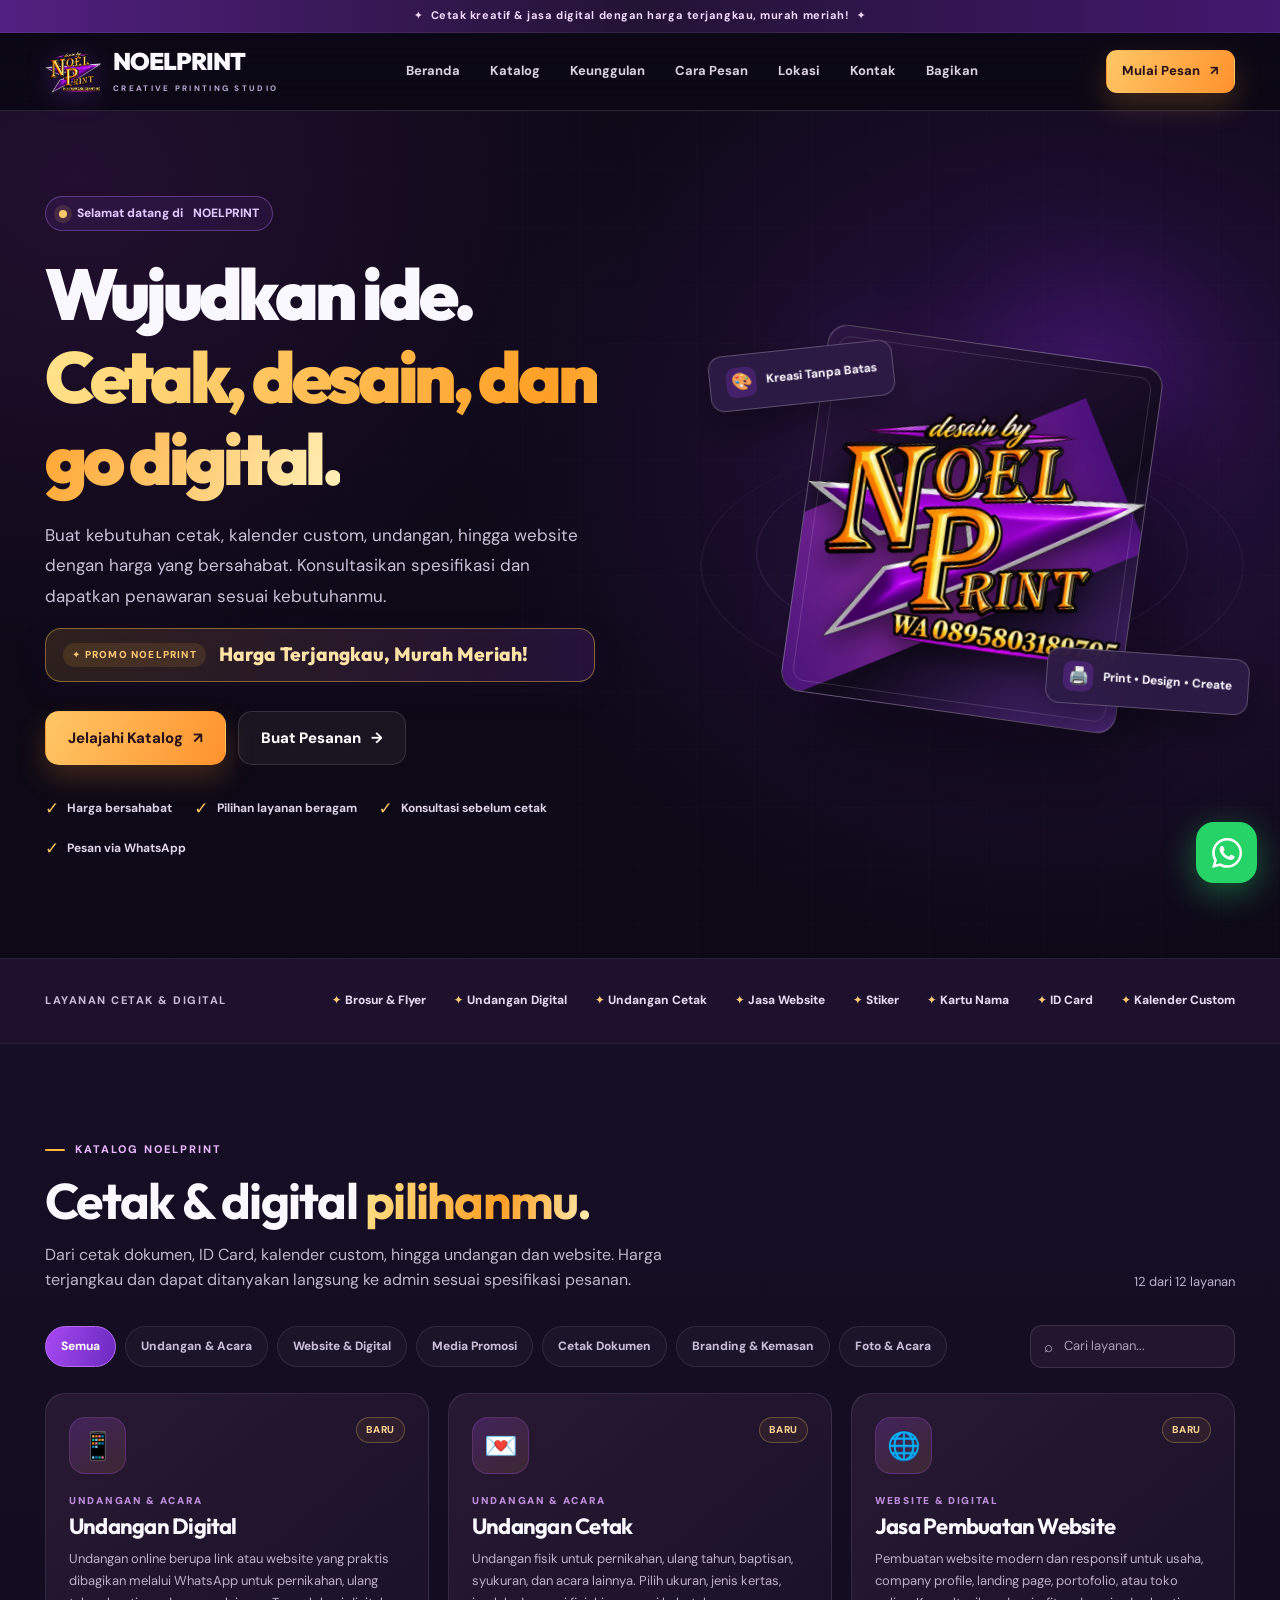
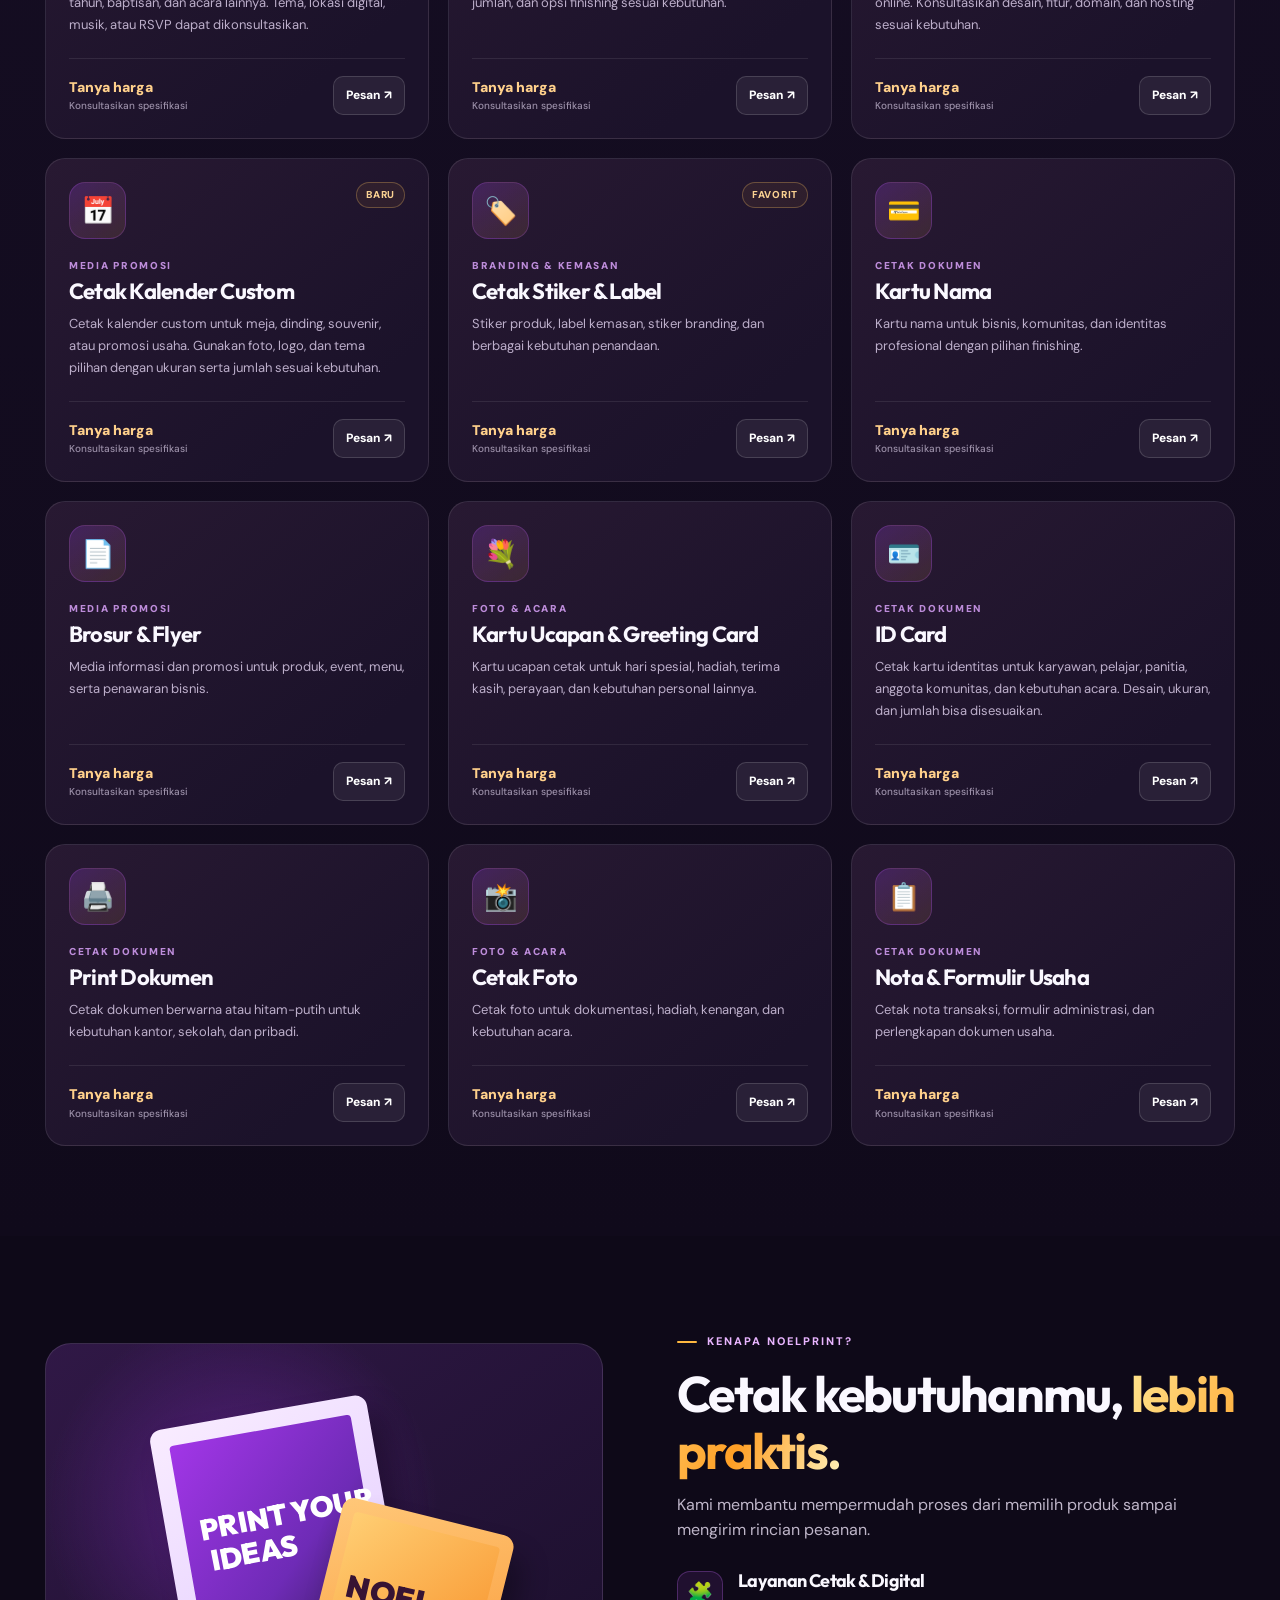
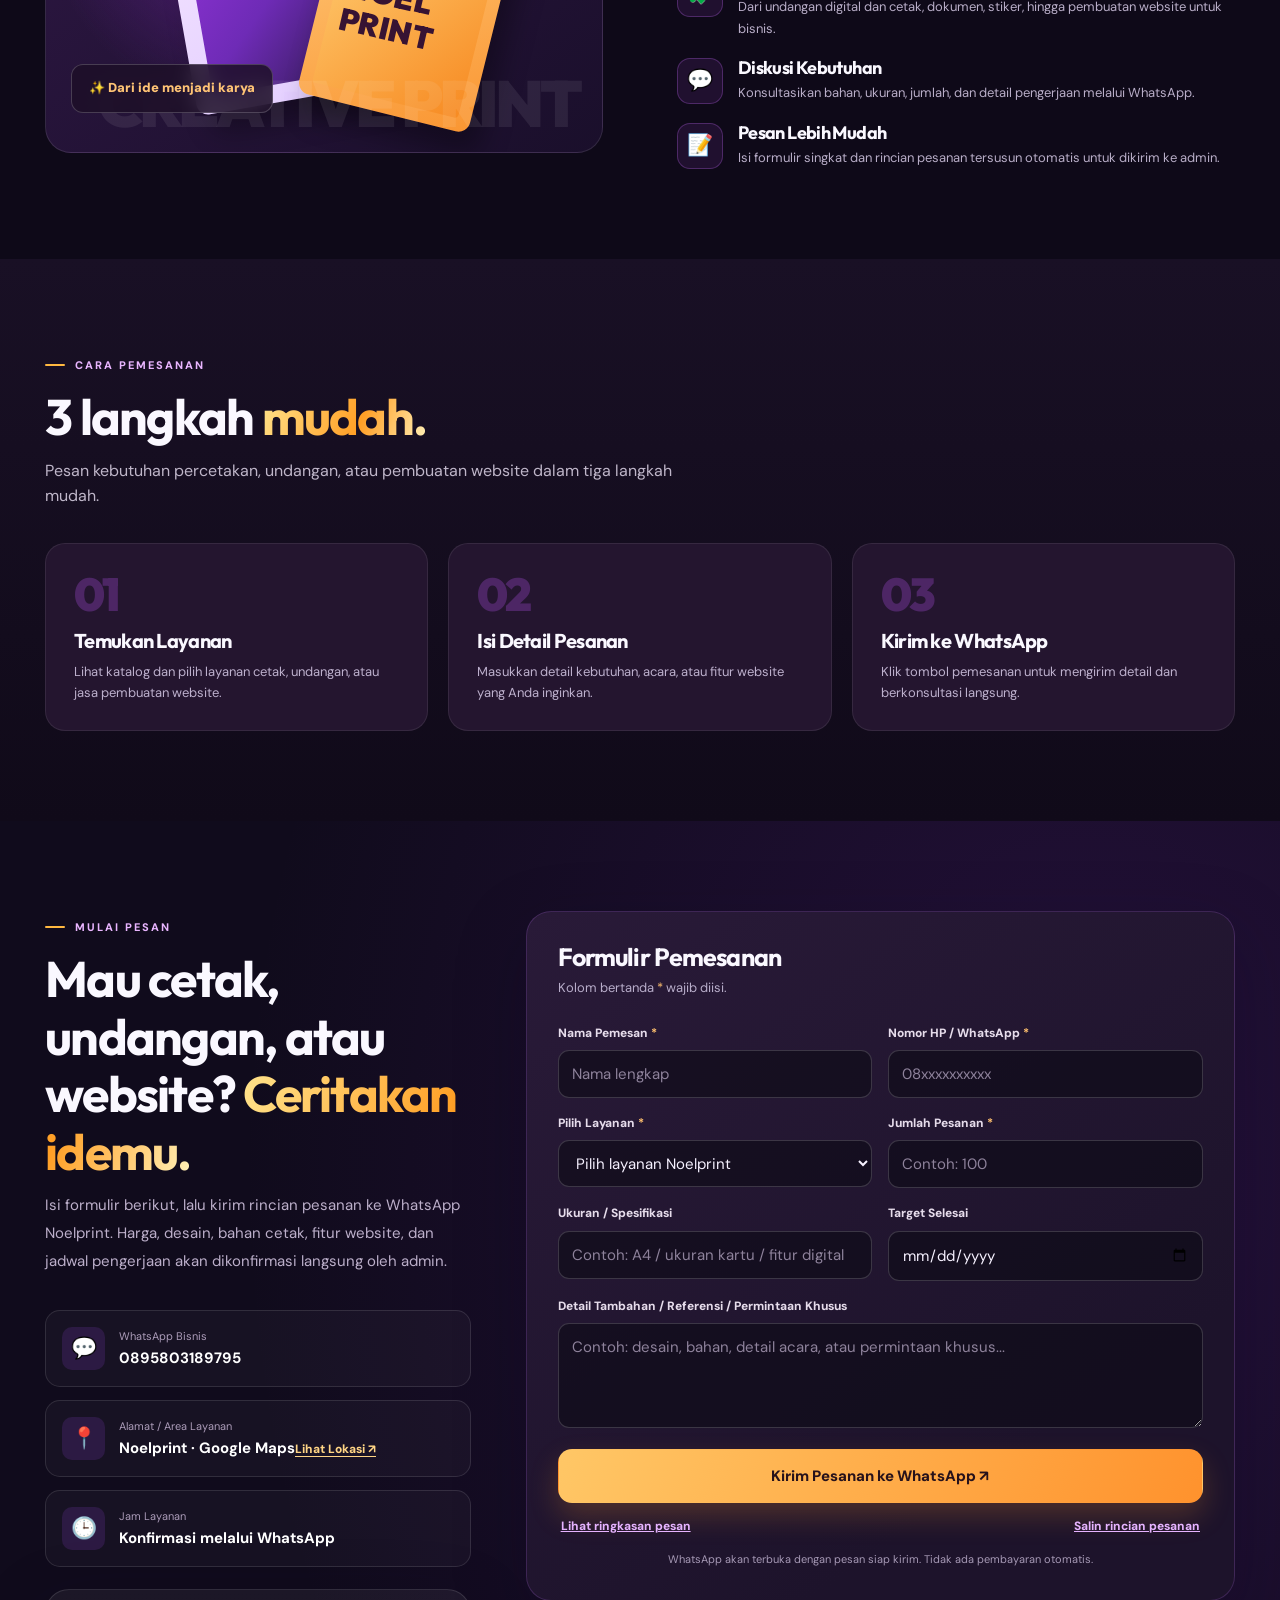
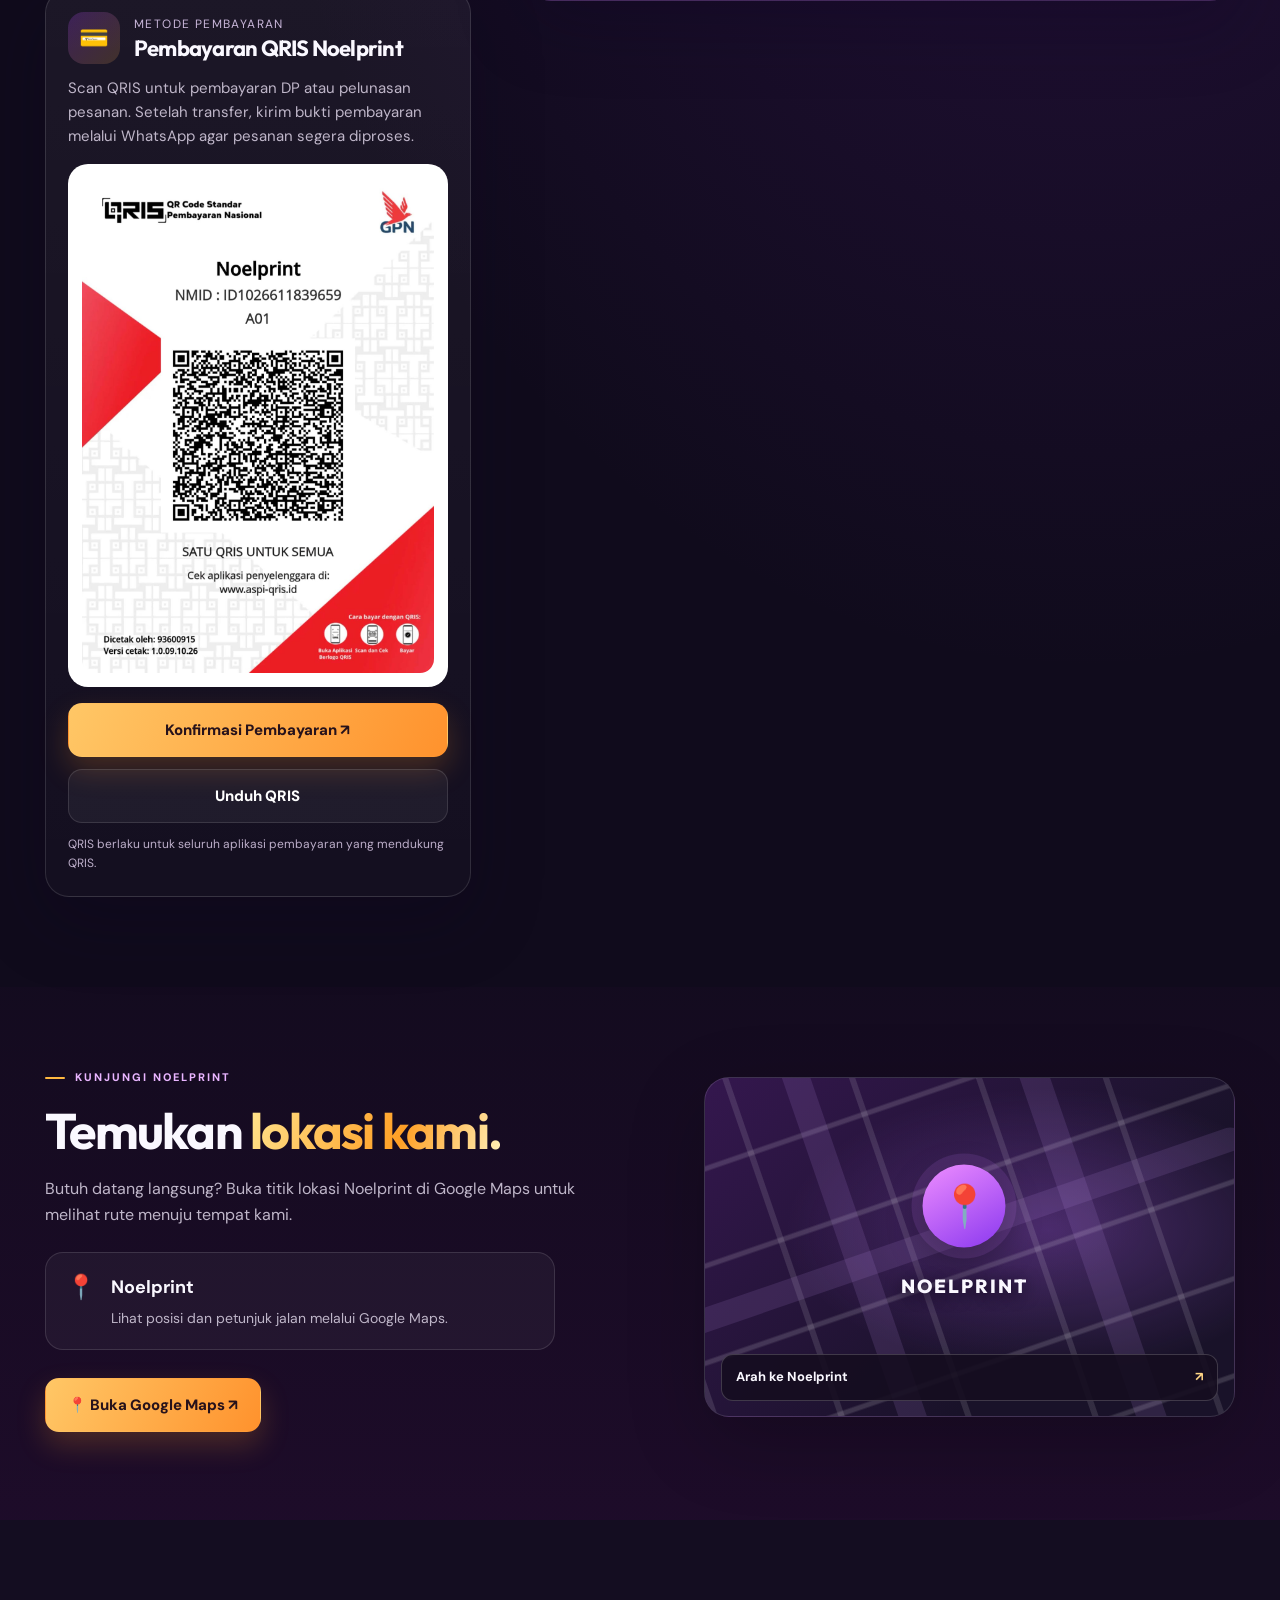
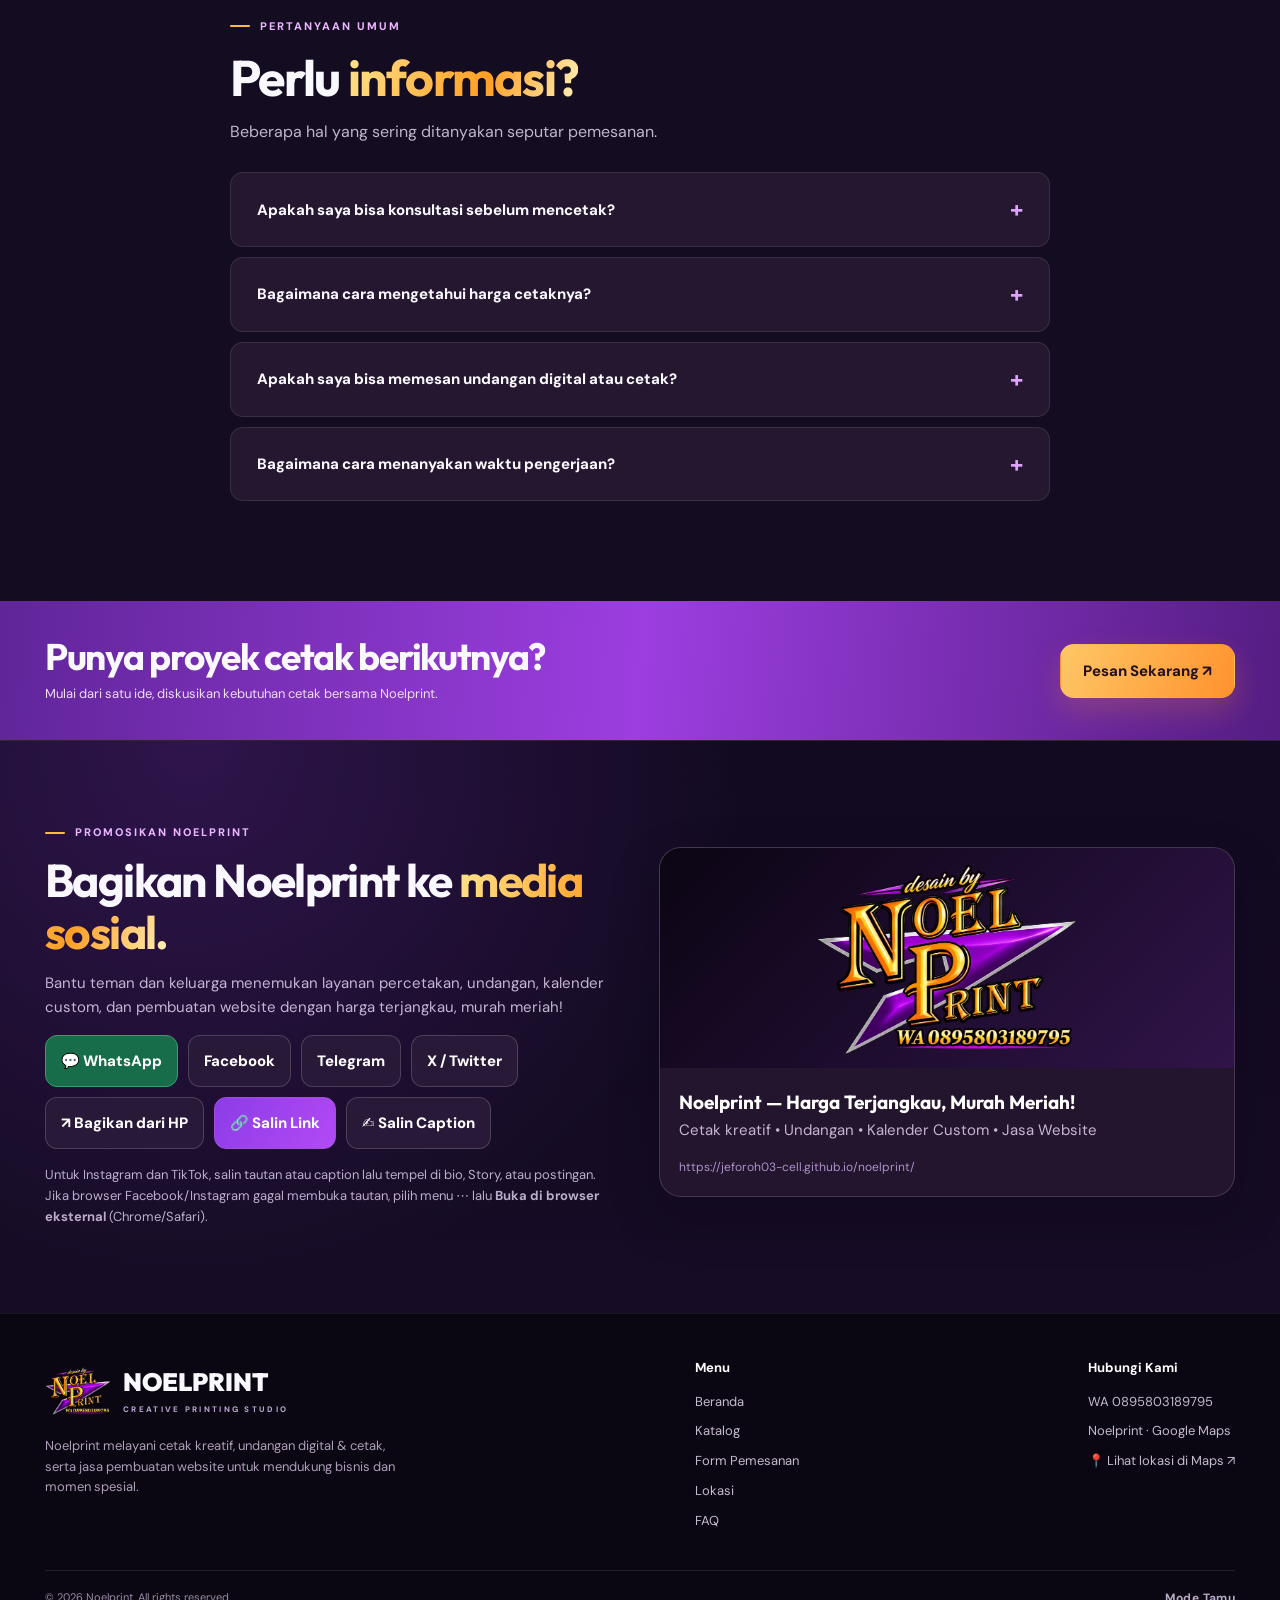
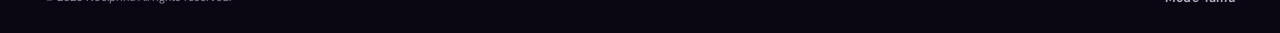
<file: index.html>
<!doctype html>
<html lang="id">
<head>
<meta charset="utf-8" />
<meta name="viewport" content="width=device-width, initial-scale=1" />
<meta name="theme-color" content="#140b20" />
<meta name="description" content="Noelprint — jasa pembuatan website, undangan digital, undangan cetak, dan percetakan. Lihat katalog dan pesan langsung melalui WhatsApp." />
<title>Noelprint | Percetakan & Kreatif</title>
<link rel="canonical" href="https://jeforoh03-cell.github.io/noelprint/" />
<meta property="og:locale" content="id_ID" />
<meta property="og:type" content="website" />
<meta property="og:site_name" content="Noelprint" />
<meta property="og:title" content="Noelprint — Cetak & Desain Harga Terjangkau" />
<meta property="og:description" content="Cetak ID Card, kalender custom, stiker, undangan digital & cetak, hingga jasa pembuatan website. Harga terjangkau, murah meriah! Pesan via WhatsApp." />
<meta property="og:url" content="https://jeforoh03-cell.github.io/noelprint/" />
<meta property="og:image" content="https://jeforoh03-cell.github.io/noelprint/social-preview.png?v=3" />
<meta property="og:image:secure_url" content="https://jeforoh03-cell.github.io/noelprint/social-preview.png?v=3" />
<meta property="og:image:type" content="image/png" />
<meta property="og:image:width" content="1200" />
<meta property="og:image:height" content="630" />
<meta property="og:image:alt" content="Noelprint — Percetakan, Undangan, Kalender Custom dan Website" />
<meta name="twitter:card" content="summary_large_image" />
<meta name="twitter:title" content="Noelprint — Cetak & Desain Harga Terjangkau" />
<meta name="twitter:description" content="Cetak kreatif, undangan, kalender custom & website. Harga terjangkau, murah meriah!" />
<meta name="twitter:image" content="https://jeforoh03-cell.github.io/noelprint/social-preview.png?v=3" />
<style>
@import url('https://fonts.googleapis.com/css2?family=DM+Sans:wght@400;500;600;700;800&family=Outfit:wght@400;500;600;700;800;900&display=swap');
:root{--bg:#0d0916;--bg2:#160e25;--panel:#20152e;--purple:#a843f7;--accent:#a943f7;--yellow:#ffb840;--text:#faf8ff;--muted:#bfb6c9;--stroke:rgba(255,255,255,.12);--shadow:0 24px 70px rgba(12,3,31,.25);--radius:22px}
*{box-sizing:border-box}html{scroll-behavior:smooth;scroll-padding-top:94px}body{margin:0;background:var(--bg);color:var(--text);font:15px/1.6 'DM Sans',system-ui,-apple-system,'Segoe UI',sans-serif;overflow-x:hidden}body.lock{overflow:hidden}button,input,textarea,select{font:inherit}button{cursor:pointer}a{text-decoration:none;color:inherit}button:focus-visible,a:focus-visible,input:focus-visible,select:focus-visible,textarea:focus-visible{outline:3px solid var(--yellow);outline-offset:3px}::selection{background:#ad51ee88;color:#fff}.container{width:min(1190px,calc(100% - 48px));margin:auto}.gradient-text{background:linear-gradient(110deg,#ffe28a 2%,#ff9f25 60%,#fff2ba);-webkit-background-clip:text;background-clip:text;color:transparent}.section{padding:90px 0}.eyebrow{display:inline-flex;align-items:center;gap:10px;color:#e9b5ff;font-weight:800;font-size:11px;text-transform:uppercase;letter-spacing:2px}.eyebrow:before{content:'';width:20px;height:2px;border-radius:2px;background:var(--yellow)}h1,h2,h3,h4,p{margin-top:0}h1,h2,h3,h4{font-family:'Outfit','DM Sans',sans-serif;line-height:1.15;letter-spacing:-.035em}h2{font-size:clamp(32px,4vw,50px);margin:14px 0 12px}h3{font-size:21px}.section-lead{color:var(--muted);font-size:16px;max-width:650px;margin:0}.btn{border:1px solid transparent;display:inline-flex;align-items:center;justify-content:center;gap:10px;border-radius:14px;padding:14px 22px;min-height:50px;font-weight:800;white-space:nowrap;transition:.2s transform,.2s background,.2s border,.2s box-shadow}.btn:hover{transform:translateY(-2px)}.btn-primary{background:linear-gradient(115deg,#ffc766,#ff922d);color:#27121b;box-shadow:0 13px 29px #ff992536}.btn-primary:hover{box-shadow:0 16px 30px #ff99254d}.btn-outline{background:rgba(255,255,255,.05);border-color:var(--stroke);color:#fff}.btn-outline:hover{background:rgba(255,255,255,.12)}.btn-purple{background:linear-gradient(115deg,var(--accent),#692ec9);color:#fff}.btn:disabled{opacity:.47;cursor:not-allowed;box-shadow:none;transform:none}.small-btn{padding:10px 15px;min-height:40px;font-size:13px;border-radius:11px}
/* HEADER */
.announcement{height:33px;background:linear-gradient(90deg,#522081,#231334,#43186f);border-bottom:1px solid #fff1;text-align:center;display:flex;align-items:center;justify-content:center;font-size:11px;letter-spacing:.05em;color:#f4d9ff;font-weight:700}.announcement strong{color:#ffce75}.site-header{position:sticky;top:0;z-index:40;background:rgba(13,9,22,.84);backdrop-filter:blur(20px);-webkit-backdrop-filter:blur(20px);border-bottom:1px solid var(--stroke)}.nav{height:77px;display:flex;align-items:center;justify-content:space-between;gap:16px}.brand{display:flex;align-items:center;gap:11px;min-width:0}.brand-symbol{width:57px;height:57px;object-fit:contain;filter:drop-shadow(0 5px 12px #a444f750)}.brand-name{font:900 24px/1 'Outfit',sans-serif;letter-spacing:-.04em}.brand-name span{color:var(--yellow)}.brand-sub{display:block;letter-spacing:2.3px;text-transform:uppercase;font-size:8px;font-weight:800;color:#b9a6d0;margin-top:5px}.nav-links{display:flex;align-items:center;gap:30px;font-weight:700;font-size:13px;color:#d8d1e1}.nav-links a:hover{color:var(--yellow)}.nav-actions{display:flex;align-items:center;gap:11px}.mobile-menu-btn{display:none;background:#ffffff15;border:1px solid var(--stroke);border-radius:11px;color:white;width:44px;height:44px;align-items:center;justify-content:center;font-size:22px}.mobile-menu{display:none;border-top:1px solid var(--stroke);padding:12px 24px 23px;background:#160e24}.mobile-menu a{display:block;padding:12px;border-bottom:1px solid #ffffff12;font-weight:700}.mobile-menu.open{display:block}
/* HERO */
.hero{position:relative;isolation:isolate;background:radial-gradient(ellipse 58% 76% at 83% 40%,rgba(130,44,213,.23),transparent 80%),radial-gradient(ellipse 60% 80% at 6% 8%,#3a164c7a,transparent 74%),#0d0916;overflow:hidden}.hero:before{content:'';position:absolute;inset:0;z-index:-1;opacity:.23;background-image:linear-gradient(#ffffff0d 1px,transparent 1px),linear-gradient(90deg,#ffffff0d 1px,transparent 1px);background-size:58px 58px;mask-image:linear-gradient(90deg,#0004,#000 70%)}.hero-inner{display:grid;grid-template-columns:1.08fr .92fr;align-items:center;gap:46px;padding:85px 0 95px;min-height:615px}.hero-pill{display:inline-flex;align-items:center;gap:10px;padding:7px 13px;border:1px solid #b779fa60;color:#e2c6ff;background:#9146d61b;border-radius:999px;font-size:12px;font-weight:800}.pulse{width:8px;height:8px;border-radius:100%;background:#ffc76a;box-shadow:0 0 0 5px #ffc76a20}.hero h1{font-size:clamp(46px,5.6vw,82px);letter-spacing:-.06em;margin:22px 0 19px;max-width:660px}.hero h1 strong{font-weight:900}.hero p{color:#cbc0d9;max-width:540px;font-size:17px;line-height:1.8}.hero-actions{display:flex;gap:12px;flex-wrap:wrap;margin:29px 0 30px}.hero-points{display:flex;flex-wrap:wrap;gap:13px 22px;color:#dfd4ea;font-size:12px;font-weight:700}.hero-points span{display:flex;align-items:center;gap:8px}.check{color:#ffc565;font-size:17px}.hero-art{height:472px;position:relative;display:flex;align-items:center;justify-content:center;perspective:800px}.orbit{position:absolute;border:1px solid #dd9aff25;border-radius:50%;width:420px;height:420px;transform:rotateX(63deg) rotate(-16deg)}.orbit:nth-child(2){width:520px;height:520px;border-color:#efb5ff13}.poster-card{height:370px;width:338px;position:relative;transform:rotate(8deg);border:1px solid #fff4;border-radius:20px;background:linear-gradient(135deg,#301647,#110a1c 60%,#4d267a);box-shadow:24px 35px 100px #0008,-16px -16px 70px #a74cff17;overflow:hidden;display:flex;align-items:center;justify-content:center}.poster-card:before{content:'';position:absolute;width:390px;height:165px;transform:rotate(-30deg);background:linear-gradient(90deg,#6d1cb1,#dd42f4,#7115b6);left:-60px;top:125px;filter:blur(0px);opacity:.6}.poster-card:after{content:'';position:absolute;inset:10px;border:1px solid #fff2;border-radius:12px;pointer-events:none}.poster-card img{position:relative;z-index:2;width:102%;max-height:360px;object-fit:contain;filter:drop-shadow(0 10px 12px #0008)}.floating-tag{position:absolute;z-index:3;display:flex;align-items:center;gap:10px;padding:12px 16px;border:1px solid #ffffff3a;border-radius:14px;box-shadow:0 15px 40px #0006;backdrop-filter:blur(18px);background:#2c1b45e9;font-size:12px;font-weight:800}.floating-tag .bubble{display:grid;place-items:center;height:30px;width:30px;border-radius:9px;background:#a13ef53b;font-size:17px}.tag-one{top:55px;left:0;transform:rotate(-6deg)}.tag-two{bottom:56px;right:-14px;transform:rotate(4deg)}.hero-decoration{position:absolute;border-radius:50%;filter:blur(70px);background:#9524ff59;width:180px;height:180px;top:0;right:50px}
/* STRIP */
.strip{background:#1d112d;border-top:1px solid #ffffff0e;border-bottom:1px solid #ffffff0e}.strip-inner{display:flex;align-items:center;justify-content:space-between;gap:18px;min-height:84px}.strip-label{font-weight:800;color:#c8bad5;letter-spacing:1.5px;font-size:11px}.strip-list{display:flex;flex-wrap:wrap;justify-content:flex-end;gap:15px 28px;font-weight:800;font-size:12px;color:#e5d8ef}.strip-list b{color:#ffcb79}
/* CATALOG */
.catalog{background:linear-gradient(180deg,#160e24,#100a1b)}.section-heading{display:flex;align-items:flex-end;justify-content:space-between;gap:24px;margin-bottom:32px}.counter{color:#bcb0ca;font-size:13px;white-space:nowrap}.catalog-toolbar{display:flex;justify-content:space-between;align-items:center;gap:14px;margin-bottom:25px;flex-wrap:wrap}.filters{display:flex;gap:9px;flex-wrap:wrap}.filter-btn{background:#ffffff08;color:#c9bcd8;border:1px solid #ffffff17;border-radius:100px;padding:10px 15px;font-size:12px;font-weight:800;transition:.18s}.filter-btn:hover,.filter-btn.active{background:linear-gradient(100deg,#a648f3,#6b2bbf);border-color:#b66af2;color:white}.search-box{display:flex;align-items:center;gap:9px;min-width:205px;height:43px;border:1px solid #ffffff1e;background:#22162f;border-radius:12px;padding:0 13px;color:#bcb2cb}.search-box input{width:100%;background:none;border:0;outline:0;color:white;font-size:13px}.search-box input::placeholder{color:#a99bb8}.cards{display:grid;grid-template-columns:repeat(3,minmax(0,1fr));gap:19px}.service-card{position:relative;background:linear-gradient(140deg,#281932,#1b122a 78%);border:1px solid #ffffff19;border-radius:20px;padding:23px;display:flex;flex-direction:column;min-height:292px;transition:.24s transform,.24s border,.24s box-shadow;overflow:hidden}.service-card:before{content:'';position:absolute;inset:0;border-top:2px solid transparent;background:linear-gradient(90deg,var(--accent),transparent) top/100% 2px no-repeat;opacity:0;transition:.2s;pointer-events:none}.service-card:hover{transform:translateY(-6px);border-color:#b45af97a;box-shadow:0 22px 40px #06031060}.service-card:hover:before{opacity:1}.card-top{display:flex;justify-content:space-between;align-items:start}.service-icon{height:57px;width:57px;border-radius:16px;background:linear-gradient(145deg,#a949f739,#ffb8411b);border:1px solid #b95af13c;display:grid;place-items:center;font-size:27px}.card-badge{font-size:10px;font-weight:800;text-transform:uppercase;letter-spacing:.7px;color:#fbd292;background:#ffad3b12;border:1px solid #ffc66349;border-radius:30px;padding:4px 9px}.card-cat{display:block;margin:19px 0 5px;font-size:10px;letter-spacing:1.7px;text-transform:uppercase;color:#bd8cda;font-weight:900}.service-card h3{margin:0 0 9px;font-size:22px}.service-card .desc{font-size:13px;color:#bdafcb;margin-bottom:22px;line-height:1.68}.card-foot{border-top:1px solid #ffffff16;padding-top:17px;margin-top:auto;display:flex;align-items:center;justify-content:space-between;gap:9px}.card-price{color:#ffd08b;font-weight:900;font-size:14px}.card-price small{display:block;color:#9b8fa8;font-weight:500;font-size:10px}.card-foot .mini-order{background:#ffffff10;border:1px solid #ffffff25;color:#fff;padding:9px 12px;border-radius:10px;font-size:12px;font-weight:800}.card-foot .mini-order:hover{background:#a746ed}.empty-state{padding:60px 15px;text-align:center;border:1px dashed #ffffff35;border-radius:22px;color:#a9a0b6}.empty-state strong{color:white;display:block;font-size:21px;margin-bottom:6px}
/* WHY */
.why{background:#0e0918}.why-grid{display:grid;grid-template-columns:1fr 1fr;gap:74px;align-items:center}.feature-visual{position:relative;height:410px;border-radius:26px;background:radial-gradient(circle at 35% 40%,#7627ae96,transparent 45%),linear-gradient(145deg,#301846,#1a0f2b);border:1px solid #ffffff1b;overflow:hidden;display:flex;align-items:center;justify-content:center}.feature-visual:after{content:'CREATIVE PRINT';position:absolute;bottom:16px;right:23px;color:#ffffff14;font:900 65px/1 'Outfit',sans-serif;white-space:nowrap;letter-spacing:-4px}.mock-sheet{width:220px;height:289px;border-radius:12px;background:linear-gradient(155deg,#f9ecff,#dfc8ff);position:absolute;transform:rotate(-10deg) translateX(-43px);box-shadow:14px 20px 28px #0005;overflow:hidden}.mock-sheet:before{content:'';position:absolute;inset:18px;background:linear-gradient(135deg,#a236e7,#6e2bb6 55%,#25173f);border-radius:4px}.mock-sheet:after{content:'PRINT YOUR\A  IDEAS';white-space:pre;position:absolute;font:900 29px/1.1 'Outfit';color:#fff;inset:89px 0 0 35px;transform:rotate(-1deg)}.mock-sheet-small{height:202px;width:176px;background:linear-gradient(150deg,#ffc879,#fa9632);transform:rotate(14deg) translate(96px,45px)}.mock-sheet-small:before{background:linear-gradient(130deg,#ffce73,#f78b23);inset:13px}.mock-sheet-small:after{content:'NOEL\A PRINT';font-size:31px;color:#371333;inset:68px 0 0 24px}.feature-chip{position:absolute;bottom:39px;left:25px;z-index:3;padding:13px 17px;background:#1e1028db;backdrop-filter:blur(10px);border-radius:12px;border:1px solid #ffffff30;font-weight:900;color:#ffc475;font-size:13px}.feature-list{display:grid;gap:18px;margin-top:28px}.feature-item{display:flex;gap:15px}.feature-item .iconbox{height:46px;width:46px;flex-shrink:0;display:grid;place-items:center;border-radius:13px;background:#b752ee1b;border:1px solid #bf67f24a;font-size:21px}.feature-item h3{font-size:18px;margin:0 0 4px}.feature-item p{font-size:13px;margin:0;color:#b8adc7;line-height:1.7}
/* STEPS */
.steps{background:linear-gradient(180deg,#191025,#100a19)}.steps-grid{display:grid;grid-template-columns:repeat(3,1fr);gap:20px;margin-top:34px}.step{background:#24152f;border:1px solid #ffffff15;border-radius:20px;padding:27px 28px;position:relative}.step-number{font:900 46px/1 'Outfit';letter-spacing:-3px;color:#ad51e54d;margin-bottom:12px}.step h3{font-size:20px;margin-bottom:10px}.step p{margin:0;color:#bdb0cd;font-size:13px}
/* FORM */
.order-section{background:radial-gradient(ellipse at 85% 20%,#6b23a538,transparent 55%),#100b1c}.order-grid{display:grid;grid-template-columns:.75fr 1.25fr;gap:55px;align-items:start}.order-note{color:#bcafca;font-size:15px;line-height:1.85}.contact-block{margin-top:35px;display:grid;gap:13px}.contact-card{display:flex;align-items:center;gap:14px;padding:16px;border:1px solid #ffffff1d;background:#ffffff08;border-radius:15px}.contact-card .contact-icon{display:grid;place-items:center;background:#a34bed27;border-radius:10px;width:43px;height:43px;font-size:21px}.contact-card small{display:block;color:#ac9cb9;font-size:11px}.contact-card strong{color:#fff;font-size:15px;overflow-wrap:anywhere}.form-panel{border:1px solid #b569ed36;border-radius:25px;background:linear-gradient(145deg,#291a38,#1d132b 75%);padding:31px;box-shadow:var(--shadow)}.form-panel h3{font-size:25px;margin:0 0 6px}.form-caption{color:#b8adca;margin:0 0 25px;font-size:13px}.form-grid{display:grid;grid-template-columns:1fr 1fr;gap:16px}.field{display:flex;flex-direction:column;gap:7px}.field.wide{grid-column:1/-1}.field label{font-size:12px;color:#e6dceb;font-weight:800}.field label em{font-style:normal;color:#ffc06e}.control{width:100%;min-height:47px;border:1px solid #ffffff2a;background:#0e0b18a6;border-radius:11px;color:#f6f1ff;padding:11px 13px;outline:0;transition:border .2s}.control:focus{border-color:#c380ff;box-shadow:0 0 0 3px #bd74ff1c}.control::placeholder{color:#8e829b}.control option{background:#20152d}.field textarea{min-height:105px;resize:vertical}.order-submit{width:100%;margin-top:21px}.fineprint{font-size:11px;color:#a699b5;text-align:center;margin:12px 0 0}.message-preview{background:#100b1c;padding:14px;border-radius:12px;border:1px dashed #ab74d65e;font-size:11px;color:#bbb1cd;white-space:pre-wrap;overflow-wrap:anywhere;max-height:170px;overflow:auto;margin-top:15px;display:none}.message-preview.show{display:block}.order-tools{display:flex;align-items:center;justify-content:space-between;gap:12px;margin-top:11px;flex-wrap:wrap}.text-btn{background:none;border:0;color:#e6b3ff;text-decoration:underline;font-size:12px;font-weight:800;padding:3px}.text-btn:hover{color:#ffc96f}
/* FAQ */
.faq{background:#140d21}.faq-wrap{max-width:820px;margin:auto}.faq-wrap .section-lead{margin-bottom:28px}.faq details{background:#24172f;border:1px solid #ffffff19;border-radius:13px;margin:10px 0;padding:0 20px}.faq summary{padding:18px 6px;cursor:pointer;font-weight:800;list-style:none;display:flex;align-items:center;justify-content:space-between;gap:12px}.faq summary::-webkit-details-marker{display:none}.faq summary:after{content:'+';font-size:23px;color:#e0a2ff}.faq details[open] summary:after{content:'−'}.faq details p{color:#b6a9c4;margin:0;padding:0 4px 18px;font-size:13px}
/* CTA & FOOTER */
.cta-band{padding:35px 0;background:linear-gradient(95deg,#602599,#9c3ee0 50%,#551d83)}.cta-inner{display:flex;align-items:center;justify-content:space-between;gap:25px}.cta-band h2{font-size:clamp(25px,3vw,37px);margin:0 0 5px}.cta-band p{margin:0;color:#efddfc;font-size:13px}footer{background:#0b0712;border-top:1px solid #fff1;padding:44px 0 25px}.footer-top{display:flex;justify-content:space-between;gap:30px;flex-wrap:wrap}.footer-brand{display:flex;align-items:center;gap:12px}.footer-brand img{width:66px;height:66px;object-fit:contain}.footer-summary{max-width:360px;color:#ad9eba;font-size:13px;margin-top:12px}.footer-links{display:flex;flex-direction:column;gap:9px;font-size:13px;color:#c6bace}.footer-links b{color:#fff;margin-bottom:4px}.footer-links a:hover{color:#ffbf65}.footer-bottom{display:flex;justify-content:space-between;align-items:center;gap:16px;border-top:1px solid #ffffff1a;margin-top:38px;padding-top:18px;font-size:11px;color:#998ba6;flex-wrap:wrap}.edit-access{border:1px solid #ffffff21;border-radius:8px;padding:7px 12px;background:#ffffff09;color:#c7a6dc;font-size:11px;font-weight:800}.edit-access:hover{color:#fff;background:#7339ae}.wa-floating{position:fixed;right:23px;bottom:23px;z-index:44;width:61px;height:61px;border-radius:18px;display:flex;align-items:center;justify-content:center;background:#25d366;color:#fff;box-shadow:0 8px 35px #25d36670;transition:transform .2s}.wa-floating:hover{transform:translateY(-3px) scale(1.04)}.wa-floating svg{width:30px;height:30px}.wa-floating.hidden{display:none}.toast{position:fixed;bottom:99px;right:22px;z-index:100;background:#fff;color:#22102f;padding:12px 18px;border-radius:11px;font-size:13px;font-weight:800;box-shadow:0 10px 40px #0006;transform:translateY(18px);opacity:0;pointer-events:none;transition:.3s;max-width:340px}.toast.show{transform:translateY(0);opacity:1}
/* EDIT DRAWER */
.overlay{position:fixed;inset:0;background:#030207ae;z-index:79;opacity:0;pointer-events:none;transition:opacity .2s}.overlay.open{opacity:1;pointer-events:auto}.admin{position:fixed;z-index:80;right:0;top:0;bottom:0;width:min(570px,100%);background:#161021;border-left:1px solid #ffffff26;box-shadow:-25px 0 80px #0008;transform:translateX(103%);transition:transform .28s ease;display:flex;flex-direction:column}.admin.open{transform:translateX(0)}.admin-header{display:flex;align-items:center;justify-content:space-between;padding:23px 25px;border-bottom:1px solid #ffffff21}.admin-header h2{font-size:24px;margin:4px 0 0}.close-btn{border:1px solid #ffffff25;background:#ffffff12;color:white;border-radius:10px;width:39px;height:39px;font-size:24px;display:grid;place-items:center}.admin-tabs{padding:14px 20px;border-bottom:1px solid #ffffff16;display:flex;gap:7px;overflow-x:auto}.admin-tab{border:1px solid #ffffff1b;background:#ffffff09;color:#c8b7d4;border-radius:9px;white-space:nowrap;padding:10px 13px;font-size:12px;font-weight:800}.admin-tab.active{background:#a747ef;color:white;border-color:#a747ef}.admin-body{overflow-y:auto;padding:22px 25px 32px;flex:1}.admin-panel{display:none}.admin-panel.active{display:block}.admin-panel h3{font-size:21px;margin-bottom:5px}.admin-description{color:#b9a9c5;font-size:12px;margin-bottom:19px}.admin-stack{display:grid;gap:15px}.admin-actions{position:sticky;bottom:0;display:flex;gap:8px;background:#161021;padding:15px 25px;border-top:1px solid #ffffff1c}.admin-actions .btn{flex:1}.admin-tip{padding:13px;background:#51316140;border:1px solid #ac62e643;border-radius:11px;color:#d7b8e7;font-size:12px;line-height:1.65;margin:17px 0}.admin-divider{border:0;height:1px;background:#ffffff18;margin:20px 0}.logo-preview{max-width:210px;max-height:105px;object-fit:contain;display:block;background:#241332;border:1px solid #ffffff19;padding:6px;border-radius:12px;margin-bottom:7px}.toggle-field{display:flex;align-items:center;justify-content:space-between;gap:15px;background:#ffffff09;border:1px solid #ffffff16;border-radius:11px;padding:14px}.toggle-field strong{display:block;font-size:13px}.toggle-field small{display:block;color:#ab9dbc;font-size:11px}.toggle-field input{width:20px;height:20px;accent-color:#ab4af6}.catalog-admin-list{display:grid;gap:10px;margin-top:16px}.admin-service{display:flex;align-items:center;gap:11px;border:1px solid #ffffff1a;background:#ffffff08;border-radius:11px;padding:12px}.admin-service .emoji{font-size:24px;width:38px;text-align:center}.admin-service .info{flex:1;min-width:0}.admin-service .info strong{font-size:13px;display:block;overflow:hidden;text-overflow:ellipsis;white-space:nowrap}.admin-service .info small{color:#ae9fc0;font-size:10px}.admin-service button{border:1px solid #ffffff28;background:#ffffff10;color:#fff;border-radius:8px;padding:7px 10px;font-size:11px;font-weight:800}.admin-service button.danger{color:#ffb7be}.inline-actions{display:flex;gap:6px}.editor-modal{position:fixed;z-index:95;inset:0;display:none;align-items:center;justify-content:center;padding:15px;background:#000a}.editor-modal.open{display:flex}.editor-box{width:min(555px,100%);max-height:94vh;overflow-y:auto;background:#20142f;border:1px solid #ffffff35;border-radius:20px;padding:23px;box-shadow:0 18px 80px #0009}.editor-head{display:flex;align-items:center;justify-content:space-between;margin-bottom:20px}.editor-head h3{margin:0}.editor-fields{display:grid;grid-template-columns:1fr 1fr;gap:13px}.editor-buttons{display:flex;gap:8px;justify-content:flex-end;margin-top:20px}.modal-warn{font-size:11px;color:#c9b5d3}.help-card{background:#ffffff09;border:1px solid #ffffff18;border-radius:13px;padding:16px;margin-bottom:13px}.help-card h4{font-size:16px;margin-bottom:7px}.help-card p{font-size:12px;color:#baaacc;margin:0}.backup-buttons{display:flex;gap:9px;flex-wrap:wrap;margin:16px 0}.backup-buttons .btn{flex:1;font-size:12px}.color-row{display:flex;align-items:center;gap:12px}.color-row input{width:52px;height:45px;border:0;background:none;cursor:pointer}.hide{display:none!important}
.invite-fields{grid-column:1/-1;background:linear-gradient(135deg,rgba(172,77,248,.13),rgba(255,184,64,.06));border:1px solid rgba(182,126,236,.29);border-radius:16px;padding:17px}.invite-info{display:flex;flex-direction:column;gap:3px;margin-bottom:14px}.invite-info strong{color:#ffcd77;font-size:15px}.invite-info span{font-size:12px;line-height:1.6;color:#d8c8e5}.invite-grid{gap:14px}.invite-grid .control{background:#160e25}@media(max-width:1080px){.nav-links{gap:16px}.hero-inner{gap:12px}.hero-art{transform:scale(.88)}.cards{grid-template-columns:repeat(2,1fr)}.why-grid{gap:35px}.order-grid{gap:30px}}@media(max-width:800px){.container{width:min(100% - 34px,620px)}.nav{height:66px}.nav-links,.nav-actions>.desktop-cta{display:none}.mobile-menu-btn{display:flex}.brand-symbol{width:48px;height:48px}.brand-name{font-size:22px}.hero-inner{display:flex;flex-direction:column;text-align:center;padding:61px 0 40px;gap:25px;min-height:0}.hero h1{font-size:clamp(46px,8.7vw,67px);margin-top:16px}.hero p{margin-left:auto;margin-right:auto;font-size:15px}.hero-actions,.hero-points{justify-content:center}.hero-art{height:380px;transform:scale(.9);width:100%}.poster-card{width:295px;height:335px}.poster-card img{max-height:325px}.floating-tag.tag-one{left:5px}.floating-tag.tag-two{right:0}.strip-inner{flex-direction:column;justify-content:center;padding:17px 0;gap:10px}.strip-list{justify-content:center}.section{padding:68px 0}.why-grid,.order-grid{grid-template-columns:1fr}.why-grid .feature-visual{order:2}.steps-grid{grid-template-columns:1fr}.cta-inner{flex-direction:column;text-align:center}.footer-top{display:grid;grid-template-columns:1fr 1fr}.footer-top>div:first-child{grid-column:1/-1}}@media(max-width:550px){.container{width:calc(100% - 30px)}.announcement{font-size:9px;padding:0 7px}.brand-symbol{width:43px;height:43px}.brand-name{font-size:21px}.brand-sub{font-size:7px}.hero-inner{padding-top:48px}.hero h1{font-size:47px}.hero p{font-size:14px}.hero-actions{gap:9px}.hero-actions .btn{padding:12px 14px;font-size:12px}.hero-art{height:310px;transform:scale(.73);margin:-18px 0 -35px}.hero-points{font-size:11px;gap:7px 12px}.section-heading{display:block}.counter{display:block;margin-top:12px}.cards{grid-template-columns:1fr;gap:13px}.service-card{min-height:265px}.catalog-toolbar{display:block}.filters{gap:7px;margin-bottom:16px}.filter-btn{font-size:11px;padding:9px 10px}.search-box{width:100%}.feature-visual{height:300px}.mock-sheet{transform:scale(.78) rotate(-10deg) translateX(-45px)}.mock-sheet-small{transform:scale(.78) rotate(14deg) translate(90px,45px)}.form-panel{padding:19px;border-radius:18px}.form-grid,.editor-fields{grid-template-columns:1fr}.form-panel h3{font-size:23px}.order-section .section-lead{font-size:14px}.footer-top{grid-template-columns:1fr}.footer-top>div:first-child{grid-column:auto}.footer-bottom{display:block}.footer-bottom .edit-access{margin-top:12px}.wa-floating{height:55px;width:55px;right:15px;bottom:17px}.admin-header{padding:17px 17px}.admin-tabs{padding:12px 13px}.admin-tab{font-size:11px;padding:9px 11px}.admin-body{padding:18px 16px}.admin-actions{padding:12px}.admin-service .inline-actions{flex-direction:column}.editor-box{padding:18px}}
@media(max-width:800px){.control,.search-box input{font-size:16px}.filter-btn{min-height:42px}}@supports (bottom: env(safe-area-inset-bottom)){.wa-floating{bottom:calc(17px + env(safe-area-inset-bottom))}}@media(prefers-reduced-motion:reduce){*,*:before,*:after{scroll-behavior:auto!important;transition-duration:0s!important;animation-duration:0s!important}}

.payment-card{margin-top:22px;padding:22px;border:1px solid var(--stroke);border-radius:24px;background:linear-gradient(180deg,rgba(255,255,255,.05),rgba(255,255,255,.02));box-shadow:var(--shadow)}
.payment-head{display:flex;align-items:center;gap:14px;margin-bottom:12px}.payment-head small{display:block;color:#c8b6d9;font-size:12px;text-transform:uppercase;letter-spacing:1.4px}.payment-head h3{margin:2px 0 0;font-size:22px}.payment-icon{width:52px;height:52px;display:grid;place-items:center;border-radius:16px;background:linear-gradient(135deg,rgba(169,67,247,.24),rgba(255,184,64,.17));font-size:24px}.payment-text{color:var(--muted);margin-bottom:16px}.payment-qr-frame{padding:14px;border-radius:20px;background:#fff;display:flex;justify-content:center;align-items:center}.payment-qr-image{width:min(100%,360px);height:auto;display:block;border-radius:14px}.payment-actions{display:flex;gap:12px;flex-wrap:wrap;margin-top:16px}.payment-btn{flex:1 1 220px;justify-content:center}.payment-footnote{margin:12px 0 0;color:#bcaec9;font-size:12px}.payment-card.hide{display:none}@media(max-width:760px){.payment-card{padding:18px}.payment-head h3{font-size:20px}.payment-actions{flex-direction:column}}

/* Google Maps location module */
.location-section{padding:75px 0 88px;background:linear-gradient(180deg,rgba(23,12,36,.65),rgba(30,12,42,.96))}
.location-layout{display:grid;grid-template-columns:1fr .88fr;gap:55px;align-items:center}
.location-copy h2{margin:16px 0}.location-copy>.section-lead{max-width:560px;margin-bottom:25px}
.location-details{display:flex;align-items:flex-start;gap:15px;margin:24px 0 28px;padding:20px;border:1px solid var(--stroke);border-radius:18px;background:rgba(255,255,255,.045);max-width:510px}
.location-pin-icon{font-size:24px;line-height:1.2}.location-details strong{font-size:18px}.location-details p{margin:5px 0 0;color:var(--muted);font-size:14px}
.location-art{position:relative;min-height:340px;overflow:hidden;border-radius:25px;background:radial-gradient(ellipse at 65% 45%,rgba(180,100,250,.3),transparent 54%),linear-gradient(135deg,#34174e 0%,#191229 68%);border:1px solid rgba(255,255,255,.13);box-shadow:0 24px 80px rgba(0,0,0,.20)}
.location-art:before,.location-art:after{content:'';position:absolute;inset:-80px;background:repeating-linear-gradient(0deg,transparent 0 38px,rgba(255,255,255,.075) 39px 43px,transparent 44px 92px),repeating-linear-gradient(90deg,transparent 0 45px,rgba(255,255,255,.06) 46px 51px,transparent 52px 120px);transform:rotate(-19deg)}
.location-path{position:absolute;z-index:1;border-radius:25px;background:rgba(185,145,224,.14);transform:rotate(-19deg)}.location-path-a{width:135%;height:24px;left:-30%;top:48%}.location-path-b{width:27px;height:130%;left:27%;top:-9%}.location-path-c{width:29px;height:130%;left:70%;top:-18%}
.map-location-pin{position:absolute;z-index:2;left:49%;top:38%;width:83px;height:83px;display:grid;place-items:center;border-radius:50%;background:linear-gradient(150deg,#ee8dff,#8a38ef);box-shadow:0 0 0 11px rgba(200,126,255,.12),0 13px 35px rgba(0,0,0,.35);transform:translate(-50%,-50%)}.map-location-pin span{font-size:41px}.map-location-name{position:absolute;z-index:2;left:49%;top:58%;transform:translateX(-50%);font:800 19px 'Outfit',sans-serif;letter-spacing:2px;text-shadow:0 3px 15px #0d0916}.location-art-caption{position:absolute;z-index:2;bottom:15px;left:16px;right:16px;padding:12px 14px;border:1px solid rgba(255,255,255,.18);border-radius:12px;background:rgba(21,13,31,.88);display:flex;justify-content:space-between;font-size:13px;font-weight:700}.location-art-caption span{color:#ffd585}
.contact-map-link{display:inline-flex;align-items:center;color:#ffd585;font-size:12px;font-weight:800;margin-top:5px;text-decoration:underline;text-underline-offset:3px}.contact-map-link.hide{display:none}#footerMapLink.hide,#locationButton.hide{display:none}.location-section.hide{display:none}
@media(max-width:830px){.location-layout{grid-template-columns:1fr;gap:30px}.location-art{min-height:280px}}@media(max-width:480px){.location-section{padding:58px 0}.location-art{min-height:235px}.map-location-pin{width:68px;height:68px}.map-location-pin span{font-size:34px}.location-details{padding:15px}}

.hero-promo{display:flex;align-items:center;flex-wrap:wrap;gap:10px 13px;padding:13px 17px;border:1px solid rgba(255,192,70,.44);background:linear-gradient(105deg,rgba(255,195,71,.13),rgba(166,67,247,.15));border-radius:16px;color:#ffe2a6;max-width:550px;box-shadow:0 10px 30px rgba(57,12,84,.16)}
.hero-promo-label{font-weight:800;letter-spacing:1.2px;font-size:10px;color:#ffc977;background:rgba(255,180,58,.12);padding:4px 9px;border-radius:999px;white-space:nowrap}
#heroPromotion{font-family:'Outfit','DM Sans',sans-serif;font-size:clamp(16px,1.5vw,20px);font-weight:800;line-height:1.35}
@media(max-width:600px){.hero-promo{padding:12px 13px;gap:8px}.hero-promo-label{font-size:10px}}
.guest-label{font-size:12px;color:#b7abc8;font-weight:700;letter-spacing:.03em}
.social-share{padding:76px 0 85px;background:radial-gradient(circle at 15% 0%,rgba(161,63,246,.20),transparent 45%),linear-gradient(180deg,#120a21,#160c25);border-top:1px solid rgba(255,255,255,.1)}
.social-share-inner{display:grid;grid-template-columns:minmax(0,1fr) minmax(300px,1fr);gap:38px;align-items:center}
.social-share h2{font-size:clamp(29px,3.7vw,46px);margin:12px 0 12px}.social-share p{color:#c4b5d3;margin:0 0 16px}
.share-pills{display:flex;flex-wrap:wrap;gap:10px}
.share-link{border:1px solid rgba(255,255,255,.17);color:#fff;border-radius:12px;background:#291939;padding:13px 15px;font-weight:800;text-align:center;display:inline-flex;justify-content:center;align-items:center;gap:8px;min-height:48px;transition:background .15s ease,border-color .15s}
.share-link:hover{background:#3c2551;border-color:#c77cfe}.share-link:focus-visible{outline:3px solid #ffb840;outline-offset:3px}
.share-link.wa-share{background:#176d49;border-color:#2da36d}.share-link.wa-share:hover{background:#148351}
.share-link.copy-share{background:linear-gradient(125deg,#8b3ce7,#b34af5);border-color:#a64cdd}
.share-preview{border:1px solid rgba(255,255,255,.15);border-radius:22px;overflow:hidden;background:#24152f;box-shadow:0 20px 48px #0c061b50}
.share-preview img{display:block;width:100%;height:220px;object-fit:contain;background:linear-gradient(135deg,#0b0513,#301449);padding:12px}
.share-preview-body{padding:19px}.share-preview-body strong{font-family:'Outfit',sans-serif;font-size:19px;display:block;color:#fff}
.share-url{margin:7px 0 0!important;font-size:12px;color:#ad91c7!important;word-break:break-word}
.share-help{margin:16px 0 0!important;font-size:13px;color:#bcadcd!important}
@media(max-width:800px){.social-share{padding:64px 0}.social-share-inner{grid-template-columns:1fr;gap:26px}.share-preview img{height:180px}.share-link{flex:1 1 130px}}

.inapp-notice{position:relative;z-index:1500;padding:12px 16px;background:#311e44;border-bottom:2px solid #ffb840;color:#fff;font:13px/1.5 system-ui,sans-serif}.inapp-notice[hidden]{display:none!important}.inapp-notice-inner{width:min(1190px,100%);margin:auto;display:flex;gap:12px;align-items:center;justify-content:space-between;flex-wrap:wrap}.inapp-notice-text{flex:1 1 230px}.inapp-notice strong{color:#ffce68}.inapp-notice-actions{display:flex;gap:8px;align-items:center}.inapp-notice button{padding:8px 12px;border-radius:9px;border:1px solid #b67aef;background:#54336b;color:#fff;font-weight:700}.inapp-notice button:first-child{background:#ffcc70;color:#241530;border-color:#ffcc70}@media(max-width:600px){.inapp-notice-actions{width:100%}.inapp-notice-actions button:first-child{flex:1}}
</style>
</head>
<body>
<div id="inAppBrowserNotice" class="inapp-notice" hidden><div class="inapp-notice-inner"><div class="inapp-notice-text"><strong>Buka Noelprint lebih lancar</strong> — Jika dibuka dari Instagram/Facebook dan terjadi error, ketuk menu <strong>⋯</strong> lalu pilih <strong>Buka di Chrome/Safari</strong>.</div><div class="inapp-notice-actions"><button id="inAppCopyLink" type="button">🔗 Salin Link</button><button id="inAppDismiss" type="button" aria-label="Tutup pemberitahuan">✕</button></div></div></div>
<script id="noelprint-initial-data" type="application/json">{"name":"Noelprint","announcement":"Cetak kreatif & jasa digital dengan harga terjangkau, murah meriah!","headline":"Cetak, desain, dan go digital.","description":"Buat kebutuhan cetak, kalender custom, undangan, hingga website dengan harga yang bersahabat. Konsultasikan spesifikasi dan dapatkan penawaran sesuai kebutuhanmu.","footer":"Noelprint melayani cetak kreatif, undangan digital & cetak, serta jasa pembuatan website untuk mendukung bisnis dan momen spesial.","wa":"0895803189795","waEnabled":true,"address":"","hours":"","instagram":"","accent":"#a943f7","logo":"./social-preview.webp","services":[{"id":"undangan-digital","title":"Undangan Digital","category":"Undangan & Acara","icon":"📱","description":"Undangan online berupa link atau website yang praktis dibagikan melalui WhatsApp untuk pernikahan, ulang tahun, baptisan, dan acara lainnya. Tema, lokasi digital, musik, atau RSVP dapat dikonsultasikan.","price":"","unit":"undangan","badge":"BARU"},{"id":"undangan-cetak","title":"Undangan Cetak","category":"Undangan & Acara","icon":"💌","description":"Undangan fisik untuk pernikahan, ulang tahun, baptisan, syukuran, dan acara lainnya. Pilih ukuran, jenis kertas, jumlah, dan opsi finishing sesuai kebutuhan.","price":"","unit":"pcs","badge":"BARU"},{"id":"website","title":"Jasa Pembuatan Website","category":"Website & Digital","icon":"🌐","description":"Pembuatan website modern dan responsif untuk usaha, company profile, landing page, portofolio, atau toko online. Konsultasikan desain, fitur, domain, dan hosting sesuai kebutuhan.","price":"","unit":"website","badge":"BARU"},{"id":"kalender-custom","title":"Cetak Kalender Custom","category":"Media Promosi","icon":"📅","description":"Cetak kalender custom untuk meja, dinding, souvenir, atau promosi usaha. Gunakan foto, logo, dan tema pilihan dengan ukuran serta jumlah sesuai kebutuhan.","price":"","unit":"pcs","badge":"BARU"},{"id":"stiker","title":"Cetak Stiker & Label","category":"Branding & Kemasan","icon":"🏷️","description":"Stiker produk, label kemasan, stiker branding, dan berbagai kebutuhan penandaan.","price":"","unit":"lembar","badge":"Favorit"},{"id":"kartu","title":"Kartu Nama","category":"Cetak Dokumen","icon":"💳","description":"Kartu nama untuk bisnis, komunitas, dan identitas profesional dengan pilihan finishing.","price":"","unit":"box","badge":""},{"id":"brosur","title":"Brosur & Flyer","category":"Media Promosi","icon":"📄","description":"Media informasi dan promosi untuk produk, event, menu, serta penawaran bisnis.","price":"","unit":"lembar","badge":""},{"id":"undangan","title":"Kartu Ucapan & Greeting Card","category":"Foto & Acara","icon":"💐","description":"Kartu ucapan cetak untuk hari spesial, hadiah, terima kasih, perayaan, dan kebutuhan personal lainnya.","price":"","unit":"pcs","badge":""},{"id":"idcard","title":"ID Card","category":"Cetak Dokumen","icon":"🪪","description":"Cetak kartu identitas untuk karyawan, pelajar, panitia, anggota komunitas, dan kebutuhan acara. Desain, ukuran, dan jumlah bisa disesuaikan.","price":"","unit":"pcs","badge":""},{"id":"dokumen","title":"Print Dokumen","category":"Cetak Dokumen","icon":"🖨️","description":"Cetak dokumen berwarna atau hitam-putih untuk kebutuhan kantor, sekolah, dan pribadi.","price":"","unit":"lembar","badge":""},{"id":"foto","title":"Cetak Foto","category":"Foto & Acara","icon":"📸","description":"Cetak foto untuk dokumentasi, hadiah, kenangan, dan kebutuhan acara.","price":"","unit":"lembar","badge":""},{"id":"nota","title":"Nota & Formulir Usaha","category":"Cetak Dokumen","icon":"📋","description":"Cetak nota transaksi, formulir administrasi, dan perlengkapan dokumen usaha.","price":"","unit":"buku","badge":""}],"qrisEnabled":true,"qrisTitle":"Pembayaran QRIS Noelprint","qrisInfo":"Scan QRIS untuk pembayaran DP atau pelunasan pesanan. Setelah transfer, kirim bukti pembayaran melalui WhatsApp agar pesanan segera diproses.","qrisImage":"./qris-noelprint.jpeg","locationUrl":"https://maps.app.goo.gl/oEqV4QGrSLCVPcf37","promotion":"Harga Terjangkau, Murah Meriah!","publishedVersion":"noel-roles-20261012-v1","githubOwner":"jeforoh03-cell","githubRepo":"noelprint","githubBranch":"main"}</script>
<div class="announcement">✦ &nbsp; <span id="topAnnouncement">Kebutuhan cetak & promosi Anda, satu tempat!</span> &nbsp; ✦</div>
<header class="site-header" id="top"><div class="container nav">
<a class="brand" href="#beranda" aria-label="Noelprint beranda"><img class="brand-symbol logo-img" alt="Logo Noelprint" src="./social-preview.webp"><span><span class="brand-name" id="navBusinessName">NOEL<span>PRINT</span></span><span class="brand-sub">Creative Printing Studio</span></span></a>
<nav class="nav-links" aria-label="Navigasi utama"><a href="#beranda">Beranda</a><a href="#layanan">Katalog</a><a href="#keunggulan">Keunggulan</a><a href="#cara-pesan">Cara Pesan</a><a href="#lokasi">Lokasi</a><a href="#kontak">Kontak</a><a href="#bagikan">Bagikan</a></nav>
<div class="nav-actions"><a href="#pemesanan" class="btn btn-primary small-btn desktop-cta">Mulai Pesan <span aria-hidden="true">↗</span></a><button class="mobile-menu-btn" id="menuToggle" aria-label="Buka menu" aria-expanded="false">☰</button></div></div>
<div class="mobile-menu" id="mobileMenu"><a href="#beranda">Beranda</a><a href="#layanan">Katalog Layanan</a><a href="#keunggulan">Keunggulan</a><a href="#cara-pesan">Cara Pesan</a><a href="#pemesanan">Pesan Sekarang</a><a href="#lokasi">Lokasi</a><a href="#kontak">Kontak</a><a href="#bagikan">Bagikan</a></div></header>
<main>
<section class="hero" id="beranda"><div class="container hero-inner"><div class="hero-copy"><div class="hero-pill"><i class="pulse"></i> Selamat datang di <span id="heroPillName">NOELPRINT</span></div><h1><strong>Wujudkan ide.<br><span class="gradient-text" id="heroHeadline">Cetak lebih berkesan.</span></strong></h1><p id="heroDescription">Dari kebutuhan bisnis sampai acara spesial, Noelprint siap membantu berbagai kebutuhan cetak dengan layanan yang praktis dan mudah dipesan.</p><div class="hero-promo"><span class="hero-promo-label">✦ PROMO NOELPRINT</span><span id="heroPromotion">Harga Terjangkau, Murah Meriah!</span></div><div class="hero-actions"><a class="btn btn-primary" href="#layanan">Jelajahi Katalog <span aria-hidden="true">↗</span></a><a href="#pemesanan" class="btn btn-outline">Buat Pesanan <span aria-hidden="true">→</span></a></div><div class="hero-points"><span><b class="check">✓</b> Harga bersahabat</span><span><b class="check">✓</b> Pilihan layanan beragam</span><span><b class="check">✓</b> Konsultasi sebelum cetak</span><span><b class="check">✓</b> Pesan via WhatsApp</span></div></div><div class="hero-art" aria-label="Visual logo Noelprint"><div class="hero-decoration"></div><div class="orbit"></div><div class="orbit"></div><div class="poster-card"><img class="logo-img" src="./social-preview.webp" alt="Logo desain by Noelprint"></div><div class="floating-tag tag-one"><span class="bubble">🎨</span> Kreasi Tanpa Batas</div><div class="floating-tag tag-two"><span class="bubble">🖨️</span> Print • Design • Create</div></div></div></section>
<div class="strip"><div class="container strip-inner"><span class="strip-label">LAYANAN CETAK & DIGITAL</span><div class="strip-list"><span><b>✦</b> Brosur & Flyer</span><span><b>✦</b> Undangan Digital</span><span><b>✦</b> Undangan Cetak</span><span><b>✦</b> Jasa Website</span><span><b>✦</b> Stiker</span><span><b>✦</b> Kartu Nama</span><span><b>✦</b> ID Card</span><span><b>✦</b> Kalender Custom</span></div></div></div>
<section class="section catalog" id="layanan"><div class="container"><div class="section-heading"><div><span class="eyebrow">KATALOG NOELPRINT</span><h2>Cetak & digital <span class="gradient-text">pilihanmu.</span></h2><p class="section-lead">Dari cetak dokumen, ID Card, kalender custom, hingga undangan dan website. Harga terjangkau dan dapat ditanyakan langsung ke admin sesuai spesifikasi pesanan.</p></div><span class="counter" id="serviceCounter">0 layanan tersedia</span></div><div class="catalog-toolbar"><div class="filters" id="categoryFilters" aria-label="Filter kategori katalog"></div><label class="search-box"><span aria-hidden="true">⌕</span><input type="search" placeholder="Cari layanan..." id="serviceSearch" aria-label="Cari layanan"></label></div><div class="cards" id="serviceGrid"></div><div class="empty-state hide" id="emptyServices"><strong>Tidak ada layanan yang cocok.</strong>Coba kata kunci atau kategori lain.</div></div></section>
<section class="section why" id="keunggulan"><div class="container why-grid"><div class="feature-visual" aria-label="Ilustrasi hasil desain percetakan"><div class="mock-sheet"></div><div class="mock-sheet mock-sheet-small"></div><span class="feature-chip">✨ Dari ide menjadi karya</span></div><div><span class="eyebrow">KENAPA NOELPRINT?</span><h2>Cetak kebutuhanmu, <span class="gradient-text">lebih praktis.</span></h2><p class="section-lead">Kami membantu mempermudah proses dari memilih produk sampai mengirim rincian pesanan.</p><div class="feature-list"><div class="feature-item"><span class="iconbox">🧩</span><div><h3>Layanan Cetak & Digital</h3><p>Dari undangan digital dan cetak, dokumen, stiker, hingga pembuatan website untuk bisnis.</p></div></div><div class="feature-item"><span class="iconbox">💬</span><div><h3>Diskusi Kebutuhan</h3><p>Konsultasikan bahan, ukuran, jumlah, dan detail pengerjaan melalui WhatsApp.</p></div></div><div class="feature-item"><span class="iconbox">📝</span><div><h3>Pesan Lebih Mudah</h3><p>Isi formulir singkat dan rincian pesanan tersusun otomatis untuk dikirim ke admin.</p></div></div></div></div></div></section>
<section class="section steps" id="cara-pesan"><div class="container"><span class="eyebrow">CARA PEMESANAN</span><h2>3 langkah <span class="gradient-text">mudah.</span></h2><p class="section-lead">Pesan kebutuhan percetakan, undangan, atau pembuatan website dalam tiga langkah mudah.</p><div class="steps-grid"><div class="step"><div class="step-number">01</div><h3>Temukan Layanan</h3><p>Lihat katalog dan pilih layanan cetak, undangan, atau jasa pembuatan website.</p></div><div class="step"><div class="step-number">02</div><h3>Isi Detail Pesanan</h3><p>Masukkan detail kebutuhan, acara, atau fitur website yang Anda inginkan.</p></div><div class="step"><div class="step-number">03</div><h3>Kirim ke WhatsApp</h3><p>Klik tombol pemesanan untuk mengirim detail dan berkonsultasi langsung.</p></div></div></div></section>
<section class="section order-section" id="pemesanan"><div class="container order-grid"><div><span class="eyebrow">MULAI PESAN</span><h2>Mau cetak, undangan, atau website? <span class="gradient-text">Ceritakan idemu.</span></h2><p class="order-note">Isi formulir berikut, lalu kirim rincian pesanan ke WhatsApp Noelprint. Harga, desain, bahan cetak, fitur website, dan jadwal pengerjaan akan dikonfirmasi langsung oleh admin.</p><div class="contact-block"><div class="contact-card"><span class="contact-icon">💬</span><div><small>WhatsApp Bisnis</small><strong id="displayWhatsApp">0895803189795</strong></div></div><div class="contact-card"><span class="contact-icon">📍</span><div><small>Alamat / Area Layanan</small><strong id="displayAddress">Noelprint · Google Maps</strong><a class="contact-map-link" id="contactMapButton" href="https://maps.app.goo.gl/oEqV4QGrSLCVPcf37" target="_blank" rel="noopener noreferrer">Lihat Lokasi ↗</a></div></div><div class="contact-card"><span class="contact-icon">🕒</span><div><small>Jam Layanan</small><strong id="displayHours">Konfirmasi melalui WhatsApp</strong></div></div></div><div class="payment-card" id="paymentCard"><div class="payment-head"><span class="payment-icon">💳</span><div><small>Metode Pembayaran</small><h3 id="paymentTitle">Pembayaran QRIS Noelprint</h3></div></div><p class="payment-text" id="paymentInfo">Scan QRIS untuk pembayaran DP atau pelunasan pesanan. Setelah transfer, kirim bukti pembayaran melalui WhatsApp agar pesanan segera diproses.</p><div class="payment-qr-frame"><img id="paymentQrImage" class="payment-qr-image" alt="QR code pembayaran Noelprint"></div><div class="payment-actions"><a class="btn btn-primary payment-btn" id="paymentWhatsAppButton" href="#pemesanan">Konfirmasi Pembayaran ↗</a><button class="btn btn-outline payment-btn" id="downloadQrButton" type="button">Unduh QRIS</button></div><p class="payment-footnote">QRIS berlaku untuk seluruh aplikasi pembayaran yang mendukung QRIS.</p></div></div><div class="form-panel"><h3>Formulir Pemesanan</h3><p class="form-caption">Kolom bertanda <span style="color:#ffc06e">*</span> wajib diisi.</p><form id="orderForm"><div class="form-grid"><div class="field"><label for="customerName">Nama Pemesan <em>*</em></label><input class="control" id="customerName" name="customerName" placeholder="Nama lengkap" required maxlength="90"></div><div class="field"><label for="customerPhone">Nomor HP / WhatsApp <em>*</em></label><input class="control" type="tel" id="customerPhone" placeholder="08xxxxxxxxxx" required inputmode="tel" pattern="[0-9+()\-\s]{8,20}" title="Masukkan nomor HP yang benar" maxlength="20"></div><div class="field"><label for="orderService">Pilih Layanan <em>*</em></label><select class="control" id="orderService" required><option value="">Pilih layanan Noelprint</option></select></div><div class="field"><label for="orderQty">Jumlah Pesanan <em>*</em></label><input class="control" type="number" id="orderQty" placeholder="Contoh: 100" min="1" step="1" max="100000000" required></div><div class="field"><label for="orderSize">Ukuran / Spesifikasi</label><input class="control" id="orderSize" placeholder="Contoh: A4 / ukuran kartu / fitur digital" maxlength="130"></div><div class="field"><label for="orderDate">Target Selesai</label><input class="control" type="date" id="orderDate"></div><div class="invite-fields hide" id="invitationFields" aria-live="polite"><div class="invite-info"><strong>💌 Rincian undangan</strong><span id="invitationHint">Isi informasi acara agar admin dapat menyiapkan undangan sesuai kebutuhan.</span></div><div class="form-grid invite-grid"><div class="field"><label for="invitationEvent">Jenis Acara</label><select class="control" id="invitationEvent"><option value="">Pilih jenis acara (opsional)</option><option>Pernikahan</option><option>Ulang Tahun</option><option>Baptisan</option><option>Syukuran</option><option>Wisuda</option><option>Lainnya</option></select></div><div class="field"><label for="invitationDate">Tanggal Acara</label><input class="control" id="invitationDate" type="date"></div><div class="field wide"><label for="invitationTheme">Tema / Warna / Konsep</label><input class="control" id="invitationTheme" placeholder="Contoh: elegan, ungu emas, floral" maxlength="160"></div></div></div><div class="invite-fields hide" id="websiteFields" aria-live="polite"><div class="invite-info"><strong>🌐 Rincian website</strong><span>Ceritakan kebutuhan website agar admin dapat memberikan penawaran yang sesuai.</span></div><div class="form-grid invite-grid"><div class="field"><label for="siteType">Jenis Website</label><select class="control" id="siteType"><option value="">Pilih jenis website (opsional)</option><option>Website Bisnis / Company Profile</option><option>Toko Online</option><option>Landing Page</option><option>Portofolio</option><option>Website Organisasi</option><option>Lainnya</option></select></div><div class="field"><label for="siteBrand">Nama Brand / Usaha</label><input class="control" id="siteBrand" maxlength="110" placeholder="Nama usaha atau proyek"></div><div class="field wide"><label for="siteFeatures">Fitur Website yang Dibutuhkan</label><input class="control" id="siteFeatures" maxlength="230" placeholder="Contoh: katalog produk, formulir kontak, WhatsApp, admin edit"></div><div class="field wide"><label for="siteDomain">Domain &amp; Hosting</label><select class="control" id="siteDomain"><option value="">Belum ditentukan</option><option>Sudah punya domain dan hosting</option><option>Perlu bantuan domain dan hosting</option><option>Website saja, tanpa domain dan hosting</option></select></div></div></div><div class="field wide"><label for="orderDetails">Detail Tambahan / Referensi / Permintaan Khusus</label><textarea class="control" id="orderDetails" maxlength="1200" placeholder="Contoh: nama yang dicantumkan di undangan, detail acara, desain, bahan, atau permintaan khusus..."></textarea></div></div><button class="btn btn-primary order-submit" id="submitOrder" type="submit">Kirim Pesanan ke WhatsApp ↗</button><div class="order-tools"><button class="text-btn" id="previewOrder" type="button">Lihat ringkasan pesan</button><button class="text-btn" id="copyOrder" type="button">Salin rincian pesanan</button></div><pre class="message-preview" id="messagePreview" aria-live="polite"></pre><p class="fineprint" id="waNotice">WhatsApp akan terbuka dengan pesan siap kirim. Tidak ada pembayaran otomatis.</p></form></div></div></section>
<section class="section location-section" id="lokasi">
<div class="container"><div class="location-layout">
<div class="location-copy"><span class="eyebrow">KUNJUNGI NOELPRINT</span><h2>Temukan <span class="gradient-text">lokasi kami.</span></h2><p class="section-lead">Butuh datang langsung? Buka titik lokasi Noelprint di Google Maps untuk melihat rute menuju tempat kami.</p><div class="location-details"><span class="location-pin-icon" aria-hidden="true">📍</span><div><strong id="locationBusiness">Noelprint</strong><p id="locationDetail">Lihat posisi dan petunjuk jalan melalui Google Maps.</p></div></div><a class="btn btn-primary" id="locationButton" href="https://maps.app.goo.gl/oEqV4QGrSLCVPcf37" target="_blank" rel="noopener noreferrer">📍 Buka Google Maps ↗</a></div>
<div class="location-art" aria-hidden="true"><div class="location-path location-path-a"></div><div class="location-path location-path-b"></div><div class="location-path location-path-c"></div><div class="map-location-pin"><span>📍</span></div><div class="map-location-name">NOELPRINT</div><div class="location-art-caption">Arah ke Noelprint <span>↗</span></div></div>
</div></div>
</section>
<section class="section faq" id="faq"><div class="container faq-wrap"><span class="eyebrow">PERTANYAAN UMUM</span><h2>Perlu <span class="gradient-text">informasi?</span></h2><p class="section-lead">Beberapa hal yang sering ditanyakan seputar pemesanan.</p><details><summary>Apakah saya bisa konsultasi sebelum mencetak?</summary><p>Bisa. Isi detail pesanan atau hubungi nomor WhatsApp bisnis untuk menanyakan pilihan produk, bahan, ukuran, dan prosesnya.</p></details><details><summary>Bagaimana cara mengetahui harga cetaknya?</summary><p>Harga mengikuti jenis layanan dan spesifikasi pesanan. Jika katalog belum menampilkan harga, silakan konsultasikan melalui WhatsApp.</p></details><details><summary>Apakah saya bisa memesan undangan digital atau cetak?</summary><p>Bisa. Pilih Undangan Digital atau Undangan Cetak di katalog, kemudian tuliskan jenis acara, tanggal, tema, serta detail lainnya di formulir. Fitur undangan digital dan pilihan bahan cetak dapat dikonsultasikan dengan admin.</p></details><details><summary>Bagaimana cara menanyakan waktu pengerjaan?</summary><p>Sertakan target selesai saat mengisi formulir. Admin akan mengonfirmasi apakah waktu tersebut memungkinkan.</p></details></div></section>
<section class="cta-band" id="kontak"><div class="container cta-inner"><div><h2>Punya proyek cetak berikutnya?</h2><p>Mulai dari satu ide, diskusikan kebutuhan cetak bersama Noelprint.</p></div><a class="btn btn-primary" id="ctaWhatsApp" href="#pemesanan">Pesan Sekarang ↗</a></div></section>

<section class="social-share" id="bagikan" aria-labelledby="shareTitle">
  <div class="container social-share-inner">
    <div>
      <span class="eyebrow">PROMOSIKAN NOELPRINT</span>
      <h2 id="shareTitle">Bagikan Noelprint ke <span class="gradient-text">media sosial.</span></h2>
      <p>Bantu teman dan keluarga menemukan layanan percetakan, undangan, kalender custom, dan pembuatan website dengan harga terjangkau, murah meriah!</p>
      <div class="share-pills">
        <a id="shareWhatsApp" class="share-link wa-share" href="https://wa.me/?text=Noelprint" target="_blank" rel="noopener noreferrer">💬 WhatsApp</a>
        <a id="shareFacebook" class="share-link" href="https://www.facebook.com/" target="_blank" rel="noopener noreferrer">Facebook</a>
        <a id="shareTelegram" class="share-link" href="https://telegram.org/" target="_blank" rel="noopener noreferrer">Telegram</a>
        <a id="shareX" class="share-link" href="https://x.com/" target="_blank" rel="noopener noreferrer">X / Twitter</a>
        <button id="nativeShare" class="share-link" type="button">↗ Bagikan dari HP</button>
        <button id="copyWebsiteLink" class="share-link copy-share" type="button">🔗 Salin Link</button>
        <button id="copySocialCaption" class="share-link" type="button">✍️ Salin Caption</button>
      </div>
      <p class="share-help">Untuk Instagram dan TikTok, salin tautan atau caption lalu tempel di bio, Story, atau postingan. Jika browser Facebook/Instagram gagal membuka tautan, pilih menu ⋯ lalu <strong>Buka di browser eksternal</strong> (Chrome/Safari).</p>
    </div>
    <div class="share-preview" aria-label="Pratinjau saat membagikan tautan">
      <img loading="lazy" src="./social-preview.webp" width="740" height="555" alt="Logo Noelprint untuk dibagikan ke media sosial" />
      <div class="share-preview-body">
        <strong>Noelprint — Harga Terjangkau, Murah Meriah!</strong>
        <p>Cetak kreatif • Undangan • Kalender Custom • Jasa Website</p>
        <p class="share-url">https://jeforoh03-cell.github.io/noelprint/</p>
      </div>
    </div>
  </div>
</section>
</main>
<footer><div class="container"><div class="footer-top"><div><div class="footer-brand"><img class="logo-img" alt="Logo Noelprint" src="./social-preview.webp"><div><strong style="font:900 25px 'Outfit'" id="footerBusinessName">NOELPRINT</strong><span class="brand-sub">Creative Printing Studio</span></div></div><p class="footer-summary" id="footerSummary">Solusi kebutuhan cetak, media promosi, dan kreasi merchandise. Pilih layananmu, lalu konsultasi melalui WhatsApp.</p></div><div class="footer-links"><b>Menu</b><a href="#beranda">Beranda</a><a href="#layanan">Katalog</a><a href="#pemesanan">Form Pemesanan</a><a href="#lokasi">Lokasi</a><a href="#faq">FAQ</a></div><div class="footer-links"><b>Hubungi Kami</b><a href="#pemesanan" id="footerPhone">WA 0895803189795</a><span id="footerAddress">Noelprint · Google Maps</span><a id="footerMapLink" href="https://maps.app.goo.gl/oEqV4QGrSLCVPcf37" target="_blank" rel="noopener noreferrer">📍 Lihat lokasi di Maps ↗</a><a id="socialLink" href="#" rel="noopener noreferrer" target="_blank" class="hide">Instagram ↗</a></div></div><div class="footer-bottom"><span>© <span id="copyrightYear"></span> <span id="copyrightName">Noelprint</span>. All rights reserved.</span><span class="guest-label">Mode Tamu</span></div></div></footer>
<a class="wa-floating" id="floatingWhatsApp" href="#pemesanan" aria-label="Chat WhatsApp Noelprint" target="_blank" rel="noopener noreferrer"><svg viewBox="0 0 24 24" fill="currentColor" role="img" aria-hidden="true"><path d="M20.52 3.48A11.82 11.82 0 0 0 12.06 0C5.48 0 .12 5.36.12 11.95c0 2.1.55 4.15 1.6 5.96L0 24l6.26-1.64a11.85 11.85 0 0 0 5.8 1.48h.01c6.58 0 11.94-5.36 11.94-11.95 0-3.19-1.25-6.19-3.49-8.41Zm-8.46 18.34a9.87 9.87 0 0 1-5.03-1.38l-.36-.21-3.73.98 1-3.64-.24-.37a9.83 9.83 0 0 1-1.51-5.26c0-5.47 4.45-9.92 9.93-9.92a9.87 9.87 0 0 1 7.02 2.92 9.86 9.86 0 0 1 2.91 7.02c-.01 5.47-4.46 9.91-9.99 9.91Zm5.45-7.42c-.3-.15-1.77-.88-2.04-.98-.28-.1-.47-.15-.67.15-.2.3-.77.98-.94 1.17-.17.2-.35.22-.65.08-.3-.15-1.26-.47-2.41-1.49-.89-.79-1.49-1.76-1.67-2.06-.17-.3-.02-.46.13-.6.14-.14.3-.35.45-.52.15-.17.2-.3.3-.49.1-.2.05-.37-.02-.52-.08-.15-.67-1.61-.91-2.21-.24-.58-.48-.5-.67-.5h-.57c-.2 0-.52.07-.79.37-.27.3-1.03 1.01-1.03 2.47s1.05 2.86 1.2 3.06c.15.2 2.07 3.16 5.02 4.43.7.3 1.25.48 1.67.61.7.22 1.34.19 1.84.12.56-.09 1.77-.73 2.02-1.44.25-.71.25-1.32.17-1.45-.07-.12-.27-.2-.57-.35Z"/></svg></a>
<div class="toast" id="toast" role="status" aria-live="polite"></div>
<script>
'use strict';
const INITIAL_CONFIG = JSON.parse(document.getElementById('noelprint-initial-data').textContent);
const STORE_KEY = 'noelprint-editor-config-v7';
const LEGACY_STORE_KEYS = ['noelprint-editor-config-v6','noelprint-editor-config-v5','noelprint-editor-config-v4','noelprint-editor-config-v3','noelprint-editor-config-v2','noelprint-editor-config-v1'];
const RETIRED_SERVICE_IDS = new Set(['banner','kemasan','poster','sablon']);
const CATEGORIES = ['Undangan & Acara','Website & Digital','Media Promosi','Cetak Dokumen','Branding & Kemasan','Merchandise','Foto & Acara'];
const NEW_INVITATION_IDS = ['undangan-digital','undangan-cetak'];
const deepCopy = obj => JSON.parse(JSON.stringify(obj));
const $ = (id) => document.getElementById(id);
let state = deepCopy(INITIAL_CONFIG);
let currentFilter = 'Semua';
let searchText = '';
let activeAdminTab = 'identity';
let toastTimeout;
function loadConfig(){
  try {
    const current=localStorage.getItem(STORE_KEY);
    if(current) return normalizeConfig(JSON.parse(current));
    for(const key of LEGACY_STORE_KEYS){
      const legacy=localStorage.getItem(key);
      if(!legacy)continue;
      const updated=normalizeConfig(JSON.parse(legacy));
      if(key!=='noelprint-editor-config-v3'){
        updated.services=updated.services.filter(s=>!RETIRED_SERVICE_IDS.has(s.id));
        const generic=updated.services.find(s=>s.id==='undangan'&&s.title==='Undangan & Kartu Ucapan');
        if(generic){generic.title='Kartu Ucapan & Greeting Card';generic.icon='💐';generic.description='Kartu ucapan cetak untuk hari spesial, hadiah, terima kasih, perayaan, dan kebutuhan personal lainnya.';}
        for(const id of [...NEW_INVITATION_IDS].reverse()){
          if(!updated.services.some(s=>s.id===id))updated.services.unshift(deepCopy(INITIAL_CONFIG.services.find(s=>s.id===id)));
        }
      }
      if(!updated.services.some(s=>s.id==='website'||/^jasa pembuatan website$/i.test(s.title.trim()))){
        updated.services.splice(Math.min(updated.services.length,2),0,deepCopy(INITIAL_CONFIG.services.find(s=>s.id==='website')));
      }
      const existingCard=updated.services.find(s=>s.id==='idcard');
      if(existingCard && /lanyard/i.test(existingCard.title+' '+existingCard.description)){
        const revised=INITIAL_CONFIG.services.find(s=>s.id==='idcard');
        existingCard.title=revised.title;
        existingCard.description=revised.description;
        existingCard.category=revised.category;
      }
      if(!updated.services.some(s=>s.id==='kalender-custom'||/kalender/i.test(s.title))){
        const item=deepCopy(INITIAL_CONFIG.services.find(s=>s.id==='kalender-custom'));
        const siteIndex=updated.services.findIndex(s=>s.id==='website');
        updated.services.splice(siteIndex>=0?siteIndex+1:Math.min(3,updated.services.length),0,item);
      }
      try{localStorage.setItem(STORE_KEY,JSON.stringify(updated));}catch(e){}
      return updated;
    }
  }catch(e){}
  return deepCopy(INITIAL_CONFIG);
}
function normalizeConfig(value){const d=deepCopy(INITIAL_CONFIG);if(!value||typeof value!=='object'||!Array.isArray(value.services))throw Error('Konfigurasi tidak sesuai');const textKeys=['name','announcement','headline','description','promotion','footer','wa','address','hours','instagram','locationUrl','accent','logo','qrisTitle','qrisInfo','qrisImage'];textKeys.forEach(k=>{if(typeof value[k]==='string')d[k]=value[k]});if(typeof value.waEnabled==='boolean')d.waEnabled=value.waEnabled;if(typeof value.qrisEnabled==='boolean')d.qrisEnabled=value.qrisEnabled;if(typeof value.publishedVersion==='string')d.publishedVersion=value.publishedVersion;d.services=value.services.filter(x=>x && typeof x==='object' && typeof x.title==='string' && typeof x.description==='string').slice(0,200).map((s,i)=>({id:String(s.id||'s'+i),title:String(s.title).slice(0,90),category:CATEGORIES.includes(s.category)?s.category:CATEGORIES[0],icon:String(s.icon||'🖨️').slice(0,16),description:String(s.description).slice(0,400),price:String(s.price??'').slice(0,12),unit:String(s.unit||'').slice(0,30),badge:String(s.badge||'').slice(0,30)}));if(d.locationUrl&&!/^https:\/\//i.test(d.locationUrl))d.locationUrl='';if(!/^#[0-9a-fA-F]{6}$/.test(d.accent))d.accent='#a943f7';if(!/^data:image\/(webp|png|jpeg);base64,/.test(d.logo)&&!/^\.\/(social-preview\.webp)$/.test(d.logo))d.logo=INITIAL_CONFIG.logo;if(d.qrisImage&&!/^data:image\/(webp|png|jpeg);base64,/.test(d.qrisImage)&&d.qrisImage!=='./qris-noelprint.jpeg')d.qrisImage=INITIAL_CONFIG.qrisImage;d.qrisTitle=String(d.qrisTitle||'Pembayaran QRIS Noelprint').slice(0,80);d.qrisInfo=String(d.qrisInfo||'').slice(0,280);return d}
function persist(){try{localStorage.setItem(STORE_KEY,JSON.stringify(state));return true}catch(e){toast('Penyimpanan browser penuh. Unduh HTML terbaru untuk menyimpan.');return false}}
function escapeHTML(str){return String(str??'').replace(/[&<>"']/g,ch=>({'&':'&amp;','<':'&lt;','>':'&gt;','"':'&quot;',"'":'&#39;'}[ch]))}
function safePrice(service){const price=Number(service.price);if(!service.price||!Number.isFinite(price)||price<0)return 'Tanya harga';return 'Mulai '+new Intl.NumberFormat('id-ID',{style:'currency',currency:'IDR',maximumFractionDigits:0}).format(price)+(service.unit?' /'+service.unit:'')}
function digitsWA(number){let n=String(number??'').replace(/\D/g,'');if(n.startsWith('0'))n='62'+n.slice(1);else if(n.startsWith('8'))n='62'+n;return n}
function waIsReady(){const num=digitsWA(state.wa);return state.waEnabled && /^62\d{8,13}$/.test(num)}
function waUrl(message){return 'https://wa.me/'+digitsWA(state.wa)+'?text='+encodeURIComponent(message)}
function toast(msg){const t=$('toast');t.textContent=msg;t.classList.add('show');clearTimeout(toastTimeout);toastTimeout=setTimeout(()=>t.classList.remove('show'),3100)}
function renderSite(){document.documentElement.style.setProperty('--accent',state.accent);document.title=state.name+' | Percetakan & Kreatif';document.querySelectorAll('.logo-img').forEach(img=>img.src=state.logo);$('navBusinessName').textContent=state.name.toUpperCase();$('heroPillName').textContent=state.name.toUpperCase();$('topAnnouncement').textContent=state.announcement;$('heroHeadline').textContent=state.headline;$('heroDescription').textContent=state.description;$('heroPromotion').textContent=state.promotion||'Harga Terjangkau, Murah Meriah!';$('footerBusinessName').textContent=state.name.toUpperCase();$('footerSummary').textContent=state.footer;$('copyrightName').textContent=state.name;$('displayWhatsApp').textContent=state.wa||'Belum diatur';$('displayAddress').textContent=state.address||'Hubungi kami untuk info lokasi';$('displayHours').textContent=state.hours||'Konfirmasi melalui WhatsApp';$('footerAddress').textContent=state.address|| (state.locationUrl?'Noelprint · Google Maps':'Info lokasi via WhatsApp');$('displayAddress').textContent=state.address||(state.locationUrl?'Noelprint · Google Maps':'Hubungi kami untuk info lokasi');$('locationBusiness').textContent=state.name;$('locationDetail').textContent=state.address||'Lihat posisi dan petunjuk jalan melalui Google Maps.';const hasMap=Boolean(state.locationUrl&&/^https:\/\//i.test(state.locationUrl));$('lokasi').classList.toggle('hide',!hasMap);for(const id of ['contactMapButton','footerMapLink','locationButton']){const el=$(id);el.classList.toggle('hide',!hasMap);if(hasMap)el.href=state.locationUrl;else el.removeAttribute('href');}$('footerPhone').textContent='WA '+(state.wa||'Belum diatur');$('copyrightYear').textContent=new Date().getFullYear();const insta=$('socialLink');if(/^https?:\/\//.test(state.instagram)){insta.href=state.instagram;insta.classList.remove('hide')}else{insta.classList.add('hide');insta.removeAttribute('href')}const paymentVisible=Boolean(state.qrisEnabled&&state.qrisImage);$('paymentCard').classList.toggle('hide',!paymentVisible);$('paymentTitle').textContent=state.qrisTitle||'Pembayaran QRIS Noelprint';$('paymentInfo').textContent=state.qrisInfo||'Scan QRIS untuk pembayaran DP atau pelunasan pesanan.';$('paymentQrImage').src=state.qrisImage||'';$('paymentQrImage').alt='QR code pembayaran '+(state.name||'Noelprint');const usable=waIsReady();$('floatingWhatsApp').classList.toggle('hidden',!usable);if(usable){$('floatingWhatsApp').href=waUrl('Halo '+state.name+', saya ingin konsultasi layanan percetakan.');$('footerPhone').href=waUrl('Halo '+state.name+', saya ingin bertanya tentang layanan.');$('footerPhone').target='_blank';$('footerPhone').rel='noopener noreferrer';$('paymentWhatsAppButton').href=waUrl('Halo '+state.name+', saya sudah melakukan pembayaran via QRIS dan ingin konfirmasi.');$('paymentWhatsAppButton').target='_blank';$('paymentWhatsAppButton').rel='noopener noreferrer'}else{$('footerPhone').href='#pemesanan';$('footerPhone').removeAttribute('target');$('paymentWhatsAppButton').href='#pemesanan';$('paymentWhatsAppButton').removeAttribute('target')}$('submitOrder').disabled=!usable;$('submitOrder').textContent=usable?'Kirim Pesanan ke WhatsApp ↗':'WhatsApp belum diaktifkan';$('waNotice').textContent=usable?'WhatsApp akan terbuka dengan pesan siap kirim. Tidak ada pembayaran otomatis.':'WhatsApp belum aktif. Rincian pesanan tetap dapat disalin.';renderFilters();renderCatalog();renderServiceSelect()}
function renderFilters(){const c=$('categoryFilters');const cats=['Semua',...CATEGORIES.filter(cat=>state.services.some(s=>s.category===cat))];if(!cats.includes(currentFilter))currentFilter='Semua';c.innerHTML=cats.map(cat=>`<button class="filter-btn ${currentFilter===cat?'active':''}" type="button" data-category="${escapeHTML(cat)}">${escapeHTML(cat)}</button>`).join('');c.querySelectorAll('button').forEach(b=>b.addEventListener('click',()=>{currentFilter=b.dataset.category;renderFilters();renderCatalog()}))}
function renderCatalog(){const filtered=state.services.filter(s=>(currentFilter==='Semua'||s.category===currentFilter)&&[s.title,s.category,s.description].join(' ').toLowerCase().includes(searchText));$('serviceCounter').textContent=filtered.length+' dari '+state.services.length+' layanan';$('emptyServices').classList.toggle('hide',filtered.length>0);$('serviceGrid').innerHTML=filtered.map(s=>`<article class="service-card"><div class="card-top"><span class="service-icon" aria-hidden="true">${escapeHTML(s.icon||'🖨️')}</span>${s.badge?`<span class="card-badge">${escapeHTML(s.badge)}</span>`:''}</div><span class="card-cat">${escapeHTML(s.category)}</span><h3>${escapeHTML(s.title)}</h3><p class="desc">${escapeHTML(s.description)}</p><div class="card-foot"><span class="card-price">${escapeHTML(safePrice(s))}<small>${s.price?'Estimasi harga awal':'Konsultasikan spesifikasi'}</small></span><button type="button" class="mini-order" data-order-id="${escapeHTML(s.id)}">Pesan ↗</button></div></article>`).join('');$('serviceGrid').querySelectorAll('[data-order-id]').forEach(button=>button.addEventListener('click',()=>{const id=button.dataset.orderId;$('orderService').value=id;updateInvitationFields();document.getElementById('pemesanan').scrollIntoView({behavior:'smooth'});toast('Layanan dipilih. Lengkapi rincian pesanan.')}))}
function renderServiceSelect(){const prior=$('orderService').value;$('orderService').innerHTML='<option value="">Pilih layanan Noelprint</option>'+state.services.map(s=>`<option value="${escapeHTML(s.id)}">${escapeHTML(s.title)}</option>`).join('');if(state.services.some(s=>s.id===prior))$('orderService').value=prior;updateInvitationFields()}
function updateInvitationFields(){
  const id=$('orderService').value;
  const service=state.services.find(s=>s.id===id);
  const title=(service?.title||'').toLowerCase();
  const isInvitation=NEW_INVITATION_IDS.includes(id)||title.includes('undangan');
  const isDigital=id==='undangan-digital'||title.includes('undangan digital');
  const isWebsite=id==='website'||title.includes('pembuatan website');
  $('invitationFields').classList.toggle('hide',!isInvitation);
  $('websiteFields').classList.toggle('hide',!isWebsite);
  $('invitationHint').textContent=isDigital?'Untuk undangan digital, cantumkan nama, lokasi/tautan peta, foto, musik, atau fitur RSVP yang diinginkan pada detail tambahan.':'Untuk undangan cetak, cantumkan nama, alamat acara, pilihan kertas, ukuran dan finishing pada detail tambahan.';
  $('orderQty').placeholder=isWebsite?'Contoh: 1':isDigital?'Contoh: 1':isInvitation?'Contoh: 100':'Contoh: 100';
  $('orderSize').placeholder=isWebsite?'Contoh: 5 halaman, desain responsif':isDigital?'Contoh: website, RSVP, peta, musik':isInvitation?'Contoh: A5 / soft cover / art paper':'Contoh: A4 / ukuran kartu / fitur digital';
  $('orderDetails').placeholder=isWebsite?'Contoh: referensi tampilan, warna, contoh website, kebutuhan khusus...':'Contoh: desain, bahan, detail acara, atau permintaan khusus...';
}
function messageText(){const val=id=>$(id).value.trim();const selected=state.services.find(s=>s.id===val('orderService'));const lines=[`Halo ${state.name}, saya ingin memesan layanan Noelprint.`, '', '*RINCIAN PEMESANAN*',`Nama: ${val('customerName')||'-'}`,`No. HP: ${val('customerPhone')||'-'}`,`Layanan: ${selected?.title||'-'}`,`Jumlah: ${val('orderQty')||'-'}${selected?.unit?' '+selected.unit:''}`,`Ukuran / spesifikasi: ${val('orderSize')||'-'}`,`Target selesai: ${val('orderDate')||'-'}`];if(NEW_INVITATION_IDS.includes(selected?.id)||selected?.title?.toLowerCase().includes('undangan')){lines.push(`Jenis acara: ${val('invitationEvent')||'-'}`,`Tanggal acara: ${val('invitationDate')||'-'}`,`Tema / warna: ${val('invitationTheme')||'-'}`)}if(selected?.id==='website'||selected?.title?.toLowerCase().includes('pembuatan website')){lines.push(`Jenis website: ${val('siteType')||'-'}`,`Nama brand / usaha: ${val('siteBrand')||'-'}`,`Fitur yang dibutuhkan: ${val('siteFeatures')||'-'}`,`Domain & hosting: ${val('siteDomain')||'-'}`)}lines.push(`Detail tambahan: ${val('orderDetails')||'-'}`,'','Mohon informasi harga, ketersediaan, dan langkah berikutnya. Terima kasih.');return lines.join('\n')}
function orderSubmit(ev){ev.preventDefault();if(!$('orderForm').reportValidity())return;if(!waIsReady()){toast('WhatsApp belum aktif. Aktifkan dari Mode Edit.');return}const link=waUrl(messageText());const newTab=window.open(link,'_blank');if(newTab)newTab.opener=null;else window.location.href=link}
function togglePreview(){const pre=$('messagePreview');pre.textContent=messageText();pre.classList.toggle('show')}
async function copyOrder(){const text=messageText();try{await navigator.clipboard.writeText(text);toast('Rincian pesanan berhasil disalin')}catch(e){const el=document.createElement('textarea');el.value=text;document.body.append(el);el.select();try{document.execCommand('copy');toast('Rincian pesanan disalin')}catch(e){toast('Tidak bisa menyalin otomatis. Silakan pilih ringkasan pesan.')}el.remove()}}


const NOELPRINT_SHARE_URL='https://jeforoh03-cell.github.io/noelprint/';
const NOELPRINT_SOCIAL_TEXT='Noelprint — percetakan & jasa digital! Cetak undangan, ID Card, kalender custom, stiker, hingga website. Harga terjangkau, murah meriah! Yuk cek layanan dan pesan:';
const NOELPRINT_SOCIAL_CAPTION='✨ NOELPRINT — HARGA TERJANGKAU, MURAH MERIAH!\n\n🖨️ Percetakan & desain kreatif\n💌 Undangan digital dan cetak\n📅 Kalender custom\n🌐 Jasa pembuatan website\n💬 Konsultasi dan pemesanan lewat WhatsApp 0895803189795\n\nLihat layanan lengkap:\n'+NOELPRINT_SHARE_URL+'\n\n#Noelprint #Percetakan #UndanganDigital #KalenderCustom #JasaWebsite';
function configureSocialShare(){
 const url=encodeURIComponent(NOELPRINT_SHARE_URL);
 const text=encodeURIComponent(NOELPRINT_SOCIAL_TEXT+' '+NOELPRINT_SHARE_URL);
 $('shareWhatsApp').href='https://wa.me/?text='+text;
 $('shareFacebook').href='https://www.facebook.com/sharer/sharer.php?u='+url;
 $('shareTelegram').href='https://t.me/share/url?url='+url+'&text='+encodeURIComponent(NOELPRINT_SOCIAL_TEXT);
 $('shareX').href='https://twitter.com/intent/tweet?text='+encodeURIComponent('Noelprint — harga terjangkau, murah meriah!')+'&url='+url;
 $('copyWebsiteLink').onclick=()=>copyNoelprintText(NOELPRINT_SHARE_URL,'Link Noelprint disalin!');
 $('copySocialCaption').onclick=()=>copyNoelprintText(NOELPRINT_SOCIAL_CAPTION,'Caption promosi berhasil disalin!');
 $('nativeShare').onclick=async()=>{
   if(typeof navigator.share==='function'){
     try{await navigator.share({title:'Noelprint — Percetakan & Kreatif',text:NOELPRINT_SOCIAL_TEXT,url:NOELPRINT_SHARE_URL});return}
     catch(err){if(err.name==='AbortError')return}
   }
   await copyNoelprintText(NOELPRINT_SHARE_URL,'Link disalin. Silakan tempel di aplikasi media sosial.');
 };
}
async function copyNoelprintText(value,message){
 try {
   if(navigator.clipboard&&window.isSecureContext){await navigator.clipboard.writeText(value);}
   else {
     const area=document.createElement('textarea');area.value=value;area.style.position='fixed';area.style.opacity='0';document.body.append(area);area.select();
     const success=document.execCommand('copy');area.remove();if(!success)throw Error('Tidak bisa menyalin');
   }
   toast(message);
 }catch(err){toast('Salin tautan secara manual: '+NOELPRINT_SHARE_URL);}
}

function showSocialAppBrowserHelp(){
 const userAgent=navigator.userAgent||'';
 if(!/(Instagram|FBAN|FBAV|FB_IAB|FBIOS|FBDV|Messenger)/i.test(userAgent))return;
 const box=$('inAppBrowserNotice');box.hidden=false;
 $('inAppCopyLink').onclick=()=>copyNoelprintText(NOELPRINT_SHARE_URL,'Link Noelprint disalin. Tempel di Chrome atau Safari.');
 $('inAppDismiss').onclick=()=>{box.hidden=true};
}
function initializeGuest(){
  showSocialAppBrowserHelp();
  configureSocialShare();
  $('serviceSearch').oninput=e=>{searchText=e.target.value.toLowerCase().trim();renderCatalog()};
  $('orderForm').onsubmit=orderSubmit;
  $('orderService').onchange=updateInvitationFields;
  $('previewOrder').onclick=togglePreview;
  $('copyOrder').onclick=copyOrder;
  $('downloadQrButton').onclick=()=>{if(!state.qrisImage){toast('QRIS belum tersedia');return}const link=document.createElement('a');link.href=state.qrisImage;link.download=(state.name||'Noelprint')+'_QRIS_Pembayaran.jpg';document.body.append(link);link.click();link.remove()};
  $('menuToggle').onclick=()=>{const open=$('mobileMenu').classList.toggle('open');$('menuToggle').setAttribute('aria-expanded',String(open));$('menuToggle').textContent=open?'×':'☰'};
  $('mobileMenu').querySelectorAll('a').forEach(a=>a.onclick=()=>{$('mobileMenu').classList.remove('open');$('menuToggle').setAttribute('aria-expanded','false');$('menuToggle').textContent='☰'});
  renderSite();
  fetch('./site-data.json?v='+Date.now(),{cache:'no-store'})
    .then(r=>{if(!r.ok)throw Error('Data situs belum tersedia');return r.json()})
    .then(data=>{state=normalizeConfig(data);renderSite()})
    .catch(e=>console.warn('Menampilkan data bawaan:',e.message));
}
initializeGuest();
</script>
</body>
</html>
</file>
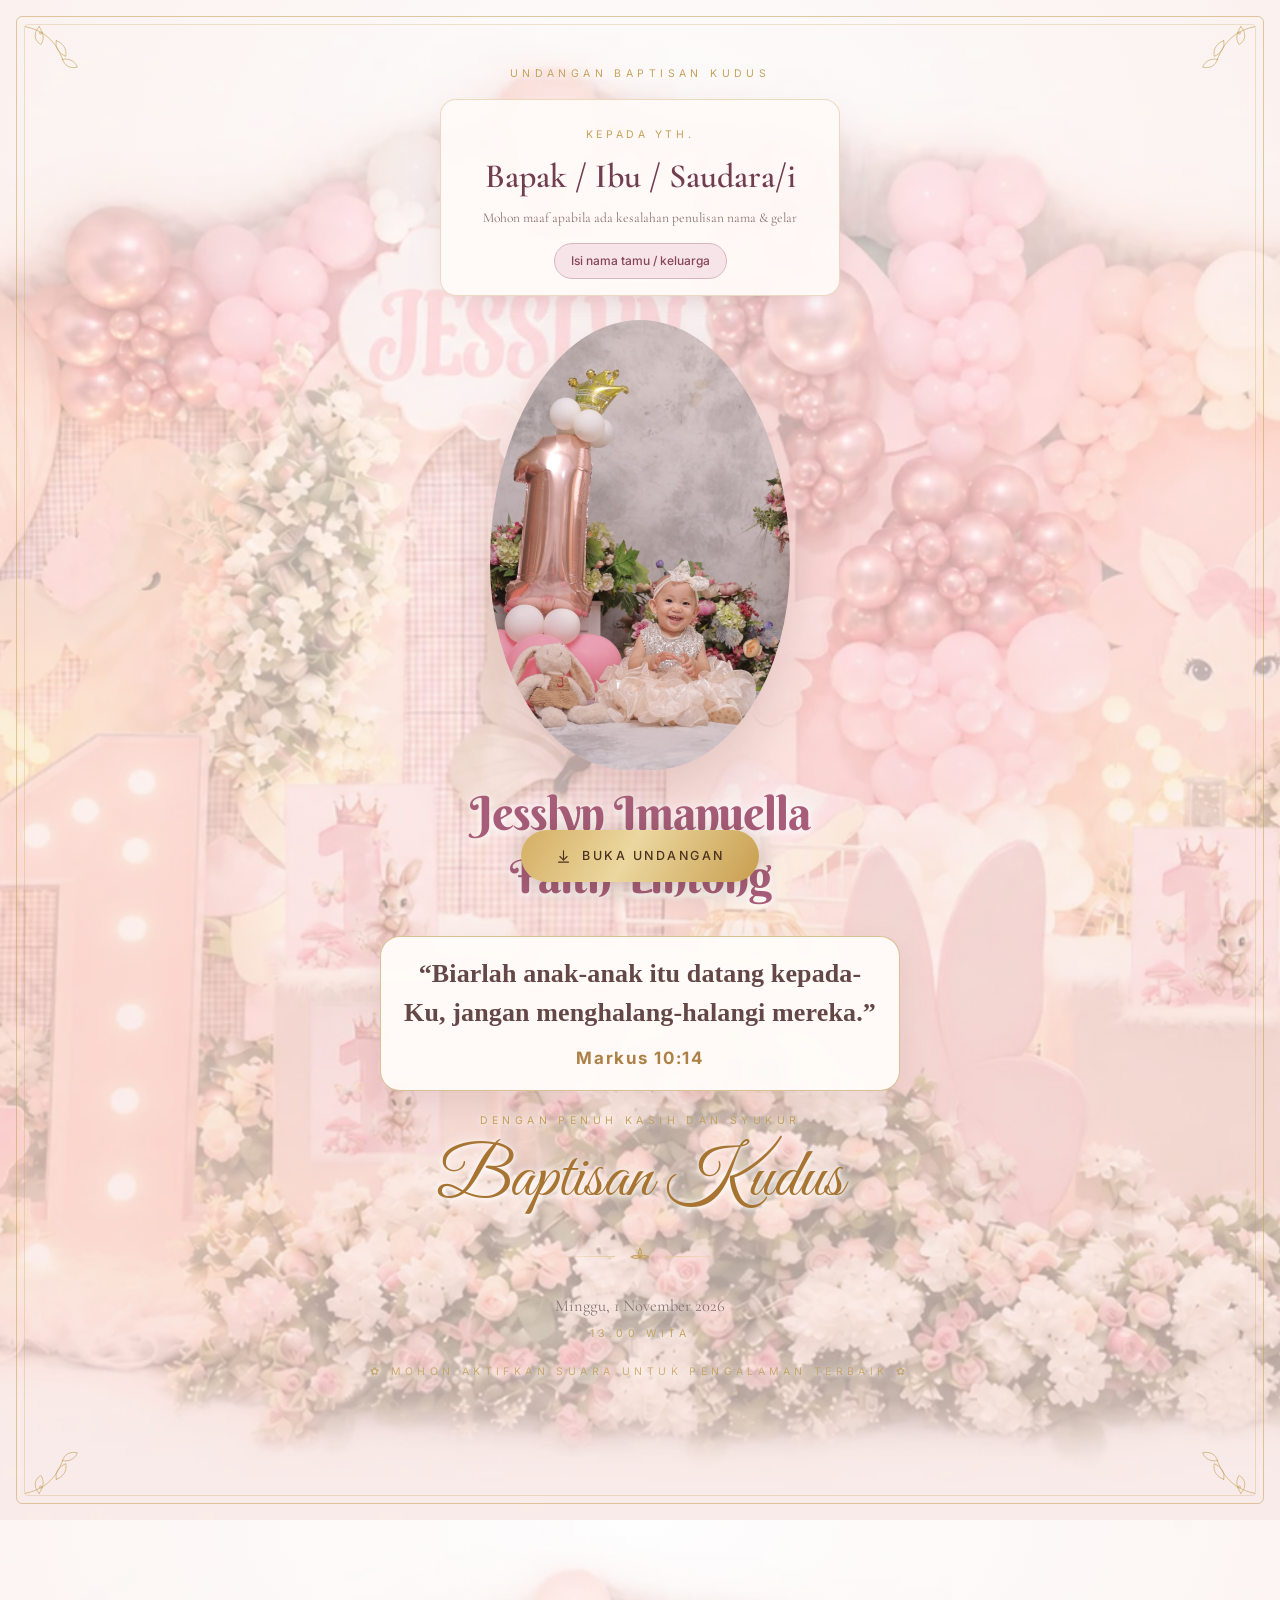
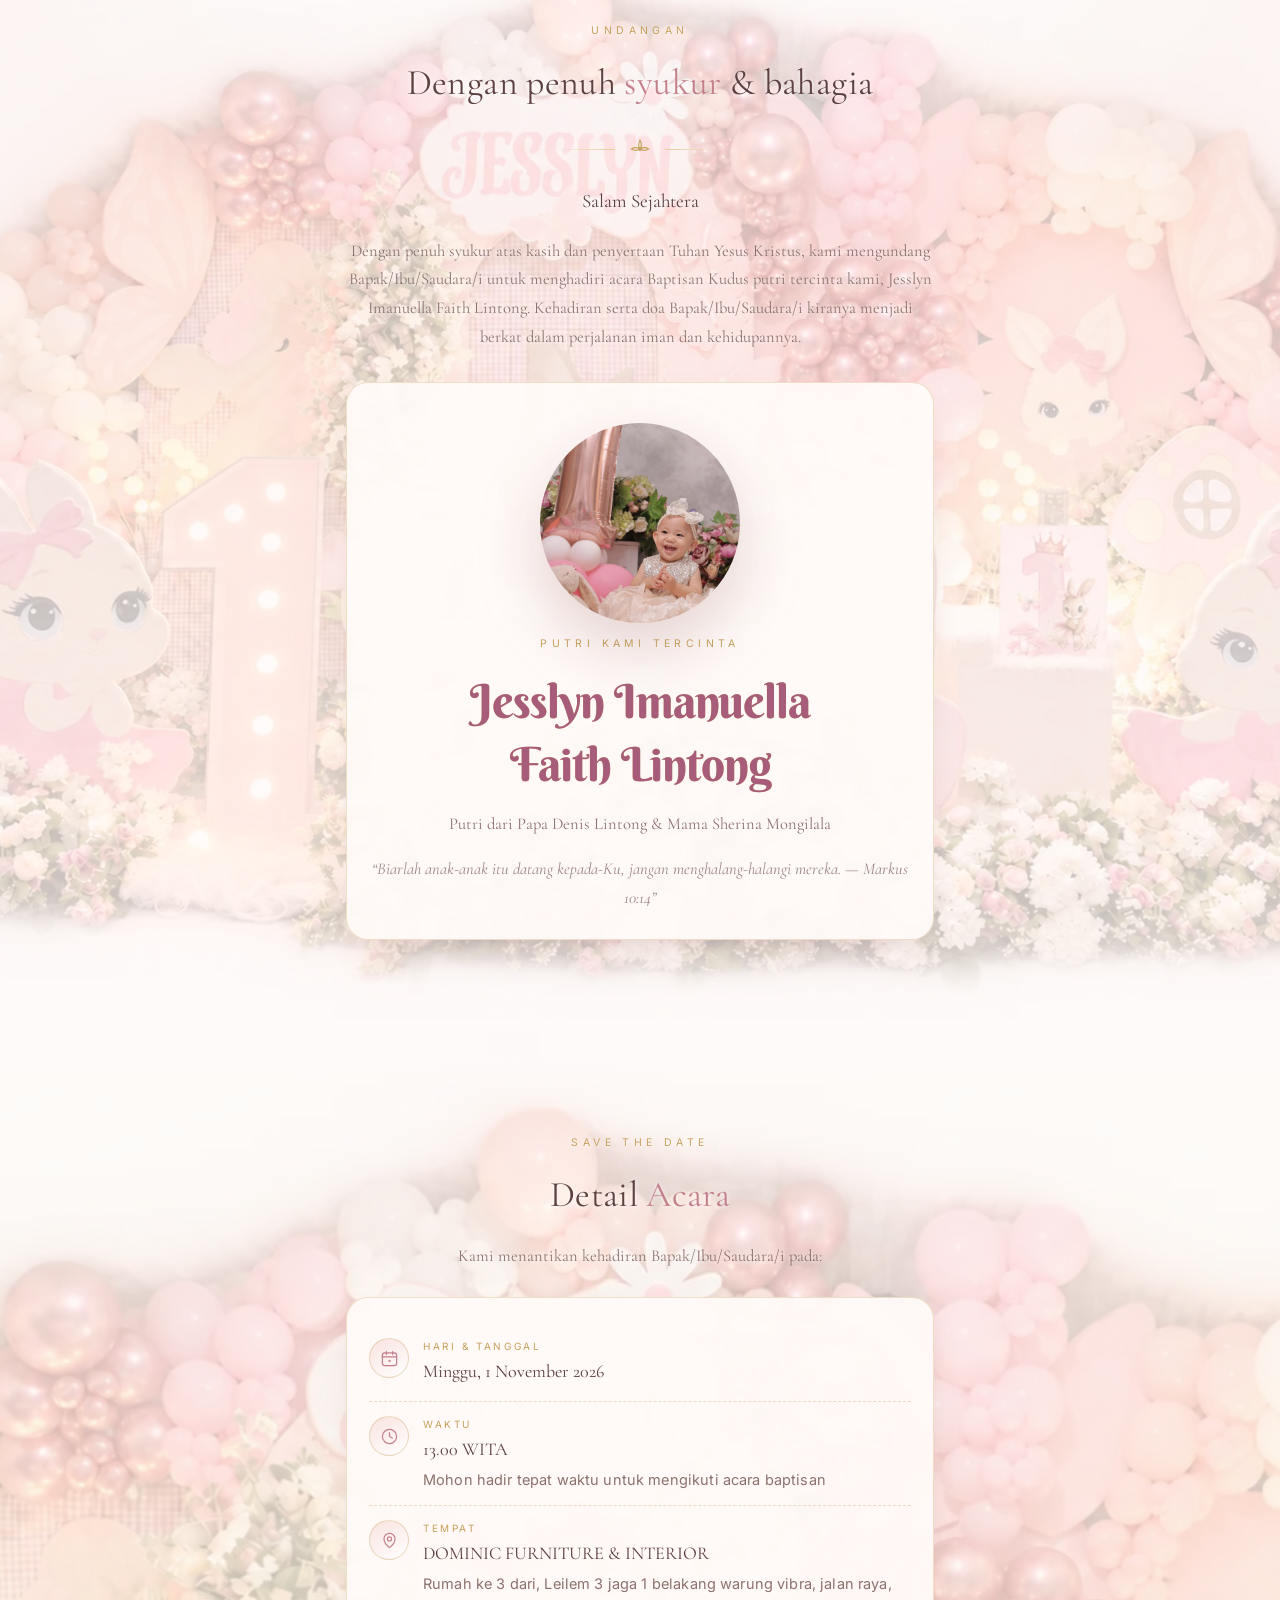
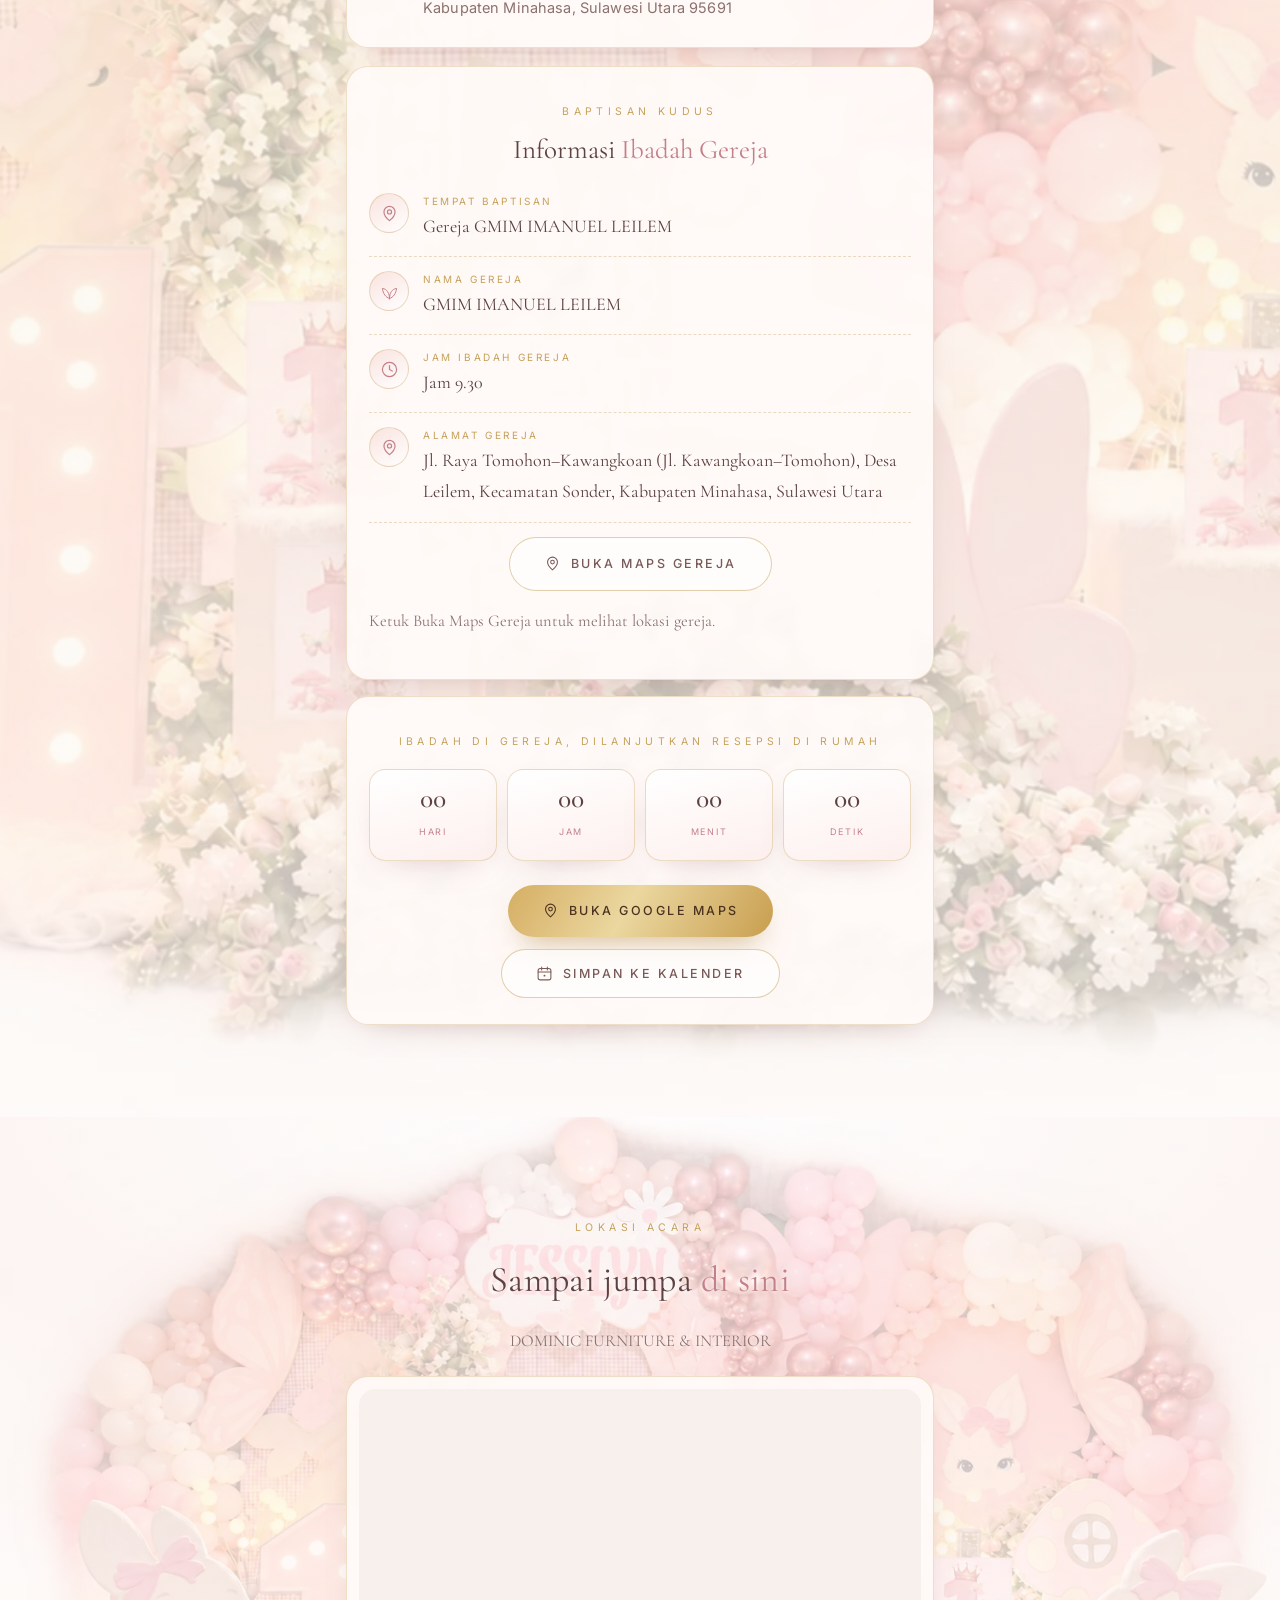
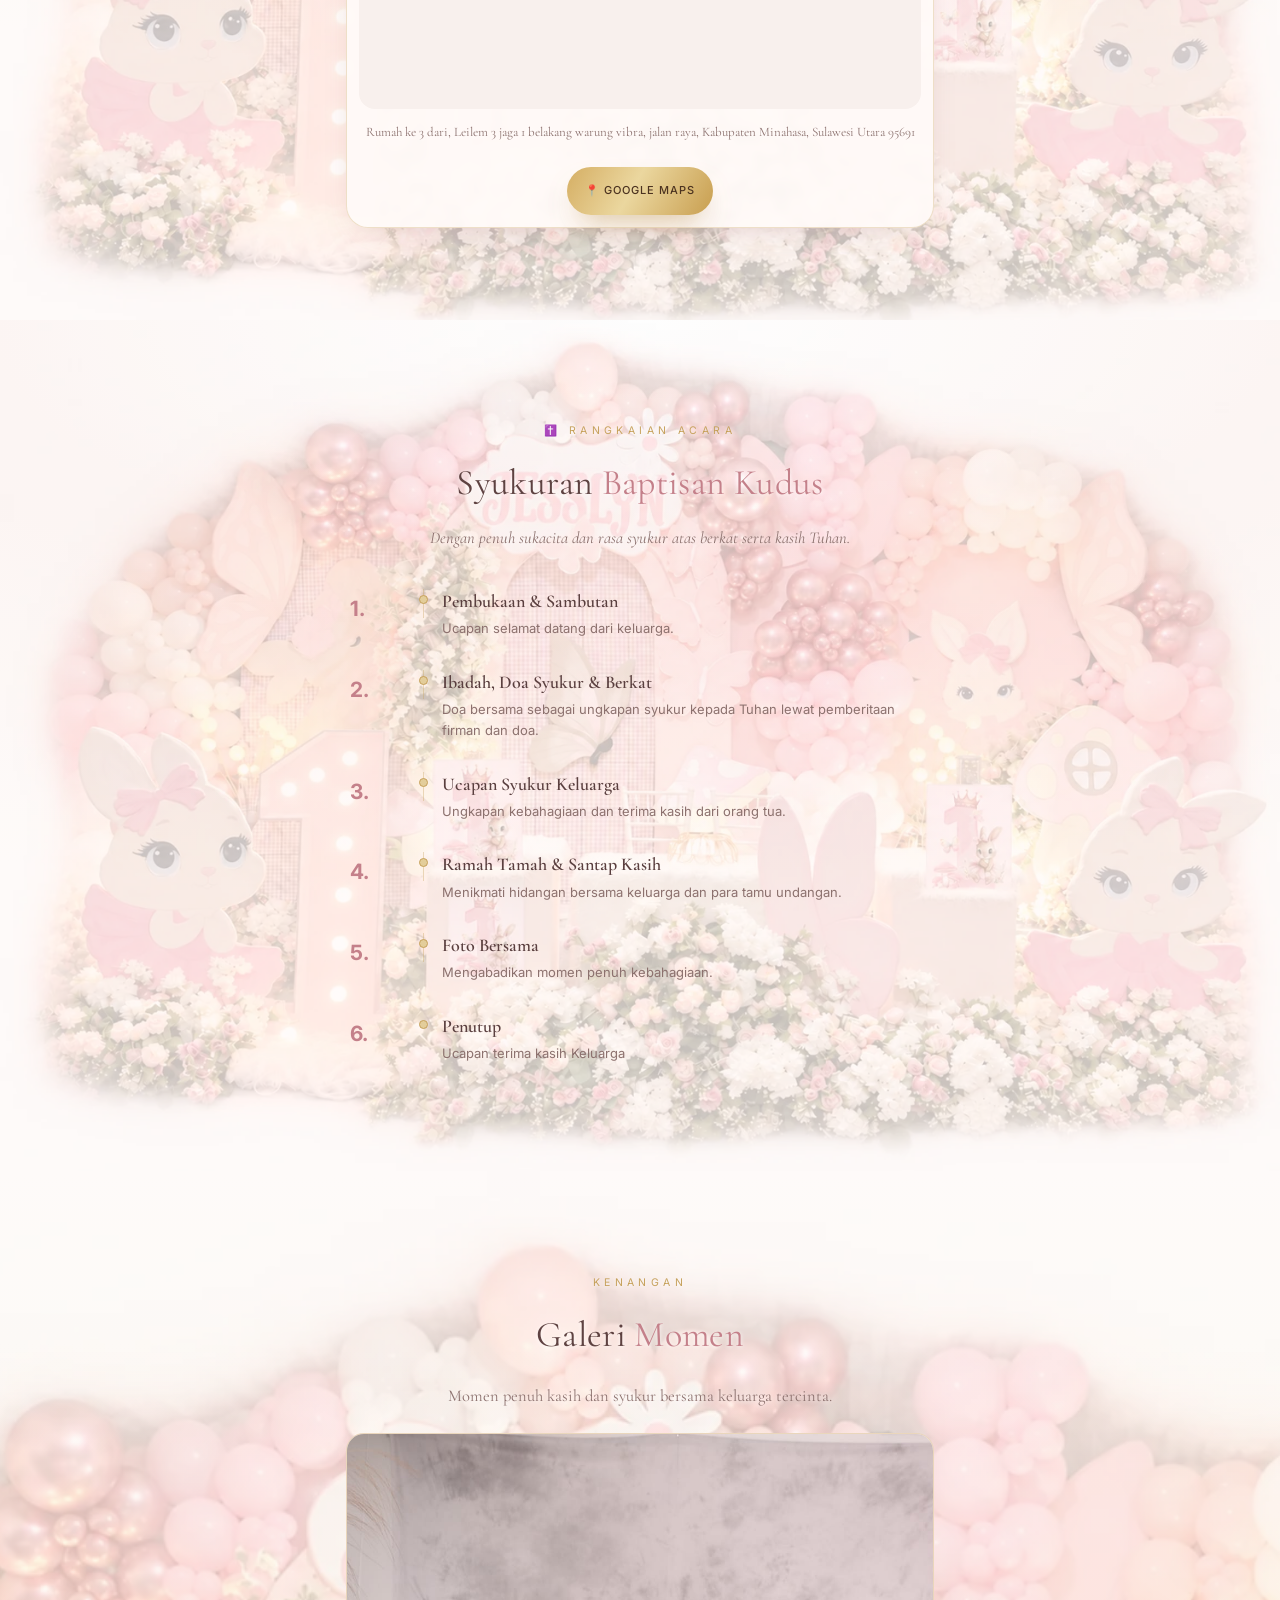
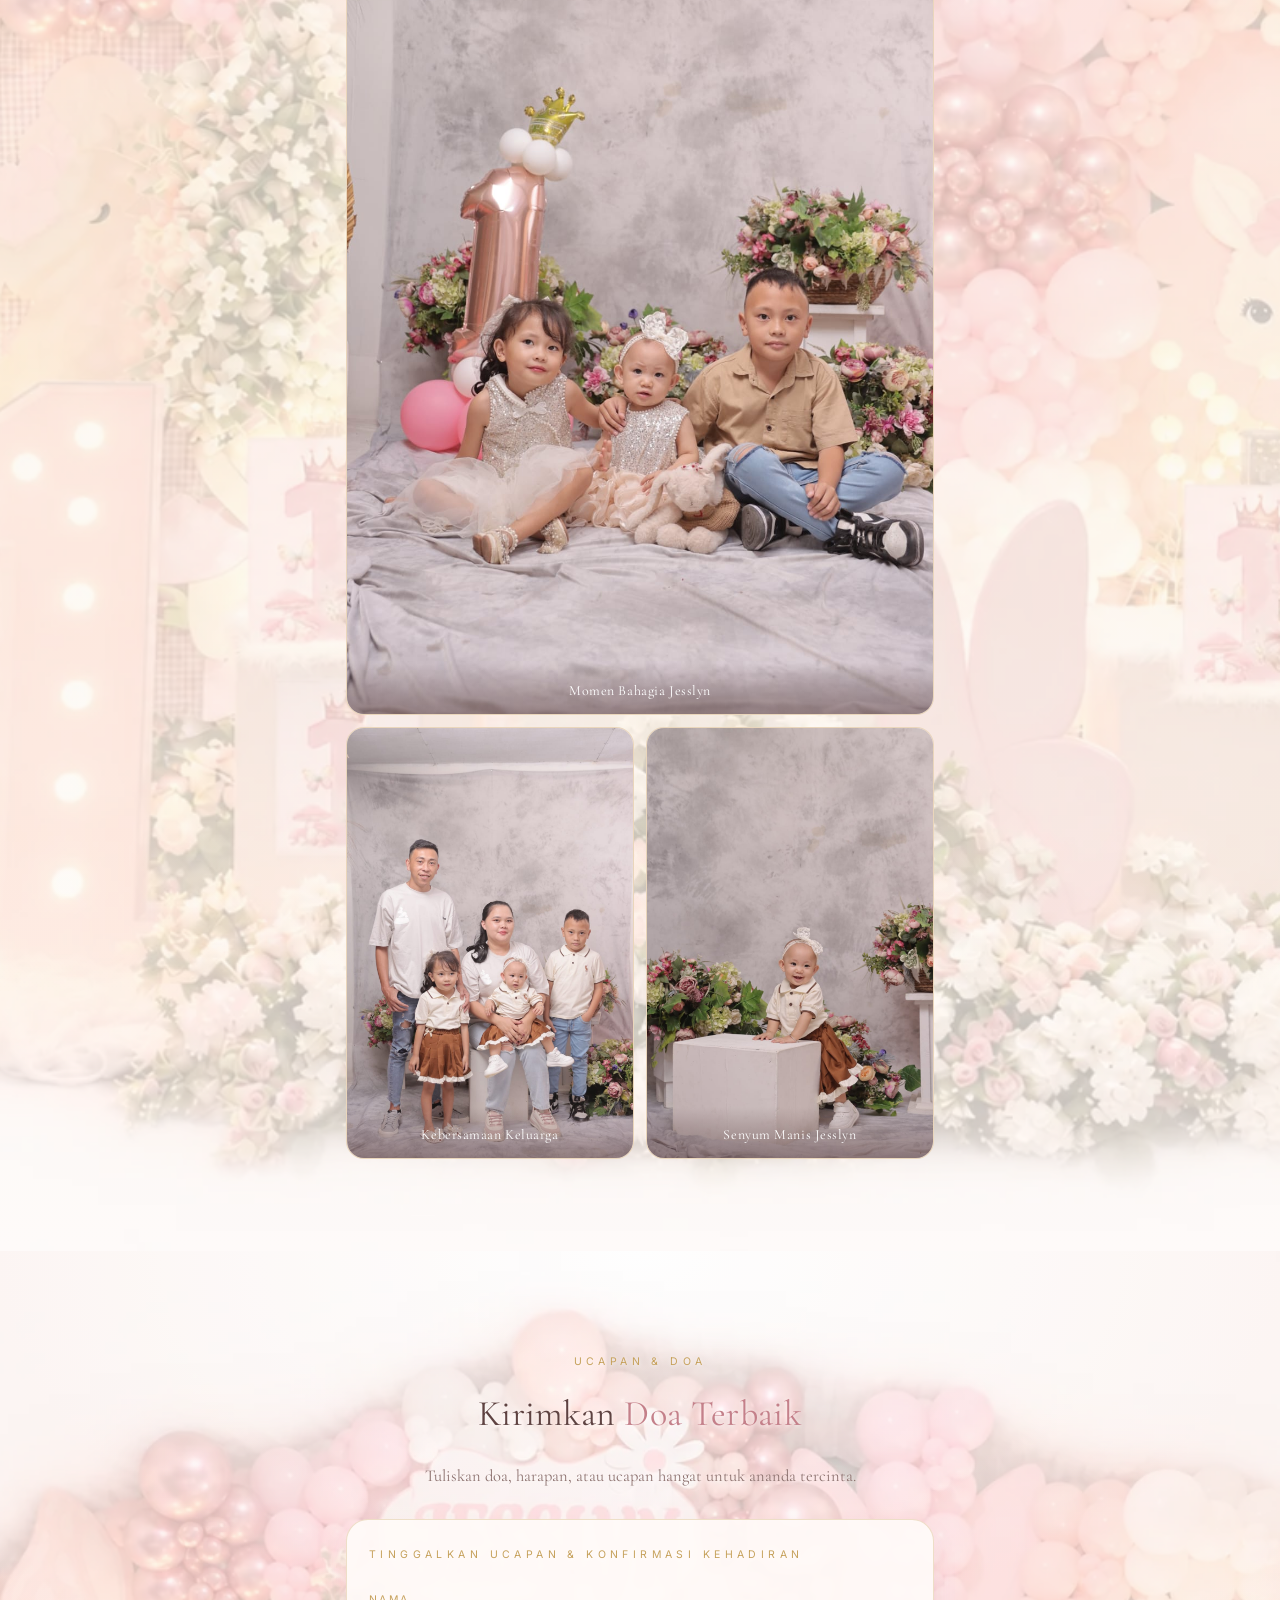
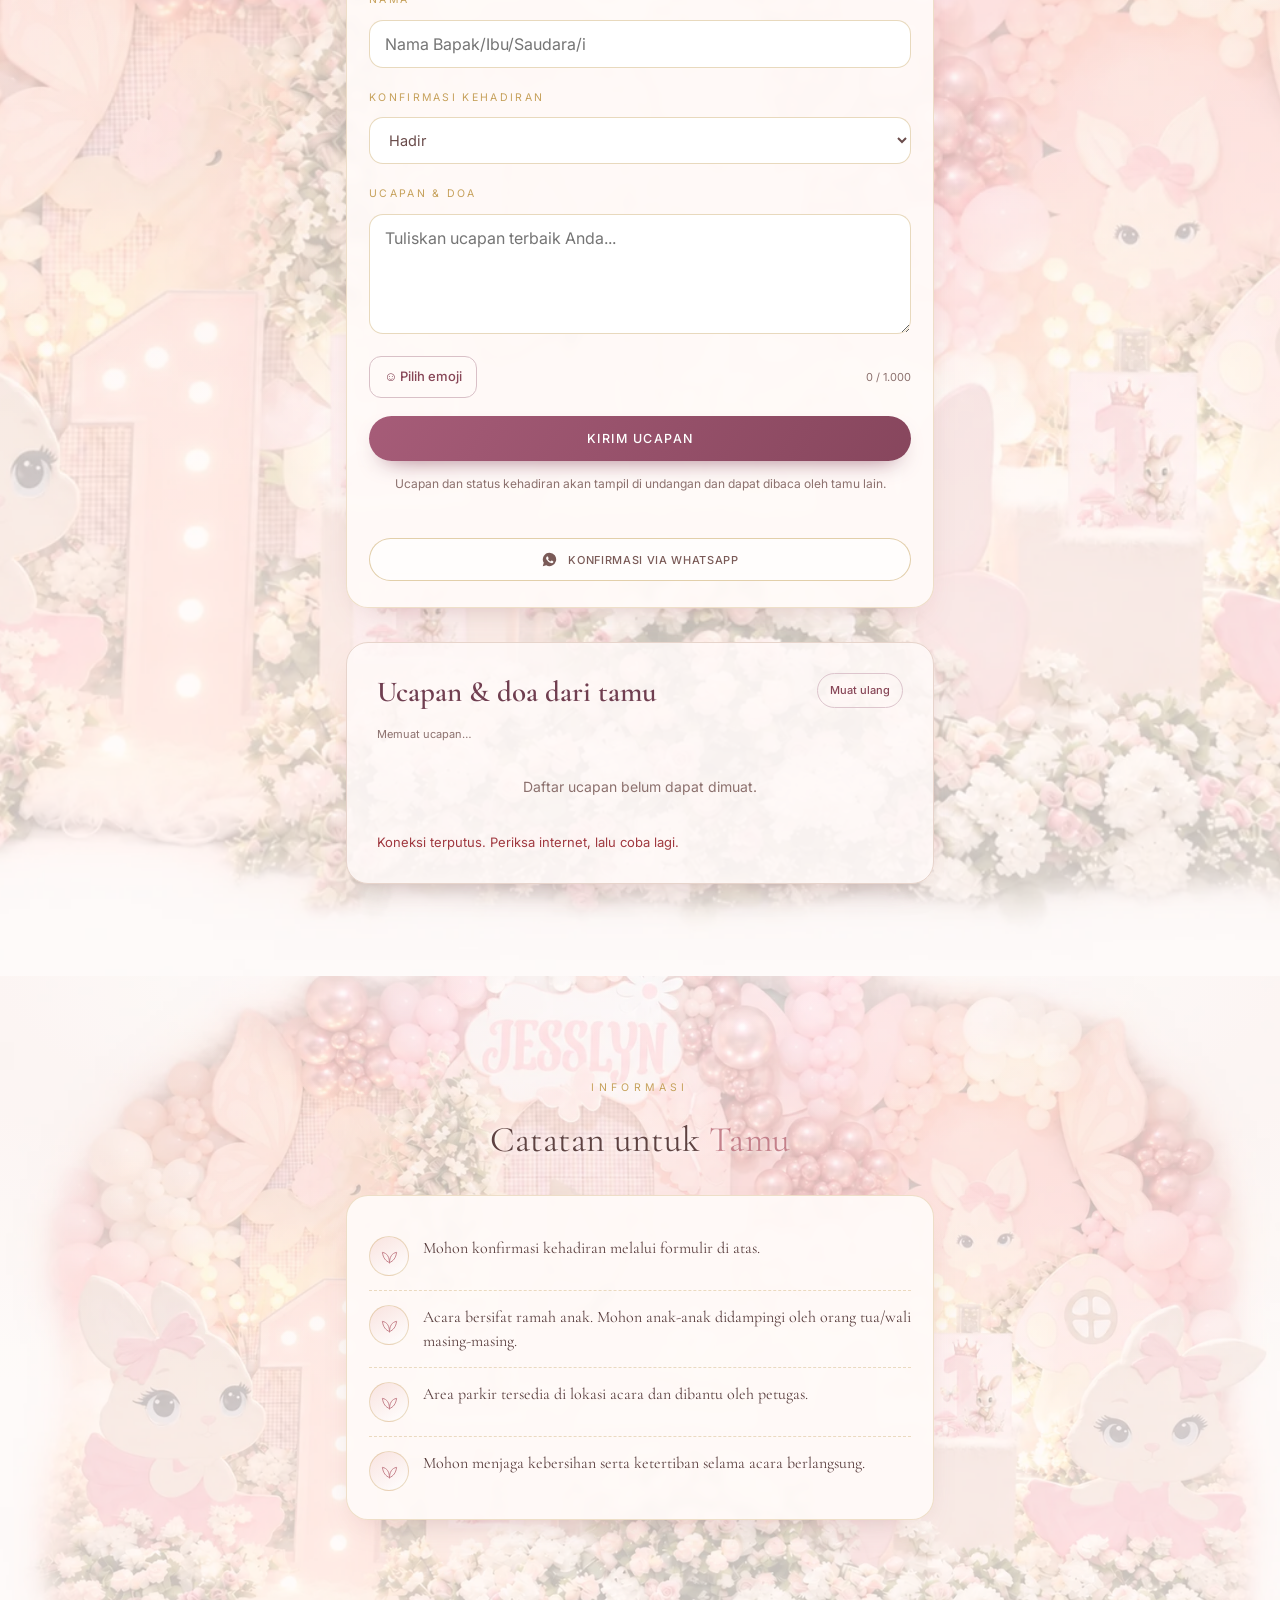
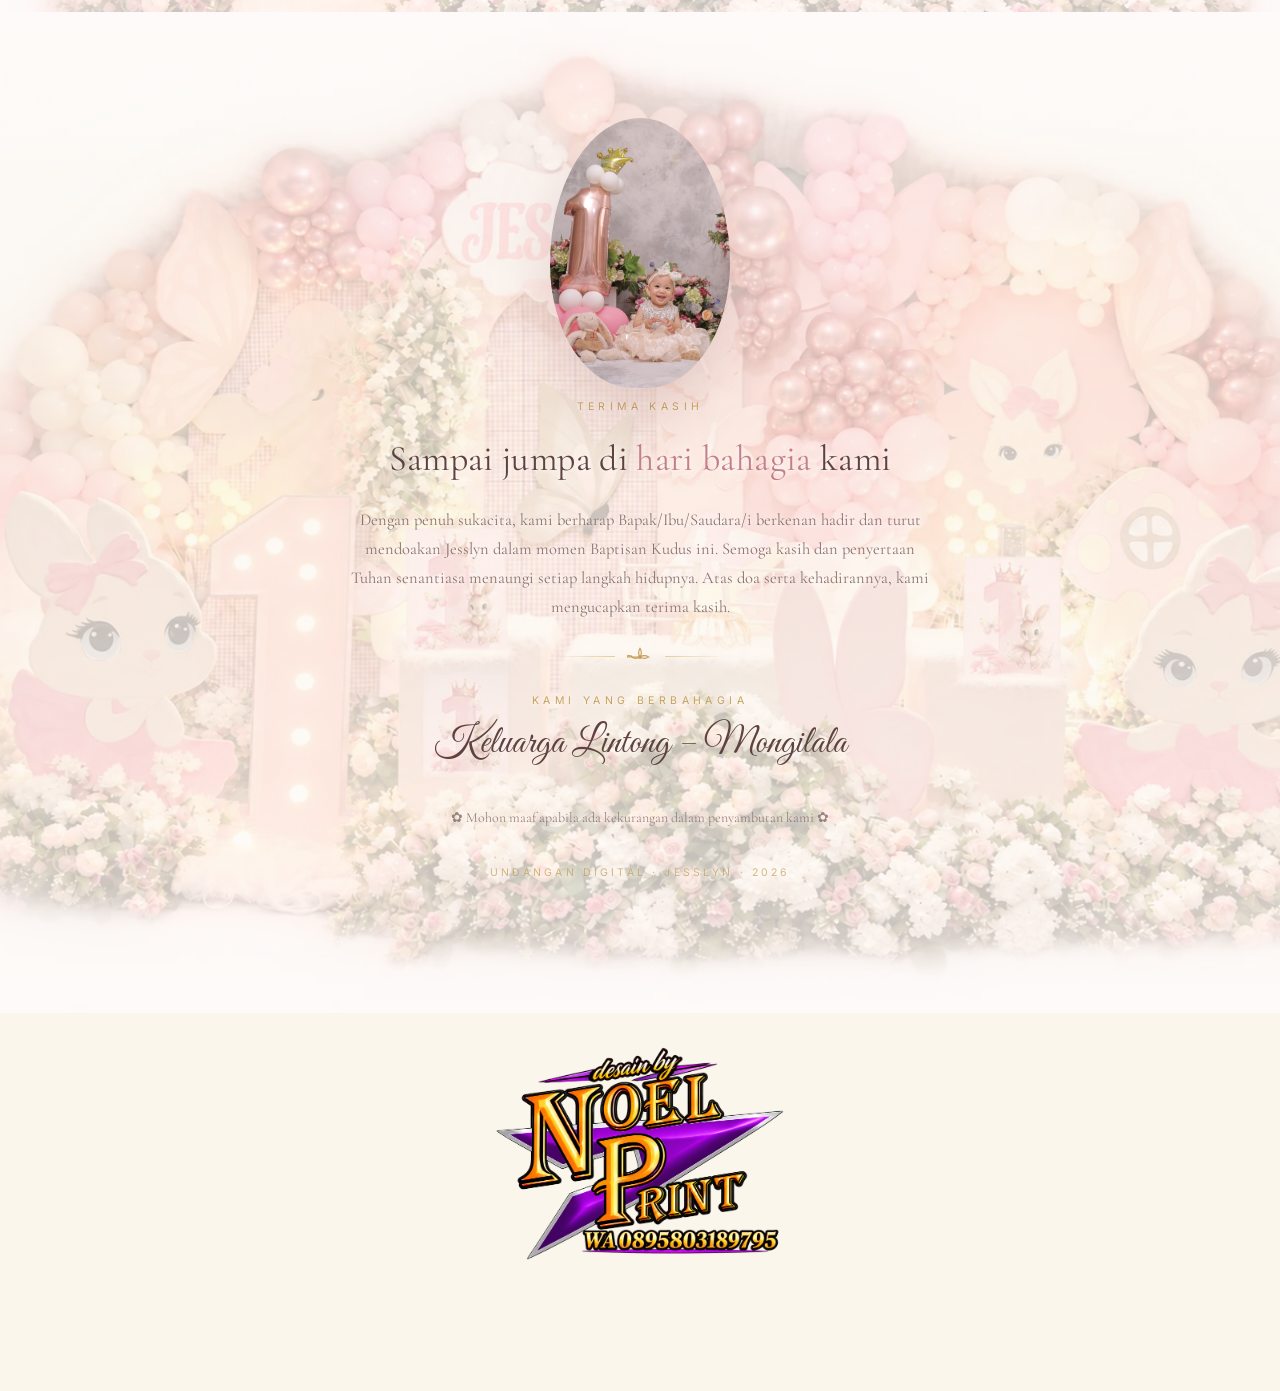
<file: undangan-jesslyn/index.html>
<!DOCTYPE html>
<html lang="id"><head>
<meta charset="UTF-8">
<script id="invitation-entry">
(function(){
  // Keep older sender links working with the separate guest-name page.
  var params=new URLSearchParams(location.search);
  if(params.get("edit")==="1"&&!/\/editor\.html$/.test(location.pathname)){
    var setup=new URL("tamu.html",location.href);
    var name=(params.get("to")||"").trim();
    if(name)setup.searchParams.set("to",name);
    location.replace(setup.href);
    return;
  }
  // Every new visit begins at the cover, including older links to the content.
  try {
    if('scrollRestoration' in history) history.scrollRestoration='manual';
    if(location.hash) history.replaceState(history.state,'',location.pathname+location.search);
  } catch(e) {}
  window.addEventListener('pageshow',function(event){
    if(event.persisted && typeof window.showInvitationCover==='function') window.showInvitationCover();
  });
})();
</script>
<meta name="viewport" content="width=device-width, initial-scale=1, viewport-fit=cover">
<meta name="theme-color" content="#FDF4F2">
<meta name="format-detection" content="telephone=no">
<meta name="apple-mobile-web-app-capable" content="yes">
<meta name="apple-mobile-web-app-status-bar-style" content="default">
<title>Undangan Baptisan Kudus — Jesslyn Imanuella Faith Lintong</title>
<meta name="description" content="Undangan digital Baptisan Kudus Jesslyn. Tema Kelinci Balerina. Siap diedit dan dibagikan.">
<!--
  ============================================================
  UNDANGAN DIGITAL BAPTISAN KUDUS ANAK
  Tema: Kelinci Balerina  |  Desain: blush pink, krem & gold
  ------------------------------------------------------------
  CARA EDIT  : buka bagian "DATA UNDANGAN" (di dekat akhir file,
               di dalam blok skrip). Semua teks, tanggal, nama,
               foto, dan nomor WhatsApp diatur di sana.
  PANDUAN    : baca file  PANDUAN-EDIT.md  yang menyertai file ini.
  ============================================================
-->
<link rel="preconnect" href="https://fonts.googleapis.com">
<link rel="preconnect" href="https://fonts.gstatic.com" crossorigin="">
<link href="https://fonts.googleapis.com/css2?family=Cormorant+Garamond:ital,wght@0,300;0,400;0,500;0,600;1,300;1,400&amp;family=Great+Vibes&amp;family=Berkshire+Swash&amp;family=Inter:wght@300;400;500&amp;display=swap" rel="stylesheet">
<style>
/* =========================================================
   1. TOKEN DESAIN  (warna diambil dari foto kelinci balerina)
   ========================================================= */
:root{
  --blush-50:#FFFAF8;
  --blush-100:#FDF2EF;
  --blush-200:#F9E3DF;
  --blush-300:#F3D2CE;
  --rose:#E0A3A7;
  --rose-deep:#C4808A;
  --cream:#FBF6EC;
  --gold:#C6A15B;
  --gold-soft:#E3CD9A;
  --ink:#6A4C4B;
  --ink-soft:#8C716E;
  --white:#ffffff;

  --font-display:"Cormorant Garamond",Georgia,"Times New Roman",serif;
  --font-script:"Great Vibes","Segoe Script","Brush Script MT",cursive;
  --font-ui:"Inter",-apple-system,BlinkMacSystemFont,"Segoe UI",Roboto,Helvetica,Arial,sans-serif;

  --shadow-soft:0 18px 45px -22px rgba(154,101,104,.45);
  --shadow-card:0 12px 34px -20px rgba(154,101,104,.5);
  --radius:22px;
  --maxw:640px;
}

/* =========================================================
   2. DASAR
   ========================================================= */
*,*::before,*::after{box-sizing:border-box}
html,body{margin:0;padding:0}
html{-webkit-text-size-adjust:100%}
body{
  font-family:var(--font-display);
  color:var(--ink);
  background:var(--blush-50);
  line-height:1.75;
  font-size:17px;
  overflow-x:hidden;
  -webkit-font-smoothing:antialiased;
}
body.locked{overflow:hidden;height:100vh}
img{max-width:100%;display:block}
a{color:inherit;text-decoration:none}
button{font-family:inherit;cursor:pointer;border:none;background:none;color:inherit}
.wrap{max-width:var(--maxw);margin:0 auto;padding:0 26px}
.center{text-align:center}
.gold-text{
  background:linear-gradient(100deg,#B98B3C,#E7CE93 45%,#C29B4F 70%,#EADFB4);
  -webkit-background-clip:text;background-clip:text;color:transparent;
}

/* =========================================================
   3. ORNAMEN & TIPOGRAFI
   ========================================================= */
.orn{display:flex;align-items:center;justify-content:center;gap:12px;margin:22px auto}
.orn i{display:block;height:1px;width:60px;background:linear-gradient(90deg,transparent,var(--gold-soft))}
.orn i:last-child{background:linear-gradient(90deg,var(--gold-soft),transparent)}
.orn svg{width:26px;height:26px;flex:none}
.eyebrow{
  font-family:var(--font-ui);font-size:10.5px;letter-spacing:.42em;text-transform:uppercase;
  color:var(--gold);font-weight:400
}
.script{font-family:var(--font-script);font-weight:400;line-height:1.25}
h1,h2,h3{margin:0;font-weight:400;font-family:var(--font-display)}
h2.title{font-size:clamp(28px,7.6vw,36px);letter-spacing:.01em;margin:6px 0 0;color:#5E4241}
h2.title em{font-style:normal;color:var(--rose-deep)}
.lead{font-size:16.5px;color:var(--ink-soft)}
section{position:relative;padding:74px 0}
.section-soft{background:
  radial-gradient(120% 70% at 50% 0%,var(--white) 0%,var(--blush-100) 45%,var(--blush-50) 100%)}
.section-cream{background:linear-gradient(180deg,var(--blush-50),var(--cream) 40%,var(--blush-50))}
.divider-wave{height:34px;width:100%;display:block;color:var(--blush-100)}

/* =========================================================
   4. SAMPUL / GERBANG
   ========================================================= */
#gate{
  position:fixed;inset:0;z-index:60;overflow:hidden;
  background:
    radial-gradient(90% 60% at 50% 12%,#FFFFFF 0%,var(--blush-100) 42%,var(--blush-200) 100%);
  transition:opacity .9s ease,transform 1.05s cubic-bezier(.6,0,.3,1);
}
#gate.open{opacity:0;transform:translateY(-6%) scale(1.02);pointer-events:none}
.gate-scroll{height:100%;overflow-y:auto;display:flex;align-items:center;justify-content:center}
.gate-inner{max-width:var(--maxw);width:100%;padding:54px 26px 42px;text-align:center;position:relative;z-index:2}
.frame{position:absolute;inset:16px;border:1px solid rgba(198,161,91,.55);border-radius:6px;pointer-events:none;z-index:1}
.frame::after{content:"";position:absolute;inset:7px;border:1px solid rgba(198,161,91,.28);border-radius:4px}
.corner{position:absolute;width:78px;height:78px;color:rgba(198,161,91,.75);z-index:1;pointer-events:none}
.corner.tl{top:22px;left:22px}
.corner.tr{top:22px;right:22px;transform:scaleX(-1)}
.corner.bl{bottom:22px;left:22px;transform:scaleY(-1)}
.corner.br{bottom:22px;right:22px;transform:scale(-1,-1)}
.hero-photo{position:relative;width:min(72vw,300px);margin:14px auto 6px}
.hero-photo img{
  width:100%;border-radius:50% 50% 46% 46%/54% 54% 46% 46%;
  filter:drop-shadow(0 26px 30px rgba(160,110,112,.28));
  animation:floaty 7s ease-in-out infinite;
}
.hero-glow{
  position:absolute;inset:-14% -10% -6%;border-radius:50%;
  background:radial-gradient(closest-side,rgba(255,255,255,.95),rgba(249,227,223,.55) 60%,transparent 72%);
  z-index:-1
}
@keyframes floaty{0%,100%{transform:translateY(0)}50%{transform:translateY(-9px)}}
.gate-name{font-size:clamp(40px,13vw,58px);line-height:1.05;margin:2px 0 0;color:#5E4241}
.gate-age{margin-top:6px}
.gate-age b{font-size:clamp(30px,10vw,42px);font-weight:400}
.to-label{
  font-family:var(--font-ui);font-size:10.5px;letter-spacing:.34em;text-transform:uppercase;color:var(--gold)
}
.to-card{
  margin:26px auto 0;max-width:400px;padding:16px 20px;border-radius:16px;
  background:rgba(255,255,255,.72);border:1px solid rgba(198,161,91,.35);
  box-shadow:var(--shadow-card);backdrop-filter:blur(6px)
}
.guest-message-preview{display:block;width:100%;min-height:48px;padding:12px 13px;border:1px solid #d8bfb8;border-radius:12px;background:#fff;color:#5E4241;font:14px/1.5 var(--font-ui);margin-top:12px;resize:vertical}
.guest-message-preview[hidden]{display:none!important}
.quick-guest-send{display:flex;justify-content:center;align-items:center;width:100%;border:0;cursor:pointer;min-height:48px;margin-top:12px;padding:12px 16px;border-radius:12px;background:#23754a;color:#fff;font:600 14px/1.5 var(--font-ui);text-decoration:none}
.quick-guest-actions{display:flex;gap:10px;flex-wrap:wrap;margin-top:10px}
.quick-guest-actions a,.quick-guest-actions button{flex:1;padding:10px 8px;border:1px solid #d8bfb8;border-radius:10px;background:#fff8ef;color:#654b4b;text-align:center;font:600 12px/1.5 var(--font-ui);cursor:pointer}
.quick-guest-actions [aria-disabled="true"]{opacity:.5}
.quick-guest-send[aria-disabled="true"]{opacity:.5;cursor:default}
.quick-guest-send:focus-visible{outline:3px solid #A87432;outline-offset:3px}
.btn{
  display:inline-flex;align-items:center;gap:10px;justify-content:center;
  padding:15px 34px;border-radius:999px;font-family:var(--font-ui);font-size:12.5px;
  letter-spacing:.2em;text-transform:uppercase;font-weight:500;transition:.35s;
  background:linear-gradient(120deg,#D5AE63,#EBD79F 45%,#C89E4F);color:#4C3320;
  box-shadow:0 14px 30px -14px rgba(180,140,70,.75)
}
.btn:hover{transform:translateY(-2px);box-shadow:0 20px 34px -14px rgba(180,140,70,.85)}
.btn.ghost{
  background:rgba(255,255,255,.6);color:#7A5A57;border:1px solid rgba(198,161,91,.5);
  box-shadow:none;backdrop-filter:blur(4px)
}
.btn.ghost:hover{border-color:var(--gold);color:#5E4241}
.btn-row{display:flex;flex-wrap:wrap;gap:12px;justify-content:center;margin-top:24px}

/* Maps: tautan langsung yang bekerja sebagai universal link Safari/iPhone. */
.btn.is-disabled{pointer-events:none;opacity:.5;cursor:default;box-shadow:none}
.map-iframe{display:block;width:100%;height:320px;border:0;border-radius:16px;background:#f8f0ed}
.map-location-detail{font-size:13px;margin:12px 0;line-height:1.7}
.map-help{font-size:12px;margin:12px 0 0;line-height:1.6}
.map-actions .btn{font-size:11px;letter-spacing:.09em;padding:14px 18px}
@media(max-width:390px){.map-iframe{height:270px}.map-actions{gap:9px}.map-actions .btn{width:100%;font-size:11px}}
/* =========================================================
   5. KARTU & KOMPONEN UMUM
   ========================================================= */
.card{
  background:rgba(255,255,255,.86);border:1px solid rgba(198,161,91,.3);
  border-radius:var(--radius);padding:26px 22px;box-shadow:var(--shadow-card);
  backdrop-filter:blur(3px)
}
.card+.card{margin-top:16px}
.card-soft{background:linear-gradient(160deg,#FFFFFF,#FFF7F4)}
.info-row{display:flex;gap:14px;align-items:flex-start;text-align:left;padding:14px 0;
  border-bottom:1px dashed rgba(198,161,91,.35)}
.info-row:last-child{border-bottom:none;padding-bottom:2px}
.info-row .ic{
  flex:none;width:40px;height:40px;border-radius:50%;display:grid;place-items:center;
  background:linear-gradient(150deg,var(--blush-200),#FFF);border:1px solid rgba(198,161,91,.35);color:var(--rose-deep)
}
.info-row .ic svg{width:19px;height:19px}
.info-row .k{display:block;font-family:var(--font-ui);font-size:10px;letter-spacing:.26em;text-transform:uppercase;color:var(--gold)}
.info-row .v{font-size:18px;color:#5A3F3F;line-height:1.5}
.info-row .v small,.info-row small{display:block;margin-top:3px;font-size:14.5px;color:var(--ink-soft);line-height:1.6;font-family:var(--font-ui);letter-spacing:.01em}

.baptism-empty:empty::after{content:"—";color:var(--ink-soft);opacity:.65}

/* countdown */
.countdown{display:grid;grid-template-columns:repeat(4,1fr);gap:10px;margin-top:18px}
.cd-box{
  background:linear-gradient(165deg,#fff,#FDF0EE);border:1px solid rgba(198,161,91,.35);
  border-radius:16px;padding:14px 6px;text-align:center;box-shadow:var(--shadow-card)
}
.cd-box b{display:block;font-size:27px;font-weight:500;color:#5E4241;line-height:1.1;font-variant-numeric:tabular-nums}
.cd-box span{font-family:var(--font-ui);font-size:9px;letter-spacing:.2em;text-transform:uppercase;color:var(--rose-deep)}

/* rundown */
#rundown .rundown-heading{margin:5px 0 10px}
#rundown .rundown-intro{font-style:italic;max-width:520px;margin:0 auto;line-height:1.7}
#rundown .tl-time{font-size:21px;font-weight:700;letter-spacing:0;color:var(--rose-deep)}
#rundown .tl-item{padding:15px 0;grid-template-columns:54px 22px 1fr}
#rundown .tl-text{font-size:18px;font-weight:600;line-height:1.4}
#rundown .tl-text small{font-weight:400;margin-top:4px;line-height:1.65}

.timeline{position:relative;margin-top:22px;padding-left:4px}
.tl-item{display:grid;grid-template-columns:74px 22px 1fr;gap:8px;align-items:start;padding:11px 0}
.tl-time{font-family:var(--font-ui);font-size:12.5px;letter-spacing:.08em;color:var(--rose-deep);padding-top:2px}
.tl-dot{position:relative;display:flex;justify-content:center;padding-top:6px}
.tl-dot::before{content:"";width:9px;height:9px;border-radius:50%;background:var(--gold-soft);
  border:1.5px solid var(--gold);position:relative;z-index:2}
.tl-item:not(:last-child) .tl-dot::after{
  content:"";position:absolute;top:0;bottom:-14px;left:50%;width:1px;background:rgba(198,161,91,.35)
}
.tl-text{font-size:17px;color:#5A3F3F}
.tl-text small{display:block;font-family:var(--font-ui);font-size:13px;color:var(--ink-soft)}

/* galeri */
.gallery{display:grid;grid-template-columns:repeat(2,1fr);gap:12px;margin-top:22px}
.gallery .g-item{position:relative;border-radius:18px;overflow:hidden;aspect-ratio:3/4;
  border:1px solid rgba(198,161,91,.35);background:var(--blush-100)}
.gallery .g-item.wide{grid-column:span 2;aspect-ratio:16/10}
.gallery img{width:100%;height:100%;object-fit:cover}
.gallery .ph{position:absolute;inset:0;display:grid;place-items:center;gap:2px;text-align:center;padding:14px;
  background:
   linear-gradient(160deg,rgba(255,255,255,.9),rgba(253,240,238,.86)),
   repeating-linear-gradient(45deg,rgba(198,161,91,.07) 0 8px,transparent 8px 16px)}
.gallery .ph .wm{position:absolute;inset:0;background-size:cover;background-position:center;opacity:.14;filter:saturate(.7)}
.gallery .ph .cap{position:relative;font-family:var(--font-ui);font-size:10.5px;letter-spacing:.22em;
  text-transform:uppercase;color:var(--gold)}
.gallery .ph .glyph{position:relative;font-size:20px;color:var(--rose);opacity:.85}
.gallery .cap-bar{position:absolute;left:0;right:0;bottom:0;padding:16px 12px 10px;
  background:linear-gradient(transparent,rgba(90,63,63,.55));color:#fff;font-size:14px;letter-spacing:.04em;text-align:center}

/* ucapan */
.wish{display:flex;gap:14px;text-align:left;padding:16px 0;border-bottom:1px dashed rgba(198,161,91,.3)}
.wish:last-of-type{border-bottom:none}
.wish .av{flex:none;width:44px;height:44px;border-radius:50%;overflow:hidden;border:1px solid rgba(198,161,91,.45)}
.wish .nm{display:block;font-size:17px;color:#5A3F3F;margin-bottom:2px}
.wish .tx{font-style:italic;color:var(--ink-soft);font-size:15.5px;line-height:1.7}
.field{display:block;text-align:left;margin-bottom:12px}
.field span{font-family:var(--font-ui);font-size:10.5px;letter-spacing:.22em;text-transform:uppercase;color:var(--gold)}
.field input,.field textarea,.field select{
  width:100%;margin-top:6px;padding:13px 15px;border-radius:14px;font-family:var(--font-ui);font-size:14.5px;
  border:1px solid rgba(198,161,91,.4);background:#fff;color:var(--ink);outline:none;transition:.25s
}
.field textarea{min-height:104px;resize:vertical}
.field input:focus,.field textarea:focus,.field select:focus{border-color:var(--rose);box-shadow:0 0 0 4px rgba(224,163,167,.18)}

/* hadiah */
.gift{display:flex;align-items:center;gap:14px;justify-content:space-between;
  background:linear-gradient(150deg,#fff,#FFF8F5);border:1px solid rgba(198,161,91,.32);
  border-radius:18px;padding:16px 18px;margin-top:12px;box-shadow:var(--shadow-card)}
.gift .bank{font-family:var(--font-ui);font-size:11px;letter-spacing:.2em;text-transform:uppercase;color:var(--gold)}
.gift .no{font-size:20px;color:#5A3F3F;letter-spacing:.04em;font-variant-numeric:tabular-nums}
.gift .an{font-family:var(--font-ui);font-size:12.5px;color:var(--ink-soft)}
.copy{font-family:var(--font-ui);font-size:10.5px;letter-spacing:.18em;text-transform:uppercase;
  color:var(--gold);border:1px solid rgba(198,161,91,.5);border-radius:999px;padding:9px 14px;white-space:nowrap;transition:.3s}
.copy:hover{background:var(--gold);color:#fff}
.copy.done{background:#8FBF9B;border-color:#8FBF9B;color:#fff}

/* penutup */
.closing{text-align:center;padding-bottom:120px}
.signature{font-size:38px;color:#5E4241;margin-top:6px}

/* =========================================================
   6. UI MENGAMBANG
   ========================================================= */
.fabs{position:fixed;right:16px;bottom:108px;z-index:40;display:flex;flex-direction:column;gap:10px;
  opacity:0;transform:translateY(10px);transition:.5s .9s}
body.opened .fabs{opacity:1;transform:none}
.fab{
  width:44px;height:44px;border-radius:50%;display:grid;place-items:center;
  background:rgba(255,255,255,.9);border:1px solid rgba(198,161,91,.45);color:var(--rose-deep);
  box-shadow:var(--shadow-card);backdrop-filter:blur(6px)
}
.fab svg{width:20px;height:20px}
.fab.spin svg{animation:spin 5s linear infinite}
@keyframes spin{to{transform:rotate(360deg)}}
.navbar{
  position:fixed;left:50%;transform:translateX(-50%) translateY(120%);bottom:14px;z-index:41;
  width:min(94vw,470px);display:grid;grid-template-columns:repeat(4,1fr);
  background:rgba(255,253,252,.92);border:1px solid rgba(198,161,91,.4);border-radius:999px;
  padding:7px;box-shadow:0 20px 40px -22px rgba(154,101,104,.6);backdrop-filter:blur(10px);
  transition:transform .6s cubic-bezier(.4,0,.2,1) 1s
}
body.opened .navbar{transform:translateX(-50%) translateY(0)}
.navbar a{display:grid;place-items:center;gap:3px;padding:7px 2px;border-radius:999px;
  font-family:var(--font-ui);font-size:9.5px;letter-spacing:.13em;text-transform:uppercase;color:var(--ink-soft);transition:.3s}
.navbar a svg{width:17px;height:17px;opacity:.8}
.navbar a.active{background:linear-gradient(150deg,var(--blush-200),#fff);color:var(--rose-deep)}

/* petals */
#petals{position:fixed;inset:0;pointer-events:none;z-index:3;overflow:hidden}
.petal{position:absolute;top:-6vh;width:12px;height:12px;border-radius:60% 0 60% 0;opacity:.55;
  animation:fall linear infinite}
@keyframes fall{
  0%{transform:translateY(-8vh) rotate(0) translateX(0);opacity:0}
  10%{opacity:.6}
  100%{transform:translateY(106vh) rotate(420deg) translateX(46px);opacity:0}
}

/* reveal on scroll */
.rv{opacity:0;transform:translateY(26px);transition:opacity .9s ease,transform .9s cubic-bezier(.3,0,.2,1)}
.rv.in{opacity:1;transform:none}

/* fallback bila animasi dimatikan pengguna */
@media (prefers-reduced-motion:reduce){
  *{animation:none!important;transition-duration:.01ms!important}
  .rv{opacity:1;transform:none}
  #petals{display:none}
}
@media (min-width:700px){
  body{font-size:18px}
  section{padding:92px 0}
}
@media print{
  #petals,.fabs,.navbar,#gate{display:none!important}
  body{background:#fff}
}
</style>
<style>
#editLaunch{position:fixed;top:14px;right:14px;z-index:10001;padding:10px 16px;border-radius:30px;background:#fff6ed;border:1px solid #c6a15b;box-shadow:0 4px 18px #6a4c4b22;font:13px var(--font-ui)}
dialog.editor{border:1px solid var(--gold-soft);border-radius:22px;background:var(--blush-50);color:var(--ink);width:min(700px,94vw);max-height:90dvh;padding:0;font:14px/1.6 var(--font-ui)}
dialog::backdrop{background:#39282799;backdrop-filter:blur(4px)}
.editor header,.editor footer{padding:18px 22px;background:var(--cream);position:sticky;z-index:2}.editor header{top:0;display:flex;justify-content:space-between;align-items:center}.editor h2{margin:0;font:30px var(--font-display)}.editor footer{bottom:0;display:flex;flex-wrap:wrap;gap:8px;border-top:1px solid var(--blush-200)}.editor main{padding:18px 22px}.editor summary{cursor:pointer;font-weight:600;padding:12px 0}.editor details{border-bottom:1px solid var(--blush-200);padding-bottom:12px}.editor label{display:block;margin:12px 0}.editor input:not([type=checkbox]),.editor textarea,.editor select{display:block;width:100%;padding:10px;border:1px solid #dcc8bf;border-radius:9px;background:white;color:var(--ink);font:14px var(--font-ui)}.editor textarea{min-height:80px}.editor button{font:13px var(--font-ui);padding:9px 12px;background:#f4e2df;border-radius:8px;min-height:40px}.editor .primary{background:#8e535e;color:white}.editor .row{display:flex;gap:8px;flex-wrap:wrap}.editor .photo-card{padding:12px;margin:12px 0;background:white;border:1px solid #ecd9d5;border-radius:12px}.editor .photo-card img{width:100%;height:140px;object-fit:cover;border-radius:8px}.editor small{display:block;color:var(--ink-soft)}#editorStatus{width:100%;margin:0;font-size:12px}.gallery figure:has(img){cursor:zoom-in}.gallery figure:focus-visible{outline:3px solid var(--rose-deep)}#photoViewer{background:#211918;border:0;border-radius:14px;padding:16px;width:min(900px,96vw);color:white}#photoViewer img{max-height:75dvh;object-fit:contain;margin:auto}#photoViewer button{color:white;font:16px var(--font-ui);padding:12px}#photoCaption{text-align:center;margin:8px} @media(max-width:480px){.editor header,.editor main,.editor footer{padding:14px}.editor footer button{flex:1}}
</style><style id="jesslyn-watermark">
:root{--jesslyn-watermark:url("assets/latar-jesslyn.webp")}
/* Photo opacity is applied once so the decoration remains visible. */
#gate::before,body>main>section::before{
 content:"";position:absolute;inset:0;pointer-events:none;z-index:0;
 background-image:var(--jesslyn-watermark);background-repeat:no-repeat;
 background-position:center;background-size:cover;opacity:.30;
}
#gate::before{opacity:.38;background-position:center}
body>main>section{isolation:isolate}
body>main>section>.wrap{position:relative;z-index:1}
.gate-scroll{position:relative;z-index:2}
.gate-inner>.eyebrow,.gate-inner>.lead,.gate-name,.gate-age{
 text-shadow:0 1px 5px #fff,0 0 12px #fff;
}
body>main>section .card{background:rgba(255,250,248,.94)}
body>main>section .title,body>main>section .eyebrow,body>main>section .lead{
 text-shadow:0 1px 4px rgba(255,255,255,.95);
}
@media(max-width:600px){
 #gate::before{background-size:auto 100%;background-position:48% center;opacity:.38}
 body>main>section::before{background-size:auto 100%;background-position:center;opacity:.30}
}
</style>
<style id="opening-fallback">
body:has(#pembuka:target){overflow:auto;height:auto}
body:has(#pembuka:target) #gate{display:none!important}
body:has(#pembuka:target) .rv{opacity:1;transform:none}
body:has(#pembuka:target) .navbar{transform:translateX(-50%) translateY(0)}
</style>
<noscript><style>#editLaunch,.fabs{display:none!important}body.locked{overflow:auto;height:auto}.rv{opacity:1!important;transform:none!important}</style></noscript>
<style id="iphone-compatibility">
/* Keep the invitation readable even in document viewers without JavaScript. */
body.locked{overflow:auto;height:auto;min-height:100vh}
#gate{position:relative;inset:auto;min-height:100vh;min-height:100svh;height:auto}
.gate-scroll{height:auto;min-height:100vh;min-height:100svh;overflow:visible}
.gate-inner{padding-top:max(54px,env(safe-area-inset-top));padding-bottom:48px}
.rv{opacity:1;transform:none}
#editLaunch,.fabs,#icsBtn,#sendWa,#sendLocal{display:none}
body.interactive #editLaunch,body.interactive #icsBtn,body.interactive #sendWa,body.interactive #sendLocal{display:inline-flex}
body.interactive .fabs{display:flex}
dialog:not([open]){display:none}
dialog[open]{display:block;position:fixed;inset:5vh auto auto 50%;transform:translateX(-50%);z-index:20000;max-height:88vh;overflow:auto}
@media(max-width:600px){input,select,textarea,.editor input:not([type=checkbox]),.editor select,.editor textarea{font-size:16px} .navbar{bottom:max(14px,env(safe-area-inset-bottom))} .btn{min-height:44px}}
</style><style id="child-name-font">
/* Font nama anak: Berkshire Swash, gaya dongeng yang anggun dan mudah dibaca. */
[data-f="namaAnak"]{
 font-family:"Berkshire Swash", "Georgia", serif!important;
 font-size:clamp(29px,7.1vw,47px)!important;
 font-weight:400!important;
 font-style:normal!important;
 letter-spacing:-.025em;
 line-height:1.34;
 text-transform:none;
 overflow-wrap:break-word;
 word-break:normal;
 text-wrap:balance;
 padding:6px 4px 10px;
 color:#A75D79;
}
#gate [data-f="namaAnak"]{
 text-shadow:0 2px 7px rgba(255,255,255,.98),0 0 18px rgba(255,255,255,.9);
}
@media(max-width:390px){[data-f="namaAnak"]{font-size:clamp(28px,7.8vw,34px)!important}}
</style>

<style id="safari-iphone-refinements">
/* Ayat di cover dan judul, termasuk fallback font bila offline. */
.cover-verse {
  display:block;
  width:100%;
  max-width:520px;
  margin:18px auto 12px;
  padding:18px 17px 16px;
  border:1.5px solid rgba(198,161,91,.64);
  border-radius:20px;
  background:rgba(255,251,248,.97);
  box-shadow:0 10px 30px rgba(128,77,84,.12);
  -webkit-backdrop-filter:blur(5px);
  backdrop-filter:blur(5px);
  overflow-wrap:break-word;
}
.cover-verse .verse-text {
  display:block;
  font-family:Georgia,"Times New Roman",serif;
  color:#644747;
  font-size:clamp(18px,4.6vw,26px);
  line-height:1.48;
  font-weight:700;
  letter-spacing:.005em;
}
.cover-verse .verse-ref {
  display:block;
  color:#AD8145;
  font-family:var(--font-ui);
  margin-top:12px;
  font-size:clamp(14px,3.6vw,17px);
  font-weight:700;
  letter-spacing:.10em;
}
#gate .sacrament-title {
  display:inline-block;
  font-family:var(--font-script);
  font-size:clamp(42px,11.5vw,70px);
  font-weight:400;
  line-height:1.12;
  padding:6px 5px 3px;
  text-transform:none;
  letter-spacing:0;
  background:none;
  -webkit-background-clip:initial;
  background-clip:initial;
  color:#A87432;
  -webkit-text-fill-color:#A87432;
}
/* Dukungan Safari iOS: touch target, safe-area, scrolling, rendering. */
html { scroll-behavior:smooth; -webkit-text-size-adjust:100%; }
body { -webkit-overflow-scrolling:touch; }
.gate-scroll,dialog[open],.editor main { -webkit-overflow-scrolling:touch; }
#gate .gate-inner { padding-left:max(22px,env(safe-area-inset-left)); padding-right:max(22px,env(safe-area-inset-right)); }
#openBtn { position:relative;z-index:5; touch-action:manipulation; min-height:50px; }
#openBtn,button,.btn,a { -webkit-tap-highlight-color:rgba(198,161,91,.15); }
.btn.is-disabled { pointer-events:none;opacity:.5; }
@media (max-width:400px) {
  .cover-verse { margin:12px auto 10px;padding:14px 13px 12px;border-radius:17px; }
  .cover-verse .verse-text { font-size:clamp(17px,4.75vw,20px); }
  #gate .sacrament-title { font-size:clamp(40px,11.2vw,49px); }
  .gate-inner { padding-bottom:max(32px,env(safe-area-inset-bottom)); }
}
@media (prefers-reduced-motion:reduce) {
  .hero-photo img,.petal { animation:none!important; }
  #gate {transition:none!important;}
}
</style>
<style id="jesslyn-gallery-photos">
/* Tampilkan foto vertikal secara utuh, termasuk foto keluarga. */
#galleryGrid .g-item,#galleryGrid .g-item.wide{aspect-ratio:2/3}
</style>
<style id="reliable-opening">
/* Keep the invitation entry visible, including on shorter phone screens. */
#gate .btn-row{position:fixed;left:0;right:0;bottom:calc(18px + env(safe-area-inset-bottom,0px));z-index:5;margin:0;padding:0 20px;pointer-events:none}
#gate #openBtn{pointer-events:auto;min-height:52px;background:linear-gradient(120deg,#D5AE63,#EBD79F 45%,#C89E4F);box-shadow:0 4px 24px rgba(76,51,32,.3)}
#gate .gate-inner{padding-bottom:128px}
body.opened #gate{display:none!important}
@media(max-width:600px){#gate .hero-photo{width:min(58vw,220px)}}
</style>
<style id="guest-cover-styles">
#gate .to-card{margin:16px auto 24px;max-width:400px;background:rgba(255,250,248,.94)}
#gate .to-card .guest{font-family:var(--font-display);font-size:clamp(25px,6.8vw,34px);font-weight:600;line-height:1.3;color:#703E50;margin:8px 0;overflow-wrap:anywhere;white-space:pre-line}
.guest-setup{display:inline-block;margin:12px 0 0;padding:8px 16px;border:1px solid #D7B6C0;border-radius:999px;background:#F6E4E9;color:#874657;font-family:var(--font-ui);font-size:12px;font-weight:500;line-height:1.5;text-decoration:none}
.guest-setup:focus-visible{outline:3px solid #984360;outline-offset:3px}
.guest-setup[hidden]{display:none}
</style>
<link id="guestbookStyle" rel="stylesheet" href="assets/guestbook.css?v=20261030-1">
</head>
<body class="locked">

<!-- ===== IKON SVG (dipakai ulang lewat <use>) ===== -->
<svg style="display:none" aria-hidden="true">
  <symbol id="i-cal" viewBox="0 0 24 24" fill="none" stroke="currentColor" stroke-width="1.5" stroke-linecap="round"><rect x="3" y="5" width="18" height="16" rx="3"></rect><path d="M8 3v4M16 3v4M3 10h18"></path><circle cx="12" cy="15" r="1.4" fill="currentColor" stroke="none"></circle></symbol>
  <symbol id="i-clock" viewBox="0 0 24 24" fill="none" stroke="currentColor" stroke-width="1.5" stroke-linecap="round"><circle cx="12" cy="12" r="9"></circle><path d="M12 7v5l3.5 2"></path></symbol>
  <symbol id="i-pin" viewBox="0 0 24 24" fill="none" stroke="currentColor" stroke-width="1.5" stroke-linecap="round"><path d="M12 21s7-5.6 7-11a7 7 0 1 0-14 0c0 5.4 7 11 7 11Z"></path><circle cx="12" cy="10" r="2.6"></circle></symbol>
  <symbol id="i-dress" viewBox="0 0 24 24" fill="none" stroke="currentColor" stroke-width="1.5" stroke-linecap="round"><path d="M9 3h6l-1 4 4 13H6L10 7 9 3Z"></path><path d="M10 7h4"></path></symbol>
  <symbol id="i-music" viewBox="0 0 24 24" fill="none" stroke="currentColor" stroke-width="1.6" stroke-linecap="round"><path d="M9 18V6l10-2v12"></path><circle cx="6.5" cy="18" r="2.5"></circle><circle cx="16.5" cy="16" r="2.5"></circle></symbol>
  <symbol id="i-mute" viewBox="0 0 24 24" fill="none" stroke="currentColor" stroke-width="1.6" stroke-linecap="round"><path d="M9 18V6l10-2v12"></path><circle cx="6.5" cy="18" r="2.5"></circle><circle cx="16.5" cy="16" r="2.5"></circle><path d="M3 3l18 18"></path></symbol>
  <symbol id="i-home" viewBox="0 0 24 24" fill="none" stroke="currentColor" stroke-width="1.6" stroke-linecap="round"><path d="M4 11l8-7 8 7v9a1 1 0 0 1-1 1h-4v-6H9v6H5a1 1 0 0 1-1-1v-9Z"></path></symbol>
  <symbol id="i-image" viewBox="0 0 24 24" fill="none" stroke="currentColor" stroke-width="1.6" stroke-linecap="round"><rect x="3" y="4" width="18" height="16" rx="3"></rect><circle cx="9" cy="10" r="1.6"></circle><path d="M4 17l4.5-4.5L13 17l3-3 4 4"></path></symbol>
  <symbol id="i-chat" viewBox="0 0 24 24" fill="none" stroke="currentColor" stroke-width="1.6" stroke-linecap="round"><path d="M20 12a7.5 7.5 0 0 1-7.5 7.5H8L3.5 22l1.2-4.2A7.5 7.5 0 0 1 12.5 4.5A7.5 7.5 0 0 1 20 12Z"></path></symbol>
  <symbol id="i-share" viewBox="0 0 24 24" fill="none" stroke="currentColor" stroke-width="1.6" stroke-linecap="round"><circle cx="18" cy="5" r="2.6"></circle><circle cx="6" cy="12" r="2.6"></circle><circle cx="18" cy="19" r="2.6"></circle><path d="M8.4 10.8l7.2-4.2M8.4 13.2l7.2 4.2"></path></symbol>
  <symbol id="i-gift" viewBox="0 0 24 24" fill="none" stroke="currentColor" stroke-width="1.5" stroke-linecap="round"><rect x="3" y="9" width="18" height="12" rx="2"></rect><path d="M3 13h18M12 9v12"></path><path d="M12 9S10 3 7.5 4.5 9 9 12 9s4.5-3 2-4.5S12 9 12 9Z"></path></symbol>
  <symbol id="i-camera" viewBox="0 0 24 24" fill="none" stroke="currentColor" stroke-width="1.5" stroke-linecap="round"><path d="M4 8h3l1.5-2.5h7L17 8h3a1 1 0 0 1 1 1v9a1 1 0 0 1-1 1H4a1 1 0 0 1-1-1V9a1 1 0 0 1 1-1Z"></path><circle cx="12" cy="13" r="3.2"></circle></symbol>
  <symbol id="i-heart" viewBox="0 0 24 24" fill="none" stroke="currentColor" stroke-width="1.5" stroke-linecap="round"><path d="M12 20s-7-4.4-7-9.4A4.1 4.1 0 0 1 12 7.6a4.1 4.1 0 0 1 7 3c0 5-7 9.4-7 9.4Z"></path></symbol>
  <symbol id="i-sparkle" viewBox="0 0 24 24" fill="none" stroke="currentColor" stroke-width="1.3" stroke-linecap="round"><path d="M12 3c.7 4.4 1.9 5.6 6.3 6.3-4.4.7-5.6 1.9-6.3 6.3-.7-4.4-1.9-5.6-6.3-6.3C10.1 8.6 11.3 7.4 12 3Z"></path></symbol>
  <symbol id="i-wa" viewBox="0 0 24 24" fill="currentColor"><path d="M12.04 2.5A9.4 9.4 0 0 0 3.9 16.66L2.5 21.5l4.97-1.37A9.4 9.4 0 1 0 12.04 2.5Zm5.5 13.28c-.24.67-1.4 1.3-1.94 1.35-.54.06-1.02.2-3.44-.86-2.42-1.05-3.9-3.62-4.02-3.79-.12-.17-.94-1.32-.9-2.5.03-1.19.68-1.76.92-2.02.24-.26.5-.31.68-.31h.5c.16 0 .38-.02.58.47.2.5.7 1.78.76 1.9.06.13.1.28.01.44-.08.17-.4.6-.6.79-.1.1-.24.21-.1.44.15.24.65 1.06 1.38 1.72.94.84 1.72 1.11 1.96 1.23.24.12.38.1.53-.06.14-.17.6-.72.77-.97.16-.24.33-.2.55-.12.23.08 1.45.7 1.7.83.25.12.41.18.47.28.06.1.06.6-.18 1.18Z"></path></symbol>
  <symbol id="i-leaf" viewBox="0 0 24 24" fill="none" stroke="currentColor" stroke-width="1.2" stroke-linecap="round"><path d="M12 21c0-7 3-12 9-13-1 7-4 11-9 13Z"></path><path d="M12 21C12 14 9 9 3 8c1 7 4 11 9 13Z"></path></symbol>
</svg>

<!-- =========================================================
     A. GERBANG / SAMPUL DEPAN
     ========================================================= -->
<div id="gate" role="dialog" aria-label="Sampul undangan" class="" style="">
  <span class="frame"></span>
  <svg class="corner tl" viewBox="0 0 100 100" fill="none" stroke="currentColor" stroke-width="1.1" stroke-linecap="round"><path d="M4 6C26 10 44 24 52 48"></path><path d="M22 6c6 8 7 16 2 23-8-5-10-15-2-23Z"></path><path d="M44 24c9 3 14 11 12 20-9-4-14-11-12-20Z"></path><path d="M52 48c8-2 16 2 19 10-9 2-17-2-19-10Z"></path><circle cx="24" cy="14" r="1.5"></circle></svg>
  <svg class="corner tr" viewBox="0 0 100 100" fill="none" stroke="currentColor" stroke-width="1.1" stroke-linecap="round"><path d="M4 6C26 10 44 24 52 48"></path><path d="M22 6c6 8 7 16 2 23-8-5-10-15-2-23Z"></path><path d="M44 24c9 3 14 11 12 20-9-4-14-11-12-20Z"></path><path d="M52 48c8-2 16 2 19 10-9 2-17-2-19-10Z"></path><circle cx="24" cy="14" r="1.5"></circle></svg>
  <svg class="corner bl" viewBox="0 0 100 100" fill="none" stroke="currentColor" stroke-width="1.1" stroke-linecap="round"><path d="M4 6C26 10 44 24 52 48"></path><path d="M22 6c6 8 7 16 2 23-8-5-10-15-2-23Z"></path><path d="M44 24c9 3 14 11 12 20-9-4-14-11-12-20Z"></path><path d="M52 48c8-2 16 2 19 10-9 2-17-2-19-10Z"></path><circle cx="24" cy="14" r="1.5"></circle></svg>
  <svg class="corner br" viewBox="0 0 100 100" fill="none" stroke="currentColor" stroke-width="1.1" stroke-linecap="round"><path d="M4 6C26 10 44 24 52 48"></path><path d="M22 6c6 8 7 16 2 23-8-5-10-15-2-23Z"></path><path d="M44 24c9 3 14 11 12 20-9-4-14-11-12-20Z"></path><path d="M52 48c8-2 16 2 19 10-9 2-17-2-19-10Z"></path><circle cx="24" cy="14" r="1.5"></circle></svg>

  <div class="gate-scroll">
    <div class="gate-inner">
      <p class="eyebrow">Undangan Baptisan Kudus</p>
      <div class="to-card" role="group" aria-label="Tamu undangan">
        <p class="to-label">Kepada Yth.</p>
        <p class="guest" id="guestName">Bapak / Ibu / Saudara/i</p>
        <p class="lead" style="font-size:13.5px;margin:2px 0 0">Mohon maaf apabila ada kesalahan penulisan nama &amp; gelar</p>
        <a class="guest-setup" id="guestSetupLink" href="tamu.html">Isi nama tamu / keluarga</a>
      </div>
      <div class="hero-photo">
        <span class="hero-glow"></span>
        <img data-src="fotoUtama" alt="Foto Jesslyn Imanuella Faith Lintong" src="assets/f1.jpeg">
      </div>
      <h1 class="gate-name script" data-f="namaAnak">Jesslyn Imanuella Faith Lintong</h1>
      <div class="cover-verse" aria-label="Ayat Alkitab">
        <span class="verse-text">“Biarlah anak-anak itu datang kepada-Ku, jangan menghalang-halangi mereka.”</span>
        <span class="verse-ref">Markus 10:14</span>
      </div>
      <div class="gate-age">
        <span class="eyebrow">Dengan penuh kasih dan syukur</span>
        <br><b class="gold-text script sacrament-title">Baptisan Kudus</b>
      </div>
      <div class="orn" aria-hidden="true">
        <i></i><svg viewBox="0 0 24 24" fill="none" stroke="#C6A15B" stroke-width="1.1"><path d="M12 4c1.6 2.6 1.6 5.4 0 8-1.6-2.6-1.6-5.4 0-8Z"></path><path d="M12 12c2.6-1.6 5.4-1.6 8 0-2.6 1.6-5.4 1.6-8 0Z"></path><path d="M12 12c-2.6 1.6-5.4 1.6-8 0 2.6-1.6 5.4-1.6 8 0Z"></path><circle cx="12" cy="12" r="1.3"></circle></svg><i></i>
      </div>
      <p class="lead" style="margin:0" data-f="hariTanggal">Minggu, 1 November 2026</p>
      <p class="eyebrow" style="margin-top:4px" data-f="jam">13.00 WITA</p>

      <div class="btn-row">
        <a class="btn" id="openBtn" href="#pembuka">
          <svg width="17" height="17" viewBox="0 0 24 24" fill="none" stroke="currentColor" stroke-width="1.6" stroke-linecap="round"><path d="M12 4v13"></path><path d="M7 12l5 5 5-5"></path><path d="M5 20h14"></path></svg>
          Buka Undangan
        </a>
      </div>
      <p class="eyebrow" style="margin-top:20px;opacity:.8">✿ Mohon aktifkan suara untuk pengalaman terbaik ✿</p>
    </div>
  </div>
</div>

<div id="petals" aria-hidden="true"></div>

<!-- =========================================================
     B. ISI UNDANGAN
     ========================================================= -->
<main>

  <!-- B1. PEMBUKA -->
  <section id="pembuka" class="section-soft">
    <div class="wrap center rv" style="transition-delay: 0ms;">
      <p class="eyebrow">Undangan</p>
      <h2 class="title">Dengan penuh <em>syukur</em> &amp; bahagia</h2>
      <div class="orn" aria-hidden="true"><i></i><svg viewBox="0 0 24 24" width="26" height="26" fill="none" stroke="#C6A15B" stroke-width="1.1"><path d="M12 4c1.6 2.6 1.6 5.4 0 8-1.6-2.6-1.6-5.4 0-8Z"></path><path d="M12 12c2.6-1.6 5.4-1.6 8 0-2.6 1.6-5.4 1.6-8 0Z"></path><path d="M12 12c-2.6 1.6-5.4 1.6-8 0 2.6-1.6 5.4-1.6 8 0Z"></path><circle cx="12" cy="12" r="1.3"></circle></svg><i></i></div>
      <p class="lead" data-f="pembukaSalam" style="font-size:19px;color:#5A3F3F">Salam Sejahtera</p>
      <p class="lead" style="margin-top:14px" data-f="pembukaTeks">Dengan penuh syukur atas kasih dan penyertaan Tuhan Yesus Kristus, kami mengundang Bapak/Ibu/Saudara/i untuk menghadiri acara Baptisan Kudus putri tercinta kami, Jesslyn Imanuella Faith Lintong. Kehadiran serta doa Bapak/Ibu/Saudara/i kiranya menjadi berkat dalam perjalanan iman dan kehidupannya.</p>

      <div class="card card-soft" style="margin-top:30px">
        <div class="hero-photo" style="width:min(58vw,200px);margin-bottom:12px">
          <span class="hero-glow"></span>
          <img data-src="fotoWajah" alt="Foto Jesslyn" style="border-radius:50%;aspect-ratio:1;object-fit:cover;object-position:center 75%" src="assets/f5.jpeg?v=676a6120">
        </div>
        <p class="eyebrow">Putri kami tercinta</p>
        <h3 class="script gold-text" style="font-size:clamp(34px,9vw,44px);margin:4px 0 0" data-f="namaAnak">Jesslyn Imanuella Faith Lintong</h3>
        <p class="lead" style="margin:4px 0 0">Putri dari <span data-f="orangtua">Papa Denis Lintong &amp; Mama Sherina Mongilala</span></p>
        <p class="lead" style="font-style:italic;opacity:.85;margin:16px 0 0">“<span data-f="quote">Biarlah anak-anak itu datang kepada-Ku, jangan menghalang-halangi mereka. — Markus 10:14</span>”</p>
      </div>
    </div>
  </section>

  <!-- B2. DETAIL ACARA -->
  <section id="acara" class="section-cream">
    <div class="wrap">
      <div class="center rv" style="transition-delay: 90ms;">
        <p class="eyebrow">Save the date</p>
        <h2 class="title">Detail <em>Acara</em></h2>
        <p class="lead">Kami menantikan kehadiran Bapak/Ibu/Saudara/i pada:</p>
      </div>

      <div class="card rv" style="margin-top: 26px; transition-delay: 180ms;">
        <div class="info-row">
          <span class="ic"><svg><use href="#i-cal"></use></svg></span>
          <span>
            <span class="k">Hari &amp; Tanggal</span>
            <span class="v" data-f="hariTanggal">Minggu, 1 November 2026</span>
          </span>
        </div>
        <div class="info-row">
          <span class="ic"><svg><use href="#i-clock"></use></svg></span>
          <span>
            <span class="k">Waktu</span>
            <span class="v" data-f="jam">13.00 WITA</span>
            <small data-f="catatanWaktu">Mohon hadir tepat waktu untuk mengikuti acara baptisan</small>
          </span>
        </div>
        <div class="info-row">
          <span class="ic"><svg><use href="#i-pin"></use></svg></span>
          <span>
            <span class="k">Tempat</span>
            <span class="v" data-f="namaTempat">DOMINIC FURNITURE &amp; INTERIOR</span>
            <small data-f="alamat">Rumah ke 3 dari, Leilem 3 jaga 1 belakang warung vibra, jalan raya, Kabupaten Minahasa, Sulawesi Utara 95691</small>
          </span>
        </div>
      </div>

      <!-- Informasi baptisan: tetap kosong sampai diisi melalui Edit Undangan -->
      <div class="card rv" style="margin-top: 18px; transition-delay: 0ms;">
        <div class="center">
          <p class="eyebrow">Baptisan Kudus</p>
          <h3 style="font-size:27px;color:#5E4241;line-height:1.3;margin:3px 0 12px">Informasi <em style="color:var(--rose-deep);font-style:normal">Ibadah Gereja</em></h3>
        </div>
        <div class="info-row">
          <span class="ic"><svg><use href="#i-pin"></use></svg></span>
          <span>
            <span class="k">Tempat Baptisan</span>
            <span class="v baptism-empty" data-f="tempatBaptisan">Gereja GMIM IMANUEL LEILEM</span>
          </span>
        </div>
        <div class="info-row">
          <span class="ic"><svg><use href="#i-leaf"></use></svg></span>
          <span>
            <span class="k">Nama Gereja</span>
            <span class="v baptism-empty" data-f="namaGereja">GMIM IMANUEL LEILEM</span>
          </span>
        </div>
        <div class="info-row">
          <span class="ic"><svg><use href="#i-clock"></use></svg></span>
          <span>
            <span class="k">Jam Ibadah Gereja</span>
            <span class="v baptism-empty" data-f="jamIbadahGereja">Jam 9.30</span>
          </span>
        </div>
        <div class="info-row">
          <span class="ic"><svg><use href="#i-pin"></use></svg></span>
          <span>
            <span class="k">Alamat Gereja</span>
            <span class="v baptism-empty" data-f="alamatGereja">Jl. Raya Tomohon–Kawangkoan (Jl. Kawangkoan–Tomohon), Desa Leilem, Kecamatan Sonder, Kabupaten Minahasa, Sulawesi Utara</span>
          </span>
        </div>
        <div class="btn-row" style="margin-top:14px;justify-content:center">
          <a class="btn ghost" id="churchMapsBtn" href="https://maps.app.goo.gl/L5FySy4gYsjD26bw5?g_st=iwb" rel="noopener noreferrer" aria-disabled="false" tabindex="0">
            <svg width="17" height="17"><use href="#i-pin"></use></svg> Buka Maps Gereja
          </a>
        </div>
        <p class="lead map-note" id="churchMapsNote">Ketuk Buka Maps Gereja untuk melihat lokasi gereja.</p>
      </div>

      <div class="card rv center" style="transition-delay: 90ms;">
        <p class="eyebrow">Ibadah di gereja, dilanjutkan resepsi di rumah</p>
        <div class="countdown" id="countdown" aria-live="polite">
          <div class="cd-box"><b id="cdD">21</b><span>Hari</span></div>
          <div class="cd-box"><b id="cdH">20</b><span>Jam</span></div>
          <div class="cd-box"><b id="cdM">26</b><span>Menit</span></div>
          <div class="cd-box"><b id="cdS">05</b><span>Detik</span></div>
        </div>
        <div class="btn-row">
          <a class="btn" id="mapsBtn" href="https://www.google.com/maps?cid=13447757939872876733" data-href="https://www.google.com/maps?cid=13447757939872876733" rel="noopener">
            <svg width="17" height="17"><use href="#i-pin"></use></svg> <span id="mapsBtnLabel">Buka Google Maps</span>
          </a>
          <button class="btn ghost" id="icsBtn" data-t="1">
            <svg width="17" height="17"><use href="#i-cal"></use></svg> Simpan ke Kalender
          </button>
        </div>
      </div>
    </div>
  </section>

  <section id="lokasi" class="section-soft">
    <div class="wrap center rv" style="transition-delay: 180ms;">
      <p class="eyebrow">Lokasi acara</p>
      <h2 class="title">Sampai jumpa <em>di sini</em></h2>
      <p class="lead" data-f="namaTempat">DOMINIC FURNITURE &amp; INTERIOR</p>
      <div class="card" style="padding:12px;margin-top:20px">
        <iframe id="venueMap" class="map-iframe" title="Peta lokasi DOMINIC FURNITURE &amp; INTERIOR, Rumah ke 3 dari, Leilem 3 jaga 1 belakang warung vibra, jalan raya, Kabupaten Minahasa, Sulawesi Utara 95691" loading="lazy" referrerpolicy="no-referrer-when-downgrade" allowfullscreen="" src="https://maps.google.com/maps?q=DOMINIC%20FURNITURE%20%26%20INTERIOR%2C%20Rumah%20ke%203%20dari%2C%20Leilem%203%20jaga%201%20belakang%20warung%20vibra%2C%20jalan%20raya%2C%20Kabupaten%20Minahasa%2C%20Sulawesi%20Utara%2095691&amp;z=16&amp;output=embed"></iframe>
        <p class="lead map-location-detail" id="venueAddressText">Rumah ke 3 dari, Leilem 3 jaga 1 belakang warung vibra, jalan raya, Kabupaten Minahasa, Sulawesi Utara 95691</p>
        <div class="btn-row map-actions">
          <a id="venueMapLink" class="btn" href="https://www.google.com/maps?cid=13447757939872876733" rel="noopener noreferrer">📍 Google Maps</a>
        </div>
      </div>
    </div>
  </section>

  <!-- B3. RANGKAIAN ACARA SYUKURAN -->
  <section id="rundown" class="section-soft">
    <div class="wrap">
      <div class="center rv" style="transition-delay: 0ms;">
        <p class="eyebrow">✝️ Rangkaian Acara</p>
        <h2 class="title rundown-heading">Syukuran <em>Baptisan Kudus</em></h2>
        <p class="lead rundown-intro">Dengan penuh sukacita dan rasa syukur atas berkat serta kasih Tuhan.</p>
      </div>
      <div class="timeline rv" id="rundownList" style="transition-delay: 90ms;"><div class="tl-item"><div class="tl-time">1.</div><div class="tl-dot"></div><div class="tl-text">Pembukaan &amp; Sambutan<small>Ucapan selamat datang dari keluarga.</small></div></div><div class="tl-item"><div class="tl-time">2.</div><div class="tl-dot"></div><div class="tl-text">Ibadah, Doa Syukur &amp; Berkat<small>Doa bersama sebagai ungkapan syukur kepada Tuhan lewat pemberitaan firman dan doa.</small></div></div><div class="tl-item"><div class="tl-time">3.</div><div class="tl-dot"></div><div class="tl-text">Ucapan Syukur Keluarga<small>Ungkapan kebahagiaan dan terima kasih dari orang tua.</small></div></div><div class="tl-item"><div class="tl-time">4.</div><div class="tl-dot"></div><div class="tl-text">Ramah Tamah &amp; Santap Kasih<small>Menikmati hidangan bersama keluarga dan para tamu undangan.</small></div></div><div class="tl-item"><div class="tl-time">5.</div><div class="tl-dot"></div><div class="tl-text">Foto Bersama<small>Mengabadikan momen penuh kebahagiaan.</small></div></div><div class="tl-item"><div class="tl-time">6.</div><div class="tl-dot"></div><div class="tl-text">Penutup<small>Ucapan terima kasih Keluarga</small></div></div></div>
    </div>
  </section>

  <!-- B4. GALERI -->
  <section id="galeri" class="section-cream">
    <div class="wrap">
      <div class="center rv" style="transition-delay: 180ms;">
        <p class="eyebrow">Kenangan</p>
        <h2 class="title">Galeri <em>Momen</em></h2>
        <p class="lead">Momen penuh kasih dan syukur bersama keluarga tercinta.</p>
      </div>
      <div class="gallery rv" id="galleryGrid" style="transition-delay: 0ms;"><figure class="g-item wide" style="margin:0"><img src="assets/f2.jpeg" alt="Momen Bahagia Jesslyn"><figcaption class="cap-bar">Momen Bahagia Jesslyn</figcaption></figure><figure class="g-item" style="margin:0"><img src="assets/f3.jpeg" alt="Kebersamaan Keluarga"><figcaption class="cap-bar">Kebersamaan Keluarga</figcaption></figure><figure class="g-item" style="margin:0"><img src="assets/f4.jpeg" alt="Senyum Manis Jesslyn"><figcaption class="cap-bar">Senyum Manis Jesslyn</figcaption></figure></div>
    </div>
  </section>

  <!-- B5. UCAPAN & DOA -->
  <section id="ucapan" class="section-soft">
    <div class="wrap">
      <div class="center rv" style="transition-delay: 90ms;">
        <p class="eyebrow">Ucapan &amp; doa</p>
        <h2 class="title">Kirimkan <em>Doa Terbaik</em></h2>
        <p class="lead">Tuliskan doa, harapan, atau ucapan hangat untuk ananda tercinta.</p>
      </div>

      

      <form class="card rv gb-form" id="guestbookForm" data-api="https://ucapan-baptisan-jesslyn.livelyshrew35.chatgpt.site/api/guestbook" style="transition-delay:180ms">
        <p class="eyebrow">Tinggalkan ucapan &amp; konfirmasi kehadiran</p>
        <label class="field"><span>Nama</span><input id="fNama" type="text" placeholder="Nama Bapak/Ibu/Saudara/i" autocomplete="name" maxlength="160" required></label>
        <label class="field"><span>Konfirmasi kehadiran</span>
          <select id="fHadir">
            <option value="Hadir">Hadir</option>
            <option value="Hadir (bersama keluarga)">Hadir bersama keluarga</option>
            <option value="Mohon maaf, tidak dapat hadir">Mohon maaf, tidak dapat hadir</option>
            <option value="Masih belum pasti">Masih belum pasti</option>
          </select>
        </label>
        <label class="field"><span>Ucapan &amp; doa</span><textarea id="fUcapan" placeholder="Tuliskan ucapan terbaik Anda..." maxlength="1000" rows="4" required></textarea></label>
        <label class="gb-honey" aria-hidden="true">Biarkan kosong<input id="wishCompany" type="text" tabindex="-1" autocomplete="off"></label>
        <div class="gb-composer-tools"><button type="button" class="gb-emoji-toggle" id="wishEmojiToggle" aria-expanded="false" aria-controls="wishEmojiPicker">☺ Pilih emoji</button><span id="wishChars" class="gb-char-count">0 / 1.000</span></div>
        <div id="wishEmojiPicker" class="gb-emoji-picker" aria-label="Pilihan emoji" hidden>
          <button type="button" data-emoji="💖" aria-label="Tambahkan emoji cinta">💖</button><button type="button" data-emoji="🙏" aria-label="Tambahkan emoji doa">🙏</button><button type="button" data-emoji="🎉" aria-label="Tambahkan emoji perayaan">🎉</button><button type="button" data-emoji="✨" aria-label="Tambahkan emoji berkilau">✨</button><button type="button" data-emoji="🌸" aria-label="Tambahkan emoji bunga">🌸</button><button type="button" data-emoji="🕊️" aria-label="Tambahkan emoji merpati">🕊️</button>
        </div>
        <button class="btn gb-submit" id="sendWish" type="submit">Kirim Ucapan</button>
        <p class="gb-help">Ucapan dan status kehadiran akan tampil di undangan dan dapat dibaca oleh tamu lain.</p>
        <p class="gb-status" id="wishStatus" role="status" aria-live="polite"></p>
        <button class="btn ghost gb-wa" id="sendWa" type="button"><svg width="17" height="17"><use href="#i-wa"></use></svg> Konfirmasi via WhatsApp</button>
      </form>
      <div class="gb-board" aria-label="Buku ucapan tamu">
        <div class="gb-board-head"><div><h3>Ucapan &amp; doa dari tamu</h3><span id="wishCount">Memuat ucapan…</span></div><button type="button" class="gb-refresh" id="wishRefresh">Muat ulang</button></div>
        <div id="wishList" aria-label="Daftar ucapan" aria-busy="true"><p class="gb-empty">Memuat ucapan dan doa…</p></div>
        <p class="gb-status" id="wishFeedStatus" role="status" aria-live="polite"></p>
        <button type="button" class="gb-more" id="wishMore" hidden>Lihat ucapan lainnya</button>
      </div>
    </div>
  </section>

  <!-- B6. TANDA KASIH -->
  

  <!-- B7. CATATAN TAMU -->
  <section id="catatan" class="section-soft">
    <div class="wrap">
      <div class="center rv" style="transition-delay: 0ms;">
        <p class="eyebrow">Informasi</p>
        <h2 class="title">Catatan untuk <em>Tamu</em></h2>
      </div>
      <div class="card rv" id="noteList" style="margin-top: 24px; transition-delay: 90ms;"><div class="info-row"><span class="ic"><svg><use href="#i-leaf"></use></svg></span><span class="v" style="font-size:16px">Mohon konfirmasi kehadiran melalui formulir di atas.</span></div><div class="info-row"><span class="ic"><svg><use href="#i-leaf"></use></svg></span><span class="v" style="font-size:16px">Acara bersifat ramah anak. Mohon anak-anak didampingi oleh orang tua/wali masing-masing.</span></div><div class="info-row"><span class="ic"><svg><use href="#i-leaf"></use></svg></span><span class="v" style="font-size:16px">Area parkir tersedia di lokasi acara dan dibantu oleh petugas.</span></div><div class="info-row"><span class="ic"><svg><use href="#i-leaf"></use></svg></span><span class="v" style="font-size:16px">Mohon menjaga kebersihan serta ketertiban selama acara berlangsung.</span></div></div>
    </div>
  </section>

  <!-- B8. PENUTUP -->
  <section id="penutup" class="section-cream closing">
    <div class="wrap center rv" style="transition-delay: 180ms;">
      <div class="hero-photo" style="width:min(52vw,180px)">
        <span class="hero-glow"></span>
        <img data-src="fotoUtama" alt="Foto Jesslyn" src="assets/f1.jpeg">
      </div>
      <p class="eyebrow">Terima kasih</p>
      <h2 class="title">Sampai jumpa di <em>hari bahagia</em> kami</h2>
      <p class="lead" style="margin-top:16px" data-f="penutupTeks">Dengan penuh sukacita, kami berharap Bapak/Ibu/Saudara/i berkenan hadir dan turut mendoakan Jesslyn dalam momen Baptisan Kudus ini. Semoga kasih dan penyertaan Tuhan senantiasa menaungi setiap langkah hidupnya. Atas doa serta kehadirannya, kami mengucapkan terima kasih.</p>
      <div class="orn" aria-hidden="true"><i></i><svg viewBox="0 0 24 24" width="26" height="26" fill="none" stroke="#C6A15B" stroke-width="1.1"><path d="M12 4c1.6 2.6 1.6 5.4 0 8-1.6-2.6-1.6-5.4 0-8Z"></path><path d="M12 12c2.6-1.6 5.4-1.6 8 0-2.6 1.6-5.4 1.6-8 0Z"></path><path d="M12 12c-2.6 1.6-5.4 1.6-8 0 2.6-1.6-5.4-1.6-8 0Z"></path><circle cx="12" cy="12" r="1.3"></circle></svg><i></i></div>
      <p class="eyebrow">Kami yang berbahagia</p>
      <p class="script signature" data-f="penutupNama">Keluarga Lintong – Mongilala</p>
      <p class="lead" style="font-size:14px;opacity:.85">✿ Mohon maaf apabila ada kekurangan dalam penyambutan kami ✿</p>
    </div>
    <div class="wrap center" style="margin-top:34px;opacity:.75">
      <p class="eyebrow" style="letter-spacing:.3em">Undangan digital · <span data-f="namaAnakShort">Jesslyn</span> · <span data-f="tahunTeks">2026</span></p>
    </div>
  </section>
<footer id="design-credit" aria-label="Logo Desain by Noel Print" style="position:relative;text-align:center;background:#fbf6ec;padding:30px 24px 130px;padding-bottom:calc(130px + env(safe-area-inset-bottom));">
<img src="assets/noelprint.png" alt="Desain by Noel Print" width="1448" height="1086" style="display:block;width:min(290px,82vw);max-width:100%;height:auto;margin:0 auto;object-fit:contain;">
</footer>
</main>

<!-- =========================================================
     C. UI MENGAMBANG
     ========================================================= -->
<div class="fabs">
  <button class="fab" id="musicFab" aria-label="Nyalakan / matikan musik">
    <svg><use href="#i-music" id="musicIcon"></use></svg>
  </button>
  <button class="fab" id="shareFab" aria-label="Bagikan undangan">
    <svg><use href="#i-share"></use></svg>
  </button>
</div>

<nav class="navbar" aria-label="Navigasi undangan">
  <a href="#gate" data-target="gate"><svg><use href="#i-home"></use></svg>Sampul</a>
  <a href="#acara" data-target="acara" class="active"><svg><use href="#i-cal"></use></svg>Acara</a>
  <a href="#galeri" data-target="galeri" class=""><svg><use href="#i-image"></use></svg>Galeri</a>
  <a href="#ucapan" data-target="ucapan" class=""><svg><use href="#i-chat"></use></svg>Ucapan</a>
</nav>

<!-- Musik: Amazing Grace (NEW BRITAIN), aransemen instrumental orisinal untuk undangan ini. -->
<audio id="music" loop="" preload="metadata" playsinline="" webkit-playsinline="" src="assets/musik-baptisan.mp3"></audio>
<script>function escapeText(v){return String(v).replace(/[&<>"']/g,function(c){return {"&":"&amp;","<":"&lt;",">":"&gt;",'"':"&quot;","'":"&#39;"}[c]})}</script>
<script id="invite-data" type="application/json">{"namaAnak":"Jesslyn Imanuella Faith Lintong","panggilan":"Bapak / Ibu / Saudara/i","namaAnakShort":"Jesslyn","usiaKe":"1","orangtua":"Papa Denis Lintong &amp; Mama Sherina Mongilala","quote":"Biarlah anak-anak itu datang kepada-Ku, jangan menghalang-halangi mereka. — Markus 10:14","tahunTeks":"2026","fotoUtama":"assets/f1.jpeg","fotoWajah":"assets/f5.jpeg?v=676a6120","tanggalISO":"2026-11-01T13:00:00+08:00","tanggalSelesaiISO":"","hariTanggal":"Minggu, 1 November 2026","jam":"13.00 WITA","catatanWaktu":"Mohon hadir tepat waktu untuk mengikuti acara baptisan","namaTempat":"DOMINIC FURNITURE &amp; INTERIOR","alamat":"Rumah ke 3 dari, Leilem 3 jaga 1 belakang warung vibra, jalan raya, Kabupaten Minahasa, Sulawesi Utara 95691","maps":"https://www.google.com/maps?cid=13447757939872876733","tempatBaptisan":"Gereja GMIM IMANUEL LEILEM","namaGereja":"GMIM IMANUEL LEILEM","jamIbadahGereja":"Jam 9.30","alamatGereja":"Jl. Raya Tomohon–Kawangkoan (Jl. Kawangkoan–Tomohon), Desa Leilem, Kecamatan Sonder, Kabupaten Minahasa, Sulawesi Utara","mapsGereja":"https://maps.app.goo.gl/L5FySy4gYsjD26bw5?g_st=iwb","tema":"PUTIH","dresscode":"PUTIH","pembukaSalam":"Salam Sejahtera","pembukaTeks":"Dengan penuh syukur atas kasih dan penyertaan Tuhan Yesus Kristus, kami mengundang Bapak/Ibu/Saudara/i untuk menghadiri acara Baptisan Kudus putri tercinta kami, Jesslyn Imanuella Faith Lintong. Kehadiran serta doa Bapak/Ibu/Saudara/i kiranya menjadi berkat dalam perjalanan iman dan kehidupannya.","penutupTeks":"Dengan penuh sukacita, kami berharap Bapak/Ibu/Saudara/i berkenan hadir dan turut mendoakan Jesslyn dalam momen Baptisan Kudus ini. Semoga kasih dan penyertaan Tuhan senantiasa menaungi setiap langkah hidupnya. Atas doa serta kehadirannya, kami mengucapkan terima kasih.","penutupNama":"Keluarga Lintong &ndash; Mongilala","batasKonfirmasi":"","waNomor":"6285757239231","linkUndangan":"","tampilHadiah":false,"tampilGaleri":true,"musikAktif":true,"rundown":[{"jam":"1.","judul":"Pembukaan &amp; Sambutan","ket":"Ucapan selamat datang dari keluarga."},{"jam":"2.","judul":"Ibadah, Doa Syukur &amp; Berkat","ket":"Doa bersama sebagai ungkapan syukur kepada Tuhan lewat pemberitaan firman dan doa."},{"jam":"3.","judul":"Ucapan Syukur Keluarga","ket":"Ungkapan kebahagiaan dan terima kasih dari orang tua."},{"jam":"4.","judul":"Ramah Tamah &amp; Santap Kasih","ket":"Menikmati hidangan bersama keluarga dan para tamu undangan."},{"jam":"5.","judul":"Foto Bersama","ket":"Mengabadikan momen penuh kebahagiaan."},{"jam":"6.","judul":"Penutup","ket":"Ucapan terima kasih Keluarga"}],"galeri":[{"foto":"assets/f2.jpeg","judul":"Momen Bahagia Jesslyn","wide":true},{"foto":"assets/f3.jpeg","judul":"Kebersamaan Keluarga","wide":false},{"foto":"assets/f4.jpeg","judul":"Senyum Manis Jesslyn","wide":false}],"ucapan":[],"hadiah":[],"catatanHadiah":"Kado fisik dapat dikirimkan ke alamat acara. Terima kasih atas cinta dan perhatiannya. &#9825;","catatan":["Mohon konfirmasi kehadiran melalui formulir di atas.","Acara bersifat ramah anak. Mohon anak-anak didampingi oleh orang tua/wali masing-masing.","Area parkir tersedia di lokasi acara dan dibantu oleh petugas.","Mohon menjaga kebersihan serta ketertiban selama acara berlangsung."]}</script>
<script>
/* =============================================================
   ██  DATA UNDANGAN  ██
   -------------------------------------------------------------
   SEMUA YANG PERLU ANDA UBAH ADA DI BLOK  DATA = {...}  INI.
   Cukup ganti tulisan di dalam tanda kutip "..." — jangan hapus
   tanda koma, tanda kutip, atau tanda kurawal.
   Setelah diubah, simpan file lalu buka/bagikan kembali.
   ============================================================= */
var DATA = {

  /* ---------- 1. DATA UTAMA ---------- */
  namaAnak:      "Jesslyn Imanuella Faith Lintong",        // nama lengkap anak
  panggilan:     "Bapak / Ibu / Saudara/i",    // sapaan sebelum nama tamu
  namaTamu:      "",                         // nama default; ?to=Nama%20Tamu mengutamakan nama pada tautan
  namaAnakShort: "Jesslyn",                     // nama pendek (untuk footer)
  usiaKe:        "1",                          // angka usia
  orangtua:      "Papa Denis Lintong &amp; Mama Sherina Mongilala",
  quote:         "Biarlah anak-anak itu datang kepada-Ku, jangan menghalang-halangi mereka. — Markus 10:14",
  tahunTeks:     "2026",

  // Foto sampul disertakan langsung agar tetap tampil saat file dibagikan.
  fotoUtama:     "assets/f1.jpeg",
  fotoWajah:     "assets/f5.jpeg?v=676a6120",

  /* ---------- 2. WAKTU & TEMPAT ---------- */
  tanggalISO:       "2026-11-01T13:00:00+08:00",   // format: TAHUN-BULAN-TANGGAL T jam:menit:detik+zona (WITA = +08:00)
  tanggalSelesaiISO:"",   // untuk "Simpan ke Kalender"
  hariTanggal:      "Minggu, 1 November 2026",
  jam:              "13.00 WITA",
  catatanWaktu:     "Mohon hadir tepat waktu untuk mengikuti acara baptisan",
  namaTempat:       "DOMINIC FURNITURE &amp; INTERIOR",
  alamat:           "Jaga 3, belakang SMP, Leilem Tiga, Kecamatan Sonder, Kabupaten Minahasa, Sulawesi Utara 95691",
  maps:             "https://www.google.com/maps?cid=13447757939872876733",
  tempatBaptisan:   "",   // kosong; isi nanti melalui tombol Edit Undangan
  namaGereja:       "",   // kosong; isi nanti melalui tombol Edit Undangan
  jamIbadahGereja:  "",   // contoh setelah diisi: 09.00 WITA
  alamatGereja:     "",   // kosong; isi nanti melalui tombol Edit Undangan
  mapsGereja:       "",   // tautan Google Maps gereja (opsional)

  tema:             "PUTIH",
  dresscode:        "PUTIH",

  /* ---------- 3. TEKS SAPAAN & PENUTUP ---------- */
  // Variasi sapaan (pilih salah satu, hapus tanda // pada baris yang dipakai):
  pembukaSalam: "Salam Sejahtera",
  // pembukaSalam: "Salam sejahtera bagi kita semua / Shalom",
  // pembukaSalam: "Om Swastyastu / Namo Buddhaya",
  pembukaTeks: "Dengan penuh syukur atas kasih dan penyertaan Tuhan Yesus Kristus, kami mengundang Bapak/Ibu/Saudara/i untuk menghadiri acara Baptisan Kudus putri tercinta kami, Jesslyn Imanuella Faith Lintong. Kehadiran serta doa Bapak/Ibu/Saudara/i kiranya menjadi berkat dalam perjalanan iman dan kehidupannya.",
  penutupTeks: "Dengan penuh sukacita, kami berharap Bapak/Ibu/Saudara/i berkenan hadir dan turut mendoakan Jesslyn dalam momen Baptisan Kudus ini. Semoga kasih dan penyertaan Tuhan senantiasa menaungi setiap langkah hidupnya. Atas doa serta kehadirannya, kami mengucapkan terima kasih.",
  penutupNama: "Keluarga Lintong &ndash; Mongilala",
  batasKonfirmasi: "",

  /* ---------- 4. KONFIRMASI & BAGIKAN ---------- */
  waNomor: "6285757239231",   // nomor WhatsApp keluarga, awali 62 tanpa tanda + (contoh: 6285757239231)
  linkUndangan: "",           // (opsional) link undangan untuk tombol bagikan. Kosongkan = otomatis.

  /* ---------- 5. TAMPILKAN / SEMBUNYIKAN BAGIAN ---------- */
  tampilHadiah: false,     // false = bagian "Tanda Kasih" disembunyikan
  tampilGaleri: true,     // false = bagian "Galeri Momen" disembunyikan
  musikAktif:   true,     // false = musik tidak diputar

  /* ---------- 6. SUSUNAN ACARA ---------- */
  rundown: [
    {"jam": "1.", "judul": "Pembukaan &amp; Sambutan", "ket": "Ucapan selamat datang dari keluarga."},
    {"jam": "2.", "judul": "Ibadah, Doa Syukur &amp; Berkat", "ket": "Doa bersama sebagai ungkapan syukur kepada Tuhan lewat pemberitaan firman dan doa."},
    {"jam": "3.", "judul": "Ucapan Syukur Keluarga", "ket": "Ungkapan kebahagiaan dan terima kasih dari orang tua."},
    {"jam": "4.", "judul": "Ramah Tamah &amp; Santap Kasih", "ket": "Menikmati hidangan bersama keluarga dan para tamu undangan."},
    {"jam": "5.", "judul": "Foto Bersama", "ket": "Mengabadikan momen penuh kebahagiaan."},
    {"jam": "6.", "judul": "Penutup", "ket": "Ucapan terima kasih Keluarga"}
  ],
  /* ---------- 7. GALERI FOTO ---------- */
  // Kosongkan foto ("") untuk memakai bingkai contoh. Isi dengan URL foto untuk menampilkannya.
  galeri: [{"foto":"assets/f2.jpeg","judul":"Momen Bahagia Jesslyn","wide":true},{"foto":"assets/f3.jpeg","judul":"Kebersamaan Keluarga","wide":false},{"foto":"assets/f4.jpeg","judul":"Senyum Manis Jesslyn","wide":false}],

  /* ---------- 8. UCAPAN YANG SUDAH MASUK (contoh, silakan ganti/hapus) ---------- */
  ucapan: [],

  /* ---------- 9. TANDA KASIH (kado/e-wallet) ---------- */
  hadiah: [],
  catatanHadiah: "Kado fisik dapat dikirimkan ke alamat acara. Terima kasih atas cinta dan perhatiannya. &#9825;",

  /* ---------- 10. CATATAN UNTUK TAMU ---------- */
  // Tulisan {batas} otomatis diganti dengan nilai "batasKonfirmasi" di atas.
  catatan: [
    "Mohon konfirmasi kehadiran melalui formulir di atas.",
    "Acara bersifat ramah anak. Mohon anak-anak didampingi oleh orang tua/wali masing-masing.",
    "Area parkir tersedia di lokasi acara dan dibantu oleh petugas.",
    "Mohon menjaga kebersihan serta ketertiban selama acara berlangsung."
  ]
};

/* =============================================================
   ██  MESIN UNDANGAN  ██  (tidak perlu diubah)
   ============================================================= */
Object.assign(DATA, JSON.parse(document.getElementById('invite-data').textContent));
(function(){
  var d = document;
  d.body.classList.add('interactive');
  d.querySelectorAll('dialog').forEach(function(dialog){
    if(typeof dialog.showModal !== 'function') dialog.showModal = function(){this.setAttribute('open','');};
    if(typeof dialog.close !== 'function') dialog.close = function(){this.removeAttribute('open');};
  });
  var q = function(s,r){ return (r||d).querySelector(s); };

  /* --- 1. Tempelkan data ke halaman --- */
  function bindText(){
    d.querySelectorAll("[data-f]").forEach(function(el){
      var k = el.getAttribute("data-f");
      if(DATA[k] !== undefined && DATA[k] !== null) el.innerHTML = DATA[k];
    });
    d.querySelectorAll("[data-src]").forEach(function(el){
      var k = el.getAttribute("data-src"); if(DATA[k]) el.setAttribute("src", DATA[k]);
    });
    d.querySelectorAll("[data-href]").forEach(function(el){
      var k = el.getAttribute("data-href"); if(DATA[k]) el.setAttribute("href", DATA[k]);
    });
    d.querySelectorAll("[data-toggle]").forEach(function(el){
      var k = el.getAttribute("data-toggle"); el.style.display = DATA[k] === false ? "none" : "";
    });
  }

  /* --- 2. Nama tamu dari tautan (?to=Nama%20Tamu) --- */
  function invitationText(value){
    var text=d.createElement("textarea");text.innerHTML=value||"";return text.value;
  }
  function guestInvitationLink(name){
    var url=new URL(DATA.linkUndangan||"./",location.href);
    url.hash="";url.searchParams.delete("edit");url.searchParams.delete("to");
    if(name)url.searchParams.set("to",name);
    return url.href;
  }
  function guestInvitationMessage(name,link){
    return "Salam sejahtera,\n\nKepada Yth.\n"+(name||"Bapak/Ibu/Saudara/i")+
      "\n\nDengan penuh syukur, kami mengundang Bapak/Ibu/Saudara/i untuk menghadiri Baptisan Kudus "+invitationText(DATA.namaAnak)+".\n\n"+
      invitationText(DATA.hariTanggal)+", pukul "+invitationText(DATA.jam)+"\n"+invitationText(DATA.namaTempat)+
      "\n\nSilakan buka undangan berikut:\n"+link+"\n\nKehadiran serta doa Bapak/Ibu/Saudara/i menjadi kebahagiaan bagi kami. Terima kasih.";
  }
  function rememberGuestName(name){
    try{var url=new URL(location.href);if(name)url.searchParams.set("to",name);else url.searchParams.delete("to");history.replaceState(history.state,"",url.href);}catch(e){}
  }
  function guestWhatsAppWebLink(name){
    return "https://web.whatsapp.com/send?text="+encodeURIComponent(guestInvitationMessage(name,guestInvitationLink(name)));
  }
  async function sendGuestInvitation(name,status,preview){
    name=String(name||"").trim();
    if(!name){status.textContent="Isi nama tamu / keluarga terlebih dahulu.";return;}
    var message=guestInvitationMessage(name,guestInvitationLink(name));
    rememberGuestName(name);
    var mobile=/Android|iPhone|iPad|iPod/i.test(navigator.userAgent)||(navigator.platform==="MacIntel"&&navigator.maxTouchPoints>1);
    if(mobile&&typeof navigator.share==="function"){
      status.textContent="Pilih WhatsApp, lalu kontak penerima pada menu berbagi.";
      try{await navigator.share({text:message});status.textContent="Lanjutkan pengiriman di WhatsApp. Untuk penerima lain, ganti nama di atas.";}
      catch(error){
        if(preview){preview.value=message;preview.hidden=false;}
        status.textContent=error.name==="AbortError"?"Menu berbagi ditutup. Anda dapat mencoba lagi atau memakai Salin pesan.":"Menu berbagi tidak tersedia. Pilih WhatsApp Web atau Salin pesan di bawah tombol kirim.";
      }
      return;
    }
    status.textContent=mobile?"Membuka WhatsApp. Jika tidak terbuka, gunakan Salin pesan.":"Membuka WhatsApp Web. Masuk ke akun Anda bila diminta, lalu pilih kontak penerima.";
    location.assign(mobile?"https://api.whatsapp.com/send?text="+encodeURIComponent(message):guestWhatsAppWebLink(name));
  }
  async function copyGuestInvitation(name,status,preview){
    name=String(name||"").trim();
    if(!name){status.textContent="Isi nama tamu / keluarga terlebih dahulu.";return;}
    var message=guestInvitationMessage(name,guestInvitationLink(name));
    rememberGuestName(name);
    if(preview){preview.value=message;preview.hidden=false;}
    try{if(!navigator.clipboard||!navigator.clipboard.writeText)throw Error("clipboard unavailable");await navigator.clipboard.writeText(message);status.textContent="Pesan undangan disalin. Buka WhatsApp, pilih kontak, lalu tempel dan kirim.";}
    catch(error){if(preview){preview.focus();preview.select();}status.textContent="Pesan sudah dipilih. Tekan Salin pada HP atau Ctrl+C, lalu tempel dan kirim di WhatsApp.";}
  }
  window.guestInvitationLink=guestInvitationLink;
  window.guestInvitationMessage=guestInvitationMessage;
  window.guestWhatsAppWebLink=guestWhatsAppWebLink;
  window.sendGuestInvitation=sendGuestInvitation;
  window.copyGuestInvitation=copyGuestInvitation;
  function guest(){
    var queryName=(new URLSearchParams(location.search).get("to")||"").trim();
    var name=queryName||invitationText(DATA.namaTamu).trim();
    var guestName=q("#guestName"),setup=q("#guestSetupLink");
    if(guestName)guestName.textContent=name||invitationText(DATA.panggilan)||"Bapak / Ibu / Saudara/i";
    if(setup)setup.hidden=!!queryName;
  }

  /* --- 3. Susunan acara --- */
  function rundown(){
    var box = q("#rundownList"); if(!box) return;
    box.innerHTML = DATA.rundown.map(function(r){
      return '<div class="tl-item"><div class="tl-time">'+r.jam+'</div><div class="tl-dot"></div>'+
             '<div class="tl-text">'+r.judul+(r.ket?'<small>'+r.ket+'</small>':'')+'</div></div>';
    }).join("");
  }

  /* --- 4. Galeri --- */
  function galeri(){
    var box = q("#galleryGrid"); if(!box) return;
    box.innerHTML = DATA.galeri.map(function(g){
      var cls = "g-item" + (g.wide ? " wide" : "");
      if(g.foto){
        return '<figure class="'+cls+'" style="margin:0"><img src="'+g.foto+'" alt="'+g.judul+'">'+
               '<figcaption class="cap-bar">'+g.judul+'</figcaption></figure>';
      }
      return '<figure class="'+cls+'" style="margin:0"><div class="ph">'+
             '<span class="wm" style="background-image:url(\''+DATA.fotoUtama+'\')"></span>'+
             '<span class="glyph">&#10047;</span>'+
             '<span class="cap">'+g.judul+'</span>'+
             '<span class="cap" style="color:var(--ink-soft);letter-spacing:.1em;text-transform:none">Slot foto &mdash; siap diganti</span>'+
             '</div></figure>';
    }).join("");
  }

  /* --- 5. Dinding ucapan --- */
  function ucapan(){
    if(window.JesslynGuestbook)window.JesslynGuestbook.refresh();
  }

  /* --- 6. Tanda kasih --- */
  function hadiah(){
    var box = q("#giftList"); if(!box) return;
    box.innerHTML = DATA.hadiah.map(function(h){
      return '<div class="gift"><span><span class="bank">'+h.bank+'</span>'+
             '<span class="no">'+h.nomor+'</span><br><span class="an">a.n. '+h.atasNama+'</span></span>'+
             '<button class="copy" data-copy="'+h.nomor+'">Salin</button></div>';
    }).join("");
  }

  /* --- 7. Catatan tamu --- */
  function catatan(){
    var box = q("#noteList"); if(!box) return;
    box.innerHTML = DATA.catatan.map(function(c){
      return '<div class="info-row"><span class="ic"><svg><use href="#i-leaf"/></svg></span>'+
             '<span class="v" style="font-size:16px">'+ c.replace(/\{batas\}/g, DATA.batasKonfirmasi) +'</span></div>';
    }).join("");
  }

  /* --- 8. Hitung mundur --- */
  function countdown(){
    
    var el = { D:q("#cdD"), H:q("#cdH"), M:q("#cdM"), S:q("#cdS") };
    function tick(){
      var diff = new Date(DATA.tanggalISO).getTime() - Date.now();
      if(diff <= 0){
        el.D.textContent = el.H.textContent = el.M.textContent = el.S.textContent = "00";
        var t = q("#countdown"); if(t && !t.dataset.done){ t.dataset.done = 1; }
        return;
      }
      var s = Math.floor(diff/1000);
      var p = function(n){ return (n<10?"0":"")+n; };
      el.D.textContent = p(Math.floor(s/86400));
      el.H.textContent = p(Math.floor(s%86400/3600));
      el.M.textContent = p(Math.floor(s%3600/60));
      el.S.textContent = p(s%60);
    }
    tick(); setInterval(tick, 1000);
  }

  /* --- 9. Simpan ke kalender (.ics) --- */
  function icsDate(iso){ return new Date(iso).toISOString().replace(/[-:]/g,"").replace(/\.\d{3}Z/,"Z"); }
  function simpanKalender(){
    var judul = "Baptisan Kudus " + DATA.namaAnak;
    var isi = ["BEGIN:VCALENDAR","VERSION:2.0","PRODID:-//Undangan Digital//ID","CALSCALE:GREGORIAN",
      "BEGIN:VEVENT","UID:"+Date.now()+"@undangan",
      "DTSTAMP:"+icsDate(new Date().toISOString().slice(0,19)+"Z"),
      "DTSTART:"+icsDate(DATA.tanggalISO),...(DATA.tanggalSelesaiISO ? ["DTEND:"+icsDate(DATA.tanggalSelesaiISO)] : []),
      "SUMMARY:"+judul.replace(/&[a-z]+;/g,""),
      "LOCATION:"+(DATA.namaTempat+", "+DATA.alamat).replace(/&[a-z]+;/g,""),
      "DESCRIPTION:"+"Baptisan Kudus dan syukuran bersama keluarga.",
      "END:VEVENT","END:VCALENDAR"].join("\r\n");
    try{
      var url = URL.createObjectURL(new Blob([isi],{type:"text/calendar;charset=utf-8"}));
      var a = d.createElement("a"); a.href = url; a.download = "baptisan-"+DATA.namaAnakShort+".ics";
      d.body.appendChild(a); a.click(); a.remove();
      setTimeout(function(){ URL.revokeObjectURL(url); }, 4000);
    }catch(e){ alert("Silakan buka file undangan ini di browser untuk menyimpan ke kalender."); }
  }

  /* --- 10. Musik latar --- */
  var audio = q("#music"), fab = q("#musicFab"), iconUse = q("#musicIcon");
  function setIcon(play){
    if(iconUse) iconUse.setAttribute("href", play ? "#i-music" : "#i-mute");
    if(fab){
      fab.classList.toggle("spin", !!play);
      fab.setAttribute('aria-label',play ? 'Jeda musik' : 'Putar musik');
      fab.setAttribute('aria-pressed',play ? 'true' : 'false');
      fab.title=play ? 'Jeda musik' : 'Putar musik';
    }
  }
  function playMusic(){
    if(!DATA.musikAktif || !audio) return;
    audio.volume = 0.45;
    var p = audio.play();
    if(p && p.catch) p.catch(function(){ setIcon(false); });
    else setIcon(true);
  }
  if(fab){
    fab.addEventListener("click", function(){
      if(!audio) return;
      if(audio.paused) playMusic(); else { audio.pause(); setIcon(false); }
    });
  }
  if(audio){
    audio.addEventListener("play", function(){ setIcon(true); });
    audio.addEventListener("pause", function(){ setIcon(false); });
  }

  /* --- 11. Salin nomor rekening --- */
  d.addEventListener("click", function(e){
    var b = e.target.closest(".copy"); if(!b) return;
    var teks = b.getAttribute("data-copy");
    var done = function(){ b.textContent = "Tersalin"; b.classList.add("done");
      setTimeout(function(){ b.textContent = "Salin"; b.classList.remove("done"); }, 1800); };
    if(navigator.clipboard && navigator.clipboard.writeText){
      navigator.clipboard.writeText(teks).then(done, function(){ fallback(); });
    } else { fallback(); }
    function fallback(){
      try{
        var t = d.createElement("textarea"); t.value = teks; t.style.position="fixed"; t.style.opacity="0";
        d.body.appendChild(t); t.select(); d.execCommand("copy"); t.remove(); done();
      }catch(err){ alert("Nomor: " + teks); }
    }
  });

  /* --- 12. Kirim ucapan --- */
  function dataUcapan(){
    var nama = (q("#fNama").value || "").trim() || "Tamu Undangan";
    var hadir = q("#fHadir").value;
    var ucapan = (q("#fUcapan").value || "").trim();
    return { nama: nama, hadir: hadir, ucapan: ucapan };
  }
  var sendWa = q("#sendWa");
  if(sendWa) sendWa.addEventListener("click", function(){
    var u = dataUcapan();
    var teks = "Halo, saya " + u.nama + ".\n" +
      "Konfirmasi kehadiran: " + u.hadir + ".\n" +
      (u.ucapan ? "Ucapan & doa: " + u.ucapan + "\n" : "") +
      "Terima kasih. \u2014 Undangan Baptisan Kudus " + DATA.namaAnak;
    var no = (DATA.waNomor||"").replace(/[^0-9]/g,"");
    if(!no){ alert("Nomor WhatsApp keluarga belum diisi. Buka bagian DATA lalu isi waNomor."); return; }
    window.open("https://wa.me/"+no+"?text="+encodeURIComponent(teks), "_blank");
  });

  /* --- 13. Bagikan --- */
  var shareFab = q("#shareFab");
  if(shareFab) shareFab.addEventListener("click", function(){
    if(location.protocol === "file:" && !DATA.linkUndangan){ alert("Bagikan file undangan-baptisan-tamu.html melalui WhatsApp, atau unggah ke hosting lalu isi URL undangan online di panel edit."); return; }
    var recipient = (new URLSearchParams(location.search).get("to") || "").trim();
    var link = guestInvitationLink(recipient);
    var teks = guestInvitationMessage(recipient,link);
    if(navigator.share){ navigator.share({ title:"Undangan Baptisan Kudus", text:teks, url:link }).catch(function(){}); }
    else window.open("https://wa.me/?text="+encodeURIComponent(teks), "_blank");
  });

  /* --- 14. Buka undangan --- */
  var gate = q("#gate"), btn = q("#openBtn");
  function open(){
    if(gate){ gate.style.display = "none"; gate.setAttribute("aria-hidden","true"); }
    d.body.classList.remove("locked"); d.body.classList.add("opened");
    d.querySelectorAll('.rv').forEach(function(el){ el.classList.add('in'); });
    // Start playback directly from the tap, so phones recognize the user gesture.
    try { playMusic(); } catch(e) { setIcon(false); }
    var intro=q('#pembuka');
    if(intro) intro.scrollIntoView({behavior:'auto',block:'start'});
  }
  function showCover(){
    if(audio) audio.pause();
    if(gate){ gate.classList.remove('open'); gate.style.display=''; gate.removeAttribute('aria-hidden'); }
    d.body.classList.remove('opened'); d.body.classList.add('locked');
    try { history.replaceState(history.state,'',location.pathname+location.search); } catch(e) {}
    window.scrollTo({top:0,behavior:'auto'});
    setIcon(false);
  }
  window.showInvitationCover=showCover;
  if(btn) btn.addEventListener('click',function(event){event.preventDefault();open();});
  setIcon(audio && !audio.paused);


  /* --- 15. Kelopak bunga --- */
  (function petals(){
    if(window.matchMedia && window.matchMedia("(prefers-reduced-motion: reduce)").matches) return;
    var box = q("#petals"), warna = ["#F6D5D3","#FBE9E7","#EFDCC0","#F9E3DF","#E9C7C5"];
    for(var i=0;i<14;i++){
      var p = d.createElement("i");
      p.className = "petal";
      var sc = 0.6 + Math.random()*0.85;
      p.style.left = (Math.random()*100)+"%";
      p.style.background = warna[i%warna.length];
      p.style.width = (12*sc)+"px";
      p.style.height = (12*sc)+"px";
      p.style.animationDuration = (11+Math.random()*13)+"s";
      p.style.animationDelay = (-Math.random()*18)+"s";
      p.style.opacity = 0.25+Math.random()*0.4;
      box.appendChild(p);
    }
  })();

  /* --- 16. Animasi muncul saat digulir --- */
  (function reveal(){
    var els = d.querySelectorAll(".rv");
    if(!("IntersectionObserver" in window)){ els.forEach(function(e){ e.classList.add("in"); }); return; }
    var io = new IntersectionObserver(function(ent){
      ent.forEach(function(x){ if(x.isIntersecting){ x.target.classList.add("in"); io.unobserve(x.target); } });
    }, { threshold:.16 });
    els.forEach(function(e,i){ e.style.transitionDelay = (i%3)*90+"ms"; io.observe(e); });
  })();

  /* --- 17. Navigasi bawah: sorot menu aktif --- */
  (function navActive(){
    var links = d.querySelectorAll(".navbar a");
    var secs = ["pembuka","acara","galeri","ucapan"].map(function(id){ return q("#"+id); });
    if(!("IntersectionObserver" in window)) return;
    var io = new IntersectionObserver(function(ent){
      ent.forEach(function(x){
        if(x.isIntersecting){
          links.forEach(function(a){ a.classList.toggle("active", a.getAttribute("data-target") === x.target.id); });
        }
      });
    }, { threshold:.4 });
    secs.forEach(function(s){ if(s) io.observe(s); });
    links.forEach(function(a){
      if(a.getAttribute("data-target") !== "gate") return;
      a.addEventListener("click", function(ev){
        ev.preventDefault();
        showCover();
      });
    });
  })();

  /* --- 18. Jalankan --- */
  window.refreshInvitation = function(){
    bindText(); guest(); rundown(); galeri(); ucapan(); hadiah(); catatan();
    q('#galeri').style.display = DATA.tampilGaleri ? '' : 'none';
    d.querySelector('[data-target="galeri"]').style.display = DATA.tampilGaleri ? '' : 'none';
    d.title = 'Undangan Baptisan Kudus — ' + DATA.namaAnak;
    // Apple Maps menggunakan URL web universal yang ditangani oleh Safari/iOS.
    // Hindari skema maps:// dan window.open(): keduanya dapat gagal dalam pratinjau iPhone.
    function decodeForMap(value){
      var t = d.createElement('textarea'); t.innerHTML = value || ''; return t.value.trim();
    }
    var isiOSDevice = /iPad|iPhone|iPod/i.test(navigator.userAgent) ||
      (navigator.platform === 'MacIntel' && navigator.maxTouchPoints > 1);
    d.body.classList.toggle('ios-device', isiOSDevice);

    var venueName = decodeForMap(DATA.namaTempat);
    var venueAddress = decodeForMap(DATA.alamat);
    var venueQuery = [venueName, venueAddress].filter(Boolean).join(', ');
    var mapQuery = venueQuery || 'Leilem Tiga, Kecamatan Sonder, Minahasa, Sulawesi Utara';
    var mapURL = 'https://maps.google.com/maps?q=' + encodeURIComponent(mapQuery) + '&z=16&output=embed';
    var venueFrame = q('#venueMap');
    if(venueFrame && venueFrame.getAttribute('src') !== mapURL) venueFrame.setAttribute('src', mapURL);
    if(venueFrame) venueFrame.title = 'Peta lokasi ' + mapQuery;

    // Google CID mempertahankan titik tempat resmi; tidak mengubahnya menjadi perkiraan.
    var searchUrl = 'https://www.google.com/maps/search/?api=1&query=' + encodeURIComponent(mapQuery);
    var suppliedMapURL = decodeForMap(DATA.maps);
    var googleVenueURL = /^https:\/\//i.test(suppliedMapURL) ? suppliedMapURL : searchUrl;
    var venueGoogle = q('#venueMapLink');
    venueGoogle.href = googleVenueURL;
    venueGoogle.removeAttribute('target'); // tautan langsung lebih aman untuk Safari iPhone

    // Gunakan Google Maps untuk lokasi resepsi pada semua perangkat, termasuk Safari iPhone.
    var primaryMap = q('#mapsBtn');
    primaryMap.href = googleVenueURL;
    primaryMap.removeAttribute('target');
    q('#mapsBtnLabel').textContent = 'Buka Google Maps';
    q('#venueAddressText').textContent = venueAddress || venueName;

    // Lokasi gereja dibuka melalui Google Maps.
    var churchQuery = [DATA.namaGereja, DATA.alamatGereja].map(decodeForMap).filter(Boolean).join(', ');
    var churchProvidedURL = decodeForMap(DATA.mapsGereja);
    var googleChurchURL = /^https:\/\//i.test(churchProvidedURL) ? churchProvidedURL :
      (churchQuery ? 'https://www.google.com/maps/search/?api=1&query=' + encodeURIComponent(churchQuery) : '#');
    var churchBtn = q('#churchMapsBtn');
    var churchNote = q('#churchMapsNote');
    var churchAvailable = googleChurchURL !== '#';
    if(churchBtn){
      churchBtn.href = googleChurchURL;
      churchBtn.removeAttribute('target');
      churchBtn.classList.toggle('is-disabled', !churchAvailable);
      churchBtn.setAttribute('aria-disabled', churchAvailable ? 'false' : 'true');
      churchBtn.tabIndex = churchAvailable ? 0 : -1;
    }
    if(churchNote){
      churchNote.textContent = churchAvailable
        ? 'Ketuk Buka Maps Gereja untuk melihat lokasi gereja.'
        : 'Lokasi dan Maps gereja dapat diisi melalui menu Edit Undangan.';
    }
    if(!DATA.musikAktif && audio) audio.pause();
  };
  refreshInvitation(); countdown();
  q("#icsBtn").addEventListener("click", simpanKalender);
  var y = q("#icsBtn"); if(y && !y.dataset.t) y.dataset.t = 1;
})();
</script>

<dialog id="photoViewer" aria-label="Pratinjau foto"><div class="row"><button id="photoPrev" aria-label="Foto sebelumnya">←</button><button id="photoNext" aria-label="Foto berikutnya">→</button><button id="photoClose">Tutup ✕</button></div><img id="photoLarge" alt=""><p id="photoCaption"></p></dialog>
<script id="guestGalleryScript">(function(){
function guestGallery(){let index=0,figures=[];const viewer=document.getElementById('photoViewer');function show(i){figures=[...document.querySelectorAll('#galleryGrid figure')].filter(f=>f.querySelector('img'));if(!figures.length)return;index=(i+figures.length)%figures.length;const img=figures[index].querySelector('img');document.getElementById('photoLarge').src=img.src;document.getElementById('photoLarge').alt=img.alt;document.getElementById('photoCaption').textContent=img.alt;if(!viewer.open)viewer.showModal()}document.querySelectorAll('#galleryGrid figure').forEach(f=>{if(!f.querySelector('img'))return;f.tabIndex=0;f.setAttribute('role','button');f.setAttribute('aria-label','Perbesar '+f.querySelector('img').alt);f.onclick=()=>{figures=[...document.querySelectorAll('#galleryGrid figure')].filter(x=>x.querySelector('img'));show(figures.indexOf(f))};f.onkeydown=e=>{if(e.key==='Enter'||e.key===' '){e.preventDefault();f.click()}}});document.getElementById('photoClose').onclick=()=>viewer.close();document.getElementById('photoPrev').onclick=()=>show(index-1);document.getElementById('photoNext').onclick=()=>show(index+1);viewer.onkeydown=e=>{if(e.key==='ArrowLeft')show(index-1);if(e.key==='ArrowRight')show(index+1)}}
guestGallery();
})();</script>



<a href="blob:null/129e01a6-fb5b-43e9-aa1f-2ed578e37770" download="undangan-baptisan-tamu.html" style="display: none;"></a><script id="guestbookScript" src="assets/guestbook.js?v=20261030-1" defer></script>
</body></html>
</file>
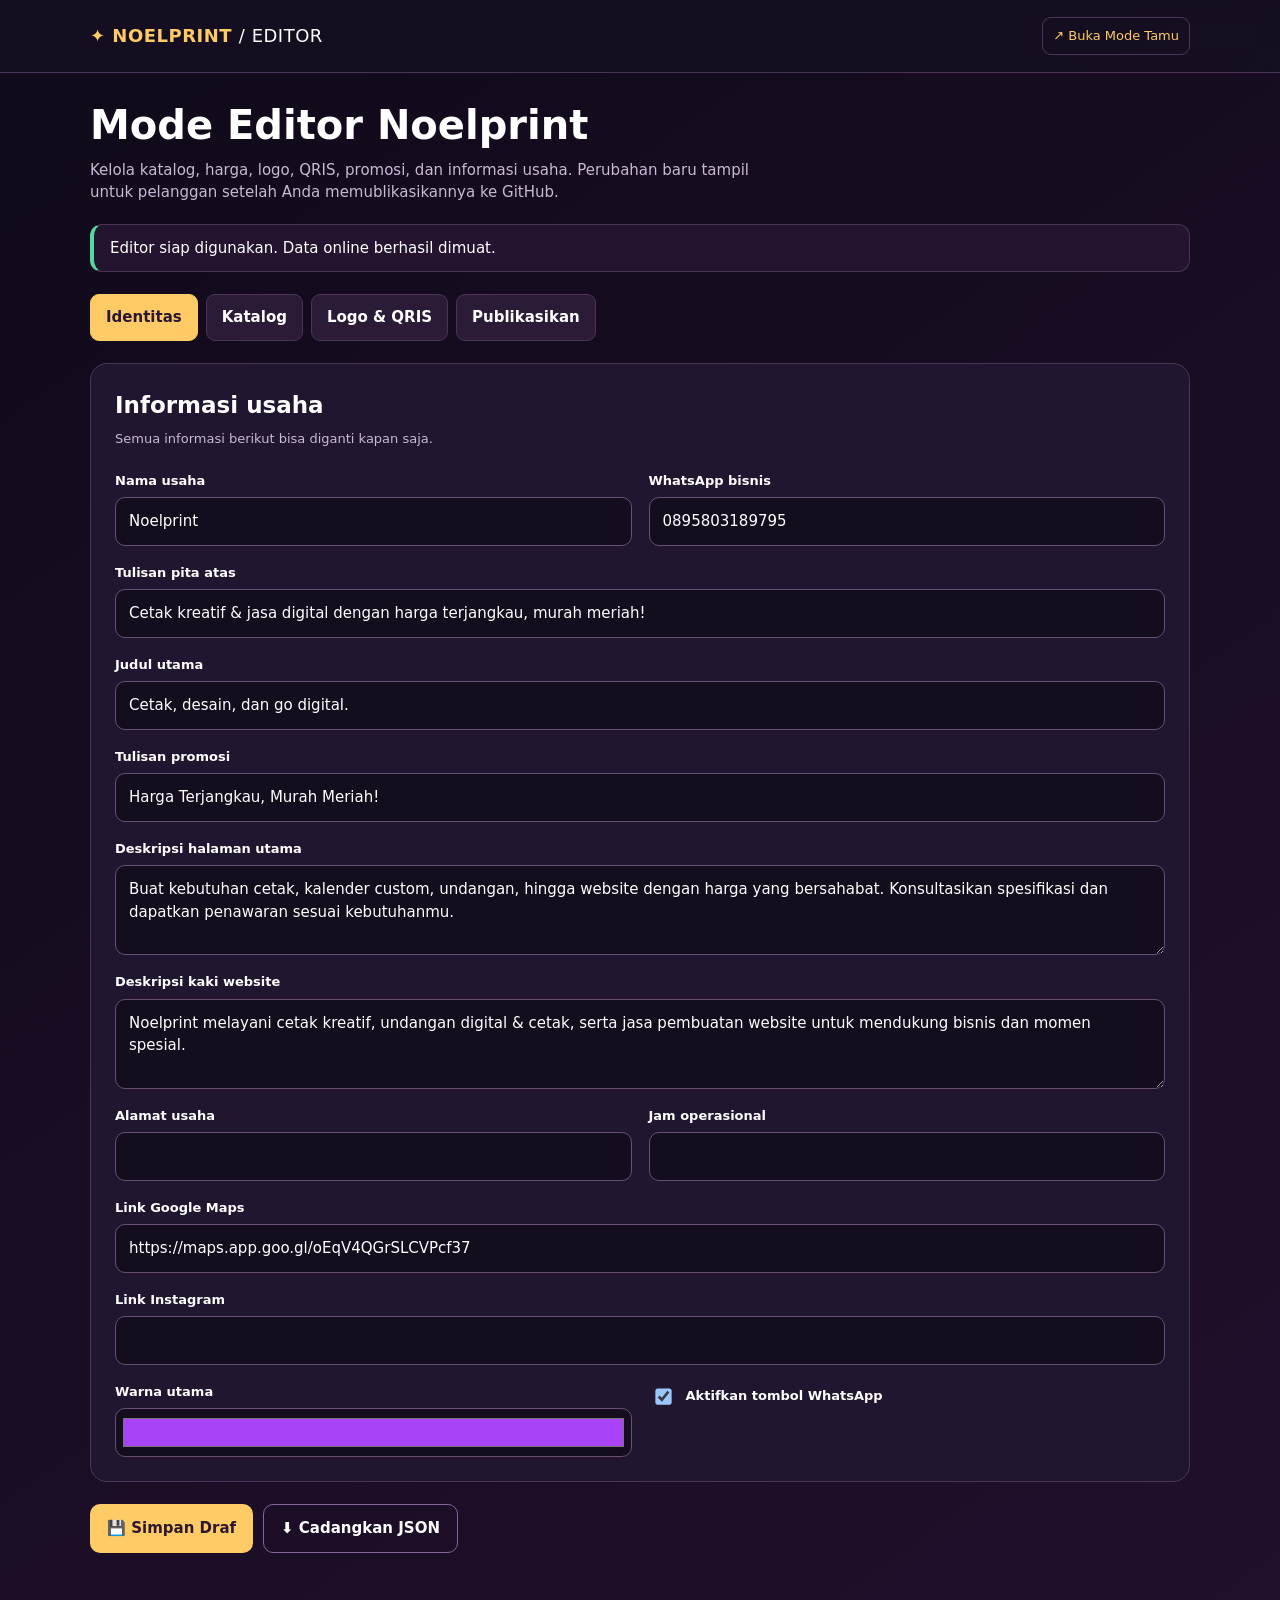
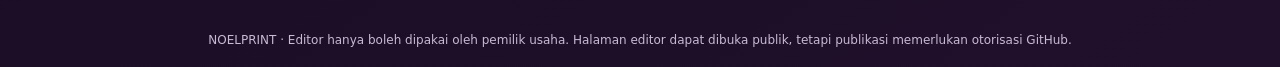
<file: admin.html>
<!doctype html><html lang="id"><head><meta charset="utf-8"><meta name="viewport" content="width=device-width,initial-scale=1"><title>Editor Noelprint</title><meta name="robots" content="noindex,nofollow"><meta http-equiv="refresh" content="0;url=./editor.html"></head><body style="font:16px system-ui;background:#160b27;color:#fff;padding:38px"><h1>Editor Noelprint</h1><p>Halaman editor sedang dibuka…</p><p><a href="./editor.html" style="color:#ffcd77">Klik untuk membuka Mode Editor</a></p><script>location.replace('./editor.html');</script></body></html>
</file>
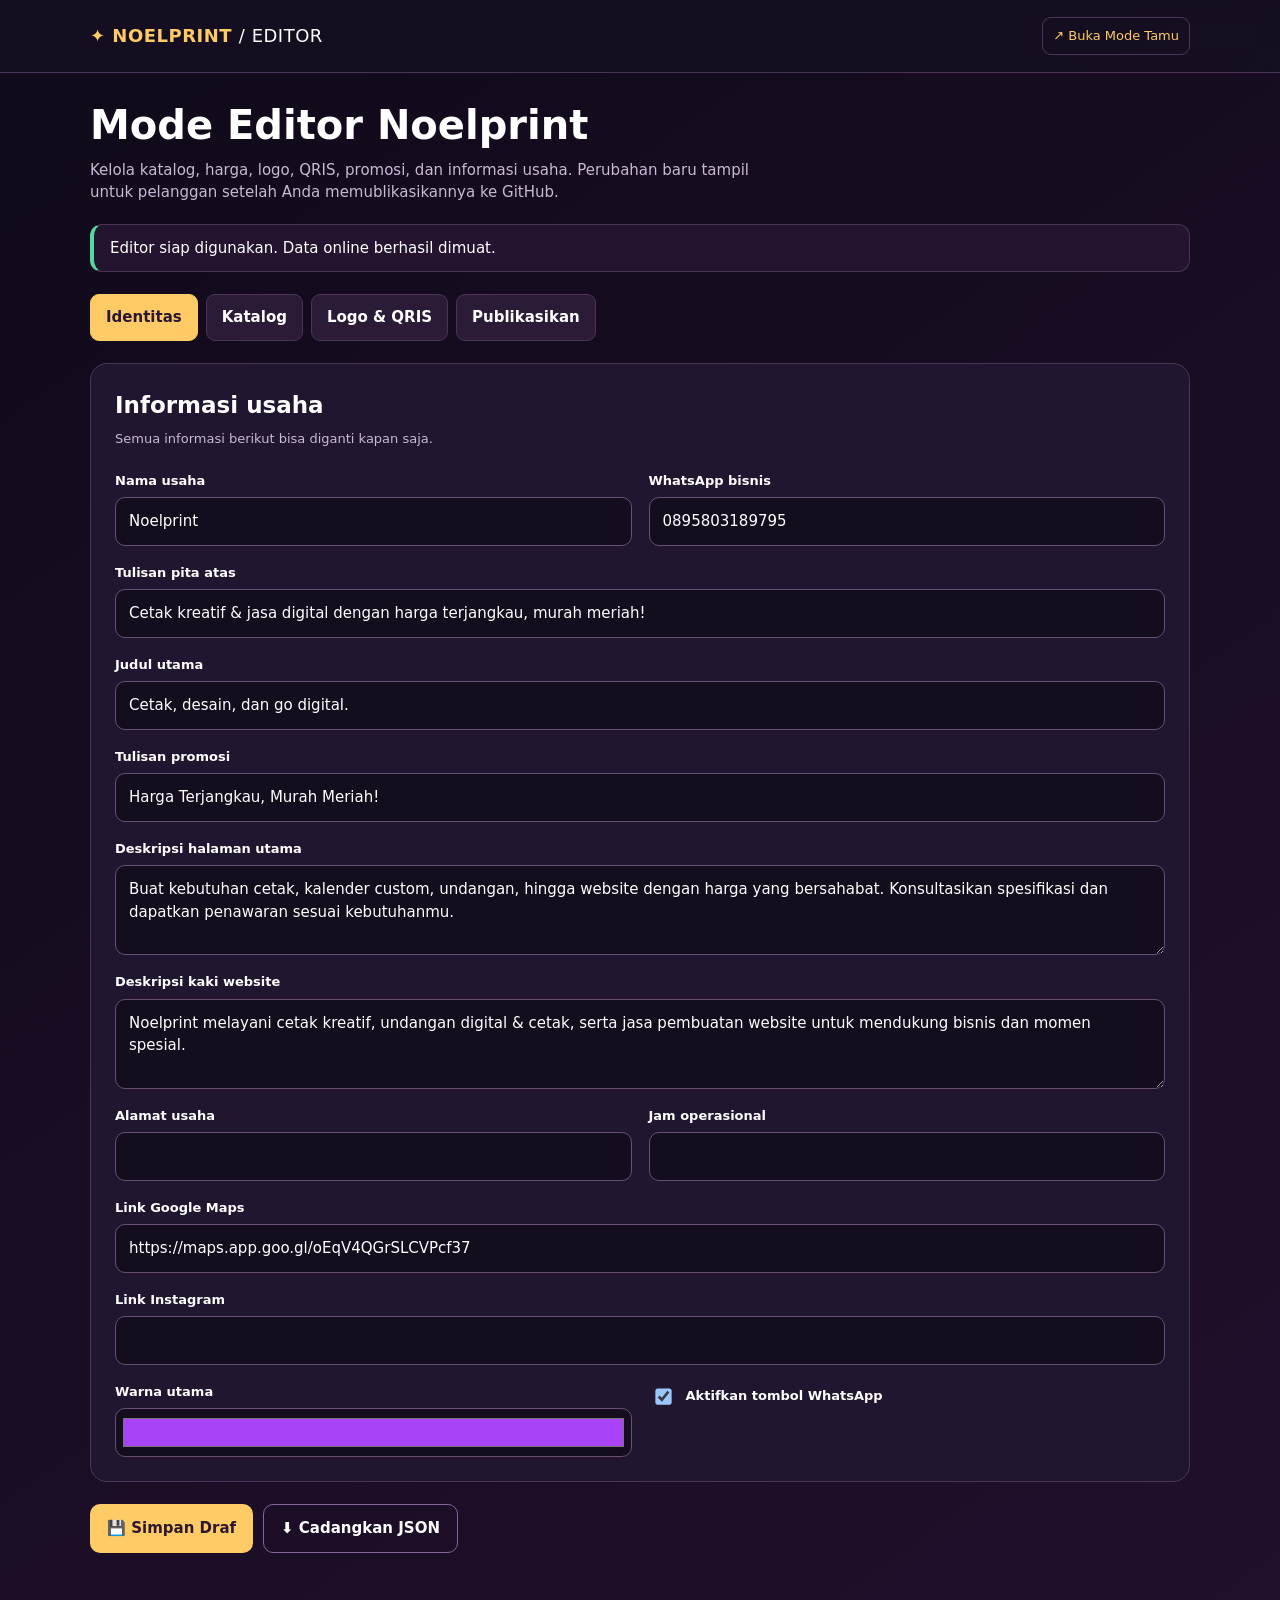
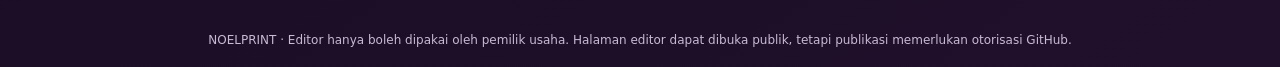
<file: editor.html>
<!doctype html>
<html lang="id">
<head>
<meta charset="utf-8">
<meta name="viewport" content="width=device-width, initial-scale=1">
<meta name="theme-color" content="#160b27">
<meta name="robots" content="noindex,nofollow">
<title>Mode Editor | Noelprint</title>
<style>
:root{color-scheme:dark;--bg:#100a1a;--pane:#21162f;--line:#493656;--gold:#ffcb66;--violet:#af6bea;--muted:#c8b9d4;--text:#fff}
*{box-sizing:border-box}html{scroll-behavior:smooth}body{margin:0;background:linear-gradient(145deg,#100a1a,#21102c);color:var(--text);font:15px/1.5 system-ui,-apple-system,'Segoe UI',sans-serif;min-height:100vh}button,input,textarea,select{font:inherit}a{color:var(--gold)}button{cursor:pointer}button:disabled{cursor:not-allowed;opacity:.55}h1,h2,h3,p{margin-top:0}header{background:#170f22e8;border-bottom:1px solid var(--line);position:sticky;top:0;z-index:5;backdrop-filter:blur(12px)}.head{width:min(1100px,calc(100% - 32px));margin:auto;display:flex;justify-content:space-between;align-items:center;gap:12px;padding:17px 0}.brand{font-size:18px;font-weight:900;letter-spacing:.5px;color:var(--gold)}.head a{font-size:13px;text-decoration:none;border:1px solid var(--line);border-radius:9px;padding:8px 10px}.wrap{width:min(1100px,calc(100% - 32px));margin:28px auto 60px}.intro h1{font-size:clamp(29px,4vw,40px);line-height:1.2;margin-bottom:10px}.intro p{color:var(--muted);max-width:700px}.status{margin:20px 0;background:#24142f;border:1px solid var(--line);border-left:4px solid var(--violet);border-radius:12px;padding:12px 16px;overflow-wrap:anywhere}.status.good{border-left-color:#54d8a0}.status.bad{border-left-color:#ff7c8e}.tabs{display:flex;gap:8px;overflow-x:auto;padding-bottom:10px;margin:22px 0 12px}.tab{border:1px solid var(--line);background:#2a1b36;color:var(--text);border-radius:9px;padding:11px 15px;white-space:nowrap;font-weight:700}.tab.active{background:var(--gold);color:#2a1833;border-color:var(--gold)}.panel{display:none;background:var(--pane);border:1px solid var(--line);border-radius:17px;padding:24px}.panel.active{display:block}.panel h2{font-size:23px;margin-bottom:7px}.helper{color:var(--muted);font-size:13px;margin-bottom:22px}.grid{display:grid;grid-template-columns:repeat(2,minmax(0,1fr));gap:17px}.field{display:flex;flex-direction:column;gap:7px;min-width:0}.wide{grid-column:1/-1}.field label{font-weight:700;font-size:13px}.field input,.field textarea,.field select{width:100%;background:#130d1d;border:1px solid #665174;color:#fff;padding:12px 13px;border-radius:10px;outline-offset:2px}.field textarea{min-height:90px;resize:vertical}.field input[type=color]{height:49px;padding:5px}.field input[type=file]{padding:10px}.field input[type=checkbox]{width:auto;transform:scale(1.25);margin:8px}.choice{display:flex;align-items:center;gap:8px;font-weight:700}.actions{display:flex;flex-wrap:wrap;gap:10px;margin:22px 0}.btn{border:0;border-radius:10px;padding:12px 17px;font-weight:800}.primary{background:var(--gold);color:#2d1830}.soft{background:#513067;color:#fff}.outline{background:transparent;color:#fff;border:1px solid #84649b}.hint{font-size:12px;color:var(--muted)}.list{display:grid;gap:12px}.service{border:1px solid var(--line);border-radius:12px;background:#170f22;padding:14px}.service summary{cursor:pointer;font-weight:800;display:flex;align-items:center;gap:10px}.service summary em{margin-left:auto;color:var(--muted);font-style:normal;font-size:11px}.service .inner{padding-top:15px}.service .btn{margin-top:16px}.preview{display:block;max-width:250px;width:100%;max-height:300px;object-fit:contain;background:#fff;border-radius:10px;padding:8px;margin:10px 0}.notes{background:#2b1e37;border:1px solid var(--line);border-radius:12px;padding:18px}.notes p{margin-bottom:10px}code{background:#130d1d;padding:3px 6px;border-radius:5px;overflow-wrap:anywhere}footer{text-align:center;font-size:12px;color:var(--muted);padding:18px}.service-count{font-size:13px;color:var(--muted);margin-bottom:14px}@media(max-width:680px){.grid{grid-template-columns:1fr}.wide{grid-column:auto}.panel{padding:17px}.head{padding:12px 0}.brand{font-size:16px}.wrap{margin-top:20px}.tabs{margin:16px 0}.tab{padding:10px 13px}}
</style>
</head>
<body>
<header><div class="head"><div class="brand">✦ NOELPRINT <span style="font-weight:500;color:white">/ EDITOR</span></div><a href="./" target="_blank" rel="noopener noreferrer">↗ Buka Mode Tamu</a></div></header>
<main class="wrap">
<section class="intro"><h1>Mode Editor Noelprint</h1><p>Kelola katalog, harga, logo, QRIS, promosi, dan informasi usaha. Perubahan baru tampil untuk pelanggan setelah Anda memublikasikannya ke GitHub.</p></section>
<div class="status" id="status" role="status" aria-live="polite">Memuat data Noelprint dari GitHub Pages...</div>
<nav class="tabs" aria-label="Menu editor"><button type="button" class="tab active" data-tab="identitas">Identitas</button><button type="button" class="tab" data-tab="katalog">Katalog</button><button type="button" class="tab" data-tab="gambar">Logo & QRIS</button><button type="button" class="tab" data-tab="publikasi">Publikasikan</button></nav>
<section class="panel active" data-panel="identitas"><h2>Informasi usaha</h2><p class="helper">Semua informasi berikut bisa diganti kapan saja.</p><div class="grid">
<div class="field"><label for="name">Nama usaha</label><input id="name" maxlength="65"></div>
<div class="field"><label for="wa">WhatsApp bisnis</label><input id="wa" type="tel" maxlength="24" inputmode="tel"></div>
<div class="field wide"><label for="announcement">Tulisan pita atas</label><input id="announcement" maxlength="160"></div>
<div class="field wide"><label for="headline">Judul utama</label><input id="headline" maxlength="160"></div>
<div class="field wide"><label for="promotion">Tulisan promosi</label><input id="promotion" maxlength="160"></div>
<div class="field wide"><label for="description">Deskripsi halaman utama</label><textarea id="description" maxlength="600"></textarea></div>
<div class="field wide"><label for="footer">Deskripsi kaki website</label><textarea id="footer" maxlength="400"></textarea></div>
<div class="field"><label for="address">Alamat usaha</label><input id="address" maxlength="220"></div>
<div class="field"><label for="hours">Jam operasional</label><input id="hours" maxlength="100"></div>
<div class="field wide"><label for="locationUrl">Link Google Maps</label><input id="locationUrl" type="url"></div>
<div class="field wide"><label for="instagram">Link Instagram</label><input id="instagram" type="url"></div>
<div class="field"><label for="accent">Warna utama</label><input id="accent" type="color" value="#a943f7"></div>
<div class="field"><label class="choice"><input id="waEnabled" type="checkbox"> Aktifkan tombol WhatsApp</label></div>
</div></section>
<section class="panel" data-panel="katalog"><h2>Katalog layanan</h2><p class="helper">Klik produk untuk mengubah nama, deskripsi, harga, dan kategori.</p><div class="service-count" id="serviceCount"></div><div id="serviceList" class="list"></div><div class="actions"><button type="button" id="addService" class="btn soft">+ Tambah layanan</button></div></section>
<section class="panel" data-panel="gambar"><h2>Logo dan QRIS</h2><p class="helper">Gambar yang diunggah otomatis dibawa ke file data publikasi. Pastikan QR code jelas dan dapat dipindai.</p><div class="grid"><div class="field"><label>Logo Noelprint</label><img class="preview" id="logoPreview" alt="Pratinjau logo"><input type="file" accept="image/png,image/jpeg,image/webp" id="logoFile"><span class="hint">Maksimal 500 KB.</span></div><div class="field"><label>QRIS Pembayaran</label><img class="preview" id="qrisPreview" alt="Pratinjau QRIS"><input type="file" accept="image/png,image/jpeg,image/webp" id="qrisFile"><span class="hint">Maksimal 500 KB.</span></div><div class="field wide"><label for="qrisTitle">Judul QRIS</label><input id="qrisTitle"></div><div class="field wide"><label for="qrisInfo">Keterangan pembayaran</label><textarea id="qrisInfo"></textarea></div><div class="field wide"><label class="choice"><input type="checkbox" id="qrisEnabled"> Tampilkan QRIS di halaman tamu</label></div></div></section>
<section class="panel" data-panel="publikasi"><h2>Simpan dan publikasikan</h2><p class="helper">Simpan draf terlebih dahulu, lalu publikasikan untuk memperbarui Mode Tamu Noelprint.</p><div class="notes"><p><strong>Repository:</strong> <code>jeforoh03-cell/noelprint</code></p><p><strong>Cabang:</strong> <code>main</code> · <strong>Data:</strong> <code>site-data.json</code></p><p class="hint">Token GitHub diperlukan untuk publikasi. Tidak disimpan di browser, website, atau repository. Jangan berikan token kepada orang lain.</p></div><div class="grid" style="margin-top:16px"><div class="field wide"><label for="token">GitHub Fine-grained Personal Access Token</label><input id="token" type="password" autocomplete="off" autocapitalize="off" spellcheck="false" placeholder="github_pat_..."><span class="hint">Izin yang diperlukan: hanya repository noelprint, Contents: Read and write. <a href="https://github.com/settings/personal-access-tokens/new" target="_blank" rel="noopener noreferrer">Buat token GitHub</a>.</span></div></div><div class="actions"><button id="publish" class="btn primary" type="button">☁ Publikasikan Perubahan</button><button id="reload" class="btn outline" type="button">Ambil Versi Online</button></div><p class="hint">Setelah publikasi berhasil, tunggu beberapa saat lalu muat ulang halaman tamu.</p></section>
<div class="actions"><button class="btn primary" type="button" id="saveDraft">💾 Simpan Draf</button><button class="btn outline" type="button" id="exportBackup">⬇ Cadangkan JSON</button></div>
</main>
<footer>NOELPRINT · Editor hanya boleh dipakai oleh pemilik usaha. Halaman editor dapat dibuka publik, tetapi publikasi memerlukan otorisasi GitHub.</footer>
<script>
'use strict';
const API='https://api.github.com/repos/jeforoh03-cell/noelprint/contents/site-data.json';
const FILE='./site-data.json';
const DRAFT='noelprint-draft-light-v1';
const baseCategory=['Undangan & Acara','Website & Digital','Media Promosi','Cetak Dokumen','Branding & Kemasan','Merchandise','Foto & Acara'];
const simpleKeys=['name','wa','announcement','headline','promotion','description','footer','address','hours','locationUrl','instagram','accent','qrisTitle','qrisInfo'];
const find=id=>document.getElementById(id);
let state=null,baselineVersion=null;
function notify(message,kind){const el=find('status');el.textContent=message;el.className='status'+(kind?' '+kind:'')}
function tab(name){document.querySelectorAll('[data-tab]').forEach(b=>b.classList.toggle('active',b.dataset.tab===name));document.querySelectorAll('[data-panel]').forEach(p=>p.classList.toggle('active',p.dataset.panel===name));}
document.querySelectorAll('[data-tab]').forEach(b=>b.addEventListener('click',()=>tab(b.dataset.tab)));
function showFields(){if(!state)return;simpleKeys.forEach(k=>{const el=find(k);if(el)el.value=typeof state[k]==='string'?state[k]:''});find('waEnabled').checked=!!state.waEnabled;find('qrisEnabled').checked=!!state.qrisEnabled;find('logoPreview').src=state.logo||'';find('qrisPreview').src=state.qrisImage||'';renderServices()}
function collectFields(){if(!state)throw Error('Data belum siap');simpleKeys.forEach(k=>{const el=find(k);if(el)state[k]=el.value.trim()});state.waEnabled=find('waEnabled').checked;state.qrisEnabled=find('qrisEnabled').checked;if(!state.name)throw Error('Nama usaha harus diisi.');const wa=state.wa.replace(/\D/g,'');if(state.waEnabled&&wa.length<10)throw Error('Nomor WhatsApp belum benar.');if(state.locationUrl&&!/^https?:\/\//.test(state.locationUrl))throw Error('Link Google Maps harus diawali https://');return state}
function makeField(label,value,update,kind){const wrap=document.createElement('label');wrap.className='field';const t=document.createElement('span');t.textContent=label;t.style.fontWeight='700';t.style.fontSize='13px';let el=kind==='long'?document.createElement('textarea'):document.createElement('input');if(kind!=='long')el.type=kind==='price'?'number':'text';if(kind==='price'){el.min='0';el.step='1'}el.value=value||'';el.addEventListener('input',()=>update(el.value));wrap.append(t,el);return wrap}
function renderServices(){const list=find('serviceList');list.replaceChildren();const services=state.services||[];find('serviceCount').textContent=services.length+' layanan';services.forEach((s,i)=>{const details=document.createElement('details');details.className='service';const summary=document.createElement('summary');summary.textContent=(s.icon||'🖨️')+' '+(s.title||'Layanan baru');const sub=document.createElement('em');sub.textContent=s.category||'';summary.append(sub);details.append(summary);const inner=document.createElement('div');inner.className='inner';const grid=document.createElement('div');grid.className='grid';grid.append(makeField('Nama layanan',s.title,v=>{s.title=v;summary.firstChild.textContent=(s.icon||'🖨️')+' '+v}),makeField('Ikon emoji',s.icon,v=>{s.icon=v;summary.firstChild.textContent=v+' '+s.title}));const cat=document.createElement('label');cat.className='field';const title=document.createElement('span');title.textContent='Kategori';const sel=document.createElement('select');baseCategory.forEach(c=>{const o=document.createElement('option');o.value=c;o.textContent=c;sel.append(o)});sel.value=s.category;sel.onchange=()=>{s.category=sel.value;sub.textContent=sel.value};cat.append(title,sel);grid.append(cat,makeField('Harga awal (Rp, kosong = tanya harga)',s.price,v=>{s.price=v},'price'),makeField('Satuan',s.unit,v=>{s.unit=v}),makeField('Label',s.badge,v=>{s.badge=v}));const desc=makeField('Deskripsi',s.description,v=>{s.description=v},'long');desc.classList.add('wide');grid.append(desc);inner.append(grid);const del=document.createElement('button');del.type='button';del.className='btn outline';del.textContent='Hapus layanan';del.onclick=()=>{if(confirm('Hapus layanan '+s.title+'?')){state.services.splice(i,1);renderServices();notify('Layanan dihapus dari draf. Simpan dan publikasikan agar pelanggan melihat perubahan.')}};inner.append(del);details.append(inner);list.append(details)})}
find('addService').onclick=()=>{if(!state)return;state.services.push({id:'custom-'+Date.now(),title:'Layanan Baru',icon:'🖨️',description:'Tulis deskripsi layanan.',category:'Media Promosi',price:'',unit:'pcs',badge:'BARU'});renderServices();const all=document.querySelectorAll('.service');const last=all[all.length-1];if(last){last.open=true;last.scrollIntoView({behavior:'smooth',block:'center'})}};
async function readFile(file,limit){if(!file)return null;if(!['image/png','image/webp','image/jpeg'].includes(file.type))throw Error('Gunakan PNG, JPG, atau WEBP.');if(file.size>limit)throw Error('Gambar maksimal '+Math.round(limit/1024/1024)+' MB.');return await new Promise((resolve,reject)=>{const reader=new FileReader();reader.onload=()=>resolve(String(reader.result));reader.onerror=()=>reject(Error('Gambar tidak dapat dibaca.'));reader.readAsDataURL(file)})}
find('logoFile').onchange=async e=>{try{const d=await readFile(e.target.files[0],500*1024);if(d){state.logo=d;find('logoPreview').src=d;notify('Logo diperbarui pada draf.')}}catch(err){notify(err.message,'bad')}};
find('qrisFile').onchange=async e=>{try{const d=await readFile(e.target.files[0],500*1024);if(d){state.qrisImage=d;find('qrisPreview').src=d;notify('QRIS diperbarui pada draf.')}}catch(err){notify(err.message,'bad')}};
function draftSave(){try{collectFields();localStorage.setItem(DRAFT,JSON.stringify(state));notify('Draf tersimpan pada browser ini. Klik Publikasikan untuk memperbarui halaman tamu.','good')}catch(e){notify('Tidak bisa menyimpan draf: '+e.message,'bad')}}
find('saveDraft').onclick=draftSave;
find('exportBackup').onclick=()=>{try{collectFields();const blob=new Blob([JSON.stringify(state,null,2)],{type:'application/json'});const a=document.createElement('a');a.href=URL.createObjectURL(blob);a.download='Noelprint_Cadangan_Katalog.json';a.click();setTimeout(()=>URL.revokeObjectURL(a.href),1000);notify('Cadangan JSON siap diunduh.','good')}catch(e){notify(e.message,'bad')}};
function textToBase64(s){const bytes=new TextEncoder().encode(s);let output='';for(let i=0;i<bytes.length;i+=16384)output+=String.fromCharCode(...bytes.subarray(i,i+16384));return btoa(output)}
function base64ToText(s){const clean=s.replace(/\s/g,'');const bytes=Uint8Array.from(atob(clean),c=>c.charCodeAt(0));return new TextDecoder().decode(bytes)}
async function loadOnline(){notify('Memuat data Noelprint...');try{const r=await fetch(FILE+'?v='+Date.now(),{cache:'no-store'});if(!r.ok)throw Error('HTTP '+r.status);const loaded=await r.json();if(!Array.isArray(loaded.services))throw Error('Format katalog tidak sesuai');state=loaded;baselineVersion=loaded.publishedVersion||null;try{const draft=JSON.parse(localStorage.getItem(DRAFT)||'null');if(draft&&draft.publishedVersion===baselineVersion&&Array.isArray(draft.services)){state=draft;notify('Draf lokal dimuat. Anda dapat melanjutkan edit, lalu publikasikan.','good')}else{notify('Editor siap digunakan. Data online berhasil dimuat.','good')}}catch(e){notify('Editor siap digunakan. Data online berhasil dimuat.','good')}showFields()}catch(e){notify('Data online tidak dapat dibuka: '+e.message+'. Periksa apakah GitHub Pages sudah aktif dan site-data.json tersedia.','bad')}}
find('reload').onclick=()=>{if(confirm('Ambil data versi online? Draf lokal akan dibuang.')){try{localStorage.removeItem(DRAFT)}catch(e){}loadOnline()}};
find('publish').onclick=async()=>{const btn=find('publish'),token=find('token').value.trim();try{collectFields();if(!token)throw Error('Masukkan token GitHub dengan izin Contents: Read and write.');if(location.protocol!=='https:')throw Error('Bukalah editor dari alamat GitHub Pages HTTPS.');btn.disabled=true;notify('Memeriksa data terbaru di GitHub...');const headers={'Accept':'application/vnd.github+json','Authorization':'Bearer '+token,'X-GitHub-Api-Version':'2022-11-28'};const response=await fetch(API+'?ref=main',{headers,cache:'no-store'});if(!response.ok)throw Error('Gagal masuk ke GitHub (HTTP '+response.status+'). Periksa token dan izinnya.');const file=await response.json();const current=JSON.parse(base64ToText(file.content));if((current.publishedVersion||null)!==baselineVersion)throw Error('Data situs sudah berubah. Klik Ambil Versi Online sebelum publikasi.');const next=JSON.parse(JSON.stringify(state));next.publishedVersion='noel-'+Date.now()+'-'+Math.random().toString(36).slice(2,8);next.githubOwner='jeforoh03-cell';next.githubRepo='noelprint';next.githubBranch='main';if(JSON.stringify(next).length>950000)throw Error('Data website terlalu besar. Kompres gambar logo atau QRIS dan coba lagi.');notify('Memublikasikan katalog dan konten terbaru...');const saved=await fetch(API,{method:'PUT',headers:{...headers,'Content-Type':'application/json'},body:JSON.stringify({message:'Publikasi konten Noelprint melalui Mode Editor',content:textToBase64(JSON.stringify(next)),sha:file.sha,branch:'main'})});if(!saved.ok)throw Error('GitHub menolak publikasi (HTTP '+saved.status+'). Periksa token dan kemungkinan konflik versi.');state=next;baselineVersion=next.publishedVersion;localStorage.removeItem(DRAFT);notify('Berhasil! Data sudah disimpan di GitHub. Tunggu deployment lalu buka ulang halaman tamu.','good');}catch(e){notify('Publikasi belum berhasil: '+e.message,'bad')}finally{find('token').value='';btn.disabled=false}};
loadOnline();
</script>
</body>
</html>
</file>
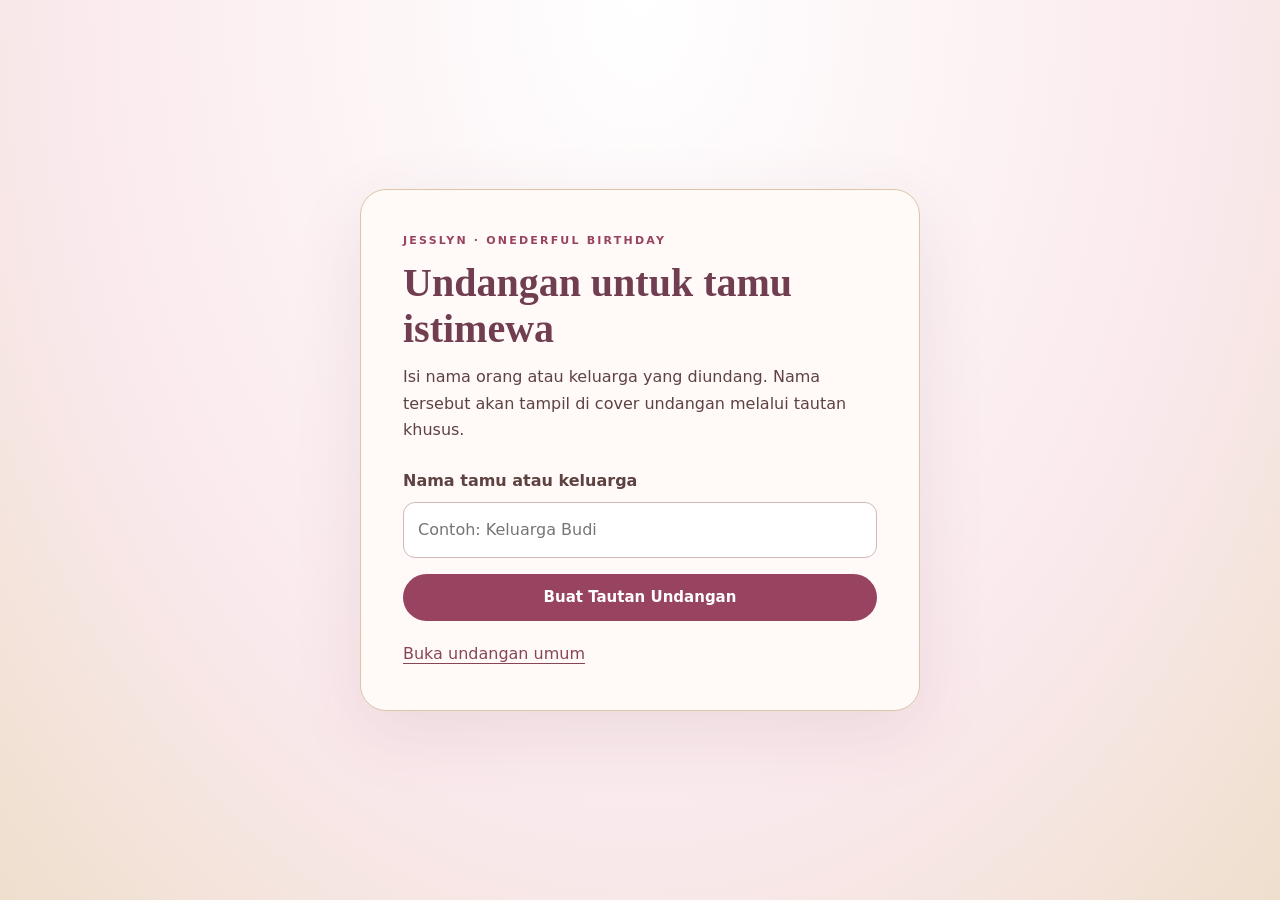
<file: Und-digital-ultah-Jesselyn/tamu.html>
<!doctype html>
<html lang="id">
<head>
  <meta charset="utf-8">
  <meta name="viewport" content="width=device-width,initial-scale=1">
  <meta name="robots" content="noindex,nofollow">
  <title>Buat Tautan Tamu — Ulang Tahun Jesslyn</title>
  <style>
    *{box-sizing:border-box}
    body{margin:0;min-height:100vh;min-height:100svh;display:grid;place-items:center;padding:28px 18px;background:radial-gradient(ellipse at top,#fff,#fae9ec 65%,#eedfcd);color:#5e4241;font:16px/1.65 system-ui,sans-serif}
    main{width:min(100%,560px);padding:clamp(24px,6vw,42px);border:1px solid #dbc7a7;border-radius:26px;background:#fffaf8;box-shadow:0 22px 70px #733e501c}
    .eyebrow{margin:0;color:#984360;letter-spacing:.2em;font-size:11px;font-weight:700;text-transform:uppercase}
    h1{margin:10px 0;font:600 clamp(30px,7vw,40px)/1.15 Georgia,serif;color:#703e50}
    p{margin:12px 0 24px}
    label{display:block;font-weight:600;margin:0 0 8px}
    input{width:100%;min-width:0;padding:14px;border:1px solid #d2b7bd;border-radius:12px;background:white;color:#5e4241;font:inherit}
    input:focus-visible,button:focus-visible,a:focus-visible{outline:3px solid #984360;outline-offset:3px}
    button,.button{display:inline-block;cursor:pointer;border:0;border-radius:999px;padding:13px 22px;background:#984360;color:white;text-decoration:none;font:600 15px/1.4 system-ui,sans-serif;text-align:center}
    form>button{width:100%;margin-top:16px}
    #result{margin-top:28px;border-top:1px solid #ead9d9;padding-top:22px}
    #result[hidden]{display:none}
    .recipient{padding:17px;text-align:center;border-radius:16px;background:#f7e8eb;overflow-wrap:anywhere}
    .recipient small{display:block;color:#805f66}
    .recipient strong{display:block;font:600 27px/1.3 Georgia,serif;color:#703e50;margin:6px 0}
    #inviteLink{font-size:13px;margin:8px 0 16px}
    .actions{display:flex;gap:10px;flex-wrap:wrap}
    .secondary{background:#efdee0;color:#703e50}
    #status{margin:12px 0 0;min-height:1.65em;font-size:14px;color:#703e50}
    .back{display:inline-block;margin-top:20px;color:#874657;text-underline-offset:4px}
  </style>
</head>
<body>
  <main>
    <p class="eyebrow">Jesslyn · ONEderful Birthday</p>
    <h1>Undangan untuk tamu istimewa</h1>
    <p>Isi nama orang atau keluarga yang diundang. Nama tersebut akan tampil di cover undangan melalui tautan khusus.</p>
    <form id="guestForm">
      <label for="guestInput">Nama tamu atau keluarga</label>
      <input id="guestInput" name="nama" placeholder="Contoh: Keluarga Budi" autocomplete="off" maxlength="160" required>
      <button type="submit">Buat Tautan Undangan</button>
    </form>
    <section id="result" aria-label="Tautan undangan tamu" hidden>
      <div class="recipient"><small>Di cover undangan akan tampil:</small><span>Kepada Yth.</span><strong id="recipientName"></strong></div>
      <label for="inviteLink" style="margin-top:18px">Tautan untuk dibagikan</label>
      <input id="inviteLink" readonly>
      <div class="actions">
        <button id="copyLink" type="button">Salin Tautan</button>
        <a id="previewLink" class="button secondary" target="_blank" rel="noopener">Lihat Undangan</a>
      </div>
      <p id="status" role="status" aria-live="polite"></p>
    </section>
    <a class="back" href="./">Buka undangan umum</a>
  </main>
  <script>
    (function(){
      const form=document.getElementById('guestForm');
      const nameInput=document.getElementById('guestInput');
      const result=document.getElementById('result');
      const recipient=document.getElementById('recipientName');
      const linkInput=document.getElementById('inviteLink');
      const preview=document.getElementById('previewLink');
      const status=document.getElementById('status');
      function update(){
        const name=nameInput.value.trim();
        status.textContent='';
        if(!name){result.hidden=true;return false;}
        const url=new URL('./',window.location.href);
        url.searchParams.set('to',name);
        recipient.textContent=name;
        linkInput.value=url.href;
        preview.href=url.href;
        result.hidden=false;
        return true;
      }
      form.addEventListener('submit',function(e){
        e.preventDefault();
        if(!update()){nameInput.focus();return;}
        linkInput.focus();
        linkInput.select();
      });
      nameInput.addEventListener('input',function(){if(!result.hidden)update();});
      document.getElementById('copyLink').addEventListener('click',async function(){
        if(!update())return;
        try{
          await navigator.clipboard.writeText(linkInput.value);
          status.textContent='Tautan berhasil disalin. Siap dibagikan kepada tamu.';
        }catch(e){
          linkInput.focus();linkInput.select();
          status.textContent=document.execCommand('copy')?'Tautan berhasil disalin.':'Pilih dan salin tautan di atas.';
        }
      });
    })();
  </script>
</body>
</html>
</file>
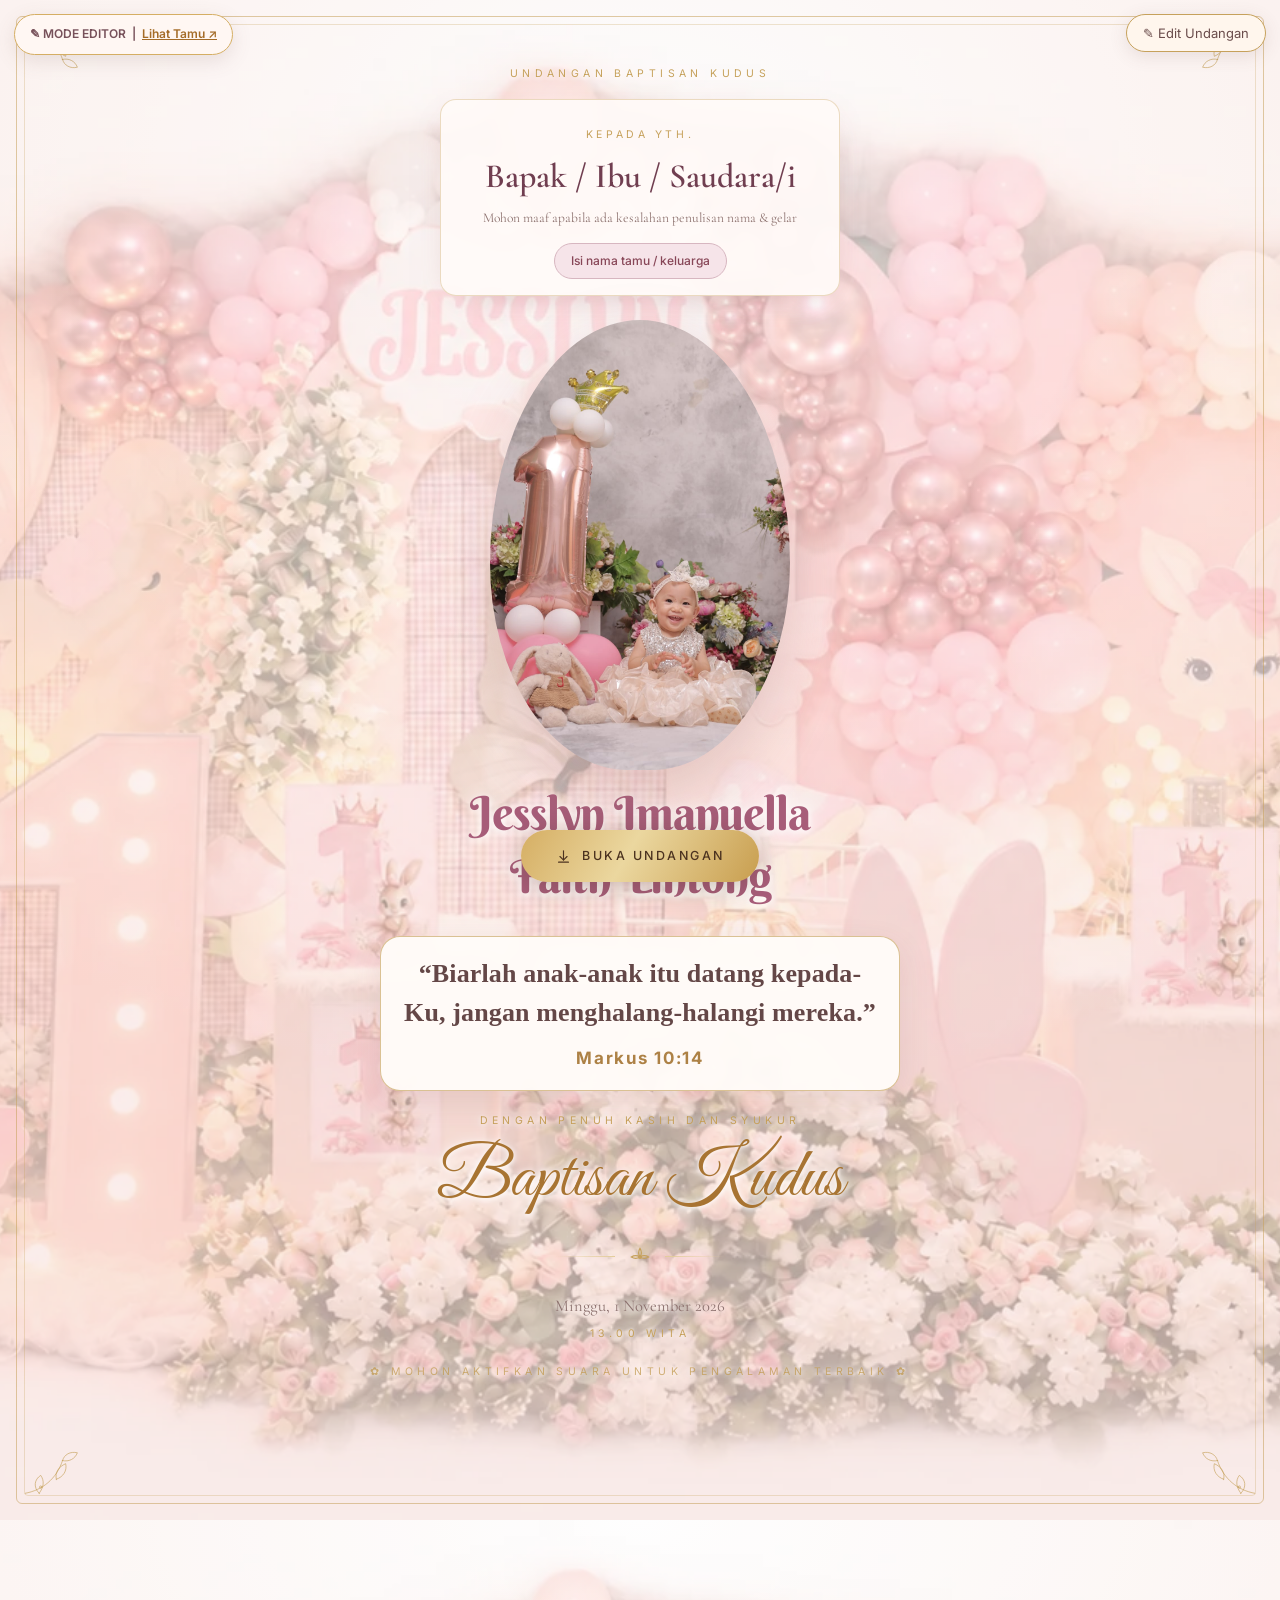
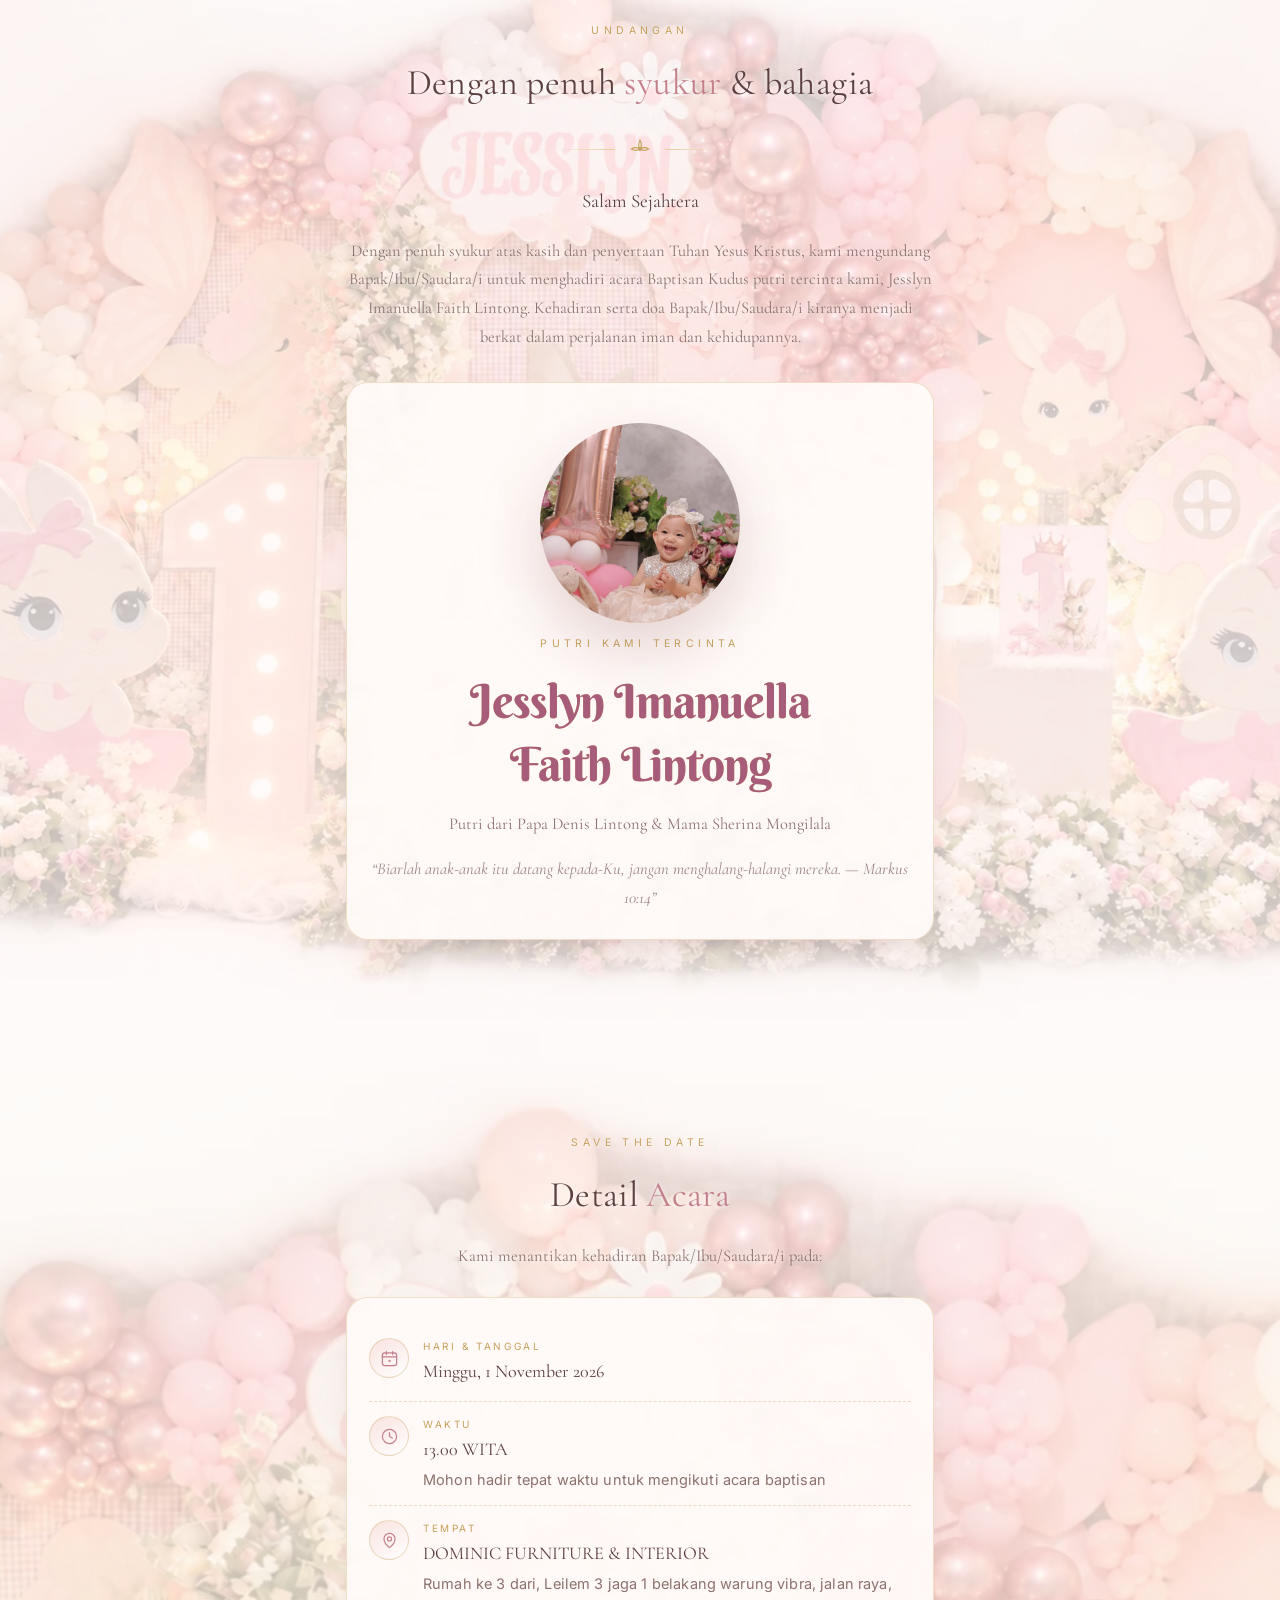
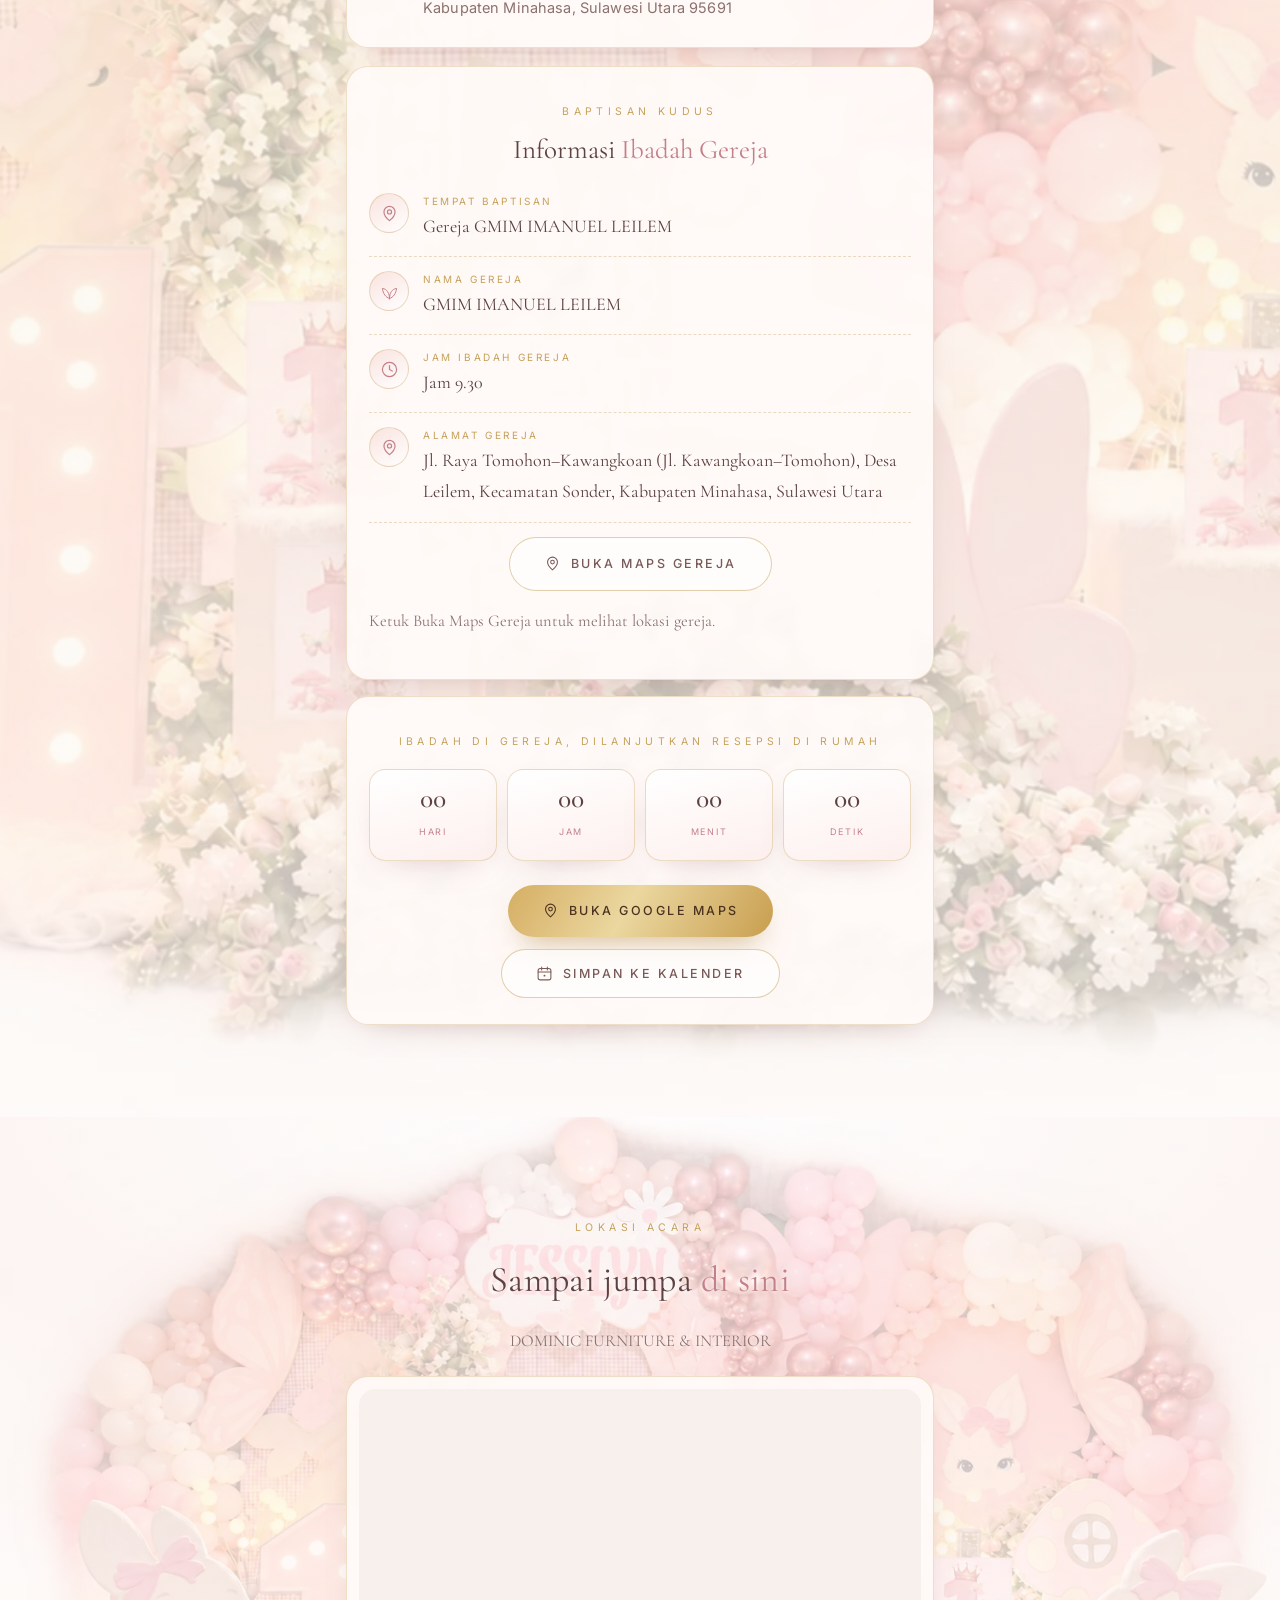
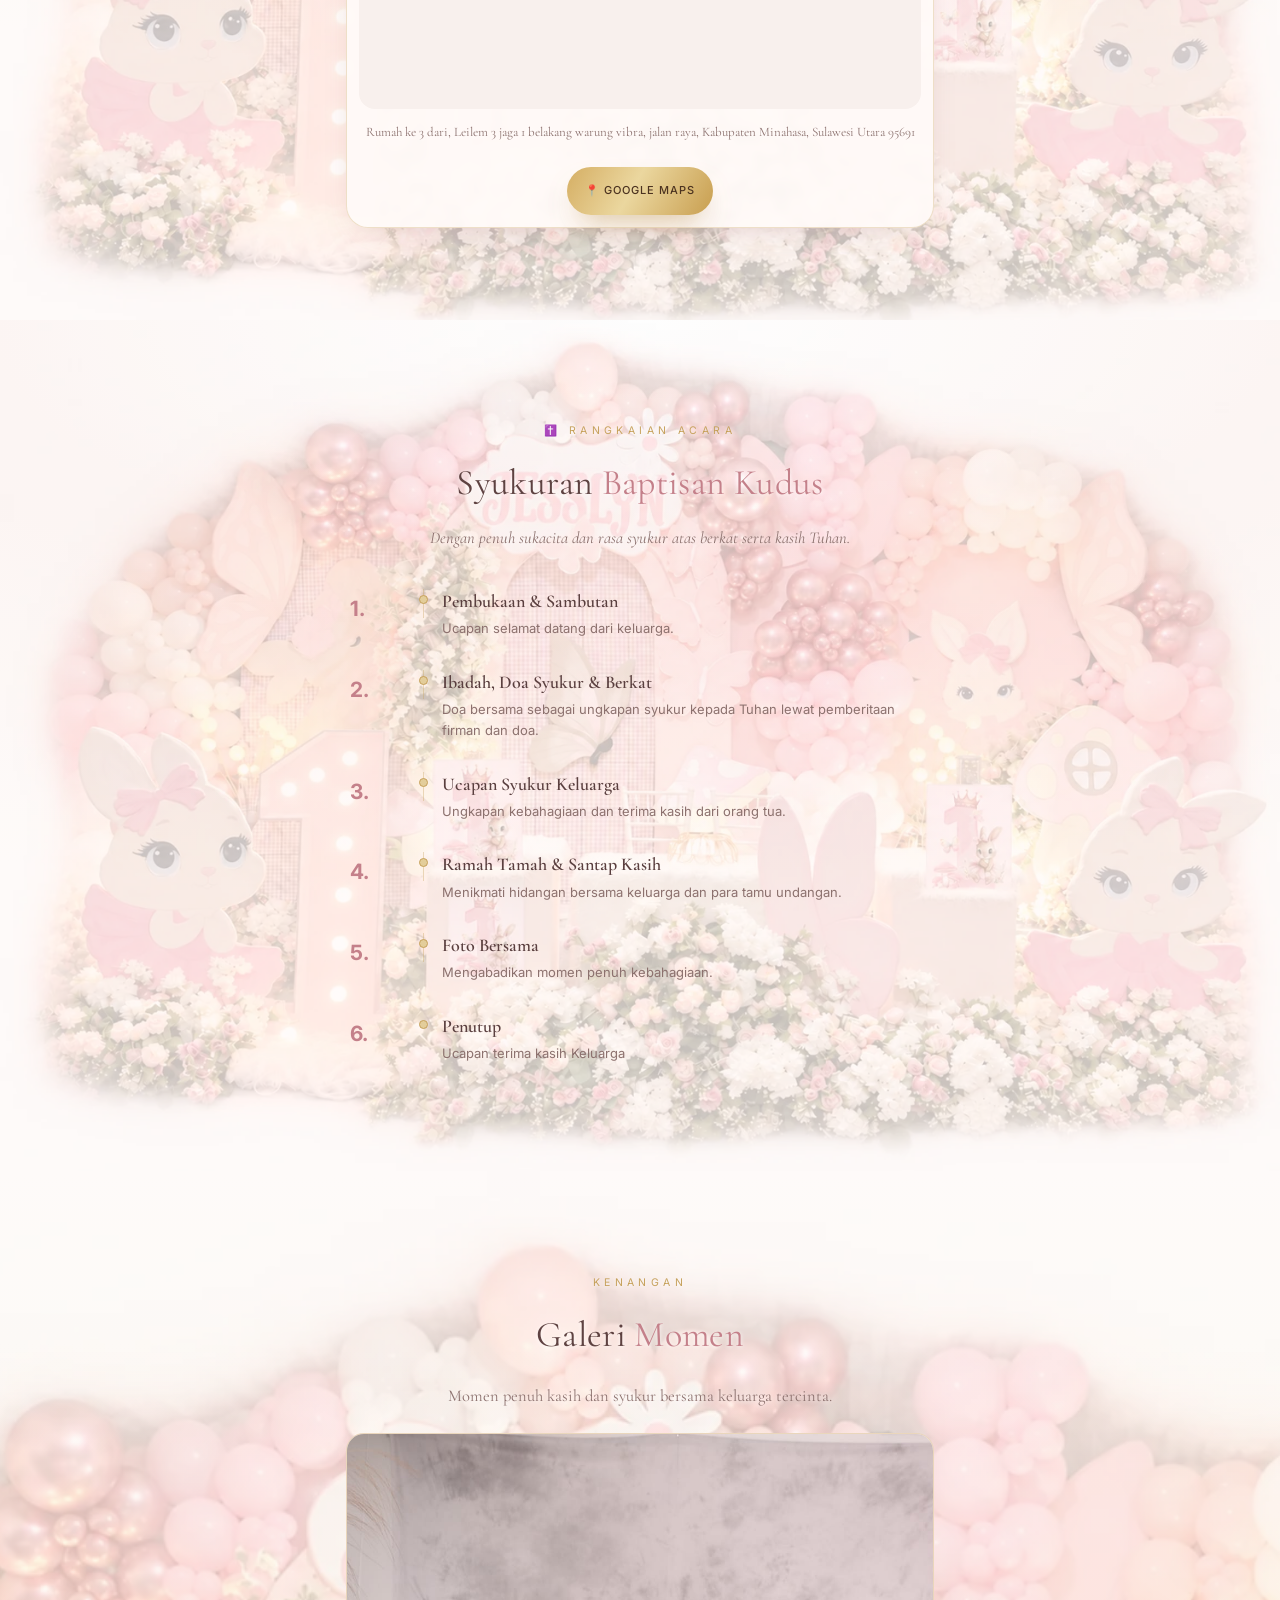
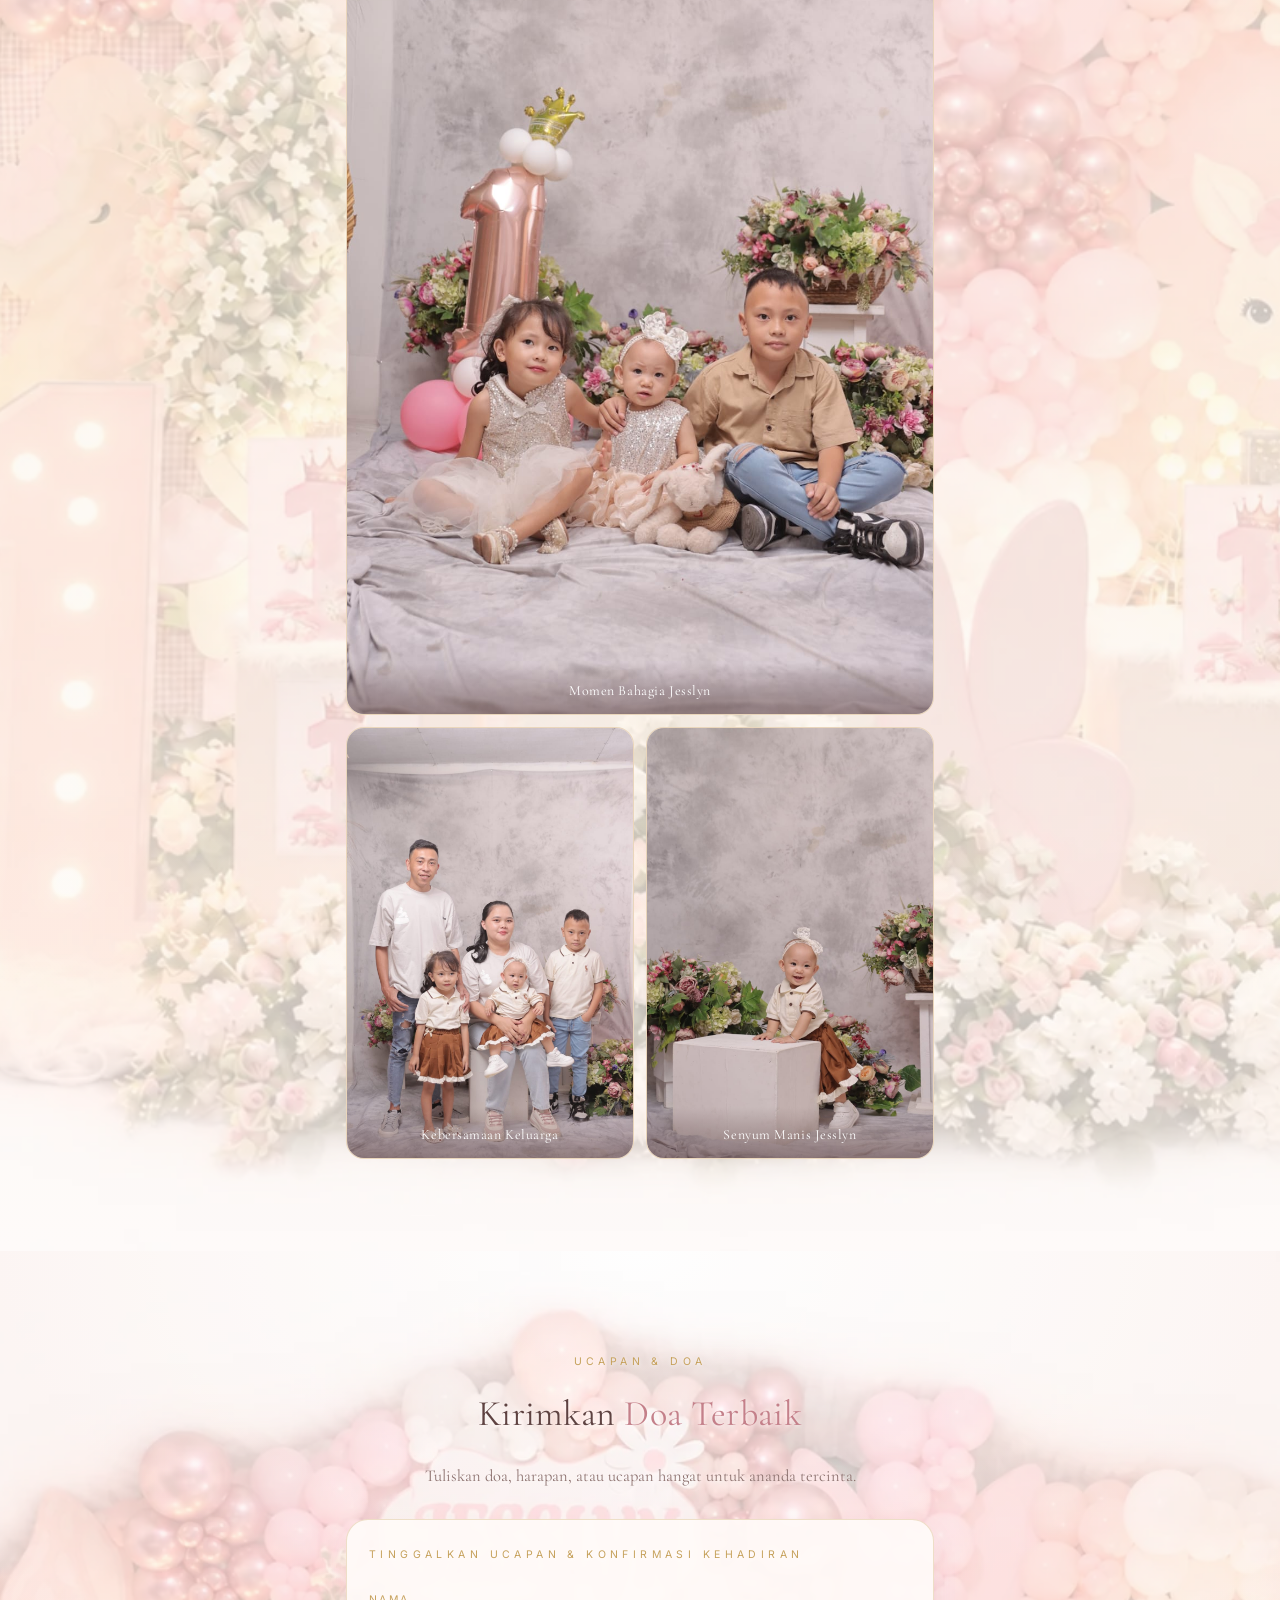
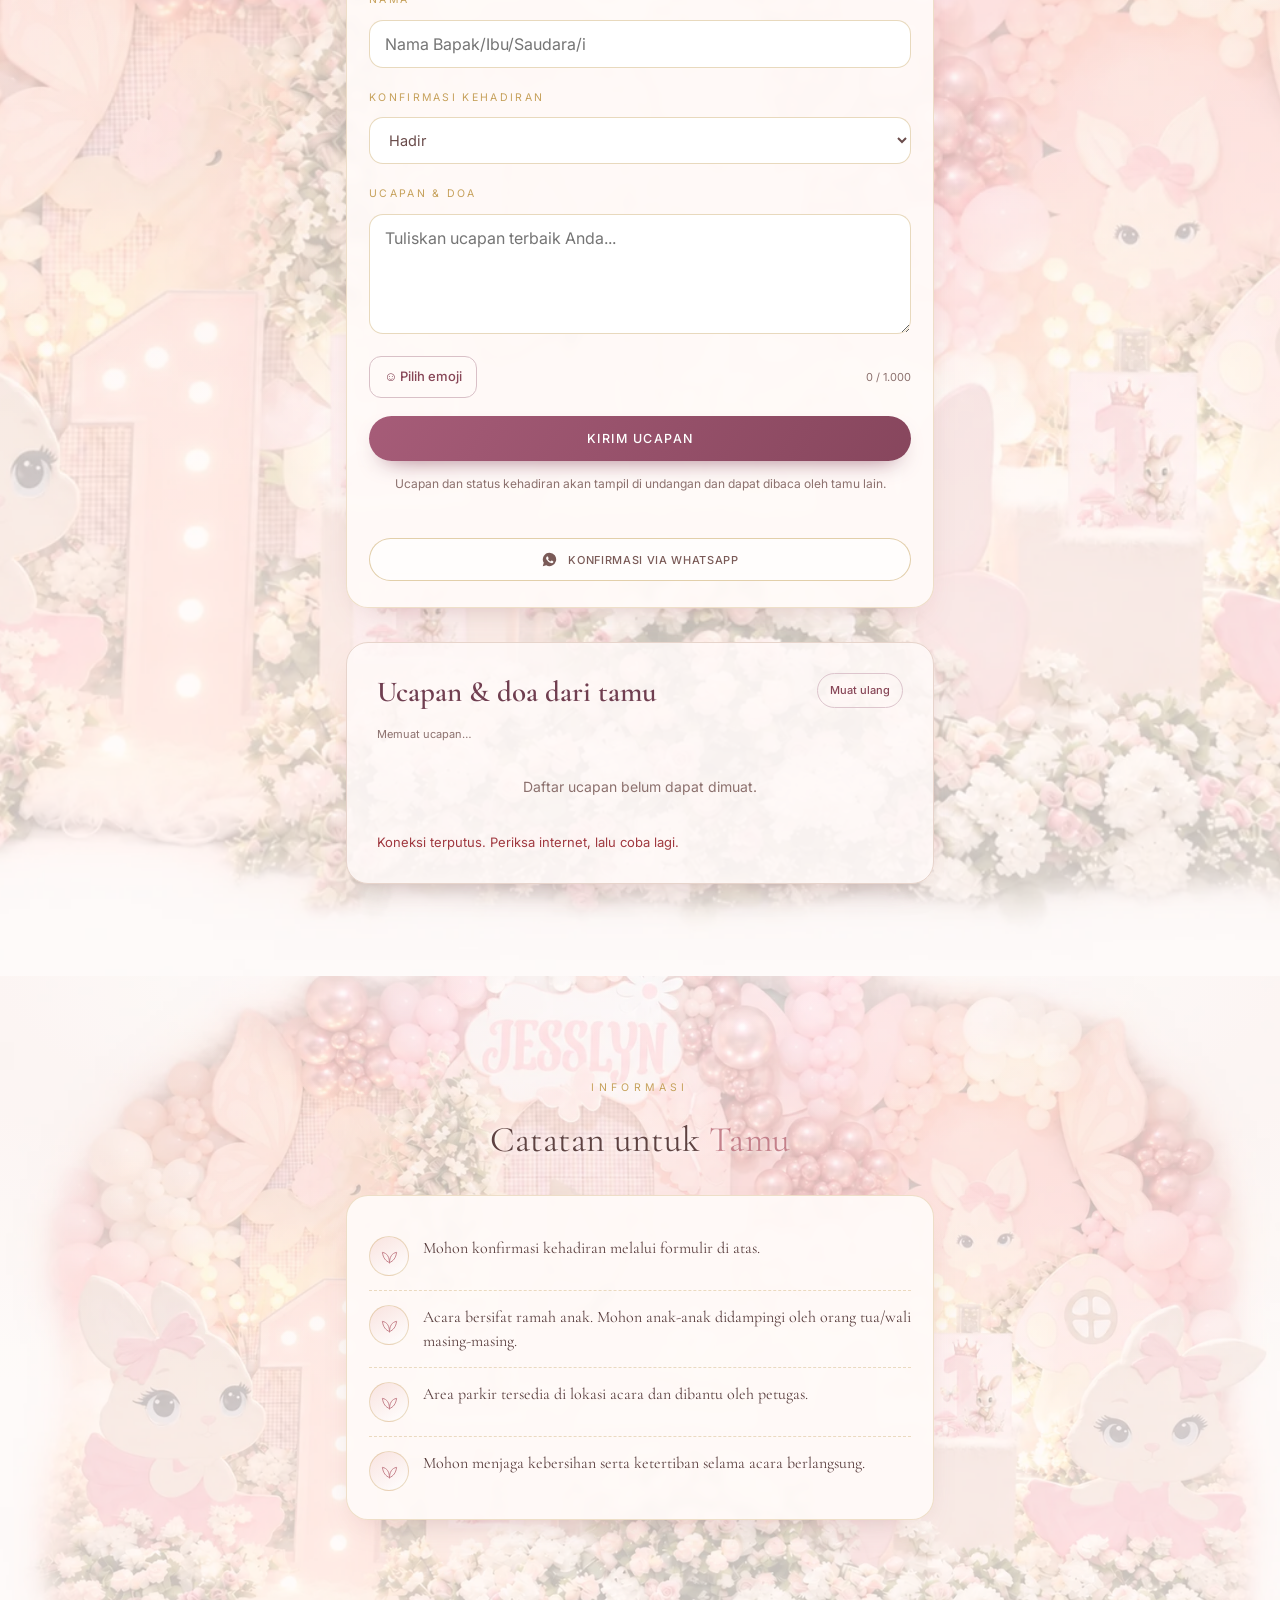
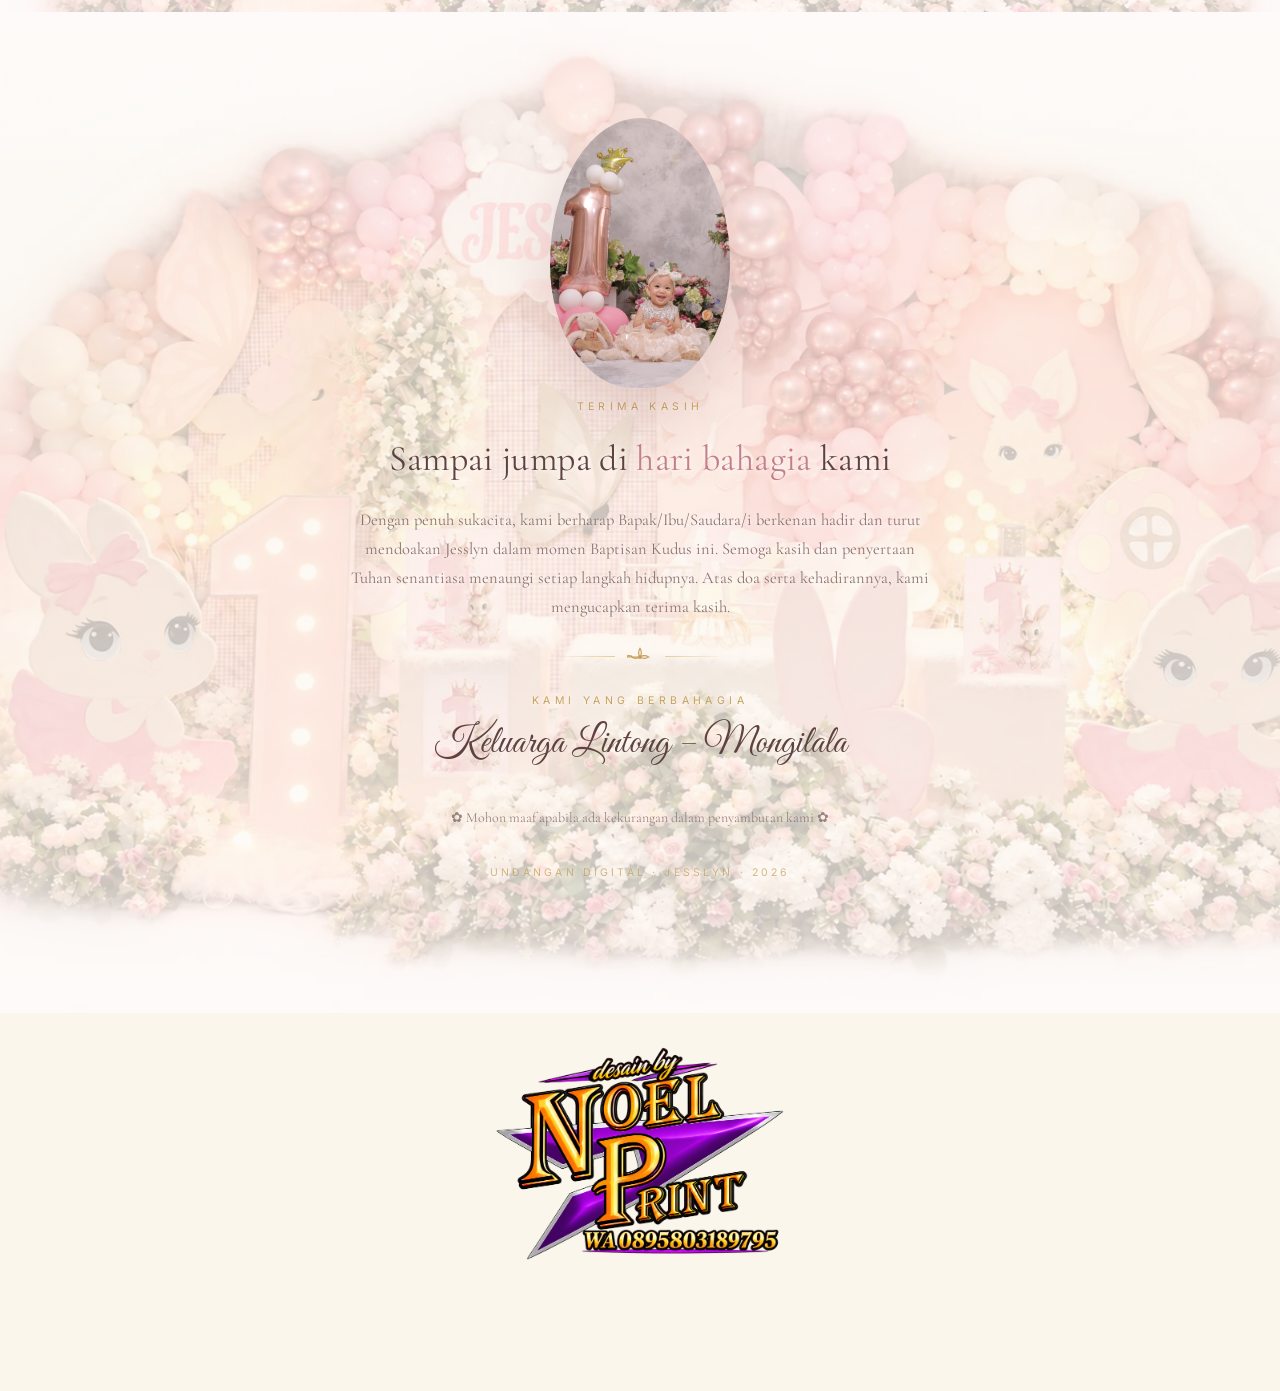
<file: undangan-jesslyn/editor.html>
<!DOCTYPE html>
<html lang="id"><head>
<meta charset="UTF-8">
<script id="invitation-entry">
(function(){
  // Keep older sender links working with the separate guest-name page.
  var params=new URLSearchParams(location.search);
  if(params.get("edit")==="1"&&!/\/editor\.html$/.test(location.pathname)){
    var setup=new URL("tamu.html",location.href);
    var name=(params.get("to")||"").trim();
    if(name)setup.searchParams.set("to",name);
    location.replace(setup.href);
    return;
  }
  // Every new visit begins at the cover, including older links to the content.
  try {
    if('scrollRestoration' in history) history.scrollRestoration='manual';
    if(location.hash) history.replaceState(history.state,'',location.pathname+location.search);
  } catch(e) {}
  window.addEventListener('pageshow',function(event){
    if(event.persisted && typeof window.showInvitationCover==='function') window.showInvitationCover();
  });
})();
</script>
<meta name="viewport" content="width=device-width, initial-scale=1, viewport-fit=cover">
<meta name="theme-color" content="#FDF4F2">
<meta name="format-detection" content="telephone=no">
<meta name="apple-mobile-web-app-capable" content="yes">
<meta name="apple-mobile-web-app-status-bar-style" content="default">
<title>Undangan Baptisan Kudus — Jesslyn Imanuella Faith Lintong</title>
<meta name="description" content="Undangan digital Baptisan Kudus Jesslyn. Tema Kelinci Balerina. Siap diedit dan dibagikan.">
<!--
  ============================================================
  UNDANGAN DIGITAL BAPTISAN KUDUS ANAK
  Tema: Kelinci Balerina  |  Desain: blush pink, krem & gold
  ------------------------------------------------------------
  CARA EDIT  : buka bagian "DATA UNDANGAN" (di dekat akhir file,
               di dalam blok skrip). Semua teks, tanggal, nama,
               foto, dan nomor WhatsApp diatur di sana.
  PANDUAN    : baca file  PANDUAN-EDIT.md  yang menyertai file ini.
  ============================================================
-->
<link rel="preconnect" href="https://fonts.googleapis.com">
<link rel="preconnect" href="https://fonts.gstatic.com" crossorigin="">
<link href="https://fonts.googleapis.com/css2?family=Cormorant+Garamond:ital,wght@0,300;0,400;0,500;0,600;1,300;1,400&amp;family=Great+Vibes&amp;family=Berkshire+Swash&amp;family=Inter:wght@300;400;500&amp;display=swap" rel="stylesheet">
<style>
/* =========================================================
   1. TOKEN DESAIN  (warna diambil dari foto kelinci balerina)
   ========================================================= */
:root{
  --blush-50:#FFFAF8;
  --blush-100:#FDF2EF;
  --blush-200:#F9E3DF;
  --blush-300:#F3D2CE;
  --rose:#E0A3A7;
  --rose-deep:#C4808A;
  --cream:#FBF6EC;
  --gold:#C6A15B;
  --gold-soft:#E3CD9A;
  --ink:#6A4C4B;
  --ink-soft:#8C716E;
  --white:#ffffff;

  --font-display:"Cormorant Garamond",Georgia,"Times New Roman",serif;
  --font-script:"Great Vibes","Segoe Script","Brush Script MT",cursive;
  --font-ui:"Inter",-apple-system,BlinkMacSystemFont,"Segoe UI",Roboto,Helvetica,Arial,sans-serif;

  --shadow-soft:0 18px 45px -22px rgba(154,101,104,.45);
  --shadow-card:0 12px 34px -20px rgba(154,101,104,.5);
  --radius:22px;
  --maxw:640px;
}

/* =========================================================
   2. DASAR
   ========================================================= */
*,*::before,*::after{box-sizing:border-box}
html,body{margin:0;padding:0}
html{-webkit-text-size-adjust:100%}
body{
  font-family:var(--font-display);
  color:var(--ink);
  background:var(--blush-50);
  line-height:1.75;
  font-size:17px;
  overflow-x:hidden;
  -webkit-font-smoothing:antialiased;
}
body.locked{overflow:hidden;height:100vh}
img{max-width:100%;display:block}
a{color:inherit;text-decoration:none}
button{font-family:inherit;cursor:pointer;border:none;background:none;color:inherit}
.wrap{max-width:var(--maxw);margin:0 auto;padding:0 26px}
.center{text-align:center}
.gold-text{
  background:linear-gradient(100deg,#B98B3C,#E7CE93 45%,#C29B4F 70%,#EADFB4);
  -webkit-background-clip:text;background-clip:text;color:transparent;
}

/* =========================================================
   3. ORNAMEN & TIPOGRAFI
   ========================================================= */
.orn{display:flex;align-items:center;justify-content:center;gap:12px;margin:22px auto}
.orn i{display:block;height:1px;width:60px;background:linear-gradient(90deg,transparent,var(--gold-soft))}
.orn i:last-child{background:linear-gradient(90deg,var(--gold-soft),transparent)}
.orn svg{width:26px;height:26px;flex:none}
.eyebrow{
  font-family:var(--font-ui);font-size:10.5px;letter-spacing:.42em;text-transform:uppercase;
  color:var(--gold);font-weight:400
}
.script{font-family:var(--font-script);font-weight:400;line-height:1.25}
h1,h2,h3{margin:0;font-weight:400;font-family:var(--font-display)}
h2.title{font-size:clamp(28px,7.6vw,36px);letter-spacing:.01em;margin:6px 0 0;color:#5E4241}
h2.title em{font-style:normal;color:var(--rose-deep)}
.lead{font-size:16.5px;color:var(--ink-soft)}
section{position:relative;padding:74px 0}
.section-soft{background:
  radial-gradient(120% 70% at 50% 0%,var(--white) 0%,var(--blush-100) 45%,var(--blush-50) 100%)}
.section-cream{background:linear-gradient(180deg,var(--blush-50),var(--cream) 40%,var(--blush-50))}
.divider-wave{height:34px;width:100%;display:block;color:var(--blush-100)}

/* =========================================================
   4. SAMPUL / GERBANG
   ========================================================= */
#gate{
  position:fixed;inset:0;z-index:60;overflow:hidden;
  background:
    radial-gradient(90% 60% at 50% 12%,#FFFFFF 0%,var(--blush-100) 42%,var(--blush-200) 100%);
  transition:opacity .9s ease,transform 1.05s cubic-bezier(.6,0,.3,1);
}
#gate.open{opacity:0;transform:translateY(-6%) scale(1.02);pointer-events:none}
.gate-scroll{height:100%;overflow-y:auto;display:flex;align-items:center;justify-content:center}
.gate-inner{max-width:var(--maxw);width:100%;padding:54px 26px 42px;text-align:center;position:relative;z-index:2}
.frame{position:absolute;inset:16px;border:1px solid rgba(198,161,91,.55);border-radius:6px;pointer-events:none;z-index:1}
.frame::after{content:"";position:absolute;inset:7px;border:1px solid rgba(198,161,91,.28);border-radius:4px}
.corner{position:absolute;width:78px;height:78px;color:rgba(198,161,91,.75);z-index:1;pointer-events:none}
.corner.tl{top:22px;left:22px}
.corner.tr{top:22px;right:22px;transform:scaleX(-1)}
.corner.bl{bottom:22px;left:22px;transform:scaleY(-1)}
.corner.br{bottom:22px;right:22px;transform:scale(-1,-1)}
.hero-photo{position:relative;width:min(72vw,300px);margin:14px auto 6px}
.hero-photo img{
  width:100%;border-radius:50% 50% 46% 46%/54% 54% 46% 46%;
  filter:drop-shadow(0 26px 30px rgba(160,110,112,.28));
  animation:floaty 7s ease-in-out infinite;
}
.hero-glow{
  position:absolute;inset:-14% -10% -6%;border-radius:50%;
  background:radial-gradient(closest-side,rgba(255,255,255,.95),rgba(249,227,223,.55) 60%,transparent 72%);
  z-index:-1
}
@keyframes floaty{0%,100%{transform:translateY(0)}50%{transform:translateY(-9px)}}
.gate-name{font-size:clamp(40px,13vw,58px);line-height:1.05;margin:2px 0 0;color:#5E4241}
.gate-age{margin-top:6px}
.gate-age b{font-size:clamp(30px,10vw,42px);font-weight:400}
.to-label{
  font-family:var(--font-ui);font-size:10.5px;letter-spacing:.34em;text-transform:uppercase;color:var(--gold)
}
.to-card{
  margin:26px auto 0;max-width:400px;padding:16px 20px;border-radius:16px;
  background:rgba(255,255,255,.72);border:1px solid rgba(198,161,91,.35);
  box-shadow:var(--shadow-card);backdrop-filter:blur(6px)
}
.guest-message-preview{display:block;width:100%;min-height:48px;padding:12px 13px;border:1px solid #d8bfb8;border-radius:12px;background:#fff;color:#5E4241;font:14px/1.5 var(--font-ui);margin-top:12px;resize:vertical}
.guest-message-preview[hidden]{display:none!important}
.quick-guest-send{display:flex;justify-content:center;align-items:center;width:100%;border:0;cursor:pointer;min-height:48px;margin-top:12px;padding:12px 16px;border-radius:12px;background:#23754a;color:#fff;font:600 14px/1.5 var(--font-ui);text-decoration:none}
.quick-guest-actions{display:flex;gap:10px;flex-wrap:wrap;margin-top:10px}
.quick-guest-actions a,.quick-guest-actions button{flex:1;padding:10px 8px;border:1px solid #d8bfb8;border-radius:10px;background:#fff8ef;color:#654b4b;text-align:center;font:600 12px/1.5 var(--font-ui);cursor:pointer}
.quick-guest-actions [aria-disabled="true"]{opacity:.5}
.quick-guest-send[aria-disabled="true"]{opacity:.5;cursor:default}
.quick-guest-send:focus-visible{outline:3px solid #A87432;outline-offset:3px}
.btn{
  display:inline-flex;align-items:center;gap:10px;justify-content:center;
  padding:15px 34px;border-radius:999px;font-family:var(--font-ui);font-size:12.5px;
  letter-spacing:.2em;text-transform:uppercase;font-weight:500;transition:.35s;
  background:linear-gradient(120deg,#D5AE63,#EBD79F 45%,#C89E4F);color:#4C3320;
  box-shadow:0 14px 30px -14px rgba(180,140,70,.75)
}
.btn:hover{transform:translateY(-2px);box-shadow:0 20px 34px -14px rgba(180,140,70,.85)}
.btn.ghost{
  background:rgba(255,255,255,.6);color:#7A5A57;border:1px solid rgba(198,161,91,.5);
  box-shadow:none;backdrop-filter:blur(4px)
}
.btn.ghost:hover{border-color:var(--gold);color:#5E4241}
.btn-row{display:flex;flex-wrap:wrap;gap:12px;justify-content:center;margin-top:24px}

/* Maps: tautan langsung yang bekerja sebagai universal link Safari/iPhone. */
.btn.is-disabled{pointer-events:none;opacity:.5;cursor:default;box-shadow:none}
.map-iframe{display:block;width:100%;height:320px;border:0;border-radius:16px;background:#f8f0ed}
.map-location-detail{font-size:13px;margin:12px 0;line-height:1.7}
.map-help{font-size:12px;margin:12px 0 0;line-height:1.6}
.map-actions .btn{font-size:11px;letter-spacing:.09em;padding:14px 18px}
@media(max-width:390px){.map-iframe{height:270px}.map-actions{gap:9px}.map-actions .btn{width:100%;font-size:11px}}
/* =========================================================
   5. KARTU & KOMPONEN UMUM
   ========================================================= */
.card{
  background:rgba(255,255,255,.86);border:1px solid rgba(198,161,91,.3);
  border-radius:var(--radius);padding:26px 22px;box-shadow:var(--shadow-card);
  backdrop-filter:blur(3px)
}
.card+.card{margin-top:16px}
.card-soft{background:linear-gradient(160deg,#FFFFFF,#FFF7F4)}
.info-row{display:flex;gap:14px;align-items:flex-start;text-align:left;padding:14px 0;
  border-bottom:1px dashed rgba(198,161,91,.35)}
.info-row:last-child{border-bottom:none;padding-bottom:2px}
.info-row .ic{
  flex:none;width:40px;height:40px;border-radius:50%;display:grid;place-items:center;
  background:linear-gradient(150deg,var(--blush-200),#FFF);border:1px solid rgba(198,161,91,.35);color:var(--rose-deep)
}
.info-row .ic svg{width:19px;height:19px}
.info-row .k{display:block;font-family:var(--font-ui);font-size:10px;letter-spacing:.26em;text-transform:uppercase;color:var(--gold)}
.info-row .v{font-size:18px;color:#5A3F3F;line-height:1.5}
.info-row .v small,.info-row small{display:block;margin-top:3px;font-size:14.5px;color:var(--ink-soft);line-height:1.6;font-family:var(--font-ui);letter-spacing:.01em}

.baptism-empty:empty::after{content:"—";color:var(--ink-soft);opacity:.65}

/* countdown */
.countdown{display:grid;grid-template-columns:repeat(4,1fr);gap:10px;margin-top:18px}
.cd-box{
  background:linear-gradient(165deg,#fff,#FDF0EE);border:1px solid rgba(198,161,91,.35);
  border-radius:16px;padding:14px 6px;text-align:center;box-shadow:var(--shadow-card)
}
.cd-box b{display:block;font-size:27px;font-weight:500;color:#5E4241;line-height:1.1;font-variant-numeric:tabular-nums}
.cd-box span{font-family:var(--font-ui);font-size:9px;letter-spacing:.2em;text-transform:uppercase;color:var(--rose-deep)}

/* rundown */
#rundown .rundown-heading{margin:5px 0 10px}
#rundown .rundown-intro{font-style:italic;max-width:520px;margin:0 auto;line-height:1.7}
#rundown .tl-time{font-size:21px;font-weight:700;letter-spacing:0;color:var(--rose-deep)}
#rundown .tl-item{padding:15px 0;grid-template-columns:54px 22px 1fr}
#rundown .tl-text{font-size:18px;font-weight:600;line-height:1.4}
#rundown .tl-text small{font-weight:400;margin-top:4px;line-height:1.65}

.timeline{position:relative;margin-top:22px;padding-left:4px}
.tl-item{display:grid;grid-template-columns:74px 22px 1fr;gap:8px;align-items:start;padding:11px 0}
.tl-time{font-family:var(--font-ui);font-size:12.5px;letter-spacing:.08em;color:var(--rose-deep);padding-top:2px}
.tl-dot{position:relative;display:flex;justify-content:center;padding-top:6px}
.tl-dot::before{content:"";width:9px;height:9px;border-radius:50%;background:var(--gold-soft);
  border:1.5px solid var(--gold);position:relative;z-index:2}
.tl-item:not(:last-child) .tl-dot::after{
  content:"";position:absolute;top:0;bottom:-14px;left:50%;width:1px;background:rgba(198,161,91,.35)
}
.tl-text{font-size:17px;color:#5A3F3F}
.tl-text small{display:block;font-family:var(--font-ui);font-size:13px;color:var(--ink-soft)}

/* galeri */
.gallery{display:grid;grid-template-columns:repeat(2,1fr);gap:12px;margin-top:22px}
.gallery .g-item{position:relative;border-radius:18px;overflow:hidden;aspect-ratio:3/4;
  border:1px solid rgba(198,161,91,.35);background:var(--blush-100)}
.gallery .g-item.wide{grid-column:span 2;aspect-ratio:16/10}
.gallery img{width:100%;height:100%;object-fit:cover}
.gallery .ph{position:absolute;inset:0;display:grid;place-items:center;gap:2px;text-align:center;padding:14px;
  background:
   linear-gradient(160deg,rgba(255,255,255,.9),rgba(253,240,238,.86)),
   repeating-linear-gradient(45deg,rgba(198,161,91,.07) 0 8px,transparent 8px 16px)}
.gallery .ph .wm{position:absolute;inset:0;background-size:cover;background-position:center;opacity:.14;filter:saturate(.7)}
.gallery .ph .cap{position:relative;font-family:var(--font-ui);font-size:10.5px;letter-spacing:.22em;
  text-transform:uppercase;color:var(--gold)}
.gallery .ph .glyph{position:relative;font-size:20px;color:var(--rose);opacity:.85}
.gallery .cap-bar{position:absolute;left:0;right:0;bottom:0;padding:16px 12px 10px;
  background:linear-gradient(transparent,rgba(90,63,63,.55));color:#fff;font-size:14px;letter-spacing:.04em;text-align:center}

/* ucapan */
.wish{display:flex;gap:14px;text-align:left;padding:16px 0;border-bottom:1px dashed rgba(198,161,91,.3)}
.wish:last-of-type{border-bottom:none}
.wish .av{flex:none;width:44px;height:44px;border-radius:50%;overflow:hidden;border:1px solid rgba(198,161,91,.45)}
.wish .nm{display:block;font-size:17px;color:#5A3F3F;margin-bottom:2px}
.wish .tx{font-style:italic;color:var(--ink-soft);font-size:15.5px;line-height:1.7}
.field{display:block;text-align:left;margin-bottom:12px}
.field span{font-family:var(--font-ui);font-size:10.5px;letter-spacing:.22em;text-transform:uppercase;color:var(--gold)}
.field input,.field textarea,.field select{
  width:100%;margin-top:6px;padding:13px 15px;border-radius:14px;font-family:var(--font-ui);font-size:14.5px;
  border:1px solid rgba(198,161,91,.4);background:#fff;color:var(--ink);outline:none;transition:.25s
}
.field textarea{min-height:104px;resize:vertical}
.field input:focus,.field textarea:focus,.field select:focus{border-color:var(--rose);box-shadow:0 0 0 4px rgba(224,163,167,.18)}

/* hadiah */
.gift{display:flex;align-items:center;gap:14px;justify-content:space-between;
  background:linear-gradient(150deg,#fff,#FFF8F5);border:1px solid rgba(198,161,91,.32);
  border-radius:18px;padding:16px 18px;margin-top:12px;box-shadow:var(--shadow-card)}
.gift .bank{font-family:var(--font-ui);font-size:11px;letter-spacing:.2em;text-transform:uppercase;color:var(--gold)}
.gift .no{font-size:20px;color:#5A3F3F;letter-spacing:.04em;font-variant-numeric:tabular-nums}
.gift .an{font-family:var(--font-ui);font-size:12.5px;color:var(--ink-soft)}
.copy{font-family:var(--font-ui);font-size:10.5px;letter-spacing:.18em;text-transform:uppercase;
  color:var(--gold);border:1px solid rgba(198,161,91,.5);border-radius:999px;padding:9px 14px;white-space:nowrap;transition:.3s}
.copy:hover{background:var(--gold);color:#fff}
.copy.done{background:#8FBF9B;border-color:#8FBF9B;color:#fff}

/* penutup */
.closing{text-align:center;padding-bottom:120px}
.signature{font-size:38px;color:#5E4241;margin-top:6px}

/* =========================================================
   6. UI MENGAMBANG
   ========================================================= */
.fabs{position:fixed;right:16px;bottom:108px;z-index:40;display:flex;flex-direction:column;gap:10px;
  opacity:0;transform:translateY(10px);transition:.5s .9s}
body.opened .fabs{opacity:1;transform:none}
.fab{
  width:44px;height:44px;border-radius:50%;display:grid;place-items:center;
  background:rgba(255,255,255,.9);border:1px solid rgba(198,161,91,.45);color:var(--rose-deep);
  box-shadow:var(--shadow-card);backdrop-filter:blur(6px)
}
.fab svg{width:20px;height:20px}
.fab.spin svg{animation:spin 5s linear infinite}
@keyframes spin{to{transform:rotate(360deg)}}
.navbar{
  position:fixed;left:50%;transform:translateX(-50%) translateY(120%);bottom:14px;z-index:41;
  width:min(94vw,470px);display:grid;grid-template-columns:repeat(4,1fr);
  background:rgba(255,253,252,.92);border:1px solid rgba(198,161,91,.4);border-radius:999px;
  padding:7px;box-shadow:0 20px 40px -22px rgba(154,101,104,.6);backdrop-filter:blur(10px);
  transition:transform .6s cubic-bezier(.4,0,.2,1) 1s
}
body.opened .navbar{transform:translateX(-50%) translateY(0)}
.navbar a{display:grid;place-items:center;gap:3px;padding:7px 2px;border-radius:999px;
  font-family:var(--font-ui);font-size:9.5px;letter-spacing:.13em;text-transform:uppercase;color:var(--ink-soft);transition:.3s}
.navbar a svg{width:17px;height:17px;opacity:.8}
.navbar a.active{background:linear-gradient(150deg,var(--blush-200),#fff);color:var(--rose-deep)}

/* petals */
#petals{position:fixed;inset:0;pointer-events:none;z-index:3;overflow:hidden}
.petal{position:absolute;top:-6vh;width:12px;height:12px;border-radius:60% 0 60% 0;opacity:.55;
  animation:fall linear infinite}
@keyframes fall{
  0%{transform:translateY(-8vh) rotate(0) translateX(0);opacity:0}
  10%{opacity:.6}
  100%{transform:translateY(106vh) rotate(420deg) translateX(46px);opacity:0}
}

/* reveal on scroll */
.rv{opacity:0;transform:translateY(26px);transition:opacity .9s ease,transform .9s cubic-bezier(.3,0,.2,1)}
.rv.in{opacity:1;transform:none}

/* fallback bila animasi dimatikan pengguna */
@media (prefers-reduced-motion:reduce){
  *{animation:none!important;transition-duration:.01ms!important}
  .rv{opacity:1;transform:none}
  #petals{display:none}
}
@media (min-width:700px){
  body{font-size:18px}
  section{padding:92px 0}
}
@media print{
  #petals,.fabs,.navbar,#gate{display:none!important}
  body{background:#fff}
}
</style>
<style>
#editLaunch{position:fixed;top:14px;right:14px;z-index:10001;padding:10px 16px;border-radius:30px;background:#fff6ed;border:1px solid #c6a15b;box-shadow:0 4px 18px #6a4c4b22;font:13px var(--font-ui)}
dialog.editor{border:1px solid var(--gold-soft);border-radius:22px;background:var(--blush-50);color:var(--ink);width:min(700px,94vw);max-height:90dvh;padding:0;font:14px/1.6 var(--font-ui)}
dialog::backdrop{background:#39282799;backdrop-filter:blur(4px)}
.editor header,.editor footer{padding:18px 22px;background:var(--cream);position:sticky;z-index:2}.editor header{top:0;display:flex;justify-content:space-between;align-items:center}.editor h2{margin:0;font:30px var(--font-display)}.editor footer{bottom:0;display:flex;flex-wrap:wrap;gap:8px;border-top:1px solid var(--blush-200)}.editor main{padding:18px 22px}.editor summary{cursor:pointer;font-weight:600;padding:12px 0}.editor details{border-bottom:1px solid var(--blush-200);padding-bottom:12px}.editor label{display:block;margin:12px 0}.editor input:not([type=checkbox]),.editor textarea,.editor select{display:block;width:100%;padding:10px;border:1px solid #dcc8bf;border-radius:9px;background:white;color:var(--ink);font:14px var(--font-ui)}.editor textarea{min-height:80px}.editor button{font:13px var(--font-ui);padding:9px 12px;background:#f4e2df;border-radius:8px;min-height:40px}.editor .primary{background:#8e535e;color:white}.editor .row{display:flex;gap:8px;flex-wrap:wrap}.editor .photo-card{padding:12px;margin:12px 0;background:white;border:1px solid #ecd9d5;border-radius:12px}.editor .photo-card img{width:100%;height:140px;object-fit:cover;border-radius:8px}.editor small{display:block;color:var(--ink-soft)}#editorStatus{width:100%;margin:0;font-size:12px}.gallery figure:has(img){cursor:zoom-in}.gallery figure:focus-visible{outline:3px solid var(--rose-deep)}#photoViewer{background:#211918;border:0;border-radius:14px;padding:16px;width:min(900px,96vw);color:white}#photoViewer img{max-height:75dvh;object-fit:contain;margin:auto}#photoViewer button{color:white;font:16px var(--font-ui);padding:12px}#photoCaption{text-align:center;margin:8px} @media(max-width:480px){.editor header,.editor main,.editor footer{padding:14px}.editor footer button{flex:1}}
</style><style id="jesslyn-watermark">
:root{--jesslyn-watermark:url("assets/latar-jesslyn.webp")}
/* Photo opacity is applied once so the decoration remains visible. */
#gate::before,body>main>section::before{
 content:"";position:absolute;inset:0;pointer-events:none;z-index:0;
 background-image:var(--jesslyn-watermark);background-repeat:no-repeat;
 background-position:center;background-size:cover;opacity:.30;
}
#gate::before{opacity:.38;background-position:center}
body>main>section{isolation:isolate}
body>main>section>.wrap{position:relative;z-index:1}
.gate-scroll{position:relative;z-index:2}
.gate-inner>.eyebrow,.gate-inner>.lead,.gate-name,.gate-age{
 text-shadow:0 1px 5px #fff,0 0 12px #fff;
}
body>main>section .card{background:rgba(255,250,248,.94)}
body>main>section .title,body>main>section .eyebrow,body>main>section .lead{
 text-shadow:0 1px 4px rgba(255,255,255,.95);
}
@media(max-width:600px){
 #gate::before{background-size:auto 100%;background-position:48% center;opacity:.38}
 body>main>section::before{background-size:auto 100%;background-position:center;opacity:.30}
}
</style>
<style id="opening-fallback">
body:has(#pembuka:target){overflow:auto;height:auto}
body:has(#pembuka:target) #gate{display:none!important}
body:has(#pembuka:target) .rv{opacity:1;transform:none}
body:has(#pembuka:target) .navbar{transform:translateX(-50%) translateY(0)}
</style>
<noscript><style>#editLaunch,.fabs{display:none!important}body.locked{overflow:auto;height:auto}.rv{opacity:1!important;transform:none!important}</style></noscript>
<style id="iphone-compatibility">
/* Keep the invitation readable even in document viewers without JavaScript. */
body.locked{overflow:auto;height:auto;min-height:100vh}
#gate{position:relative;inset:auto;min-height:100vh;min-height:100svh;height:auto}
.gate-scroll{height:auto;min-height:100vh;min-height:100svh;overflow:visible}
.gate-inner{padding-top:max(54px,env(safe-area-inset-top));padding-bottom:48px}
.rv{opacity:1;transform:none}
#editLaunch,.fabs,#icsBtn,#sendWa,#sendLocal{display:none}
body.interactive #editLaunch,body.interactive #icsBtn,body.interactive #sendWa,body.interactive #sendLocal{display:inline-flex}
body.interactive .fabs{display:flex}
dialog:not([open]){display:none}
dialog[open]{display:block;position:fixed;inset:5vh auto auto 50%;transform:translateX(-50%);z-index:20000;max-height:88vh;overflow:auto}
@media(max-width:600px){input,select,textarea,.editor input:not([type=checkbox]),.editor select,.editor textarea{font-size:16px} .navbar{bottom:max(14px,env(safe-area-inset-bottom))} .btn{min-height:44px}}
</style><style id="child-name-font">
/* Font nama anak: Berkshire Swash, gaya dongeng yang anggun dan mudah dibaca. */
[data-f="namaAnak"]{
 font-family:"Berkshire Swash", "Georgia", serif!important;
 font-size:clamp(29px,7.1vw,47px)!important;
 font-weight:400!important;
 font-style:normal!important;
 letter-spacing:-.025em;
 line-height:1.34;
 text-transform:none;
 overflow-wrap:break-word;
 word-break:normal;
 text-wrap:balance;
 padding:6px 4px 10px;
 color:#A75D79;
}
#gate [data-f="namaAnak"]{
 text-shadow:0 2px 7px rgba(255,255,255,.98),0 0 18px rgba(255,255,255,.9);
}
@media(max-width:390px){[data-f="namaAnak"]{font-size:clamp(28px,7.8vw,34px)!important}}
</style>

<style id="safari-iphone-refinements">
/* Ayat di cover dan judul, termasuk fallback font bila offline. */
.cover-verse {
  display:block;
  width:100%;
  max-width:520px;
  margin:18px auto 12px;
  padding:18px 17px 16px;
  border:1.5px solid rgba(198,161,91,.64);
  border-radius:20px;
  background:rgba(255,251,248,.97);
  box-shadow:0 10px 30px rgba(128,77,84,.12);
  -webkit-backdrop-filter:blur(5px);
  backdrop-filter:blur(5px);
  overflow-wrap:break-word;
}
.cover-verse .verse-text {
  display:block;
  font-family:Georgia,"Times New Roman",serif;
  color:#644747;
  font-size:clamp(18px,4.6vw,26px);
  line-height:1.48;
  font-weight:700;
  letter-spacing:.005em;
}
.cover-verse .verse-ref {
  display:block;
  color:#AD8145;
  font-family:var(--font-ui);
  margin-top:12px;
  font-size:clamp(14px,3.6vw,17px);
  font-weight:700;
  letter-spacing:.10em;
}
#gate .sacrament-title {
  display:inline-block;
  font-family:var(--font-script);
  font-size:clamp(42px,11.5vw,70px);
  font-weight:400;
  line-height:1.12;
  padding:6px 5px 3px;
  text-transform:none;
  letter-spacing:0;
  background:none;
  -webkit-background-clip:initial;
  background-clip:initial;
  color:#A87432;
  -webkit-text-fill-color:#A87432;
}
/* Dukungan Safari iOS: touch target, safe-area, scrolling, rendering. */
html { scroll-behavior:smooth; -webkit-text-size-adjust:100%; }
body { -webkit-overflow-scrolling:touch; }
.gate-scroll,dialog[open],.editor main { -webkit-overflow-scrolling:touch; }
#gate .gate-inner { padding-left:max(22px,env(safe-area-inset-left)); padding-right:max(22px,env(safe-area-inset-right)); }
#openBtn { position:relative;z-index:5; touch-action:manipulation; min-height:50px; }
#openBtn,button,.btn,a { -webkit-tap-highlight-color:rgba(198,161,91,.15); }
.btn.is-disabled { pointer-events:none;opacity:.5; }
@media (max-width:400px) {
  .cover-verse { margin:12px auto 10px;padding:14px 13px 12px;border-radius:17px; }
  .cover-verse .verse-text { font-size:clamp(17px,4.75vw,20px); }
  #gate .sacrament-title { font-size:clamp(40px,11.2vw,49px); }
  .gate-inner { padding-bottom:max(32px,env(safe-area-inset-bottom)); }
}
@media (prefers-reduced-motion:reduce) {
  .hero-photo img,.petal { animation:none!important; }
  #gate {transition:none!important;}
}
</style>
<style id="jesslyn-gallery-photos">
/* Tampilkan foto vertikal secara utuh, termasuk foto keluarga. */
#galleryGrid .g-item,#galleryGrid .g-item.wide{aspect-ratio:2/3}
</style>
<style id="reliable-opening">
/* Keep the invitation entry visible, including on shorter phone screens. */
#gate .btn-row{position:fixed;left:0;right:0;bottom:calc(18px + env(safe-area-inset-bottom,0px));z-index:5;margin:0;padding:0 20px;pointer-events:none}
#gate #openBtn{pointer-events:auto;min-height:52px;background:linear-gradient(120deg,#D5AE63,#EBD79F 45%,#C89E4F);box-shadow:0 4px 24px rgba(76,51,32,.3)}
#gate .gate-inner{padding-bottom:128px}
body.opened #gate{display:none!important}
@media(max-width:600px){#gate .hero-photo{width:min(58vw,220px)}}
</style>
<style id="editor-github-style">
#modeBadge{position:fixed;z-index:10002;top:14px;left:14px;font:600 12px/1.4 var(--font-ui);padding:11px 15px;border:1px solid #d5ae63;border-radius:30px;background:#fff7f3;color:#77515a;box-shadow:0 6px 20px #765b5125}
#modeBadge a{color:#a46c28;text-decoration:underline}
.githubPanel{margin-top:15px;padding:14px;border:1px solid #dabdb7;border-radius:14px;background:#fff8f5}
.githubPanel input{width:100%;display:block;margin-top:8px;padding:12px;border-radius:9px;border:1px solid #ceb19f;background:white;font:14px var(--font-ui)}
.githubPanel p{margin:5px 0;font:12px/1.6 var(--font-ui);color:#826663}
.githubPanel a{text-decoration:underline;color:#955b68}
.githubPanel button{background:#8e535e;color:white;width:100%;margin-top:9px}
#publishStatus{font:12px/1.6 var(--font-ui);overflow-wrap:anywhere}
#publishStatus a{color:#7a3f50;text-decoration:underline}
#publishStatus.success{color:#2c7459}
@media(max-width:600px){#modeBadge{top:12px;left:12px;max-width:56vw;font-size:10px}#editLaunch{font-size:11px!important;right:10px!important}}
</style>
<style id="guest-cover-styles">
#gate .to-card{margin:16px auto 24px;max-width:400px;background:rgba(255,250,248,.94)}
#gate .to-card .guest{font-family:var(--font-display);font-size:clamp(25px,6.8vw,34px);font-weight:600;line-height:1.3;color:#703E50;margin:8px 0;overflow-wrap:anywhere;white-space:pre-line}
.guest-setup{display:inline-block;margin:12px 0 0;padding:8px 16px;border:1px solid #D7B6C0;border-radius:999px;background:#F6E4E9;color:#874657;font-family:var(--font-ui);font-size:12px;font-weight:500;line-height:1.5;text-decoration:none}
.guest-setup:focus-visible{outline:3px solid #984360;outline-offset:3px}
.guest-setup[hidden]{display:none}
</style>
<link id="guestbookStyle" rel="stylesheet" href="assets/guestbook.css?v=20261030-1">
</head>
<body class="locked">

<!-- ===== IKON SVG (dipakai ulang lewat <use>) ===== -->
<svg style="display:none" aria-hidden="true">
  <symbol id="i-cal" viewBox="0 0 24 24" fill="none" stroke="currentColor" stroke-width="1.5" stroke-linecap="round"><rect x="3" y="5" width="18" height="16" rx="3"></rect><path d="M8 3v4M16 3v4M3 10h18"></path><circle cx="12" cy="15" r="1.4" fill="currentColor" stroke="none"></circle></symbol>
  <symbol id="i-clock" viewBox="0 0 24 24" fill="none" stroke="currentColor" stroke-width="1.5" stroke-linecap="round"><circle cx="12" cy="12" r="9"></circle><path d="M12 7v5l3.5 2"></path></symbol>
  <symbol id="i-pin" viewBox="0 0 24 24" fill="none" stroke="currentColor" stroke-width="1.5" stroke-linecap="round"><path d="M12 21s7-5.6 7-11a7 7 0 1 0-14 0c0 5.4 7 11 7 11Z"></path><circle cx="12" cy="10" r="2.6"></circle></symbol>
  <symbol id="i-dress" viewBox="0 0 24 24" fill="none" stroke="currentColor" stroke-width="1.5" stroke-linecap="round"><path d="M9 3h6l-1 4 4 13H6L10 7 9 3Z"></path><path d="M10 7h4"></path></symbol>
  <symbol id="i-music" viewBox="0 0 24 24" fill="none" stroke="currentColor" stroke-width="1.6" stroke-linecap="round"><path d="M9 18V6l10-2v12"></path><circle cx="6.5" cy="18" r="2.5"></circle><circle cx="16.5" cy="16" r="2.5"></circle></symbol>
  <symbol id="i-mute" viewBox="0 0 24 24" fill="none" stroke="currentColor" stroke-width="1.6" stroke-linecap="round"><path d="M9 18V6l10-2v12"></path><circle cx="6.5" cy="18" r="2.5"></circle><circle cx="16.5" cy="16" r="2.5"></circle><path d="M3 3l18 18"></path></symbol>
  <symbol id="i-home" viewBox="0 0 24 24" fill="none" stroke="currentColor" stroke-width="1.6" stroke-linecap="round"><path d="M4 11l8-7 8 7v9a1 1 0 0 1-1 1h-4v-6H9v6H5a1 1 0 0 1-1-1v-9Z"></path></symbol>
  <symbol id="i-image" viewBox="0 0 24 24" fill="none" stroke="currentColor" stroke-width="1.6" stroke-linecap="round"><rect x="3" y="4" width="18" height="16" rx="3"></rect><circle cx="9" cy="10" r="1.6"></circle><path d="M4 17l4.5-4.5L13 17l3-3 4 4"></path></symbol>
  <symbol id="i-chat" viewBox="0 0 24 24" fill="none" stroke="currentColor" stroke-width="1.6" stroke-linecap="round"><path d="M20 12a7.5 7.5 0 0 1-7.5 7.5H8L3.5 22l1.2-4.2A7.5 7.5 0 0 1 12.5 4.5A7.5 7.5 0 0 1 20 12Z"></path></symbol>
  <symbol id="i-share" viewBox="0 0 24 24" fill="none" stroke="currentColor" stroke-width="1.6" stroke-linecap="round"><circle cx="18" cy="5" r="2.6"></circle><circle cx="6" cy="12" r="2.6"></circle><circle cx="18" cy="19" r="2.6"></circle><path d="M8.4 10.8l7.2-4.2M8.4 13.2l7.2 4.2"></path></symbol>
  <symbol id="i-gift" viewBox="0 0 24 24" fill="none" stroke="currentColor" stroke-width="1.5" stroke-linecap="round"><rect x="3" y="9" width="18" height="12" rx="2"></rect><path d="M3 13h18M12 9v12"></path><path d="M12 9S10 3 7.5 4.5 9 9 12 9s4.5-3 2-4.5S12 9 12 9Z"></path></symbol>
  <symbol id="i-camera" viewBox="0 0 24 24" fill="none" stroke="currentColor" stroke-width="1.5" stroke-linecap="round"><path d="M4 8h3l1.5-2.5h7L17 8h3a1 1 0 0 1 1 1v9a1 1 0 0 1-1 1H4a1 1 0 0 1-1-1V9a1 1 0 0 1 1-1Z"></path><circle cx="12" cy="13" r="3.2"></circle></symbol>
  <symbol id="i-heart" viewBox="0 0 24 24" fill="none" stroke="currentColor" stroke-width="1.5" stroke-linecap="round"><path d="M12 20s-7-4.4-7-9.4A4.1 4.1 0 0 1 12 7.6a4.1 4.1 0 0 1 7 3c0 5-7 9.4-7 9.4Z"></path></symbol>
  <symbol id="i-sparkle" viewBox="0 0 24 24" fill="none" stroke="currentColor" stroke-width="1.3" stroke-linecap="round"><path d="M12 3c.7 4.4 1.9 5.6 6.3 6.3-4.4.7-5.6 1.9-6.3 6.3-.7-4.4-1.9-5.6-6.3-6.3C10.1 8.6 11.3 7.4 12 3Z"></path></symbol>
  <symbol id="i-wa" viewBox="0 0 24 24" fill="currentColor"><path d="M12.04 2.5A9.4 9.4 0 0 0 3.9 16.66L2.5 21.5l4.97-1.37A9.4 9.4 0 1 0 12.04 2.5Zm5.5 13.28c-.24.67-1.4 1.3-1.94 1.35-.54.06-1.02.2-3.44-.86-2.42-1.05-3.9-3.62-4.02-3.79-.12-.17-.94-1.32-.9-2.5.03-1.19.68-1.76.92-2.02.24-.26.5-.31.68-.31h.5c.16 0 .38-.02.58.47.2.5.7 1.78.76 1.9.06.13.1.28.01.44-.08.17-.4.6-.6.79-.1.1-.24.21-.1.44.15.24.65 1.06 1.38 1.72.94.84 1.72 1.11 1.96 1.23.24.12.38.1.53-.06.14-.17.6-.72.77-.97.16-.24.33-.2.55-.12.23.08 1.45.7 1.7.83.25.12.41.18.47.28.06.1.06.6-.18 1.18Z"></path></symbol>
  <symbol id="i-leaf" viewBox="0 0 24 24" fill="none" stroke="currentColor" stroke-width="1.2" stroke-linecap="round"><path d="M12 21c0-7 3-12 9-13-1 7-4 11-9 13Z"></path><path d="M12 21C12 14 9 9 3 8c1 7 4 11 9 13Z"></path></symbol>
</svg>

<!-- =========================================================
     A. GERBANG / SAMPUL DEPAN
     ========================================================= -->
<div id="gate" role="dialog" aria-label="Sampul undangan" class="" style="">
  <span class="frame"></span>
  <svg class="corner tl" viewBox="0 0 100 100" fill="none" stroke="currentColor" stroke-width="1.1" stroke-linecap="round"><path d="M4 6C26 10 44 24 52 48"></path><path d="M22 6c6 8 7 16 2 23-8-5-10-15-2-23Z"></path><path d="M44 24c9 3 14 11 12 20-9-4-14-11-12-20Z"></path><path d="M52 48c8-2 16 2 19 10-9 2-17-2-19-10Z"></path><circle cx="24" cy="14" r="1.5"></circle></svg>
  <svg class="corner tr" viewBox="0 0 100 100" fill="none" stroke="currentColor" stroke-width="1.1" stroke-linecap="round"><path d="M4 6C26 10 44 24 52 48"></path><path d="M22 6c6 8 7 16 2 23-8-5-10-15-2-23Z"></path><path d="M44 24c9 3 14 11 12 20-9-4-14-11-12-20Z"></path><path d="M52 48c8-2 16 2 19 10-9 2-17-2-19-10Z"></path><circle cx="24" cy="14" r="1.5"></circle></svg>
  <svg class="corner bl" viewBox="0 0 100 100" fill="none" stroke="currentColor" stroke-width="1.1" stroke-linecap="round"><path d="M4 6C26 10 44 24 52 48"></path><path d="M22 6c6 8 7 16 2 23-8-5-10-15-2-23Z"></path><path d="M44 24c9 3 14 11 12 20-9-4-14-11-12-20Z"></path><path d="M52 48c8-2 16 2 19 10-9 2-17-2-19-10Z"></path><circle cx="24" cy="14" r="1.5"></circle></svg>
  <svg class="corner br" viewBox="0 0 100 100" fill="none" stroke="currentColor" stroke-width="1.1" stroke-linecap="round"><path d="M4 6C26 10 44 24 52 48"></path><path d="M22 6c6 8 7 16 2 23-8-5-10-15-2-23Z"></path><path d="M44 24c9 3 14 11 12 20-9-4-14-11-12-20Z"></path><path d="M52 48c8-2 16 2 19 10-9 2-17-2-19-10Z"></path><circle cx="24" cy="14" r="1.5"></circle></svg>

  <div class="gate-scroll">
    <div class="gate-inner">
      <p class="eyebrow">Undangan Baptisan Kudus</p>
      <div class="to-card" role="group" aria-label="Tamu undangan">
        <p class="to-label">Kepada Yth.</p>
        <p class="guest" id="guestName">Bapak / Ibu / Saudara/i</p>
        <p class="lead" style="font-size:13.5px;margin:2px 0 0">Mohon maaf apabila ada kesalahan penulisan nama &amp; gelar</p>
        <a class="guest-setup" id="guestSetupLink" href="tamu.html">Isi nama tamu / keluarga</a>
      </div>
      <div class="hero-photo">
        <span class="hero-glow"></span>
        <img data-src="fotoUtama" alt="Foto Jesslyn Imanuella Faith Lintong" src="assets/f1.jpeg">
      </div>
      <h1 class="gate-name script" data-f="namaAnak">Jesslyn Imanuella Faith Lintong</h1>
      <div class="cover-verse" aria-label="Ayat Alkitab">
        <span class="verse-text">“Biarlah anak-anak itu datang kepada-Ku, jangan menghalang-halangi mereka.”</span>
        <span class="verse-ref">Markus 10:14</span>
      </div>
      <div class="gate-age">
        <span class="eyebrow">Dengan penuh kasih dan syukur</span>
        <br><b class="gold-text script sacrament-title">Baptisan Kudus</b>
      </div>
      <div class="orn" aria-hidden="true">
        <i></i><svg viewBox="0 0 24 24" fill="none" stroke="#C6A15B" stroke-width="1.1"><path d="M12 4c1.6 2.6 1.6 5.4 0 8-1.6-2.6-1.6-5.4 0-8Z"></path><path d="M12 12c2.6-1.6 5.4-1.6 8 0-2.6 1.6-5.4 1.6-8 0Z"></path><path d="M12 12c-2.6 1.6-5.4 1.6-8 0 2.6-1.6 5.4-1.6 8 0Z"></path><circle cx="12" cy="12" r="1.3"></circle></svg><i></i>
      </div>
      <p class="lead" style="margin:0" data-f="hariTanggal">Minggu, 1 November 2026</p>
      <p class="eyebrow" style="margin-top:4px" data-f="jam">13.00 WITA</p>

      <div class="btn-row">
        <a class="btn" id="openBtn" href="#pembuka">
          <svg width="17" height="17" viewBox="0 0 24 24" fill="none" stroke="currentColor" stroke-width="1.6" stroke-linecap="round"><path d="M12 4v13"></path><path d="M7 12l5 5 5-5"></path><path d="M5 20h14"></path></svg>
          Buka Undangan
        </a>
      </div>
      <p class="eyebrow" style="margin-top:20px;opacity:.8">✿ Mohon aktifkan suara untuk pengalaman terbaik ✿</p>
    </div>
  </div>
</div>

<div id="petals" aria-hidden="true"></div>

<!-- =========================================================
     B. ISI UNDANGAN
     ========================================================= -->
<main>

  <!-- B1. PEMBUKA -->
  <section id="pembuka" class="section-soft">
    <div class="wrap center rv" style="transition-delay: 0ms;">
      <p class="eyebrow">Undangan</p>
      <h2 class="title">Dengan penuh <em>syukur</em> &amp; bahagia</h2>
      <div class="orn" aria-hidden="true"><i></i><svg viewBox="0 0 24 24" width="26" height="26" fill="none" stroke="#C6A15B" stroke-width="1.1"><path d="M12 4c1.6 2.6 1.6 5.4 0 8-1.6-2.6-1.6-5.4 0-8Z"></path><path d="M12 12c2.6-1.6 5.4-1.6 8 0-2.6 1.6-5.4 1.6-8 0Z"></path><path d="M12 12c-2.6 1.6-5.4 1.6-8 0 2.6-1.6 5.4-1.6 8 0Z"></path><circle cx="12" cy="12" r="1.3"></circle></svg><i></i></div>
      <p class="lead" data-f="pembukaSalam" style="font-size:19px;color:#5A3F3F">Salam Sejahtera</p>
      <p class="lead" style="margin-top:14px" data-f="pembukaTeks">Dengan penuh syukur atas kasih dan penyertaan Tuhan Yesus Kristus, kami mengundang Bapak/Ibu/Saudara/i untuk menghadiri acara Baptisan Kudus putri tercinta kami, Jesslyn Imanuella Faith Lintong. Kehadiran serta doa Bapak/Ibu/Saudara/i kiranya menjadi berkat dalam perjalanan iman dan kehidupannya.</p>

      <div class="card card-soft" style="margin-top:30px">
        <div class="hero-photo" style="width:min(58vw,200px);margin-bottom:12px">
          <span class="hero-glow"></span>
          <img data-src="fotoWajah" alt="Foto Jesslyn" style="border-radius:50%;aspect-ratio:1;object-fit:cover;object-position:center 75%" src="assets/f5.jpeg?v=676a6120">
        </div>
        <p class="eyebrow">Putri kami tercinta</p>
        <h3 class="script gold-text" style="font-size:clamp(34px,9vw,44px);margin:4px 0 0" data-f="namaAnak">Jesslyn Imanuella Faith Lintong</h3>
        <p class="lead" style="margin:4px 0 0">Putri dari <span data-f="orangtua">Papa Denis Lintong &amp; Mama Sherina Mongilala</span></p>
        <p class="lead" style="font-style:italic;opacity:.85;margin:16px 0 0">“<span data-f="quote">Biarlah anak-anak itu datang kepada-Ku, jangan menghalang-halangi mereka. — Markus 10:14</span>”</p>
      </div>
    </div>
  </section>

  <!-- B2. DETAIL ACARA -->
  <section id="acara" class="section-cream">
    <div class="wrap">
      <div class="center rv" style="transition-delay: 90ms;">
        <p class="eyebrow">Save the date</p>
        <h2 class="title">Detail <em>Acara</em></h2>
        <p class="lead">Kami menantikan kehadiran Bapak/Ibu/Saudara/i pada:</p>
      </div>

      <div class="card rv" style="margin-top: 26px; transition-delay: 180ms;">
        <div class="info-row">
          <span class="ic"><svg><use href="#i-cal"></use></svg></span>
          <span>
            <span class="k">Hari &amp; Tanggal</span>
            <span class="v" data-f="hariTanggal">Minggu, 1 November 2026</span>
          </span>
        </div>
        <div class="info-row">
          <span class="ic"><svg><use href="#i-clock"></use></svg></span>
          <span>
            <span class="k">Waktu</span>
            <span class="v" data-f="jam">13.00 WITA</span>
            <small data-f="catatanWaktu">Mohon hadir tepat waktu untuk mengikuti acara baptisan</small>
          </span>
        </div>
        <div class="info-row">
          <span class="ic"><svg><use href="#i-pin"></use></svg></span>
          <span>
            <span class="k">Tempat</span>
            <span class="v" data-f="namaTempat">DOMINIC FURNITURE &amp; INTERIOR</span>
            <small data-f="alamat">Rumah ke 3 dari, Leilem 3 jaga 1 belakang warung vibra, jalan raya, Kabupaten Minahasa, Sulawesi Utara 95691</small>
          </span>
        </div>
      </div>

      <!-- Informasi baptisan: tetap kosong sampai diisi melalui Edit Undangan -->
      <div class="card rv" style="margin-top: 18px; transition-delay: 0ms;">
        <div class="center">
          <p class="eyebrow">Baptisan Kudus</p>
          <h3 style="font-size:27px;color:#5E4241;line-height:1.3;margin:3px 0 12px">Informasi <em style="color:var(--rose-deep);font-style:normal">Ibadah Gereja</em></h3>
        </div>
        <div class="info-row">
          <span class="ic"><svg><use href="#i-pin"></use></svg></span>
          <span>
            <span class="k">Tempat Baptisan</span>
            <span class="v baptism-empty" data-f="tempatBaptisan">Gereja GMIM IMANUEL LEILEM</span>
          </span>
        </div>
        <div class="info-row">
          <span class="ic"><svg><use href="#i-leaf"></use></svg></span>
          <span>
            <span class="k">Nama Gereja</span>
            <span class="v baptism-empty" data-f="namaGereja">GMIM IMANUEL LEILEM</span>
          </span>
        </div>
        <div class="info-row">
          <span class="ic"><svg><use href="#i-clock"></use></svg></span>
          <span>
            <span class="k">Jam Ibadah Gereja</span>
            <span class="v baptism-empty" data-f="jamIbadahGereja">Jam 9.30</span>
          </span>
        </div>
        <div class="info-row">
          <span class="ic"><svg><use href="#i-pin"></use></svg></span>
          <span>
            <span class="k">Alamat Gereja</span>
            <span class="v baptism-empty" data-f="alamatGereja">Jl. Raya Tomohon–Kawangkoan (Jl. Kawangkoan–Tomohon), Desa Leilem, Kecamatan Sonder, Kabupaten Minahasa, Sulawesi Utara</span>
          </span>
        </div>
        <div class="btn-row" style="margin-top:14px;justify-content:center">
          <a class="btn ghost" id="churchMapsBtn" href="https://maps.app.goo.gl/L5FySy4gYsjD26bw5?g_st=iwb" rel="noopener noreferrer" aria-disabled="false" tabindex="0">
            <svg width="17" height="17"><use href="#i-pin"></use></svg> Buka Maps Gereja
          </a>
        </div>
        <p class="lead map-note" id="churchMapsNote">Ketuk Buka Maps Gereja untuk melihat lokasi gereja.</p>
      </div>

      <div class="card rv center" style="transition-delay: 90ms;">
        <p class="eyebrow">Ibadah di gereja, dilanjutkan resepsi di rumah</p>
        <div class="countdown" id="countdown" aria-live="polite">
          <div class="cd-box"><b id="cdD">21</b><span>Hari</span></div>
          <div class="cd-box"><b id="cdH">20</b><span>Jam</span></div>
          <div class="cd-box"><b id="cdM">26</b><span>Menit</span></div>
          <div class="cd-box"><b id="cdS">05</b><span>Detik</span></div>
        </div>
        <div class="btn-row">
          <a class="btn" id="mapsBtn" href="https://www.google.com/maps?cid=13447757939872876733" data-href="https://www.google.com/maps?cid=13447757939872876733" rel="noopener">
            <svg width="17" height="17"><use href="#i-pin"></use></svg> <span id="mapsBtnLabel">Buka Google Maps</span>
          </a>
          <button class="btn ghost" id="icsBtn" data-t="1">
            <svg width="17" height="17"><use href="#i-cal"></use></svg> Simpan ke Kalender
          </button>
        </div>
      </div>
    </div>
  </section>

  <section id="lokasi" class="section-soft">
    <div class="wrap center rv" style="transition-delay: 180ms;">
      <p class="eyebrow">Lokasi acara</p>
      <h2 class="title">Sampai jumpa <em>di sini</em></h2>
      <p class="lead" data-f="namaTempat">DOMINIC FURNITURE &amp; INTERIOR</p>
      <div class="card" style="padding:12px;margin-top:20px">
        <iframe id="venueMap" class="map-iframe" title="Peta lokasi DOMINIC FURNITURE &amp; INTERIOR, Rumah ke 3 dari, Leilem 3 jaga 1 belakang warung vibra, jalan raya, Kabupaten Minahasa, Sulawesi Utara 95691" loading="lazy" referrerpolicy="no-referrer-when-downgrade" allowfullscreen="" src="https://maps.google.com/maps?q=DOMINIC%20FURNITURE%20%26%20INTERIOR%2C%20Rumah%20ke%203%20dari%2C%20Leilem%203%20jaga%201%20belakang%20warung%20vibra%2C%20jalan%20raya%2C%20Kabupaten%20Minahasa%2C%20Sulawesi%20Utara%2095691&amp;z=16&amp;output=embed"></iframe>
        <p class="lead map-location-detail" id="venueAddressText">Rumah ke 3 dari, Leilem 3 jaga 1 belakang warung vibra, jalan raya, Kabupaten Minahasa, Sulawesi Utara 95691</p>
        <div class="btn-row map-actions">
          <a id="venueMapLink" class="btn" href="https://www.google.com/maps?cid=13447757939872876733" rel="noopener noreferrer">📍 Google Maps</a>
        </div>
      </div>
    </div>
  </section>

  <!-- B3. RANGKAIAN ACARA SYUKURAN -->
  <section id="rundown" class="section-soft">
    <div class="wrap">
      <div class="center rv" style="transition-delay: 0ms;">
        <p class="eyebrow">✝️ Rangkaian Acara</p>
        <h2 class="title rundown-heading">Syukuran <em>Baptisan Kudus</em></h2>
        <p class="lead rundown-intro">Dengan penuh sukacita dan rasa syukur atas berkat serta kasih Tuhan.</p>
      </div>
      <div class="timeline rv" id="rundownList" style="transition-delay: 90ms;"><div class="tl-item"><div class="tl-time">1.</div><div class="tl-dot"></div><div class="tl-text">Pembukaan &amp; Sambutan<small>Ucapan selamat datang dari keluarga.</small></div></div><div class="tl-item"><div class="tl-time">2.</div><div class="tl-dot"></div><div class="tl-text">Ibadah, Doa Syukur &amp; Berkat<small>Doa bersama sebagai ungkapan syukur kepada Tuhan lewat pemberitaan firman dan doa.</small></div></div><div class="tl-item"><div class="tl-time">3.</div><div class="tl-dot"></div><div class="tl-text">Ucapan Syukur Keluarga<small>Ungkapan kebahagiaan dan terima kasih dari orang tua.</small></div></div><div class="tl-item"><div class="tl-time">4.</div><div class="tl-dot"></div><div class="tl-text">Ramah Tamah &amp; Santap Kasih<small>Menikmati hidangan bersama keluarga dan para tamu undangan.</small></div></div><div class="tl-item"><div class="tl-time">5.</div><div class="tl-dot"></div><div class="tl-text">Foto Bersama<small>Mengabadikan momen penuh kebahagiaan.</small></div></div><div class="tl-item"><div class="tl-time">6.</div><div class="tl-dot"></div><div class="tl-text">Penutup<small>Ucapan terima kasih Keluarga</small></div></div></div>
    </div>
  </section>

  <!-- B4. GALERI -->
  <section id="galeri" class="section-cream">
    <div class="wrap">
      <div class="center rv" style="transition-delay: 180ms;">
        <p class="eyebrow">Kenangan</p>
        <h2 class="title">Galeri <em>Momen</em></h2>
        <p class="lead">Momen penuh kasih dan syukur bersama keluarga tercinta.</p>
      </div>
      <div class="gallery rv" id="galleryGrid" style="transition-delay: 0ms;"><figure class="g-item wide" style="margin:0"><img src="assets/f2.jpeg" alt="Momen Bahagia Jesslyn"><figcaption class="cap-bar">Momen Bahagia Jesslyn</figcaption></figure><figure class="g-item" style="margin:0"><img src="assets/f3.jpeg" alt="Kebersamaan Keluarga"><figcaption class="cap-bar">Kebersamaan Keluarga</figcaption></figure><figure class="g-item" style="margin:0"><img src="assets/f4.jpeg" alt="Senyum Manis Jesslyn"><figcaption class="cap-bar">Senyum Manis Jesslyn</figcaption></figure></div>
    </div>
  </section>

  <!-- B5. UCAPAN & DOA -->
  <section id="ucapan" class="section-soft">
    <div class="wrap">
      <div class="center rv" style="transition-delay: 90ms;">
        <p class="eyebrow">Ucapan &amp; doa</p>
        <h2 class="title">Kirimkan <em>Doa Terbaik</em></h2>
        <p class="lead">Tuliskan doa, harapan, atau ucapan hangat untuk ananda tercinta.</p>
      </div>

      

      <form class="card rv gb-form" id="guestbookForm" data-api="https://ucapan-baptisan-jesslyn.livelyshrew35.chatgpt.site/api/guestbook" style="transition-delay:180ms">
        <p class="eyebrow">Tinggalkan ucapan &amp; konfirmasi kehadiran</p>
        <label class="field"><span>Nama</span><input id="fNama" type="text" placeholder="Nama Bapak/Ibu/Saudara/i" autocomplete="name" maxlength="160" required></label>
        <label class="field"><span>Konfirmasi kehadiran</span>
          <select id="fHadir">
            <option value="Hadir">Hadir</option>
            <option value="Hadir (bersama keluarga)">Hadir bersama keluarga</option>
            <option value="Mohon maaf, tidak dapat hadir">Mohon maaf, tidak dapat hadir</option>
            <option value="Masih belum pasti">Masih belum pasti</option>
          </select>
        </label>
        <label class="field"><span>Ucapan &amp; doa</span><textarea id="fUcapan" placeholder="Tuliskan ucapan terbaik Anda..." maxlength="1000" rows="4" required></textarea></label>
        <label class="gb-honey" aria-hidden="true">Biarkan kosong<input id="wishCompany" type="text" tabindex="-1" autocomplete="off"></label>
        <div class="gb-composer-tools"><button type="button" class="gb-emoji-toggle" id="wishEmojiToggle" aria-expanded="false" aria-controls="wishEmojiPicker">☺ Pilih emoji</button><span id="wishChars" class="gb-char-count">0 / 1.000</span></div>
        <div id="wishEmojiPicker" class="gb-emoji-picker" aria-label="Pilihan emoji" hidden>
          <button type="button" data-emoji="💖" aria-label="Tambahkan emoji cinta">💖</button><button type="button" data-emoji="🙏" aria-label="Tambahkan emoji doa">🙏</button><button type="button" data-emoji="🎉" aria-label="Tambahkan emoji perayaan">🎉</button><button type="button" data-emoji="✨" aria-label="Tambahkan emoji berkilau">✨</button><button type="button" data-emoji="🌸" aria-label="Tambahkan emoji bunga">🌸</button><button type="button" data-emoji="🕊️" aria-label="Tambahkan emoji merpati">🕊️</button>
        </div>
        <button class="btn gb-submit" id="sendWish" type="submit">Kirim Ucapan</button>
        <p class="gb-help">Ucapan dan status kehadiran akan tampil di undangan dan dapat dibaca oleh tamu lain.</p>
        <p class="gb-status" id="wishStatus" role="status" aria-live="polite"></p>
        <button class="btn ghost gb-wa" id="sendWa" type="button"><svg width="17" height="17"><use href="#i-wa"></use></svg> Konfirmasi via WhatsApp</button>
      </form>
      <div class="gb-board" aria-label="Buku ucapan tamu">
        <div class="gb-board-head"><div><h3>Ucapan &amp; doa dari tamu</h3><span id="wishCount">Memuat ucapan…</span></div><button type="button" class="gb-refresh" id="wishRefresh">Muat ulang</button></div>
        <div id="wishList" aria-label="Daftar ucapan" aria-busy="true"><p class="gb-empty">Memuat ucapan dan doa…</p></div>
        <p class="gb-status" id="wishFeedStatus" role="status" aria-live="polite"></p>
        <button type="button" class="gb-more" id="wishMore" hidden>Lihat ucapan lainnya</button>
      </div>
    </div>
  </section>

  <!-- B6. TANDA KASIH -->
  

  <!-- B7. CATATAN TAMU -->
  <section id="catatan" class="section-soft">
    <div class="wrap">
      <div class="center rv" style="transition-delay: 0ms;">
        <p class="eyebrow">Informasi</p>
        <h2 class="title">Catatan untuk <em>Tamu</em></h2>
      </div>
      <div class="card rv" id="noteList" style="margin-top: 24px; transition-delay: 90ms;"><div class="info-row"><span class="ic"><svg><use href="#i-leaf"></use></svg></span><span class="v" style="font-size:16px">Mohon konfirmasi kehadiran melalui formulir di atas.</span></div><div class="info-row"><span class="ic"><svg><use href="#i-leaf"></use></svg></span><span class="v" style="font-size:16px">Acara bersifat ramah anak. Mohon anak-anak didampingi oleh orang tua/wali masing-masing.</span></div><div class="info-row"><span class="ic"><svg><use href="#i-leaf"></use></svg></span><span class="v" style="font-size:16px">Area parkir tersedia di lokasi acara dan dibantu oleh petugas.</span></div><div class="info-row"><span class="ic"><svg><use href="#i-leaf"></use></svg></span><span class="v" style="font-size:16px">Mohon menjaga kebersihan serta ketertiban selama acara berlangsung.</span></div></div>
    </div>
  </section>

  <!-- B8. PENUTUP -->
  <section id="penutup" class="section-cream closing">
    <div class="wrap center rv" style="transition-delay: 180ms;">
      <div class="hero-photo" style="width:min(52vw,180px)">
        <span class="hero-glow"></span>
        <img data-src="fotoUtama" alt="Foto Jesslyn" src="assets/f1.jpeg">
      </div>
      <p class="eyebrow">Terima kasih</p>
      <h2 class="title">Sampai jumpa di <em>hari bahagia</em> kami</h2>
      <p class="lead" style="margin-top:16px" data-f="penutupTeks">Dengan penuh sukacita, kami berharap Bapak/Ibu/Saudara/i berkenan hadir dan turut mendoakan Jesslyn dalam momen Baptisan Kudus ini. Semoga kasih dan penyertaan Tuhan senantiasa menaungi setiap langkah hidupnya. Atas doa serta kehadirannya, kami mengucapkan terima kasih.</p>
      <div class="orn" aria-hidden="true"><i></i><svg viewBox="0 0 24 24" width="26" height="26" fill="none" stroke="#C6A15B" stroke-width="1.1"><path d="M12 4c1.6 2.6 1.6 5.4 0 8-1.6-2.6-1.6-5.4 0-8Z"></path><path d="M12 12c2.6-1.6 5.4-1.6 8 0-2.6 1.6-5.4 1.6-8 0Z"></path><path d="M12 12c-2.6 1.6-5.4 1.6-8 0 2.6-1.6-5.4-1.6-8 0Z"></path><circle cx="12" cy="12" r="1.3"></circle></svg><i></i></div>
      <p class="eyebrow">Kami yang berbahagia</p>
      <p class="script signature" data-f="penutupNama">Keluarga Lintong – Mongilala</p>
      <p class="lead" style="font-size:14px;opacity:.85">✿ Mohon maaf apabila ada kekurangan dalam penyambutan kami ✿</p>
    </div>
    <div class="wrap center" style="margin-top:34px;opacity:.75">
      <p class="eyebrow" style="letter-spacing:.3em">Undangan digital · <span data-f="namaAnakShort">Jesslyn</span> · <span data-f="tahunTeks">2026</span></p>
    </div>
  </section>
<footer id="design-credit" aria-label="Logo Desain by Noel Print" style="position:relative;text-align:center;background:#fbf6ec;padding:30px 24px 130px;padding-bottom:calc(130px + env(safe-area-inset-bottom));">
<img src="assets/noelprint.png" alt="Desain by Noel Print" width="1448" height="1086" style="display:block;width:min(290px,82vw);max-width:100%;height:auto;margin:0 auto;object-fit:contain;">
</footer>
</main>

<!-- =========================================================
     C. UI MENGAMBANG
     ========================================================= -->
<div class="fabs">
  <button class="fab" id="musicFab" aria-label="Nyalakan / matikan musik">
    <svg><use href="#i-music" id="musicIcon"></use></svg>
  </button>
  <button class="fab" id="shareFab" aria-label="Bagikan undangan">
    <svg><use href="#i-share"></use></svg>
  </button>
</div>

<nav class="navbar" aria-label="Navigasi undangan">
  <a href="#gate" data-target="gate"><svg><use href="#i-home"></use></svg>Sampul</a>
  <a href="#acara" data-target="acara" class="active"><svg><use href="#i-cal"></use></svg>Acara</a>
  <a href="#galeri" data-target="galeri" class=""><svg><use href="#i-image"></use></svg>Galeri</a>
  <a href="#ucapan" data-target="ucapan" class=""><svg><use href="#i-chat"></use></svg>Ucapan</a>
</nav>

<!-- Musik: Amazing Grace (NEW BRITAIN), aransemen instrumental orisinal untuk undangan ini. -->
<audio id="music" loop="" preload="metadata" playsinline="" webkit-playsinline="" src="assets/musik-baptisan.mp3"></audio>
<script>function escapeText(v){return String(v).replace(/[&<>"']/g,function(c){return {"&":"&amp;","<":"&lt;",">":"&gt;",'"':"&quot;","'":"&#39;"}[c]})}</script>
<script id="invite-data" type="application/json">{"namaAnak":"Jesslyn Imanuella Faith Lintong","panggilan":"Bapak / Ibu / Saudara/i","namaAnakShort":"Jesslyn","usiaKe":"1","orangtua":"Papa Denis Lintong &amp; Mama Sherina Mongilala","quote":"Biarlah anak-anak itu datang kepada-Ku, jangan menghalang-halangi mereka. — Markus 10:14","tahunTeks":"2026","fotoUtama":"assets/f1.jpeg","fotoWajah":"assets/f5.jpeg?v=676a6120","tanggalISO":"2026-11-01T13:00:00+08:00","tanggalSelesaiISO":"","hariTanggal":"Minggu, 1 November 2026","jam":"13.00 WITA","catatanWaktu":"Mohon hadir tepat waktu untuk mengikuti acara baptisan","namaTempat":"DOMINIC FURNITURE &amp; INTERIOR","alamat":"Rumah ke 3 dari, Leilem 3 jaga 1 belakang warung vibra, jalan raya, Kabupaten Minahasa, Sulawesi Utara 95691","maps":"https://www.google.com/maps?cid=13447757939872876733","tempatBaptisan":"Gereja GMIM IMANUEL LEILEM","namaGereja":"GMIM IMANUEL LEILEM","jamIbadahGereja":"Jam 9.30","alamatGereja":"Jl. Raya Tomohon–Kawangkoan (Jl. Kawangkoan–Tomohon), Desa Leilem, Kecamatan Sonder, Kabupaten Minahasa, Sulawesi Utara","mapsGereja":"https://maps.app.goo.gl/L5FySy4gYsjD26bw5?g_st=iwb","tema":"PUTIH","dresscode":"PUTIH","pembukaSalam":"Salam Sejahtera","pembukaTeks":"Dengan penuh syukur atas kasih dan penyertaan Tuhan Yesus Kristus, kami mengundang Bapak/Ibu/Saudara/i untuk menghadiri acara Baptisan Kudus putri tercinta kami, Jesslyn Imanuella Faith Lintong. Kehadiran serta doa Bapak/Ibu/Saudara/i kiranya menjadi berkat dalam perjalanan iman dan kehidupannya.","penutupTeks":"Dengan penuh sukacita, kami berharap Bapak/Ibu/Saudara/i berkenan hadir dan turut mendoakan Jesslyn dalam momen Baptisan Kudus ini. Semoga kasih dan penyertaan Tuhan senantiasa menaungi setiap langkah hidupnya. Atas doa serta kehadirannya, kami mengucapkan terima kasih.","penutupNama":"Keluarga Lintong &ndash; Mongilala","batasKonfirmasi":"","waNomor":"6285757239231","linkUndangan":"","tampilHadiah":false,"tampilGaleri":true,"musikAktif":true,"rundown":[{"jam":"1.","judul":"Pembukaan &amp; Sambutan","ket":"Ucapan selamat datang dari keluarga."},{"jam":"2.","judul":"Ibadah, Doa Syukur &amp; Berkat","ket":"Doa bersama sebagai ungkapan syukur kepada Tuhan lewat pemberitaan firman dan doa."},{"jam":"3.","judul":"Ucapan Syukur Keluarga","ket":"Ungkapan kebahagiaan dan terima kasih dari orang tua."},{"jam":"4.","judul":"Ramah Tamah &amp; Santap Kasih","ket":"Menikmati hidangan bersama keluarga dan para tamu undangan."},{"jam":"5.","judul":"Foto Bersama","ket":"Mengabadikan momen penuh kebahagiaan."},{"jam":"6.","judul":"Penutup","ket":"Ucapan terima kasih Keluarga"}],"galeri":[{"foto":"assets/f2.jpeg","judul":"Momen Bahagia Jesslyn","wide":true},{"foto":"assets/f3.jpeg","judul":"Kebersamaan Keluarga","wide":false},{"foto":"assets/f4.jpeg","judul":"Senyum Manis Jesslyn","wide":false}],"ucapan":[],"hadiah":[],"catatanHadiah":"Kado fisik dapat dikirimkan ke alamat acara. Terima kasih atas cinta dan perhatiannya. &#9825;","catatan":["Mohon konfirmasi kehadiran melalui formulir di atas.","Acara bersifat ramah anak. Mohon anak-anak didampingi oleh orang tua/wali masing-masing.","Area parkir tersedia di lokasi acara dan dibantu oleh petugas.","Mohon menjaga kebersihan serta ketertiban selama acara berlangsung."]}</script>
<script>
/* =============================================================
   ██  DATA UNDANGAN  ██
   -------------------------------------------------------------
   SEMUA YANG PERLU ANDA UBAH ADA DI BLOK  DATA = {...}  INI.
   Cukup ganti tulisan di dalam tanda kutip "..." — jangan hapus
   tanda koma, tanda kutip, atau tanda kurawal.
   Setelah diubah, simpan file lalu buka/bagikan kembali.
   ============================================================= */
var DATA = {

  /* ---------- 1. DATA UTAMA ---------- */
  namaAnak:      "Jesslyn Imanuella Faith Lintong",        // nama lengkap anak
  panggilan:     "Bapak / Ibu / Saudara/i",    // sapaan sebelum nama tamu
  namaTamu:      "",                         // nama default; ?to=Nama%20Tamu mengutamakan nama pada tautan
  namaAnakShort: "Jesslyn",                     // nama pendek (untuk footer)
  usiaKe:        "1",                          // angka usia
  orangtua:      "Papa Denis Lintong &amp; Mama Sherina Mongilala",
  quote:         "Biarlah anak-anak itu datang kepada-Ku, jangan menghalang-halangi mereka. — Markus 10:14",
  tahunTeks:     "2026",

  // Foto sampul disertakan langsung agar tetap tampil saat file dibagikan.
  fotoUtama:     "assets/f1.jpeg",
  fotoWajah:     "assets/f5.jpeg?v=676a6120",

  /* ---------- 2. WAKTU & TEMPAT ---------- */
  tanggalISO:       "2026-11-01T13:00:00+08:00",   // format: TAHUN-BULAN-TANGGAL T jam:menit:detik+zona (WITA = +08:00)
  tanggalSelesaiISO:"",   // untuk "Simpan ke Kalender"
  hariTanggal:      "Minggu, 1 November 2026",
  jam:              "13.00 WITA",
  catatanWaktu:     "Mohon hadir tepat waktu untuk mengikuti acara baptisan",
  namaTempat:       "DOMINIC FURNITURE &amp; INTERIOR",
  alamat:           "Jaga 3, belakang SMP, Leilem Tiga, Kecamatan Sonder, Kabupaten Minahasa, Sulawesi Utara 95691",
  maps:             "https://www.google.com/maps?cid=13447757939872876733",
  tempatBaptisan:   "",   // kosong; isi nanti melalui tombol Edit Undangan
  namaGereja:       "",   // kosong; isi nanti melalui tombol Edit Undangan
  jamIbadahGereja:  "",   // contoh setelah diisi: 09.00 WITA
  alamatGereja:     "",   // kosong; isi nanti melalui tombol Edit Undangan
  mapsGereja:       "",   // tautan Google Maps gereja (opsional)

  tema:             "PUTIH",
  dresscode:        "PUTIH",

  /* ---------- 3. TEKS SAPAAN & PENUTUP ---------- */
  // Variasi sapaan (pilih salah satu, hapus tanda // pada baris yang dipakai):
  pembukaSalam: "Salam Sejahtera",
  // pembukaSalam: "Salam sejahtera bagi kita semua / Shalom",
  // pembukaSalam: "Om Swastyastu / Namo Buddhaya",
  pembukaTeks: "Dengan penuh syukur atas kasih dan penyertaan Tuhan Yesus Kristus, kami mengundang Bapak/Ibu/Saudara/i untuk menghadiri acara Baptisan Kudus putri tercinta kami, Jesslyn Imanuella Faith Lintong. Kehadiran serta doa Bapak/Ibu/Saudara/i kiranya menjadi berkat dalam perjalanan iman dan kehidupannya.",
  penutupTeks: "Dengan penuh sukacita, kami berharap Bapak/Ibu/Saudara/i berkenan hadir dan turut mendoakan Jesslyn dalam momen Baptisan Kudus ini. Semoga kasih dan penyertaan Tuhan senantiasa menaungi setiap langkah hidupnya. Atas doa serta kehadirannya, kami mengucapkan terima kasih.",
  penutupNama: "Keluarga Lintong &ndash; Mongilala",
  batasKonfirmasi: "",

  /* ---------- 4. KONFIRMASI & BAGIKAN ---------- */
  waNomor: "6285757239231",   // nomor WhatsApp keluarga, awali 62 tanpa tanda + (contoh: 6285757239231)
  linkUndangan: "",           // (opsional) link undangan untuk tombol bagikan. Kosongkan = otomatis.

  /* ---------- 5. TAMPILKAN / SEMBUNYIKAN BAGIAN ---------- */
  tampilHadiah: false,     // false = bagian "Tanda Kasih" disembunyikan
  tampilGaleri: true,     // false = bagian "Galeri Momen" disembunyikan
  musikAktif:   true,     // false = musik tidak diputar

  /* ---------- 6. SUSUNAN ACARA ---------- */
  rundown: [
    {"jam": "1.", "judul": "Pembukaan &amp; Sambutan", "ket": "Ucapan selamat datang dari keluarga."},
    {"jam": "2.", "judul": "Ibadah, Doa Syukur &amp; Berkat", "ket": "Doa bersama sebagai ungkapan syukur kepada Tuhan lewat pemberitaan firman dan doa."},
    {"jam": "3.", "judul": "Ucapan Syukur Keluarga", "ket": "Ungkapan kebahagiaan dan terima kasih dari orang tua."},
    {"jam": "4.", "judul": "Ramah Tamah &amp; Santap Kasih", "ket": "Menikmati hidangan bersama keluarga dan para tamu undangan."},
    {"jam": "5.", "judul": "Foto Bersama", "ket": "Mengabadikan momen penuh kebahagiaan."},
    {"jam": "6.", "judul": "Penutup", "ket": "Ucapan terima kasih Keluarga"}
  ],
  /* ---------- 7. GALERI FOTO ---------- */
  // Kosongkan foto ("") untuk memakai bingkai contoh. Isi dengan URL foto untuk menampilkannya.
  galeri: [{"foto":"assets/f2.jpeg","judul":"Momen Bahagia Jesslyn","wide":true},{"foto":"assets/f3.jpeg","judul":"Kebersamaan Keluarga","wide":false},{"foto":"assets/f4.jpeg","judul":"Senyum Manis Jesslyn","wide":false}],

  /* ---------- 8. UCAPAN YANG SUDAH MASUK (contoh, silakan ganti/hapus) ---------- */
  ucapan: [],

  /* ---------- 9. TANDA KASIH (kado/e-wallet) ---------- */
  hadiah: [],
  catatanHadiah: "Kado fisik dapat dikirimkan ke alamat acara. Terima kasih atas cinta dan perhatiannya. &#9825;",

  /* ---------- 10. CATATAN UNTUK TAMU ---------- */
  // Tulisan {batas} otomatis diganti dengan nilai "batasKonfirmasi" di atas.
  catatan: [
    "Mohon konfirmasi kehadiran melalui formulir di atas.",
    "Acara bersifat ramah anak. Mohon anak-anak didampingi oleh orang tua/wali masing-masing.",
    "Area parkir tersedia di lokasi acara dan dibantu oleh petugas.",
    "Mohon menjaga kebersihan serta ketertiban selama acara berlangsung."
  ]
};

/* =============================================================
   ██  MESIN UNDANGAN  ██  (tidak perlu diubah)
   ============================================================= */
Object.assign(DATA, JSON.parse(document.getElementById('invite-data').textContent));
(function(){
  var d = document;
  d.body.classList.add('interactive');
  d.querySelectorAll('dialog').forEach(function(dialog){
    if(typeof dialog.showModal !== 'function') dialog.showModal = function(){this.setAttribute('open','');};
    if(typeof dialog.close !== 'function') dialog.close = function(){this.removeAttribute('open');};
  });
  var q = function(s,r){ return (r||d).querySelector(s); };

  /* --- 1. Tempelkan data ke halaman --- */
  function bindText(){
    d.querySelectorAll("[data-f]").forEach(function(el){
      var k = el.getAttribute("data-f");
      if(DATA[k] !== undefined && DATA[k] !== null) el.innerHTML = DATA[k];
    });
    d.querySelectorAll("[data-src]").forEach(function(el){
      var k = el.getAttribute("data-src"); if(DATA[k]) el.setAttribute("src", DATA[k]);
    });
    d.querySelectorAll("[data-href]").forEach(function(el){
      var k = el.getAttribute("data-href"); if(DATA[k]) el.setAttribute("href", DATA[k]);
    });
    d.querySelectorAll("[data-toggle]").forEach(function(el){
      var k = el.getAttribute("data-toggle"); el.style.display = DATA[k] === false ? "none" : "";
    });
  }

  /* --- 2. Nama tamu dari tautan (?to=Nama%20Tamu) --- */
  function invitationText(value){
    var text=d.createElement("textarea");text.innerHTML=value||"";return text.value;
  }
  function guestInvitationLink(name){
    var url=new URL(DATA.linkUndangan||"./",location.href);
    url.hash="";url.searchParams.delete("edit");url.searchParams.delete("to");
    if(name)url.searchParams.set("to",name);
    return url.href;
  }
  function guestInvitationMessage(name,link){
    return "Salam sejahtera,\n\nKepada Yth.\n"+(name||"Bapak/Ibu/Saudara/i")+
      "\n\nDengan penuh syukur, kami mengundang Bapak/Ibu/Saudara/i untuk menghadiri Baptisan Kudus "+invitationText(DATA.namaAnak)+".\n\n"+
      invitationText(DATA.hariTanggal)+", pukul "+invitationText(DATA.jam)+"\n"+invitationText(DATA.namaTempat)+
      "\n\nSilakan buka undangan berikut:\n"+link+"\n\nKehadiran serta doa Bapak/Ibu/Saudara/i menjadi kebahagiaan bagi kami. Terima kasih.";
  }
  function rememberGuestName(name){
    try{var url=new URL(location.href);if(name)url.searchParams.set("to",name);else url.searchParams.delete("to");history.replaceState(history.state,"",url.href);}catch(e){}
  }
  function guestWhatsAppWebLink(name){
    return "https://web.whatsapp.com/send?text="+encodeURIComponent(guestInvitationMessage(name,guestInvitationLink(name)));
  }
  async function sendGuestInvitation(name,status,preview){
    name=String(name||"").trim();
    if(!name){status.textContent="Isi nama tamu / keluarga terlebih dahulu.";return;}
    var message=guestInvitationMessage(name,guestInvitationLink(name));
    rememberGuestName(name);
    var mobile=/Android|iPhone|iPad|iPod/i.test(navigator.userAgent)||(navigator.platform==="MacIntel"&&navigator.maxTouchPoints>1);
    if(mobile&&typeof navigator.share==="function"){
      status.textContent="Pilih WhatsApp, lalu kontak penerima pada menu berbagi.";
      try{await navigator.share({text:message});status.textContent="Lanjutkan pengiriman di WhatsApp. Untuk penerima lain, ganti nama di atas.";}
      catch(error){
        if(preview){preview.value=message;preview.hidden=false;}
        status.textContent=error.name==="AbortError"?"Menu berbagi ditutup. Anda dapat mencoba lagi atau memakai Salin pesan.":"Menu berbagi tidak tersedia. Pilih WhatsApp Web atau Salin pesan di bawah tombol kirim.";
      }
      return;
    }
    status.textContent=mobile?"Membuka WhatsApp. Jika tidak terbuka, gunakan Salin pesan.":"Membuka WhatsApp Web. Masuk ke akun Anda bila diminta, lalu pilih kontak penerima.";
    location.assign(mobile?"https://api.whatsapp.com/send?text="+encodeURIComponent(message):guestWhatsAppWebLink(name));
  }
  async function copyGuestInvitation(name,status,preview){
    name=String(name||"").trim();
    if(!name){status.textContent="Isi nama tamu / keluarga terlebih dahulu.";return;}
    var message=guestInvitationMessage(name,guestInvitationLink(name));
    rememberGuestName(name);
    if(preview){preview.value=message;preview.hidden=false;}
    try{if(!navigator.clipboard||!navigator.clipboard.writeText)throw Error("clipboard unavailable");await navigator.clipboard.writeText(message);status.textContent="Pesan undangan disalin. Buka WhatsApp, pilih kontak, lalu tempel dan kirim.";}
    catch(error){if(preview){preview.focus();preview.select();}status.textContent="Pesan sudah dipilih. Tekan Salin pada HP atau Ctrl+C, lalu tempel dan kirim di WhatsApp.";}
  }
  window.guestInvitationLink=guestInvitationLink;
  window.guestInvitationMessage=guestInvitationMessage;
  window.guestWhatsAppWebLink=guestWhatsAppWebLink;
  window.sendGuestInvitation=sendGuestInvitation;
  window.copyGuestInvitation=copyGuestInvitation;
  function guest(){
    var queryName=(new URLSearchParams(location.search).get("to")||"").trim();
    var name=queryName||invitationText(DATA.namaTamu).trim();
    var guestName=q("#guestName"),setup=q("#guestSetupLink");
    if(guestName)guestName.textContent=name||invitationText(DATA.panggilan)||"Bapak / Ibu / Saudara/i";
    if(setup)setup.hidden=!!queryName;
  }

  /* --- 3. Susunan acara --- */
  function rundown(){
    var box = q("#rundownList"); if(!box) return;
    box.innerHTML = DATA.rundown.map(function(r){
      return '<div class="tl-item"><div class="tl-time">'+r.jam+'</div><div class="tl-dot"></div>'+
             '<div class="tl-text">'+r.judul+(r.ket?'<small>'+r.ket+'</small>':'')+'</div></div>';
    }).join("");
  }

  /* --- 4. Galeri --- */
  function galeri(){
    var box = q("#galleryGrid"); if(!box) return;
    box.innerHTML = DATA.galeri.map(function(g){
      var cls = "g-item" + (g.wide ? " wide" : "");
      if(g.foto){
        return '<figure class="'+cls+'" style="margin:0"><img src="'+g.foto+'" alt="'+g.judul+'">'+
               '<figcaption class="cap-bar">'+g.judul+'</figcaption></figure>';
      }
      return '<figure class="'+cls+'" style="margin:0"><div class="ph">'+
             '<span class="wm" style="background-image:url(\''+DATA.fotoUtama+'\')"></span>'+
             '<span class="glyph">&#10047;</span>'+
             '<span class="cap">'+g.judul+'</span>'+
             '<span class="cap" style="color:var(--ink-soft);letter-spacing:.1em;text-transform:none">Slot foto &mdash; siap diganti</span>'+
             '</div></figure>';
    }).join("");
  }

  /* --- 5. Dinding ucapan --- */
  function ucapan(){
    if(window.JesslynGuestbook)window.JesslynGuestbook.refresh();
  }

  /* --- 6. Tanda kasih --- */
  function hadiah(){
    var box = q("#giftList"); if(!box) return;
    box.innerHTML = DATA.hadiah.map(function(h){
      return '<div class="gift"><span><span class="bank">'+h.bank+'</span>'+
             '<span class="no">'+h.nomor+'</span><br><span class="an">a.n. '+h.atasNama+'</span></span>'+
             '<button class="copy" data-copy="'+h.nomor+'">Salin</button></div>';
    }).join("");
  }

  /* --- 7. Catatan tamu --- */
  function catatan(){
    var box = q("#noteList"); if(!box) return;
    box.innerHTML = DATA.catatan.map(function(c){
      return '<div class="info-row"><span class="ic"><svg><use href="#i-leaf"/></svg></span>'+
             '<span class="v" style="font-size:16px">'+ c.replace(/\{batas\}/g, DATA.batasKonfirmasi) +'</span></div>';
    }).join("");
  }

  /* --- 8. Hitung mundur --- */
  function countdown(){
    
    var el = { D:q("#cdD"), H:q("#cdH"), M:q("#cdM"), S:q("#cdS") };
    function tick(){
      var diff = new Date(DATA.tanggalISO).getTime() - Date.now();
      if(diff <= 0){
        el.D.textContent = el.H.textContent = el.M.textContent = el.S.textContent = "00";
        var t = q("#countdown"); if(t && !t.dataset.done){ t.dataset.done = 1; }
        return;
      }
      var s = Math.floor(diff/1000);
      var p = function(n){ return (n<10?"0":"")+n; };
      el.D.textContent = p(Math.floor(s/86400));
      el.H.textContent = p(Math.floor(s%86400/3600));
      el.M.textContent = p(Math.floor(s%3600/60));
      el.S.textContent = p(s%60);
    }
    tick(); setInterval(tick, 1000);
  }

  /* --- 9. Simpan ke kalender (.ics) --- */
  function icsDate(iso){ return new Date(iso).toISOString().replace(/[-:]/g,"").replace(/\.\d{3}Z/,"Z"); }
  function simpanKalender(){
    var judul = "Baptisan Kudus " + DATA.namaAnak;
    var isi = ["BEGIN:VCALENDAR","VERSION:2.0","PRODID:-//Undangan Digital//ID","CALSCALE:GREGORIAN",
      "BEGIN:VEVENT","UID:"+Date.now()+"@undangan",
      "DTSTAMP:"+icsDate(new Date().toISOString().slice(0,19)+"Z"),
      "DTSTART:"+icsDate(DATA.tanggalISO),...(DATA.tanggalSelesaiISO ? ["DTEND:"+icsDate(DATA.tanggalSelesaiISO)] : []),
      "SUMMARY:"+judul.replace(/&[a-z]+;/g,""),
      "LOCATION:"+(DATA.namaTempat+", "+DATA.alamat).replace(/&[a-z]+;/g,""),
      "DESCRIPTION:"+"Baptisan Kudus dan syukuran bersama keluarga.",
      "END:VEVENT","END:VCALENDAR"].join("\r\n");
    try{
      var url = URL.createObjectURL(new Blob([isi],{type:"text/calendar;charset=utf-8"}));
      var a = d.createElement("a"); a.href = url; a.download = "baptisan-"+DATA.namaAnakShort+".ics";
      d.body.appendChild(a); a.click(); a.remove();
      setTimeout(function(){ URL.revokeObjectURL(url); }, 4000);
    }catch(e){ alert("Silakan buka file undangan ini di browser untuk menyimpan ke kalender."); }
  }

  /* --- 10. Musik latar --- */
  var audio = q("#music"), fab = q("#musicFab"), iconUse = q("#musicIcon");
  function setIcon(play){
    if(iconUse) iconUse.setAttribute("href", play ? "#i-music" : "#i-mute");
    if(fab){
      fab.classList.toggle("spin", !!play);
      fab.setAttribute('aria-label',play ? 'Jeda musik' : 'Putar musik');
      fab.setAttribute('aria-pressed',play ? 'true' : 'false');
      fab.title=play ? 'Jeda musik' : 'Putar musik';
    }
  }
  function playMusic(){
    if(!DATA.musikAktif || !audio) return;
    audio.volume = 0.45;
    var p = audio.play();
    if(p && p.catch) p.catch(function(){ setIcon(false); });
    else setIcon(true);
  }
  if(fab){
    fab.addEventListener("click", function(){
      if(!audio) return;
      if(audio.paused) playMusic(); else { audio.pause(); setIcon(false); }
    });
  }
  if(audio){
    audio.addEventListener("play", function(){ setIcon(true); });
    audio.addEventListener("pause", function(){ setIcon(false); });
  }

  /* --- 11. Salin nomor rekening --- */
  d.addEventListener("click", function(e){
    var b = e.target.closest(".copy"); if(!b) return;
    var teks = b.getAttribute("data-copy");
    var done = function(){ b.textContent = "Tersalin"; b.classList.add("done");
      setTimeout(function(){ b.textContent = "Salin"; b.classList.remove("done"); }, 1800); };
    if(navigator.clipboard && navigator.clipboard.writeText){
      navigator.clipboard.writeText(teks).then(done, function(){ fallback(); });
    } else { fallback(); }
    function fallback(){
      try{
        var t = d.createElement("textarea"); t.value = teks; t.style.position="fixed"; t.style.opacity="0";
        d.body.appendChild(t); t.select(); d.execCommand("copy"); t.remove(); done();
      }catch(err){ alert("Nomor: " + teks); }
    }
  });

  /* --- 12. Kirim ucapan --- */
  function dataUcapan(){
    var nama = (q("#fNama").value || "").trim() || "Tamu Undangan";
    var hadir = q("#fHadir").value;
    var ucapan = (q("#fUcapan").value || "").trim();
    return { nama: nama, hadir: hadir, ucapan: ucapan };
  }
  var sendWa = q("#sendWa");
  if(sendWa) sendWa.addEventListener("click", function(){
    var u = dataUcapan();
    var teks = "Halo, saya " + u.nama + ".\n" +
      "Konfirmasi kehadiran: " + u.hadir + ".\n" +
      (u.ucapan ? "Ucapan & doa: " + u.ucapan + "\n" : "") +
      "Terima kasih. \u2014 Undangan Baptisan Kudus " + DATA.namaAnak;
    var no = (DATA.waNomor||"").replace(/[^0-9]/g,"");
    if(!no){ alert("Nomor WhatsApp keluarga belum diisi. Buka bagian DATA lalu isi waNomor."); return; }
    window.open("https://wa.me/"+no+"?text="+encodeURIComponent(teks), "_blank");
  });

  /* --- 13. Bagikan --- */
  var shareFab = q("#shareFab");
  if(shareFab) shareFab.addEventListener("click", function(){
    if(location.protocol === "file:" && !DATA.linkUndangan){ alert("Bagikan file undangan-baptisan-tamu.html melalui WhatsApp, atau unggah ke hosting lalu isi URL undangan online di panel edit."); return; }
    var recipient = (new URLSearchParams(location.search).get("to") || "").trim();
    var link = guestInvitationLink(recipient);
    var teks = guestInvitationMessage(recipient,link);
    if(navigator.share){ navigator.share({ title:"Undangan Baptisan Kudus", text:teks, url:link }).catch(function(){}); }
    else window.open("https://wa.me/?text="+encodeURIComponent(teks), "_blank");
  });

  /* --- 14. Buka undangan --- */
  var gate = q("#gate"), btn = q("#openBtn");
  function open(){
    if(gate){ gate.style.display = "none"; gate.setAttribute("aria-hidden","true"); }
    d.body.classList.remove("locked"); d.body.classList.add("opened");
    d.querySelectorAll('.rv').forEach(function(el){ el.classList.add('in'); });
    // Start playback directly from the tap, so phones recognize the user gesture.
    try { playMusic(); } catch(e) { setIcon(false); }
    var intro=q('#pembuka');
    if(intro) intro.scrollIntoView({behavior:'auto',block:'start'});
  }
  function showCover(){
    if(audio) audio.pause();
    if(gate){ gate.classList.remove('open'); gate.style.display=''; gate.removeAttribute('aria-hidden'); }
    d.body.classList.remove('opened'); d.body.classList.add('locked');
    try { history.replaceState(history.state,'',location.pathname+location.search); } catch(e) {}
    window.scrollTo({top:0,behavior:'auto'});
    setIcon(false);
  }
  window.showInvitationCover=showCover;
  if(btn) btn.addEventListener('click',function(event){event.preventDefault();open();});
  setIcon(audio && !audio.paused);


  /* --- 15. Kelopak bunga --- */
  (function petals(){
    if(window.matchMedia && window.matchMedia("(prefers-reduced-motion: reduce)").matches) return;
    var box = q("#petals"), warna = ["#F6D5D3","#FBE9E7","#EFDCC0","#F9E3DF","#E9C7C5"];
    for(var i=0;i<14;i++){
      var p = d.createElement("i");
      p.className = "petal";
      var sc = 0.6 + Math.random()*0.85;
      p.style.left = (Math.random()*100)+"%";
      p.style.background = warna[i%warna.length];
      p.style.width = (12*sc)+"px";
      p.style.height = (12*sc)+"px";
      p.style.animationDuration = (11+Math.random()*13)+"s";
      p.style.animationDelay = (-Math.random()*18)+"s";
      p.style.opacity = 0.25+Math.random()*0.4;
      box.appendChild(p);
    }
  })();

  /* --- 16. Animasi muncul saat digulir --- */
  (function reveal(){
    var els = d.querySelectorAll(".rv");
    if(!("IntersectionObserver" in window)){ els.forEach(function(e){ e.classList.add("in"); }); return; }
    var io = new IntersectionObserver(function(ent){
      ent.forEach(function(x){ if(x.isIntersecting){ x.target.classList.add("in"); io.unobserve(x.target); } });
    }, { threshold:.16 });
    els.forEach(function(e,i){ e.style.transitionDelay = (i%3)*90+"ms"; io.observe(e); });
  })();

  /* --- 17. Navigasi bawah: sorot menu aktif --- */
  (function navActive(){
    var links = d.querySelectorAll(".navbar a");
    var secs = ["pembuka","acara","galeri","ucapan"].map(function(id){ return q("#"+id); });
    if(!("IntersectionObserver" in window)) return;
    var io = new IntersectionObserver(function(ent){
      ent.forEach(function(x){
        if(x.isIntersecting){
          links.forEach(function(a){ a.classList.toggle("active", a.getAttribute("data-target") === x.target.id); });
        }
      });
    }, { threshold:.4 });
    secs.forEach(function(s){ if(s) io.observe(s); });
    links.forEach(function(a){
      if(a.getAttribute("data-target") !== "gate") return;
      a.addEventListener("click", function(ev){
        ev.preventDefault();
        showCover();
      });
    });
  })();

  /* --- 18. Jalankan --- */
  window.refreshInvitation = function(){
    bindText(); guest(); rundown(); galeri(); ucapan(); hadiah(); catatan();
    q('#galeri').style.display = DATA.tampilGaleri ? '' : 'none';
    d.querySelector('[data-target="galeri"]').style.display = DATA.tampilGaleri ? '' : 'none';
    d.title = 'Undangan Baptisan Kudus — ' + DATA.namaAnak;
    // Apple Maps menggunakan URL web universal yang ditangani oleh Safari/iOS.
    // Hindari skema maps:// dan window.open(): keduanya dapat gagal dalam pratinjau iPhone.
    function decodeForMap(value){
      var t = d.createElement('textarea'); t.innerHTML = value || ''; return t.value.trim();
    }
    var isiOSDevice = /iPad|iPhone|iPod/i.test(navigator.userAgent) ||
      (navigator.platform === 'MacIntel' && navigator.maxTouchPoints > 1);
    d.body.classList.toggle('ios-device', isiOSDevice);

    var venueName = decodeForMap(DATA.namaTempat);
    var venueAddress = decodeForMap(DATA.alamat);
    var venueQuery = [venueName, venueAddress].filter(Boolean).join(', ');
    var mapQuery = venueQuery || 'Leilem Tiga, Kecamatan Sonder, Minahasa, Sulawesi Utara';
    var mapURL = 'https://maps.google.com/maps?q=' + encodeURIComponent(mapQuery) + '&z=16&output=embed';
    var venueFrame = q('#venueMap');
    if(venueFrame && venueFrame.getAttribute('src') !== mapURL) venueFrame.setAttribute('src', mapURL);
    if(venueFrame) venueFrame.title = 'Peta lokasi ' + mapQuery;

    // Google CID mempertahankan titik tempat resmi; tidak mengubahnya menjadi perkiraan.
    var searchUrl = 'https://www.google.com/maps/search/?api=1&query=' + encodeURIComponent(mapQuery);
    var suppliedMapURL = decodeForMap(DATA.maps);
    var googleVenueURL = /^https:\/\//i.test(suppliedMapURL) ? suppliedMapURL : searchUrl;
    var venueGoogle = q('#venueMapLink');
    venueGoogle.href = googleVenueURL;
    venueGoogle.removeAttribute('target'); // tautan langsung lebih aman untuk Safari iPhone

    // Gunakan Google Maps untuk lokasi resepsi pada semua perangkat, termasuk Safari iPhone.
    var primaryMap = q('#mapsBtn');
    primaryMap.href = googleVenueURL;
    primaryMap.removeAttribute('target');
    q('#mapsBtnLabel').textContent = 'Buka Google Maps';
    q('#venueAddressText').textContent = venueAddress || venueName;

    // Lokasi gereja dibuka melalui Google Maps.
    var churchQuery = [DATA.namaGereja, DATA.alamatGereja].map(decodeForMap).filter(Boolean).join(', ');
    var churchProvidedURL = decodeForMap(DATA.mapsGereja);
    var googleChurchURL = /^https:\/\//i.test(churchProvidedURL) ? churchProvidedURL :
      (churchQuery ? 'https://www.google.com/maps/search/?api=1&query=' + encodeURIComponent(churchQuery) : '#');
    var churchBtn = q('#churchMapsBtn');
    var churchNote = q('#churchMapsNote');
    var churchAvailable = googleChurchURL !== '#';
    if(churchBtn){
      churchBtn.href = googleChurchURL;
      churchBtn.removeAttribute('target');
      churchBtn.classList.toggle('is-disabled', !churchAvailable);
      churchBtn.setAttribute('aria-disabled', churchAvailable ? 'false' : 'true');
      churchBtn.tabIndex = churchAvailable ? 0 : -1;
    }
    if(churchNote){
      churchNote.textContent = churchAvailable
        ? 'Ketuk Buka Maps Gereja untuk melihat lokasi gereja.'
        : 'Lokasi dan Maps gereja dapat diisi melalui menu Edit Undangan.';
    }
    if(!DATA.musikAktif && audio) audio.pause();
  };
  refreshInvitation(); countdown();
  q("#icsBtn").addEventListener("click", simpanKalender);
  var y = q("#icsBtn"); if(y && !y.dataset.t) y.dataset.t = 1;
})();
</script>
<div id="modeBadge">✎ MODE EDITOR &nbsp;|&nbsp; <a href="./index.html" target="_blank" rel="noopener">Lihat Tamu ↗</a></div>
<button id="editLaunch" type="button">✎ Edit Undangan</button>
<dialog id="inviteEditor" class="editor" aria-labelledby="editorTitle">
<header><h2 id="editorTitle">Edit Undangan</h2><button id="closeEditor" aria-label="Tutup editor">✕</button></header>
<main><p>Sesuaikan isi undangan dan tambahkan foto. Klik <b>Terapkan</b> untuk pratinjau. Klik <b>Publikasikan ke GitHub</b> untuk memperbarui situs tamu online.</p><small>Data awal merupakan contoh. Pastikan nama, tanggal, dan nomor WhatsApp sudah benar sebelum dibagikan. Perubahan online tersimpan setelah publikasi berhasil. Jangan bagikan token GitHub kepada tamu.</small>
<details open class="guest-link-panel">
<summary>Buat tautan nama tamu / keluarga</summary>
<p>Isi nama penerima, lalu pilih Kirim via WhatsApp. Nama akan tampil di cover khusus untuk penerima tersebut.</p>
<label for="recipientInput">Nama tamu / keluarga</label>
<input id="recipientInput" type="text" placeholder="Contoh: Keluarga Budi" autocomplete="off" />
<label for="recipientLink">Tautan undangan untuk tamu ini</label>
<input id="recipientLink" type="text" readonly spellcheck="false" />
<button id="sendRecipientWhatsapp" class="quick-guest-send" type="button">Kirim via WhatsApp</button>
<div class="quick-guest-actions"><a id="recipientWeb" target="_blank" rel="noopener noreferrer" aria-disabled="true" tabindex="-1">WhatsApp Web</a><button id="copyRecipientMessage" type="button">Salin pesan</button></div>
<textarea id="recipientMessage" class="guest-message-preview" rows="7" readonly hidden aria-label="Pesan undangan untuk disalin"></textarea>
<div class="row"><button type="button" id="copyRecipientLink" disabled>Salin tautan tamu</button><a id="previewRecipientLink" target="_blank" rel="noopener" hidden>Lihat cover tamu ↗</a></div>
<p id="recipientStatus" role="status" aria-live="polite">Buat nama yang berbeda untuk setiap tautan, tanpa perlu publikasi ulang.</p>
</details>
<form id="editorForm"></form><div class="githubPanel">
<b>Publikasi ke GitHub Pages</b>
<p>Repositori: <code>jeforoh03-cell/noelprint</code> • Folder <code>undangan-jesslyn</code></p>
<p>Gunakan fine-grained Personal Access Token GitHub dengan akses <b>Contents: Read and write</b> hanya ke repositori ini. Token hanya dipakai sementara, tidak disimpan di browser maupun di file undangan.</p>
<label for="githubToken">Token GitHub (rahasia)</label><input type="password" id="githubToken" autocomplete="off" spellcheck="false" placeholder="github_pat_..." />
<button type="button" id="publishGithub" class="primary">☁ Publikasikan ke GitHub</button>
<p id="publishStatus" role="status" aria-live="polite">Publikasi mengganti halaman Tamu, tanpa mengubah website Noelprint.</p>
</div></main>
<footer><button id="applyEditor" class="primary">Terapkan &amp; Lihat</button><button id="downloadEditor">Unduh HTML Editable</button><button id="downloadGuest">Unduh Versi Tamu</button><p id="editorStatus" role="status"></p></footer>
</dialog>
<dialog id="photoViewer" aria-label="Pratinjau foto"><div class="row"><button id="photoPrev" aria-label="Foto sebelumnya">←</button><button id="photoNext" aria-label="Foto berikutnya">→</button><button id="photoClose">Tutup ✕</button></div><img id="photoLarge" alt=""><p id="photoCaption"></p></dialog>
<script id="editorScript">
(function(){
const $=id=>document.getElementById(id), modal=$('inviteEditor'), form=$('editorForm');
const decode=v=>{const t=document.createElement('textarea');t.innerHTML=v||'';return t.value};
let draft, dirty=false, busy=false;
const groups=[['Data anak & keluarga',[['namaAnak','Nama lengkap anak'],['namaAnakShort','Nama panggilan anak'],['orangtua','Nama orang tua'],['panggilan','Sapaan sebelum nama tamu'],['namaTamu','Nama tamu / keluarga default (opsional)'],['quote','Kutipan'],['penutupNama','Nama keluarga'],['tahunTeks','Tahun footer']]],['Waktu & lokasi',[['tanggalISO','Mulai acara','datetime-local'],['tanggalSelesaiISO','Selesai acara (opsional)','datetime-local'],['namaTempat','Nama tempat'],['alamat','Alamat lengkap'],['maps','Tautan Google Maps','url'],['catatanWaktu','Catatan waktu'],['batasKonfirmasi','Batas konfirmasi'],['waNomor','Nomor WhatsApp (awali 62)'],['linkUndangan','URL undangan online (opsional)','url']]],['Informasi Baptisan (isi nanti)',[['tempatBaptisan','Tempat Baptisan'],['namaGereja','Nama Gereja'],['jamIbadahGereja','Jam Ibadah Gereja'],['alamatGereja','Alamat Gereja','textarea'],['mapsGereja','Tautan Google Maps Gereja','url']]],['Teks undangan',[['pembukaSalam','Salam pembuka'],['pembukaTeks','Isi pembuka','textarea'],['penutupTeks','Isi penutup','textarea']]]];
function updateRecipientLink(){
 const name=$('recipientInput').value.trim();
 const link=window.guestInvitationLink(name);
 $('recipientLink').value=name?link:'';
 $('copyRecipientLink').disabled=!name;
 const web=$('recipientWeb');web.setAttribute('aria-disabled',name?'false':'true');web.tabIndex=name?0:-1;
 if(name)web.href=window.guestWhatsAppWebLink(name);else web.removeAttribute('href');
 const preview=$('previewRecipientLink');preview.hidden=!name;if(name)preview.href=link;else preview.removeAttribute('href');
 $('recipientStatus').textContent=name?'Nama di cover: '+name:'Buat nama yang berbeda untuk setiap tautan, tanpa perlu publikasi ulang.';
}
$('recipientInput').oninput=updateRecipientLink;
$('recipientInput').onchange=updateRecipientLink;
$('sendRecipientWhatsapp').onclick=event=>{event.preventDefault();updateRecipientLink();const name=$('recipientInput').value.trim();if(!name)$('recipientInput').focus();return window.sendGuestInvitation(name,$('recipientStatus'),$('recipientMessage'));};
$('copyRecipientMessage').onclick=()=>{updateRecipientLink();const name=$('recipientInput').value.trim();if(!name)$('recipientInput').focus();return window.copyGuestInvitation(name,$('recipientStatus'),$('recipientMessage'));};
$('recipientWeb').onclick=event=>{updateRecipientLink();if(!$('recipientInput').value.trim()){event.preventDefault();$('recipientInput').focus();}};
$('copyRecipientLink').onclick=async()=>{
 const link=$('recipientLink');if(!link.value)return;
 try{await navigator.clipboard.writeText(link.value);$('recipientStatus').textContent='Tautan tamu berhasil disalin. Siap dibagikan.';}
 catch(e){link.focus();link.select();$('recipientStatus').textContent='Tekan dan tahan tautan atau gunakan Ctrl+C untuk menyalinnya.';}
};
function el(tag,text,parent){const x=document.createElement(tag);if(text!==undefined)x.textContent=text;if(parent)parent.append(x);return x}
function section(title,open=false){const x=el('details',undefined,form);x.open=open;el('summary',title,x);return x}
function field(parent,label,value,change,type='text'){const l=el('label',label,parent),x=el(type==='textarea'?'textarea':'input',undefined,l);if(type!=='textarea')x.type=type;x.value=value||'';x.oninput=()=>{change(x.value);dirty=true};return x}
function button(parent,label,fn){const b=el('button',label,parent);b.type='button';b.onclick=fn;return b}
function showStatus(s){$('editorStatus').textContent=s}
async function photo(file){if(!file || !/^image\/(jpeg|png|webp|gif)$/.test(file.type))throw Error('Pilih foto JPG, PNG, WEBP, atau GIF.');if(file.size>20*1024*1024)throw Error('Ukuran foto maksimal 20 MB.');const url=URL.createObjectURL(file);try{const img=new Image();img.src=url;await img.decode();const scale=Math.min(1,1600/Math.max(img.width,img.height)),c=document.createElement('canvas');c.width=Math.round(img.width*scale);c.height=Math.round(img.height*scale);const ctx=c.getContext('2d');ctx.fillStyle='#fff';ctx.fillRect(0,0,c.width,c.height);ctx.drawImage(img,0,0,c.width,c.height);return c.toDataURL('image/jpeg',.85)}finally{URL.revokeObjectURL(url)}}
function upload(parent,label,multi,done){const l=el('label',label,parent),i=el('input',undefined,l);i.type='file';i.accept='image/jpeg,image/png,image/webp,image/gif';i.multiple=multi;i.onchange=async()=>{busy=true;showStatus('Memproses foto…');try{for(const f of i.files)await done(await photo(f),f.name);dirty=true;showStatus('Foto siap. Klik Terapkan atau Unduh HTML.');draw()}catch(e){showStatus(e.message)}finally{busy=false}}}
function draw(){form.replaceChildren();groups.forEach(([title,fields],n)=>{const sec=section(title,n===0);fields.forEach(([key,label,type])=>field(sec,label,type==='datetime-local'?draft[key].slice(0,16):decode(draft[key]),v=>draft[key]=type==='datetime-local'?v:escapeText(v),type));if(n===1){const l=el('label','Zona waktu',sec),sel=el('select',undefined,l);[['+07:00','WIB'],['+08:00','WITA'],['+09:00','WIT']].forEach(([v,t])=>{const op=el('option',t,sel);op.value=v});sel.value=draft.zone;sel.onchange=()=>{draft.zone=sel.value;dirty=true}}});
const pics=section('Foto sampul & foto anak');[['fotoUtama','Ganti foto sampul'],['fotoWajah','Ganti foto anak']].forEach(([k,t])=>{const img=el('img',undefined,pics);img.src=draft[k];img.style.cssText='height:100px;border-radius:12px';upload(pics,t,false,async s=>{draft[k]=s})});
const gallery=section('Galeri foto • '+draft.galeri.length,true);el('small','Unggah beberapa foto sekaligus. Foto disertakan dalam file HTML. Klik foto di undangan untuk memperbesar.',gallery);upload(gallery,'+ Tambah foto galeri',true,async(s,n)=>{draft.galeri.push({foto:s,judul:escapeText(n.replace(/\.[^.]+$/,'')),wide:false})});
draft.galeri.forEach((g,i)=>{const card=el('div',undefined,gallery);card.className='photo-card';if(g.foto){const img=el('img',undefined,card);img.src=g.foto}else el('small','Slot foto belum diisi',card);field(card,'Keterangan foto',decode(g.judul),v=>g.judul=escapeText(v));upload(card,'Ganti foto',false,async s=>g.foto=s);const l=el('label',undefined,card),c=el('input',undefined,l);c.type='checkbox';c.checked=g.wide;l.append(' Tampilkan lebar penuh');c.onchange=()=>{g.wide=c.checked;dirty=true};const row=el('div',undefined,card);row.className='row';button(row,'↑ Naik',()=>{if(i){[draft.galeri[i-1],draft.galeri[i]]=[g,draft.galeri[i-1]];dirty=true;draw()}});button(row,'↓ Turun',()=>{if(i<draft.galeri.length-1){[draft.galeri[i+1],draft.galeri[i]]=[g,draft.galeri[i+1]];dirty=true;draw()}});button(row,'Hapus',()=>{draft.galeri.splice(i,1);dirty=true;draw()})});
[['rundown','Susunan acara',['jam','judul','ket'],['Jam','Kegiatan','Keterangan']]].forEach(([key,title,keys,labels])=>{const sec=section(title);draft[key].forEach((r,i)=>{const box=el('div',undefined,sec);box.className='photo-card';keys.forEach((k,j)=>field(box,labels[j],decode(r[k]),v=>r[k]=escapeText(v)));button(box,'Hapus',()=>{draft[key].splice(i,1);dirty=true;draw()})});button(sec,'+ Tambah',()=>{draft[key].push(Object.fromEntries(keys.map(k=>[k,''])));dirty=true;draw()})});
const notes=section('Catatan tamu');draft.catatan.forEach((v,i)=>field(notes,'Catatan '+(i+1),decode(v.replace(/<[^>]*>/g,'')),s=>draft.catatan[i]=escapeText(s),'textarea'));
const options=section('Tampilan');[['tampilGaleri','Tampilkan galeri'],['musikAktif','Aktifkan musik']].forEach(([k,t])=>{const l=el('label',undefined,options),c=el('input',undefined,l);c.type='checkbox';c.checked=draft[k];l.append(' '+t);c.onchange=()=>{draft[k]=c.checked;dirty=true}});
}
$('editLaunch').onclick=()=>{draft=JSON.parse(JSON.stringify(DATA));draft.zone=DATA.tanggalISO.slice(-6);draw();updateRecipientLink();showStatus('Unduh file setelah selesai mengedit.');modal.showModal()};
$('closeEditor').onclick=()=>modal.close();form.onsubmit=e=>e.preventDefault();
function apply(){if(busy)throw Error('Tunggu pemrosesan foto selesai.');if(!form.reportValidity())throw Error('Periksa isian yang ditandai.');const copy=JSON.parse(JSON.stringify(draft));for(const k of ['tanggalISO','tanggalSelesaiISO'])copy[k]=copy[k] ? copy[k].slice(0,16)+':00'+copy.zone : ''; const start=new Date(copy.tanggalISO),end=new Date(copy.tanggalSelesaiISO);if(!Number.isFinite(+start)||(copy.tanggalSelesaiISO && (!Number.isFinite(+end)||end<=start)))throw Error('Tanggal selesai harus setelah tanggal mulai.');if(!copy.namaAnak.trim())throw Error('Nama anak wajib diisi.');for(const k of ['maps','linkUndangan']){copy[k]=decode(copy[k]);if(copy[k]&&!/^https?:\/\//i.test(copy[k]))throw Error('Gunakan tautan https:// yang valid.');}copy.waNomor=copy.waNomor.replace(/\D/g,'').replace(/^0/,'62');const tz={'+07:00':'Asia/Jakarta','+08:00':'Asia/Makassar','+09:00':'Asia/Jayapura'}[copy.zone];copy.hariTanggal=start.toLocaleDateString('id-ID',{weekday:'long',day:'numeric',month:'long',year:'numeric',timeZone:tz});const time=d=>d.toLocaleTimeString('id-ID',{hour:'2-digit',minute:'2-digit',timeZone:tz});copy.jam=time(start)+(copy.tanggalSelesaiISO?' – '+time(end):'')+' '+({'+07:00':'WIB','+08:00':'WITA','+09:00':'WIT'}[copy.zone]);delete copy.zone;Object.assign(DATA,copy);refreshInvitation();wireGallery();dirty=true}
$('applyEditor').onclick=()=>{try{apply();modal.close()}catch(e){showStatus(e.message)}};
async function inlineBundledAssets(markup){
 const paths=[...new Set(markup.match(/assets\/[a-z0-9-]+\.(?:jpe?g|png|webp|mp3)/g)||[])];
 const embedded=await Promise.all(paths.map(async path=>{
  const response=await fetch(new URL(path,document.baseURI));
  if(!response.ok)throw Error('File undangan belum dapat diunduh. Periksa koneksi lalu coba lagi.');
  const blob=await response.blob();
  const data=await new Promise((resolve,reject)=>{const reader=new FileReader();reader.onload=()=>resolve(reader.result);reader.onerror=reject;reader.readAsDataURL(blob)});
  return [path,data];
 }));
 embedded.forEach(([path,data])=>{markup=markup.split(path).join(data)});
 return markup;
}
function resetGuestbookExport(root){
 const list=root.querySelector('#wishList');if(list)list.replaceChildren();
 for(const id of ['wishStatus','wishFeedStatus','wishCount']){const node=root.querySelector('#'+id);if(node)node.textContent='';}
 const style=root.querySelector('#guestbookStyle'),script=root.querySelector('#guestbookScript');
 if(style)style.setAttribute('href',new URL(style.getAttribute('href'),document.baseURI).href);
 if(script)script.setAttribute('src',new URL(script.getAttribute('src'),document.baseURI).href);
 for(const id of ['fNama','fUcapan','wishCompany']){const field=root.querySelector('#'+id);if(field){field.value='';field.removeAttribute('value');if(field.tagName==='TEXTAREA')field.textContent='';}}
 root.querySelector('#wishEmojiPicker')?.setAttribute('hidden','');root.querySelector('#wishMore')?.setAttribute('hidden','');
}
async function download(guest){try{apply();const root=document.documentElement.cloneNode(true);resetGuestbookExport(root);root.querySelector('#invite-data').textContent=JSON.stringify(DATA).replace(/</g,'\\u003c');root.querySelector('#inviteEditor').removeAttribute('open');root.querySelector('#photoViewer').removeAttribute('open');root.querySelector('#editorForm').replaceChildren();root.querySelector('#photoLarge').removeAttribute('src');root.querySelector('#editorStatus').textContent='';root.querySelector('body').className='locked';const gate=root.querySelector('#gate');gate.classList.remove('open');gate.style.display='';root.querySelector('#petals').replaceChildren();root.querySelectorAll('.rv').forEach(x=>x.classList.remove('in'));root.querySelector('#musicFab').classList.remove('spin');if(guest){root.querySelector('#editLaunch').remove();root.querySelector('#inviteEditor').remove();root.querySelector('#editorScript').textContent='('+guestGallery.toString()+')();'}showStatus('Menyiapkan file undangan…');const exportHTML=await inlineBundledAssets('<!DOCTYPE html>\n'+root.outerHTML);const blob=new Blob([exportHTML],{type:'text/html;charset=utf-8'}),url=URL.createObjectURL(blob),a=document.createElement('a');a.href=url;a.download=guest?'undangan-baptisan-tamu.html':'undangan-ulang-tahun.html';a.style.display='none';document.body.appendChild(a);a.click();setTimeout(()=>{a.remove();URL.revokeObjectURL(url)},60000);dirty=false;showStatus('File berhasil diunduh. Gunakan file terbaru untuk dibagikan.')}catch(e){showStatus(e.message)}}
$('downloadEditor').onclick=()=>download(false);$('downloadGuest').onclick=()=>download(true);
window.addEventListener('beforeunload',e=>{if(dirty){e.preventDefault();e.returnValue=''}});
function guestGallery(){let index=0,figures=[];const viewer=document.getElementById('photoViewer');function show(i){figures=[...document.querySelectorAll('#galleryGrid figure')].filter(f=>f.querySelector('img'));if(!figures.length)return;index=(i+figures.length)%figures.length;const img=figures[index].querySelector('img');document.getElementById('photoLarge').src=img.src;document.getElementById('photoLarge').alt=img.alt;document.getElementById('photoCaption').textContent=img.alt;if(!viewer.open)viewer.showModal()}document.querySelectorAll('#galleryGrid figure').forEach(f=>{if(!f.querySelector('img'))return;f.tabIndex=0;f.setAttribute('role','button');f.setAttribute('aria-label','Perbesar '+f.querySelector('img').alt);f.onclick=()=>{figures=[...document.querySelectorAll('#galleryGrid figure')].filter(x=>x.querySelector('img'));show(figures.indexOf(f))};f.onkeydown=e=>{if(e.key==='Enter'||e.key===' '){e.preventDefault();f.click()}}});document.getElementById('photoClose').onclick=()=>viewer.close();document.getElementById('photoPrev').onclick=()=>show(index-1);document.getElementById('photoNext').onclick=()=>show(index+1);viewer.onkeydown=e=>{if(e.key==='ArrowLeft')show(index-1);if(e.key==='ArrowRight')show(index+1)}}
function wireGallery(){guestGallery()}wireGallery();

let remoteReady=false;
async function syncRemoteGuest(){
 try{
  const res=await fetch('./index.html?version='+Date.now(),{cache:'no-store'});
  if(!res.ok)return;
  const html=await res.text();
  const doc=new DOMParser().parseFromString(html,'text/html');
  const dataNode=doc.getElementById('invite-data');
  if(!dataNode)return;
  const latest=JSON.parse(dataNode.textContent);
  if(latest&&latest.namaAnak){Object.assign(DATA,latest);refreshInvitation();wireGallery();remoteReady=true;}
 }catch(e){console.info('Mode editor memakai data bawaan (offline).');}
}
function buildGuestHTML(){
 const root=document.documentElement.cloneNode(true);resetGuestbookExport(root);
 root.querySelector('#invite-data').textContent=JSON.stringify(DATA).replace(/</g,String.fromCharCode(92)+'u003c');
 root.querySelector('#inviteEditor')?.remove();
 root.querySelector('#editLaunch')?.remove();
 root.querySelector('#modeBadge')?.remove();
 root.querySelector('#editor-github-style')?.remove();
 root.querySelector('#editorScript').textContent='('+guestGallery.toString()+')();';
 root.querySelector('#editorScript').id='guestGalleryScript';
 root.querySelector('#photoViewer')?.removeAttribute('open');
 root.querySelector('#photoLarge')?.removeAttribute('src');
 const gate=root.querySelector('#gate');gate?.classList.remove('open');if(gate)gate.style.display='';
 root.querySelector('#petals')?.replaceChildren();
 root.querySelectorAll('.rv').forEach(el=>el.classList.remove('in'));
 root.querySelector('#musicFab')?.classList.remove('spin');
 root.querySelector('body').className='locked';
 return '<!DOCTYPE html>\n'+root.outerHTML;
}
const publishBtn=$('publishGithub'),publishStatus=$('publishStatus');
function status(text,ok){publishStatus.textContent=text;publishStatus.classList.toggle('success',!!ok)}
function base64Utf8(value){
 const bytes=new TextEncoder().encode(value);
 let binary='';
 for(let i=0;i<bytes.length;i+=16384){binary+=String.fromCharCode.apply(null,bytes.subarray(i,i+16384))}
 return btoa(binary);
}
publishBtn.onclick=async()=>{
 const token=$('githubToken').value.trim();
 if(!token){status('Isi token GitHub terlebih dahulu.');return;}
 publishBtn.disabled=true;publishBtn.textContent='Memublikasikan…';
 try{
  apply();status('Membuat halaman tamu dan mengirimnya ke GitHub…');
  const api='https://api.github.com/repos/jeforoh03-cell/noelprint/contents/undangan-jesslyn/index.html';
  const headers={'Authorization':'Bearer '+token,'Accept':'application/vnd.github+json','X-GitHub-Api-Version':'2022-11-28'};
  const info=await fetch(api+'?ref=main',{headers});
  let sha;
  if(info.ok){const current=await info.json();sha=current.sha}
  else if(info.status!==404){throw Error('Tidak dapat membaca file di GitHub (HTTP '+info.status+'). Pastikan token memiliki izin Contents.')}
  const payload={message:'Update undangan Jesslyn dari mode Editor',content:base64Utf8(buildGuestHTML()),branch:'main'};
  if(sha)payload.sha=sha;
  const res=await fetch(api,{method:'PUT',headers:{...headers,'Content-Type':'application/json'},body:JSON.stringify(payload)});
  if(!res.ok){const error=await res.json().catch(()=>({}));throw Error('GitHub menolak publikasi: '+(error.message||('HTTP '+res.status)));}
  dirty=false;showStatus('Undangan tamu berhasil dikirim ke GitHub.');
  publishStatus.replaceChildren();publishStatus.classList.add('success');publishStatus.append('Berhasil dipublikasikan! ');
  const l=document.createElement('a');l.href='./index.html?updated='+Date.now();l.target='_blank';l.rel='noopener noreferrer';l.textContent='Buka halaman Tamu ↗';publishStatus.append(l);
  $('githubToken').value='';
 }catch(e){status(e.message||'Publikasi gagal, coba lagi.');}
 finally{publishBtn.disabled=false;publishBtn.textContent='☁ Publikasikan ke GitHub';}
};
syncRemoteGuest();

})();
</script>



<a href="blob:null/129e01a6-fb5b-43e9-aa1f-2ed578e37770" download="undangan-baptisan-tamu.html" style="display: none;"></a><script id="guestbookScript" src="assets/guestbook.js?v=20261030-1" defer></script>
</body></html>
</file>
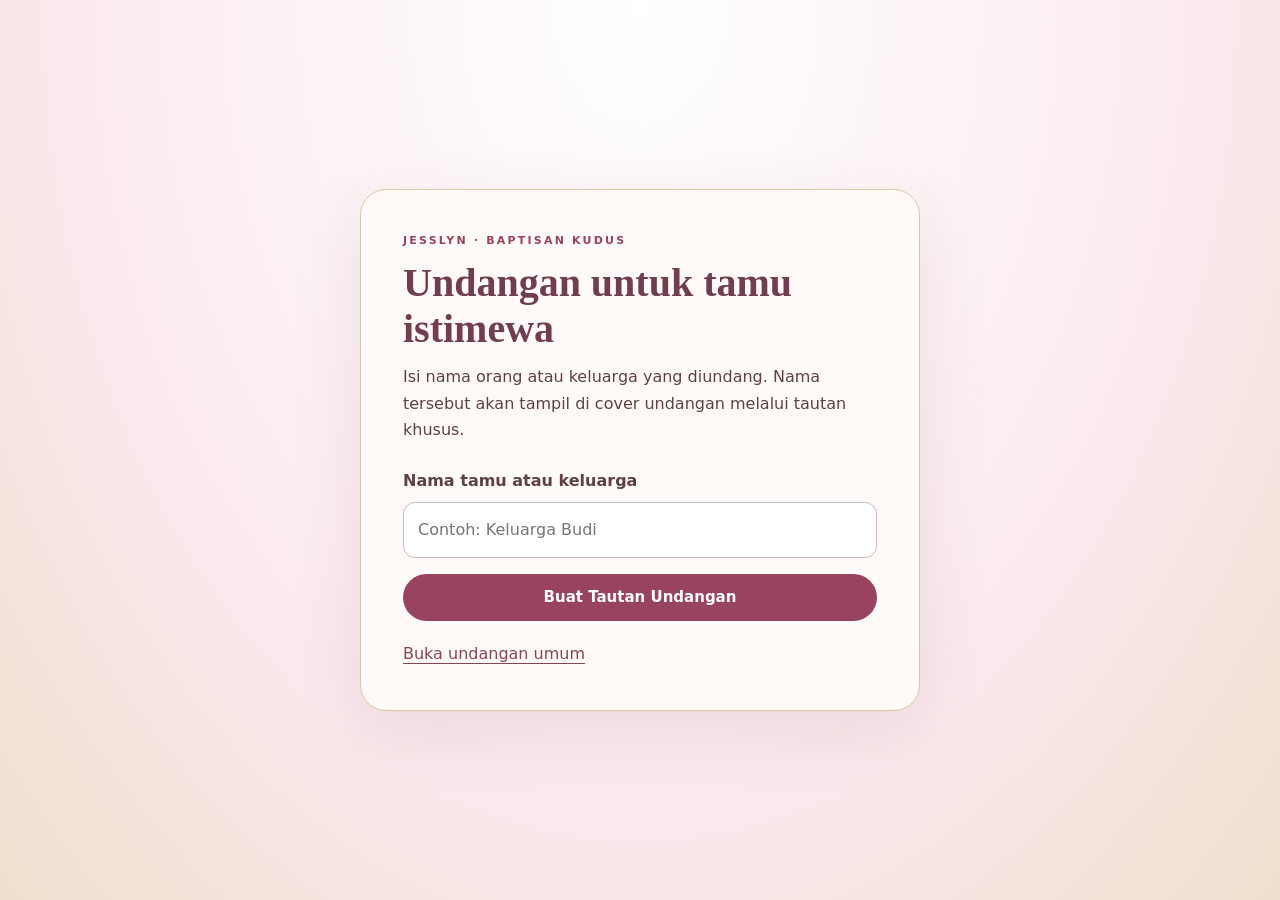
<file: undangan-jesslyn/tamu.html>
<!doctype html>
<html lang="id">
<head>
  <meta charset="utf-8">
  <meta name="viewport" content="width=device-width,initial-scale=1">
  <meta name="robots" content="noindex,nofollow">
  <title>Buat Tautan Tamu — Baptisan Kudus Jesslyn</title>
  <style>
    *{box-sizing:border-box}
    body{margin:0;min-height:100vh;min-height:100svh;display:grid;place-items:center;padding:28px 18px;background:radial-gradient(ellipse at top,#fff,#fae9ec 65%,#eedfcd);color:#5e4241;font:16px/1.65 system-ui,sans-serif}
    main{width:min(100%,560px);padding:clamp(24px,6vw,42px);border:1px solid #dbc7a7;border-radius:26px;background:#fffaf8;box-shadow:0 22px 70px #733e501c}
    .eyebrow{margin:0;color:#984360;letter-spacing:.2em;font-size:11px;font-weight:700;text-transform:uppercase}
    h1{margin:10px 0;font:600 clamp(30px,7vw,40px)/1.15 Georgia,serif;color:#703e50}
    p{margin:12px 0 24px}
    label{display:block;font-weight:600;margin:0 0 8px}
    input{width:100%;min-width:0;padding:14px;border:1px solid #d2b7bd;border-radius:12px;background:white;color:#5e4241;font:inherit}
    input:focus-visible,button:focus-visible,a:focus-visible{outline:3px solid #984360;outline-offset:3px}
    button,.button{display:inline-block;cursor:pointer;border:0;border-radius:999px;padding:13px 22px;background:#984360;color:white;text-decoration:none;font:600 15px/1.4 system-ui,sans-serif;text-align:center}
    form>button{width:100%;margin-top:16px}
    #result{margin-top:28px;border-top:1px solid #ead9d9;padding-top:22px}
    #result[hidden]{display:none}
    .recipient{padding:17px;text-align:center;border-radius:16px;background:#f7e8eb;overflow-wrap:anywhere}
    .recipient small{display:block;color:#805f66}
    .recipient strong{display:block;font:600 27px/1.3 Georgia,serif;color:#703e50;margin:6px 0}
    #inviteLink{font-size:13px;margin:8px 0 16px}
    .actions{display:flex;gap:10px;flex-wrap:wrap}
    .secondary{background:#efdee0;color:#703e50}
    #status{margin:12px 0 0;min-height:1.65em;font-size:14px;color:#703e50}
    .back{display:inline-block;margin-top:20px;color:#874657;text-underline-offset:4px}
  </style>
</head>
<body>
  <main>
    <p class="eyebrow">Jesslyn · Baptisan Kudus</p>
    <h1>Undangan untuk tamu istimewa</h1>
    <p id="guestHint">Isi nama orang atau keluarga yang diundang. Nama tersebut akan tampil di cover undangan melalui tautan khusus.</p>
    <form id="guestForm">
      <label for="guestInput">Nama tamu atau keluarga</label>
      <input id="guestInput" type="text" name="nama" placeholder="Contoh: Keluarga Budi" autocomplete="off" maxlength="160" aria-describedby="guestHint" required>
      <button type="submit">Buat Tautan Undangan</button>
    </form>
    <section id="result" aria-label="Tautan undangan tamu" hidden>
      <div class="recipient"><small>Di cover undangan akan tampil:</small><span>Kepada Yth.</span><strong id="recipientName"></strong></div>
      <label for="inviteLink" style="margin-top:18px">Tautan untuk dibagikan</label>
      <input id="inviteLink" readonly>
      <div class="actions">
        <button id="copyLink" type="button">Salin Tautan</button>
        <a id="previewLink" class="button secondary" target="_blank" rel="noopener">Lihat Undangan</a>
      </div>
      <p id="status" role="status" aria-live="polite"></p>
    </section>
    <a class="back" href="./">Buka undangan umum</a>
  </main>
  <script>
    (function(){
      const form=document.getElementById('guestForm');
      const nameInput=document.getElementById('guestInput');
      const result=document.getElementById('result');
      const recipient=document.getElementById('recipientName');
      const linkInput=document.getElementById('inviteLink');
      const preview=document.getElementById('previewLink');
      const status=document.getElementById('status');
      nameInput.value=(new URLSearchParams(window.location.search).get('to')||'').trim().slice(0,160);
      function update(){
        const name=nameInput.value.trim();
        status.textContent='';
        if(!name){
          result.hidden=true;
          recipient.textContent='';linkInput.value='';preview.removeAttribute('href');
          return false;
        }
        const url=new URL('./',window.location.href);
        url.searchParams.set('to',name);
        recipient.textContent=name;
        linkInput.value=url.href;
        preview.href=url.href;
        result.hidden=false;
        return true;
      }
      form.addEventListener('submit',function(e){
        e.preventDefault();
        if(!update()){nameInput.setCustomValidity('Isi nama tamu atau keluarga terlebih dahulu.');nameInput.reportValidity();nameInput.focus();return;}
        linkInput.focus();
        linkInput.select();
      });
      nameInput.addEventListener('input',function(){nameInput.setCustomValidity('');if(!result.hidden)update();});
      document.getElementById('copyLink').addEventListener('click',async function(){
        if(!update())return;
        try{
          await navigator.clipboard.writeText(linkInput.value);
          status.textContent='Tautan berhasil disalin. Siap dibagikan kepada tamu.';
        }catch(e){
          linkInput.focus();linkInput.select();
          let copied=false;
          try{copied=document.execCommand('copy');}catch(error){}
          status.textContent=copied?'Tautan berhasil disalin. Siap dibagikan kepada tamu.':'Pilih dan salin tautan di atas.';
        }
      });
    })();
  </script>
</body>
</html>
</file>
<file: undangan-jesslyn/assets/guestbook.css>
#ucapan .gb-form{margin-top:28px;text-align:left}
#ucapan .gb-form .eyebrow{margin:0 0 18px}
#ucapan .gb-form input,#ucapan .gb-form textarea,#ucapan .gb-reply-form input,#ucapan .gb-reply-form textarea{font-size:16px}
#ucapan .gb-form textarea{min-height:120px;resize:vertical}
#ucapan .gb-help{font:12px/1.8 var(--font-ui);color:var(--ink-soft);margin:12px 0 0;text-align:center}
#ucapan .gb-status{font:13px/1.7 var(--font-ui);min-height:1.7em;color:#874657;margin:12px 0 0;overflow-wrap:anywhere}
#ucapan .gb-status[data-error="true"]{color:#a03940}
#ucapan .gb-composer-tools{display:flex;align-items:center;justify-content:space-between;gap:12px;margin:10px 0 18px}
#ucapan .gb-emoji-toggle{border:1px solid #d9c0c7;background:#fffaf8;color:#874657;border-radius:12px;padding:10px 14px;cursor:pointer;font:500 13px/1.5 var(--font-ui)}
#ucapan .gb-emoji-picker{display:flex;flex-wrap:wrap;gap:8px;padding:12px;border:1px solid #ecd8dd;border-radius:14px;background:#fffaf8;margin-bottom:18px}
#ucapan .gb-emoji-picker button{font-size:26px;line-height:1;min-width:42px;min-height:42px;border:0;border-radius:10px;background:#f8e9ed;cursor:pointer}
#ucapan .gb-char-count{font:11px/1.5 var(--font-ui);color:var(--ink-soft)}
#ucapan .gb-submit{width:100%;border:0;cursor:pointer;background:linear-gradient(120deg,#a65c78,#87465d);color:#fff;box-shadow:0 10px 24px -14px #87465d;letter-spacing:.12em}
#ucapan .gb-wa{width:100%;margin-top:10px;letter-spacing:.06em;padding:12px 18px;font-size:11px;cursor:pointer}
#ucapan button:disabled{opacity:.6;cursor:wait}
#ucapan button:focus-visible,#ucapan input:focus-visible,#ucapan textarea:focus-visible{outline:3px solid #b58566;outline-offset:3px}
#ucapan .gb-honey{position:absolute!important;left:-10000px;width:1px;height:1px;overflow:hidden}
#ucapan .gb-board{margin-top:34px;padding:clamp(20px,5vw,30px);background:rgba(255,250,248,.86);border:1px solid #e7d4cb;border-radius:22px;box-shadow:var(--shadow-card)}
#ucapan .gb-board-head{display:flex;align-items:flex-start;justify-content:space-between;gap:12px;margin-bottom:8px}
#ucapan .gb-board-head h3{font:600 clamp(23px,5.5vw,29px)/1.3 var(--font-display);color:#703e50;margin:0 0 6px}
#ucapan #wishCount{font:11px/1.5 var(--font-ui);color:var(--ink-soft)}
#ucapan .gb-refresh{background:transparent;border:1px solid #ddc5cd;border-radius:999px;color:#874657;padding:8px 12px;font:500 11px/1.5 var(--font-ui);cursor:pointer;white-space:nowrap}
#ucapan .gb-empty{font:14px/1.9 var(--font-ui);color:var(--ink-soft);padding:18px 0;margin:0;text-align:center}
#ucapan .gb-entry{padding:24px 0;border-bottom:1px solid #eadbd7;text-align:left;min-width:0}
#ucapan .gb-entry:last-child{border-bottom:0;padding-bottom:4px}
#ucapan .gb-entry-head{display:flex;justify-content:space-between;align-items:flex-start;gap:12px}
#ucapan .gb-name{font:600 15px/1.6 var(--font-ui);color:#654049;overflow-wrap:anywhere;margin:0}
#ucapan .gb-badge{flex:none;border-radius:999px;padding:5px 10px;font:500 10px/1.5 var(--font-ui);background:#f0e6d3;color:#7a6542;max-width:47%;text-align:center}
#ucapan .gb-badge[data-state="hadir"]{background:#e4efe1;color:#49734d}
#ucapan .gb-badge[data-state="tidak"]{background:#f7e1e0;color:#a45054}
#ucapan .gb-message{font:14px/1.9 var(--font-ui);color:#785960;white-space:pre-wrap;overflow-wrap:anywhere;margin:13px 0 18px}
#ucapan .gb-entry-foot{display:flex;justify-content:space-between;align-items:center;gap:14px}
#ucapan .gb-time{font:10px/1.8 var(--font-ui);color:#9a7d80}
#ucapan .gb-time span{display:block}
#ucapan .gb-actions{display:flex;align-items:center;gap:14px;flex-wrap:wrap;justify-content:flex-end}
#ucapan .gb-text-button{display:inline-flex;align-items:center;gap:5px;border:0;padding:6px 0;background:transparent;color:#875b67;cursor:pointer;font:500 12px/1.4 var(--font-ui)}
#ucapan .gb-like[aria-pressed="true"]{color:#b84d73}
#ucapan .gb-heart{font-family:Arial,sans-serif;font-size:23px;line-height:1}
#ucapan .gb-delete{font-size:10px;color:#a58b8d}
#ucapan .gb-reply-form{display:grid;gap:10px;margin-top:18px;padding:16px;border-radius:14px;background:#f6e9eb}
#ucapan .gb-reply-form label{font:500 12px/1.6 var(--font-ui);color:#78525e}
#ucapan .gb-reply-form input,#ucapan .gb-reply-form textarea{display:block;width:100%;padding:10px 12px;border:1px solid #dac3c9;border-radius:10px;background:#fffcfa;color:#654049;font-family:var(--font-ui);margin-top:5px}
#ucapan .gb-reply-form textarea{resize:vertical;min-height:88px}
#ucapan .gb-reply-send{border:0;border-radius:999px;padding:11px 18px;background:#984360;color:white;font:500 12px/1.5 var(--font-ui);cursor:pointer;justify-self:start}
#ucapan .gb-replies{margin-top:16px;border-left:2px solid #e6ced7;padding-left:16px}
#ucapan .gb-entry.gb-is-reply{padding:16px 0}
#ucapan .gb-is-reply .gb-name{font-size:13px}
#ucapan .gb-is-reply .gb-message{font-size:13px;margin:8px 0 12px}
#ucapan .gb-is-reply .gb-badge{display:none}
#ucapan .gb-replies-note{font:10px/1.6 var(--font-ui);color:#9a7d80;margin:10px 0 0}
#ucapan .gb-more{display:block;margin:22px auto 0;padding:12px 20px;border:1px solid #d8b7c4;background:#fffaf8;border-radius:999px;color:#874657;font:500 12px/1.5 var(--font-ui);cursor:pointer}
#ucapan [hidden]{display:none!important}
@media(max-width:380px){#ucapan .gb-actions{gap:10px}#ucapan .gb-badge{font-size:9px;padding:5px 8px}#ucapan .gb-board{padding:18px}#ucapan .gb-entry-foot{gap:8px}}
</file>
